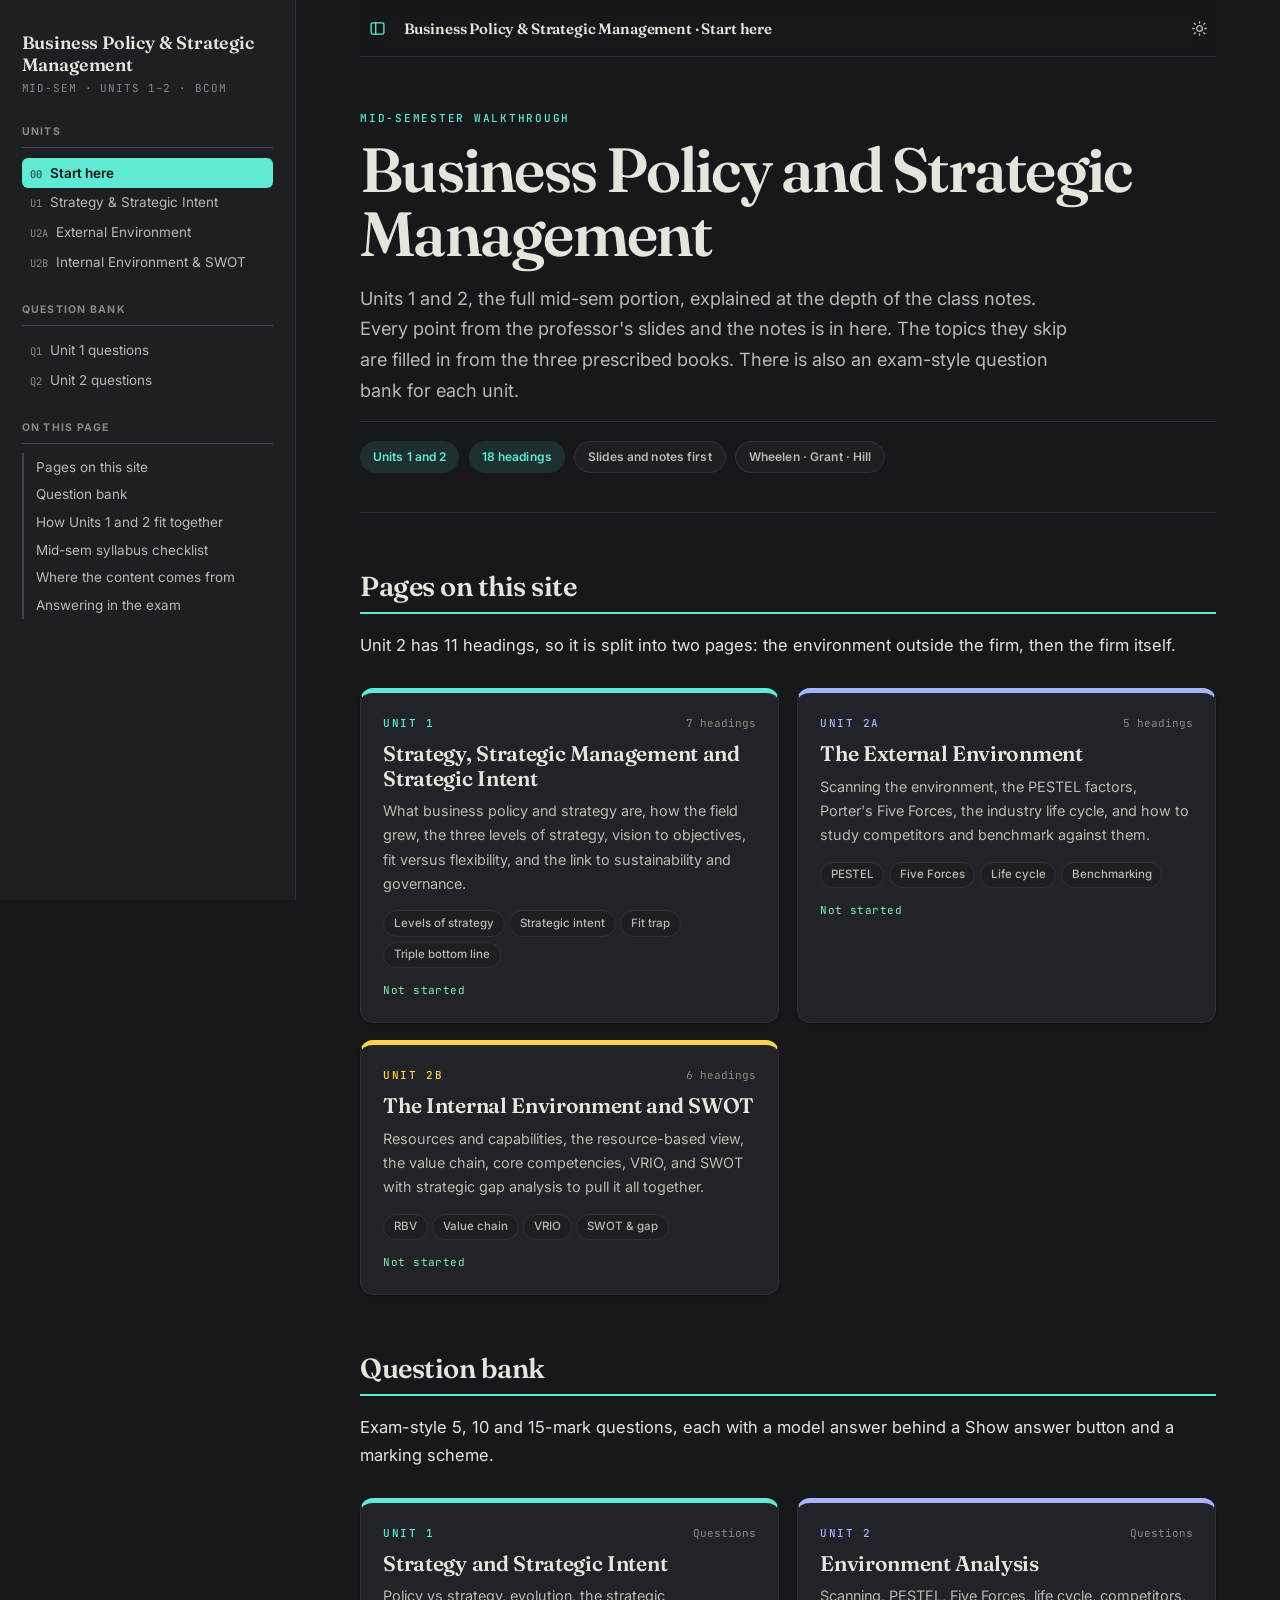
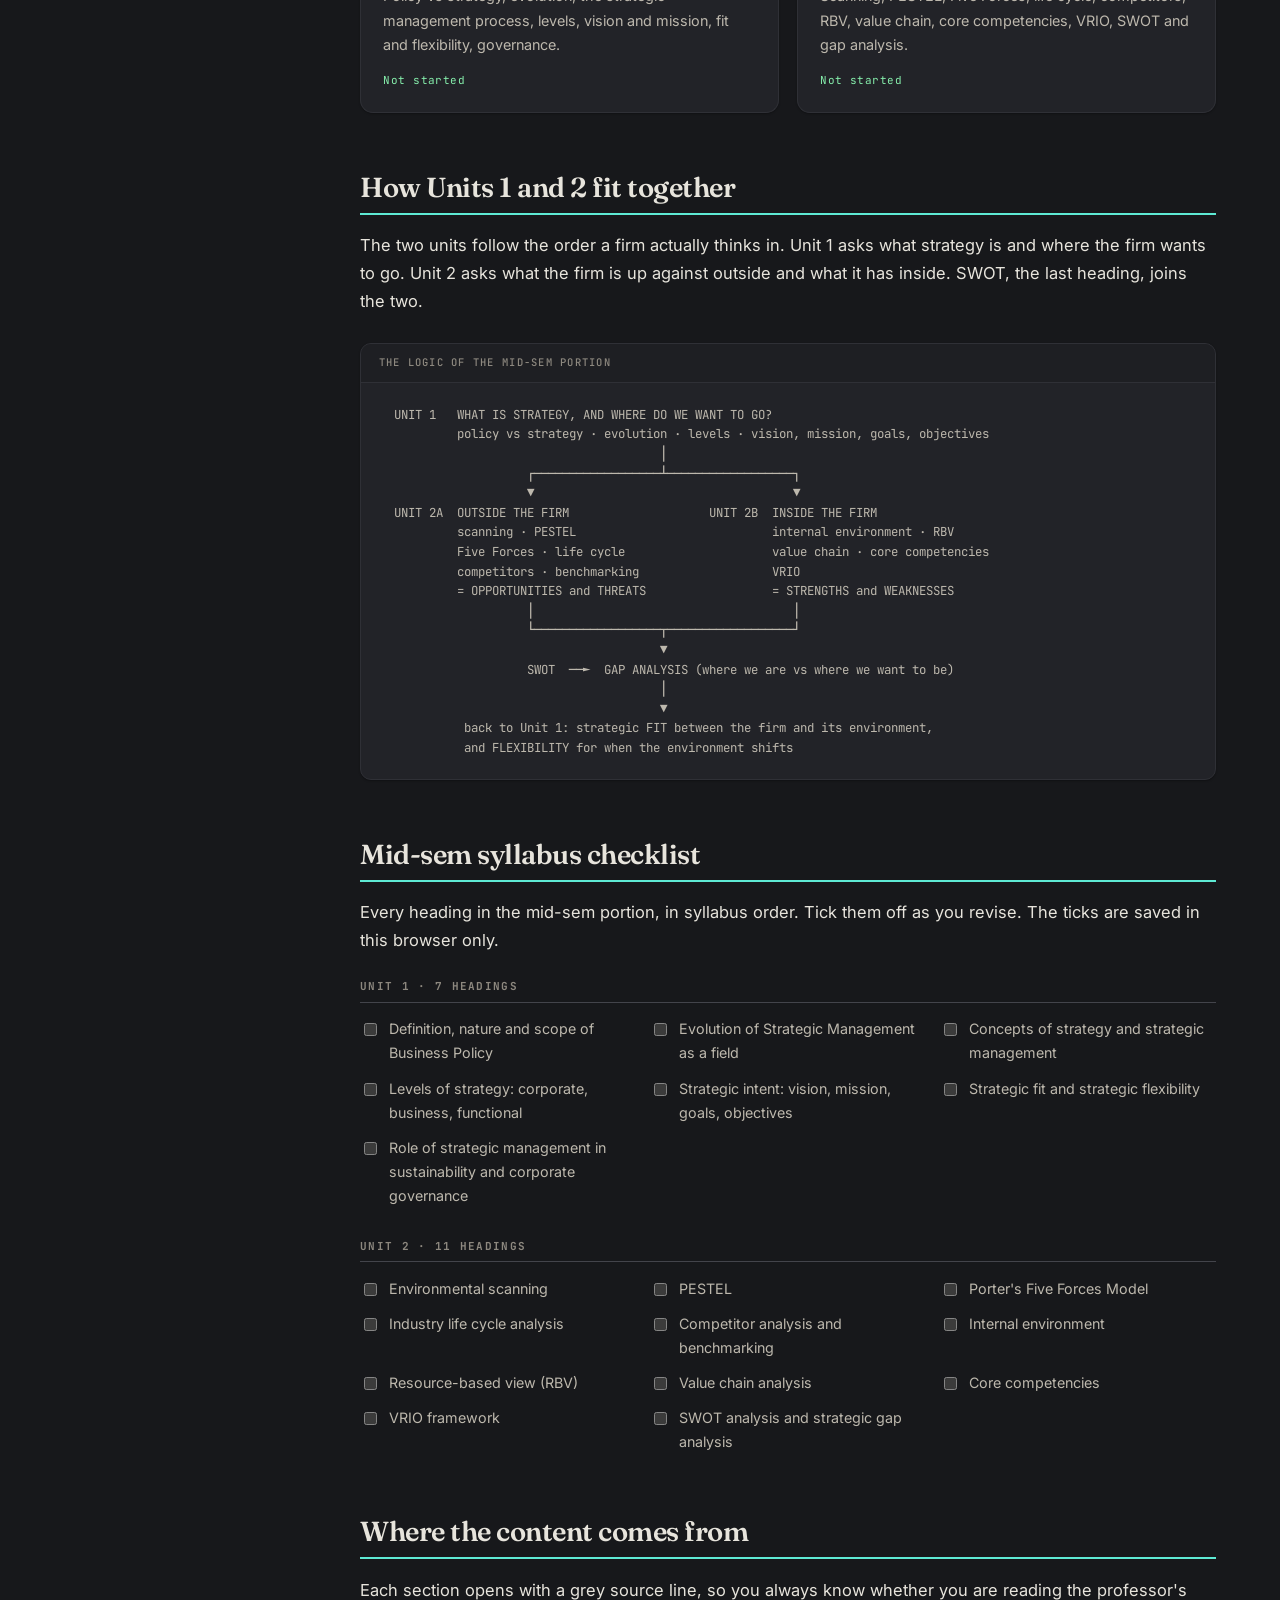
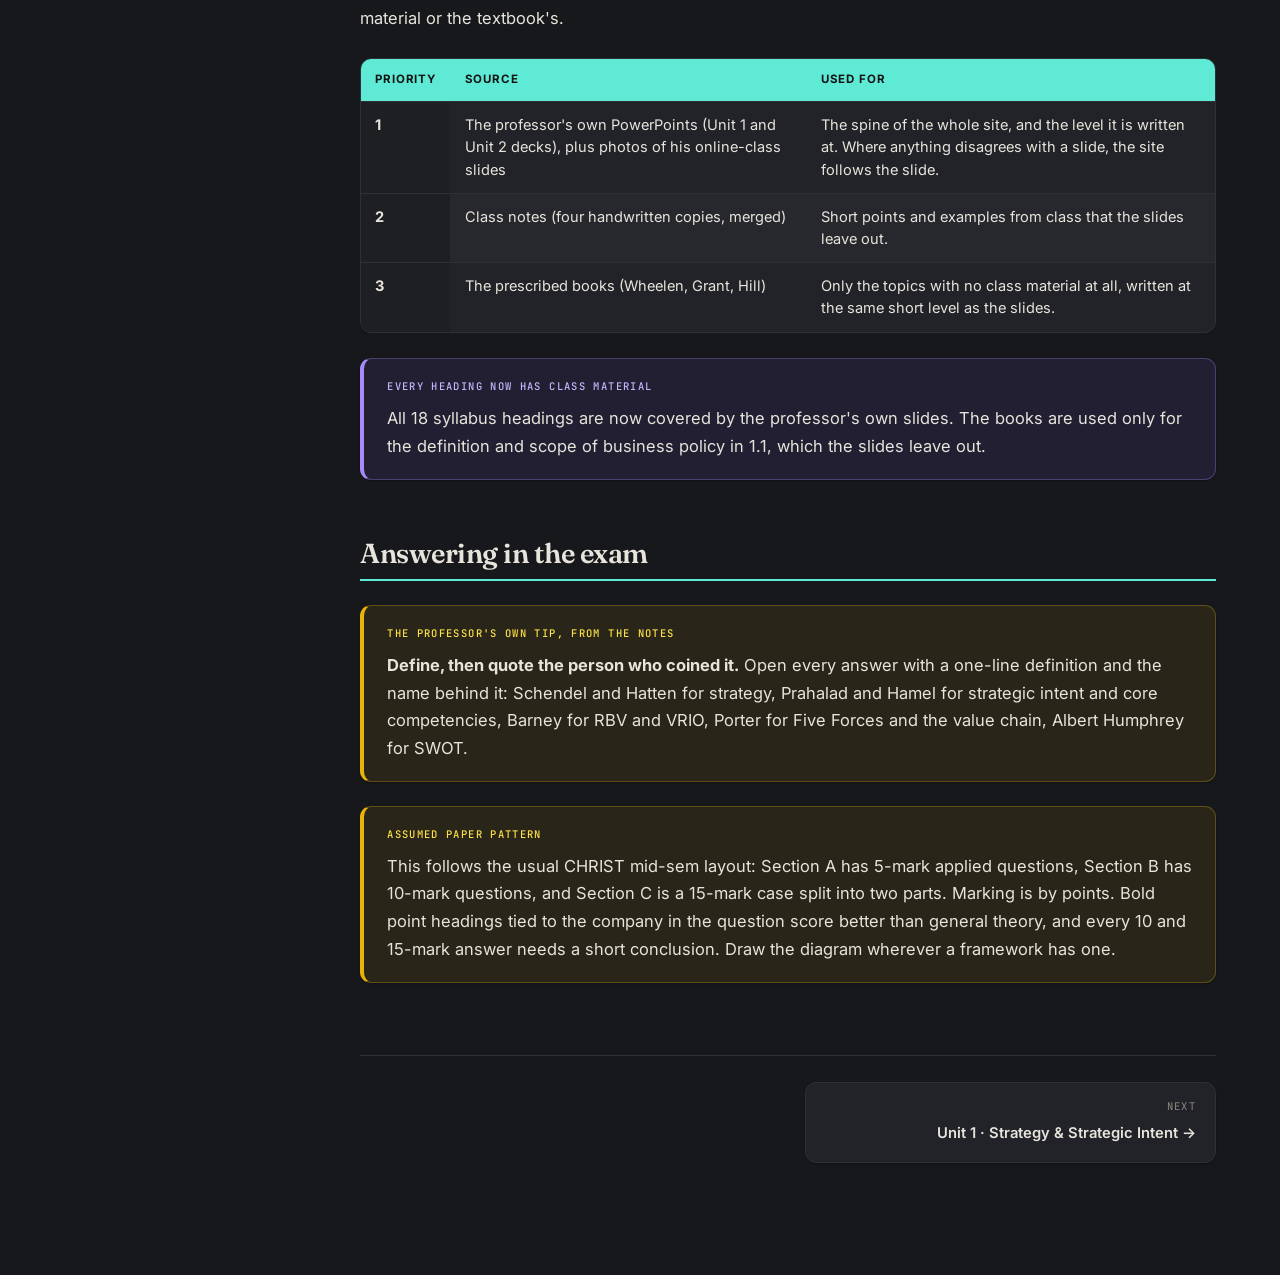
<file: index.html>
<!DOCTYPE html>
<html lang="en">
<head>
<meta charset="utf-8">
<meta name="viewport" content="width=device-width, initial-scale=1">
<title>Business Policy &amp; Strategic Management · Mid-sem Study Guide</title>
<link rel="stylesheet" href="assets/style.css?v=2">
<script src="assets/study.js?v=2"></script>
</head>
<body data-unit="0">
<div class="shell">

<aside class="sidebar">
  <a class="side-brand" href="index.html">Business Policy &amp; Strategic Management</a>
  <div class="side-code">Mid-sem · Units 1–2 · BCom</div>
  <div class="side-group">
    <h4>Units</h4>
    <a class="side-unit current" href="index.html"><span class="su-n">00</span><span>Start here</span></a>
    <a class="side-unit" href="unit1.html"><span class="su-n">U1</span><span>Strategy &amp; Strategic Intent</span></a>
    <a class="side-unit" href="unit2a.html"><span class="su-n">U2A</span><span>External Environment</span></a>
    <a class="side-unit" href="unit2b.html"><span class="su-n">U2B</span><span>Internal Environment &amp; SWOT</span></a>
  </div>
  <div class="side-group">
    <h4>Question bank</h4>
    <a class="side-unit" href="qbank-unit1.html"><span class="su-n">Q1</span><span>Unit 1 questions</span></a>
    <a class="side-unit" href="qbank-unit2.html"><span class="su-n">Q2</span><span>Unit 2 questions</span></a>
  </div>
  <div class="side-group">
    <h4>On this page</h4>
    <ul class="side-toc">
      <li><a href="#units">Pages on this site</a></li>
      <li><a href="#qbank">Question bank</a></li>
      <li><a href="#spine">How Units 1 and 2 fit together</a></li>
      <li><a href="#checklist">Mid-sem syllabus checklist</a></li>
      <li><a href="#sources">Where the content comes from</a></li>
      <li><a href="#exam">Answering in the exam</a></li>
    </ul>
  </div>
</aside>

<main>
<div class="wrap">

  <div class="hero">
    <div class="mh-eyebrow">Mid-semester walkthrough</div>
    <h1>Business Policy and Strategic Management</h1>
    <p class="lede">Units 1 and 2, the full mid-sem portion, explained at the depth of the class notes. Every point from the professor's slides and the notes is in here. The topics they skip are filled in from the three prescribed books. There is also an exam-style question bank for each unit.</p>
    <div class="mh-meta">
      <span class="chip">Units 1 and 2</span>
      <span class="chip">18 headings</span>
      <span class="chip plain">Slides and notes first</span>
      <span class="chip plain">Wheelen · Grant · Hill</span>
    </div>
  </div>

  <h2 class="sec" id="units">Pages on this site</h2>
  <p>Unit 2 has 11 headings, so it is split into two pages: the environment outside the firm, then the firm itself.</p>

  <div class="unit-grid">
    <a class="unit-card" data-u="1" data-page="unit1.html" href="unit1.html">
      <div class="uc-top"><span class="uc-n">Unit 1</span><span class="uc-hrs">7 headings</span></div>
      <h3>Strategy, Strategic Management and Strategic Intent</h3>
      <p>What business policy and strategy are, how the field grew, the three levels of strategy, vision to objectives, fit versus flexibility, and the link to sustainability and governance.</p>
      <div class="uc-tags"><span>Levels of strategy</span><span>Strategic intent</span><span>Fit trap</span><span>Triple bottom line</span></div>
    </a>
    <a class="unit-card" data-u="2" data-page="unit2a.html" href="unit2a.html">
      <div class="uc-top"><span class="uc-n">Unit 2A</span><span class="uc-hrs">5 headings</span></div>
      <h3>The External Environment</h3>
      <p>Scanning the environment, the PESTEL factors, Porter's Five Forces, the industry life cycle, and how to study competitors and benchmark against them.</p>
      <div class="uc-tags"><span>PESTEL</span><span>Five Forces</span><span>Life cycle</span><span>Benchmarking</span></div>
    </a>
    <a class="unit-card" data-u="3" data-page="unit2b.html" href="unit2b.html">
      <div class="uc-top"><span class="uc-n">Unit 2B</span><span class="uc-hrs">6 headings</span></div>
      <h3>The Internal Environment and SWOT</h3>
      <p>Resources and capabilities, the resource-based view, the value chain, core competencies, VRIO, and SWOT with strategic gap analysis to pull it all together.</p>
      <div class="uc-tags"><span>RBV</span><span>Value chain</span><span>VRIO</span><span>SWOT &amp; gap</span></div>
    </a>
  </div>

  <h2 class="sec" id="qbank">Question bank</h2>
  <p>Exam-style 5, 10 and 15-mark questions, each with a model answer behind a Show answer button and a marking scheme.</p>
  <div class="unit-grid">
    <a class="unit-card" data-u="1" data-page="qbank-unit1.html" href="qbank-unit1.html">
      <div class="uc-top"><span class="uc-n">Unit 1</span><span class="uc-hrs">Questions</span></div>
      <h3>Strategy and Strategic Intent</h3>
      <p>Policy vs strategy, evolution, the strategic management process, levels, vision and mission, fit and flexibility, governance.</p>
    </a>
    <a class="unit-card" data-u="2" data-page="qbank-unit2.html" href="qbank-unit2.html">
      <div class="uc-top"><span class="uc-n">Unit 2</span><span class="uc-hrs">Questions</span></div>
      <h3>Environment Analysis</h3>
      <p>Scanning, PESTEL, Five Forces, life cycle, competitors, RBV, value chain, core competencies, VRIO, SWOT and gap analysis.</p>
    </a>
  </div>

  <h2 class="sec" id="spine">How Units 1 and 2 fit together</h2>
  <p>The two units follow the order a firm actually thinks in. Unit 1 asks what strategy is and where the firm wants to go. Unit 2 asks what the firm is up against outside and what it has inside. SWOT, the last heading, joins the two.</p>

  <figure class="dia">
    <figcaption>The logic of the mid-sem portion</figcaption>
<pre>
  UNIT 1   WHAT IS STRATEGY, AND WHERE DO WE WANT TO GO?
           policy vs strategy · evolution · levels · vision, mission, goals, objectives
                                        │
                     ┌──────────────────┴──────────────────┐
                     ▼                                     ▼
  UNIT 2A  OUTSIDE THE FIRM                    UNIT 2B  INSIDE THE FIRM
           scanning · PESTEL                            internal environment · RBV
           Five Forces · life cycle                     value chain · core competencies
           competitors · benchmarking                   VRIO
           = OPPORTUNITIES and THREATS                  = STRENGTHS and WEAKNESSES
                     │                                     │
                     └──────────────────┬──────────────────┘
                                        ▼
                     SWOT  ──►  GAP ANALYSIS (where we are vs where we want to be)
                                        │
                                        ▼
            back to Unit 1: strategic FIT between the firm and its environment,
            and FLEXIBILITY for when the environment shifts
</pre>
  </figure>

  <h2 class="sec" id="checklist">Mid-sem syllabus checklist</h2>
  <p>Every heading in the mid-sem portion, in syllabus order. Tick them off as you revise. The ticks are saved in this browser only.</p>

  <div class="checklist">
    <div class="cl-unit">
      <h4>Unit 1 · 7 headings</h4>
      <div class="cl-grid">
        <label><input type="checkbox"> Definition, nature and scope of Business Policy</label>
        <label><input type="checkbox"> Evolution of Strategic Management as a field</label>
        <label><input type="checkbox"> Concepts of strategy and strategic management</label>
        <label><input type="checkbox"> Levels of strategy: corporate, business, functional</label>
        <label><input type="checkbox"> Strategic intent: vision, mission, goals, objectives</label>
        <label><input type="checkbox"> Strategic fit and strategic flexibility</label>
        <label><input type="checkbox"> Role of strategic management in sustainability and corporate governance</label>
      </div>
    </div>
    <div class="cl-unit">
      <h4>Unit 2 · 11 headings</h4>
      <div class="cl-grid">
        <label><input type="checkbox"> Environmental scanning</label>
        <label><input type="checkbox"> PESTEL</label>
        <label><input type="checkbox"> Porter's Five Forces Model</label>
        <label><input type="checkbox"> Industry life cycle analysis</label>
        <label><input type="checkbox"> Competitor analysis and benchmarking</label>
        <label><input type="checkbox"> Internal environment</label>
        <label><input type="checkbox"> Resource-based view (RBV)</label>
        <label><input type="checkbox"> Value chain analysis</label>
        <label><input type="checkbox"> Core competencies</label>
        <label><input type="checkbox"> VRIO framework</label>
        <label><input type="checkbox"> SWOT analysis and strategic gap analysis</label>
      </div>
    </div>
  </div>

  <h2 class="sec" id="sources">Where the content comes from</h2>
  <p>Each section opens with a grey source line, so you always know whether you are reading the professor's material or the textbook's.</p>

  <div class="tbl-scroll">
  <table>
    <thead><tr><th>Priority</th><th>Source</th><th>Used for</th></tr></thead>
    <tbody>
      <tr><th>1</th><td>The professor's own PowerPoints (Unit 1 and Unit 2 decks), plus photos of his online-class slides</td><td>The spine of the whole site, and the level it is written at. Where anything disagrees with a slide, the site follows the slide.</td></tr>
      <tr><th>2</th><td>Class notes (four handwritten copies, merged)</td><td>Short points and examples from class that the slides leave out.</td></tr>
      <tr><th>3</th><td>The prescribed books (Wheelen, Grant, Hill)</td><td>Only the topics with no class material at all, written at the same short level as the slides.</td></tr>
    </tbody>
  </table>
  </div>

  <div class="box key">
    <span class="box-label">Every heading now has class material</span>
    <p>All 18 syllabus headings are now covered by the professor's own slides. The books are used only for the definition and scope of business policy in 1.1, which the slides leave out.</p>
  </div>

  <h2 class="sec" id="exam">Answering in the exam</h2>

  <div class="box exam">
    <span class="box-label">The professor's own tip, from the notes</span>
    <p><strong>Define, then quote the person who coined it.</strong> Open every answer with a one-line definition and the name behind it: Schendel and Hatten for strategy, Prahalad and Hamel for strategic intent and core competencies, Barney for RBV and VRIO, Porter for Five Forces and the value chain, Albert Humphrey for SWOT.</p>
  </div>

  <div class="box exam">
    <span class="box-label">Assumed paper pattern</span>
    <p>This follows the usual CHRIST mid-sem layout: Section A has 5-mark applied questions, Section B has 10-mark questions, and Section C is a 15-mark case split into two parts. Marking is by points. Bold point headings tied to the company in the question score better than general theory, and every 10 and 15-mark answer needs a short conclusion. Draw the diagram wherever a framework has one.</p>
  </div>

  <div class="pager">
    <span></span>
    <a class="next" href="unit1.html">
      <span class="pg-lbl">Next</span>
      <span class="pg-ttl">Unit 1 · Strategy &amp; Strategic Intent →</span>
    </a>
  </div>

</div>
</main>
</div>
</body>
</html>
</file>
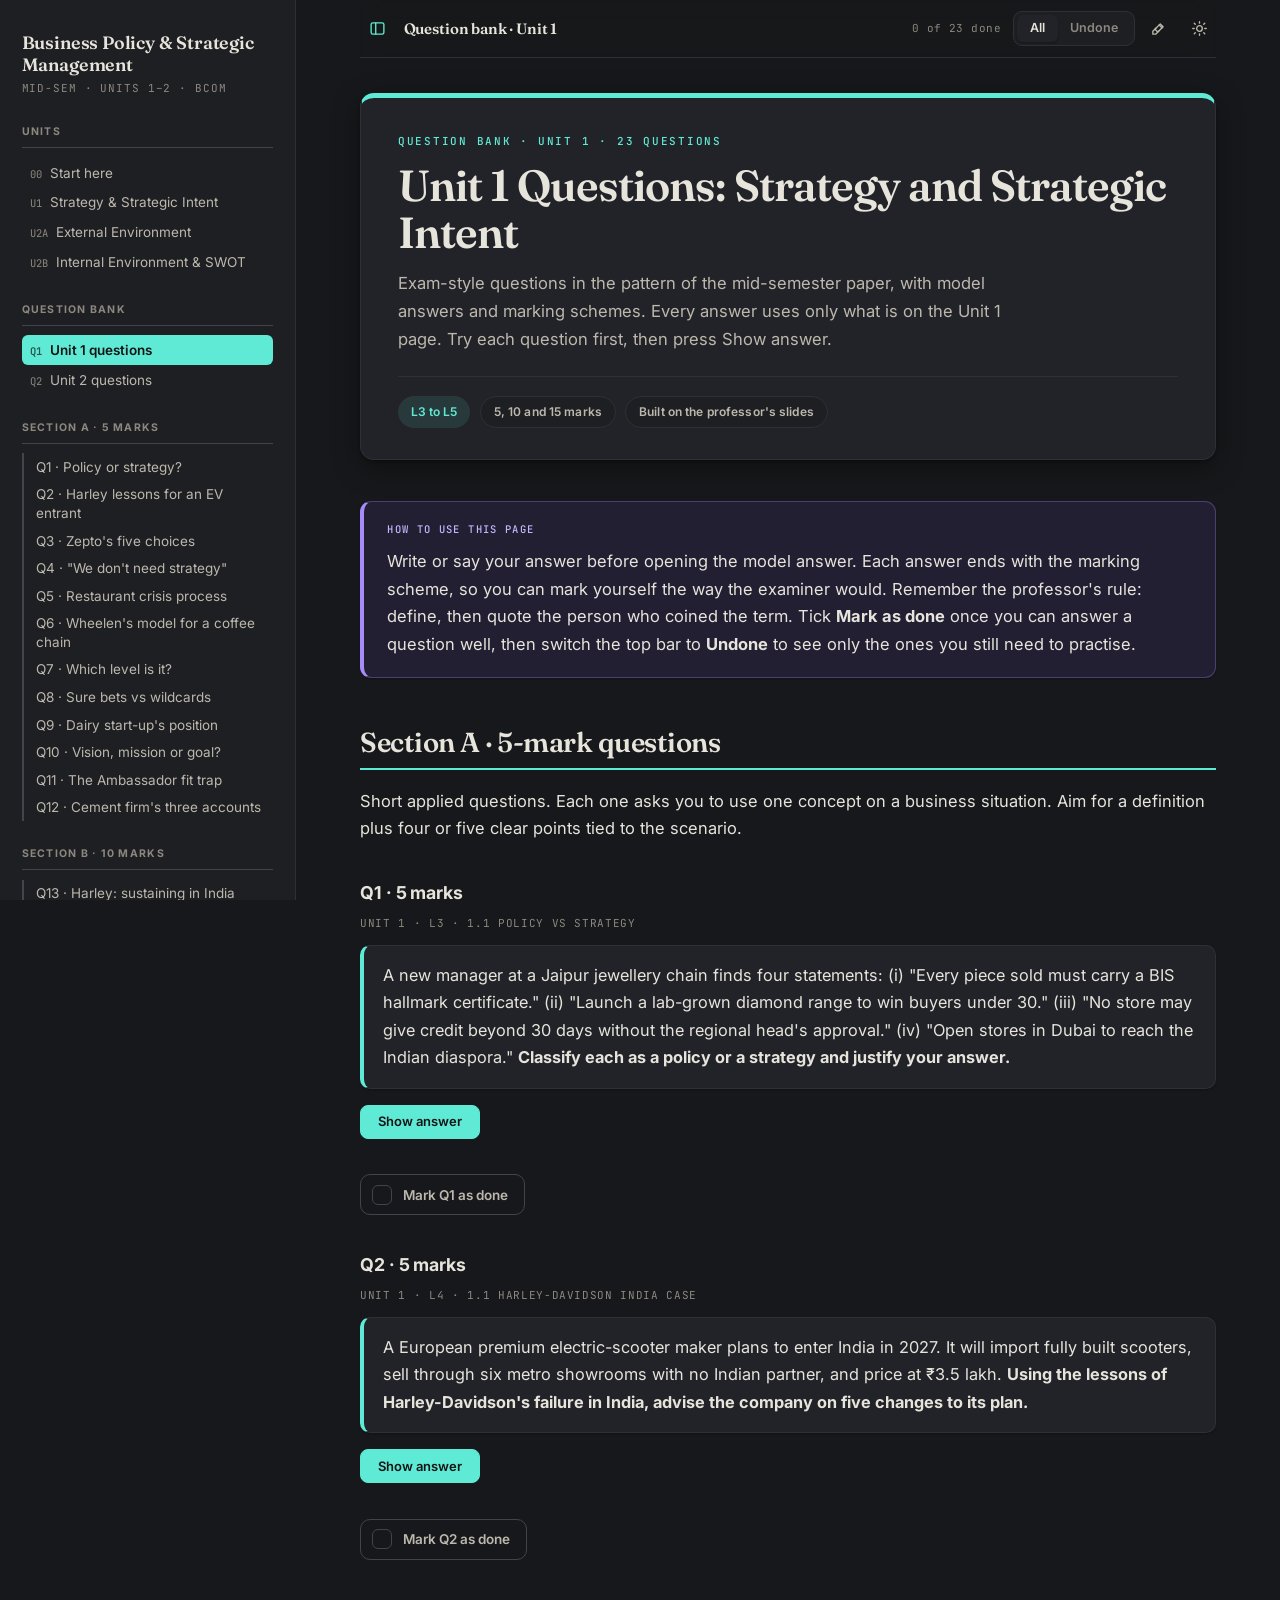
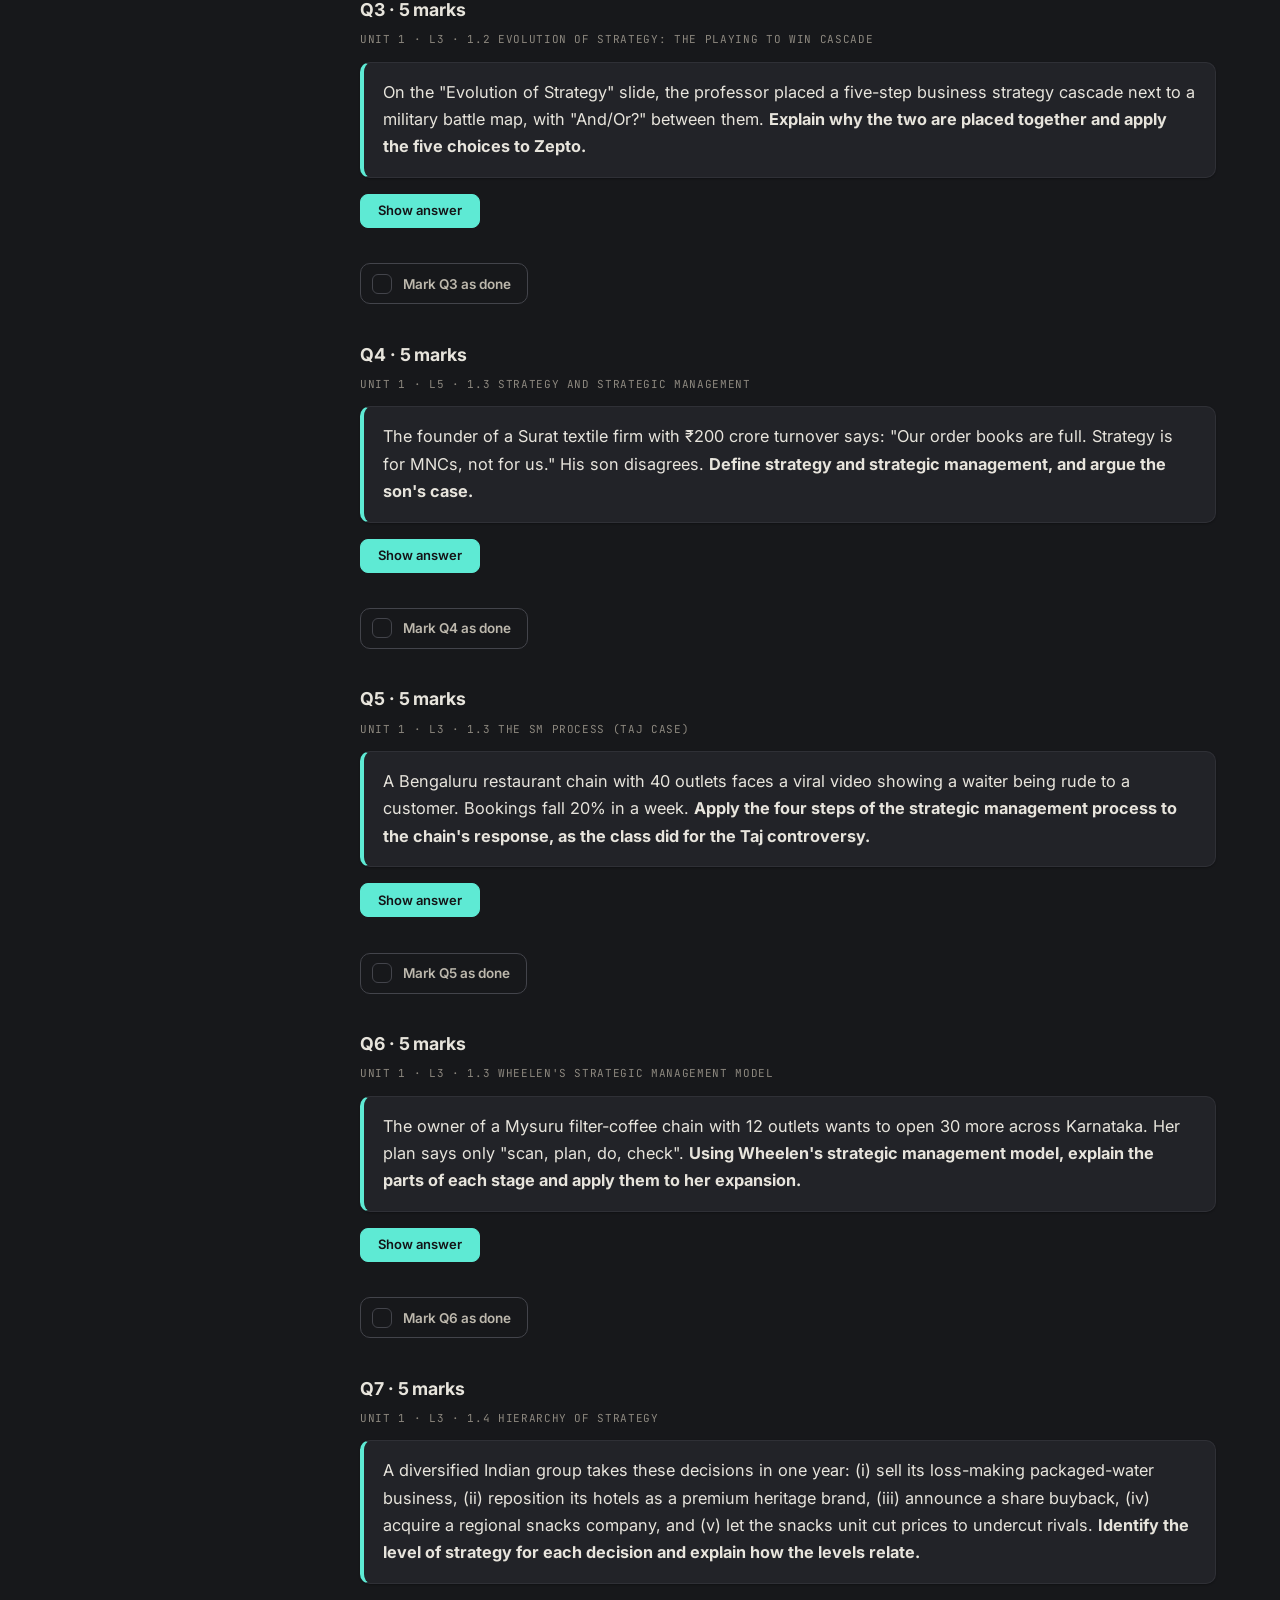
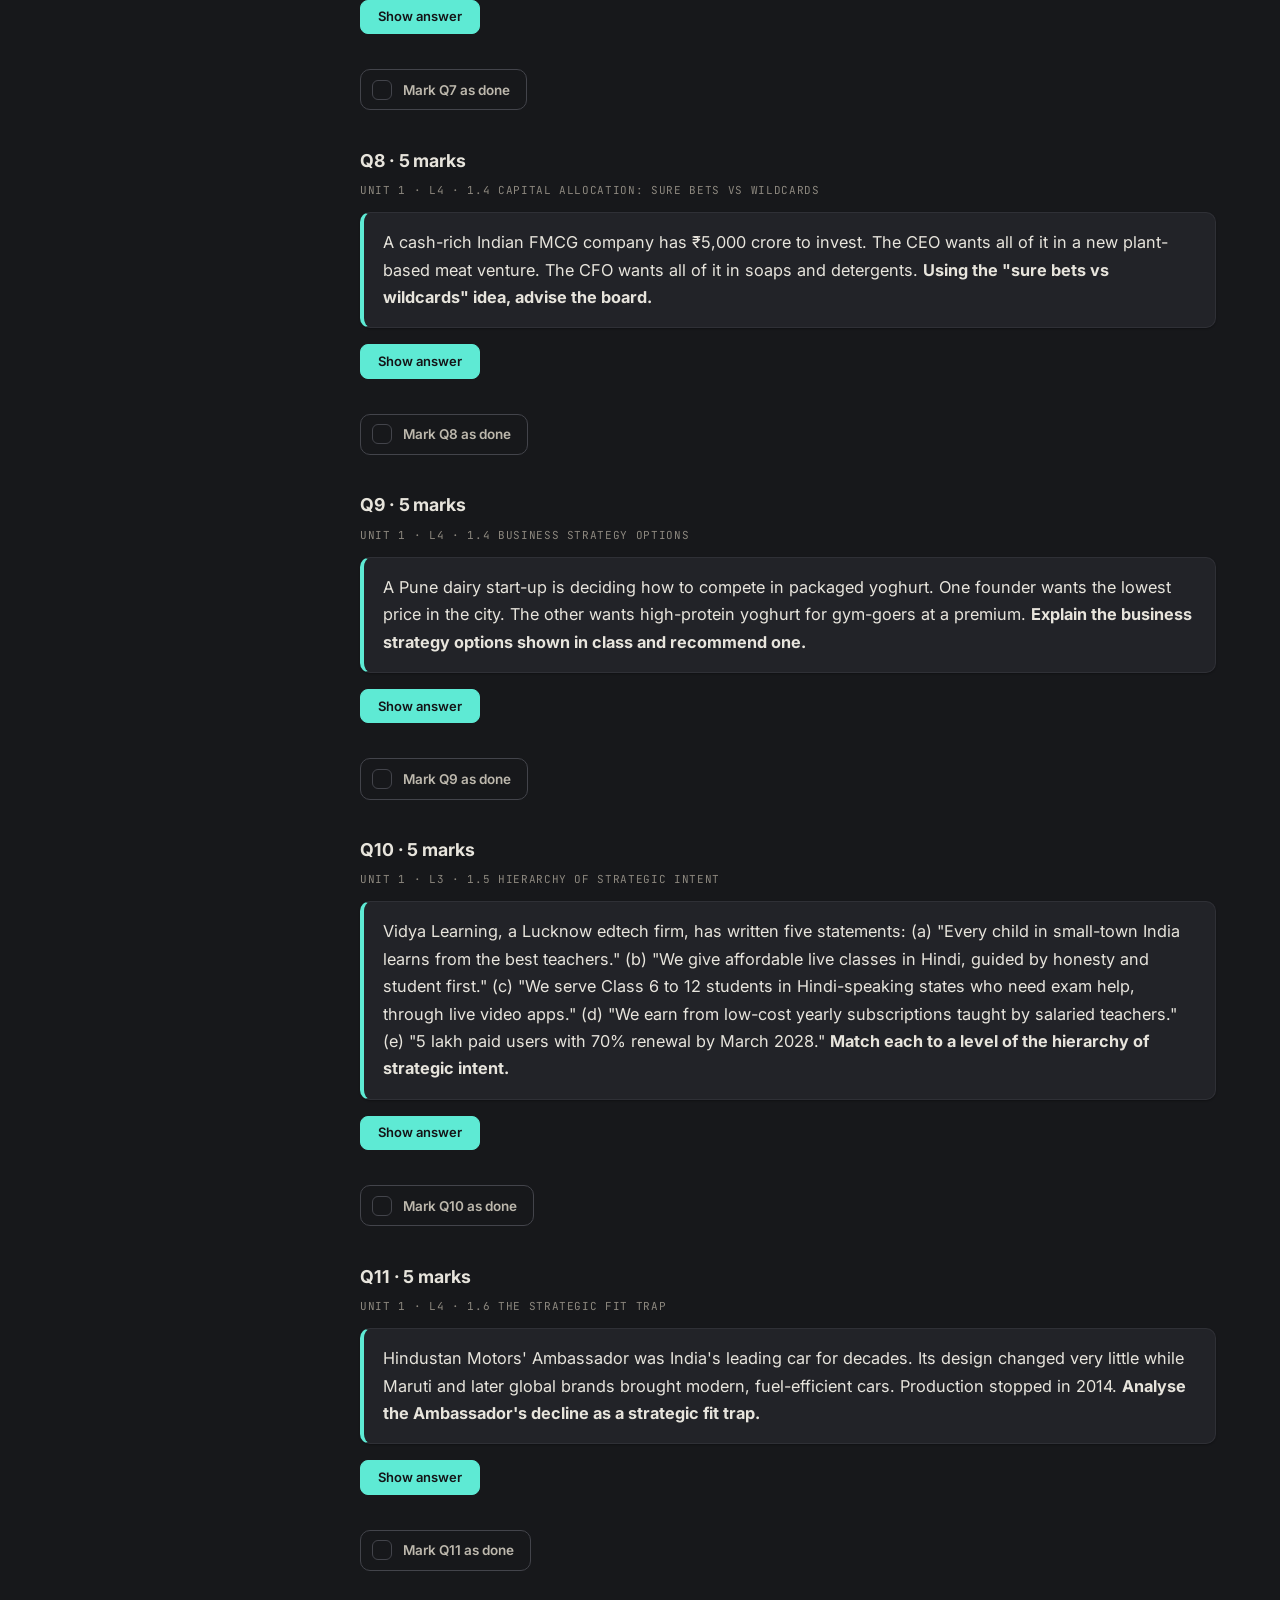
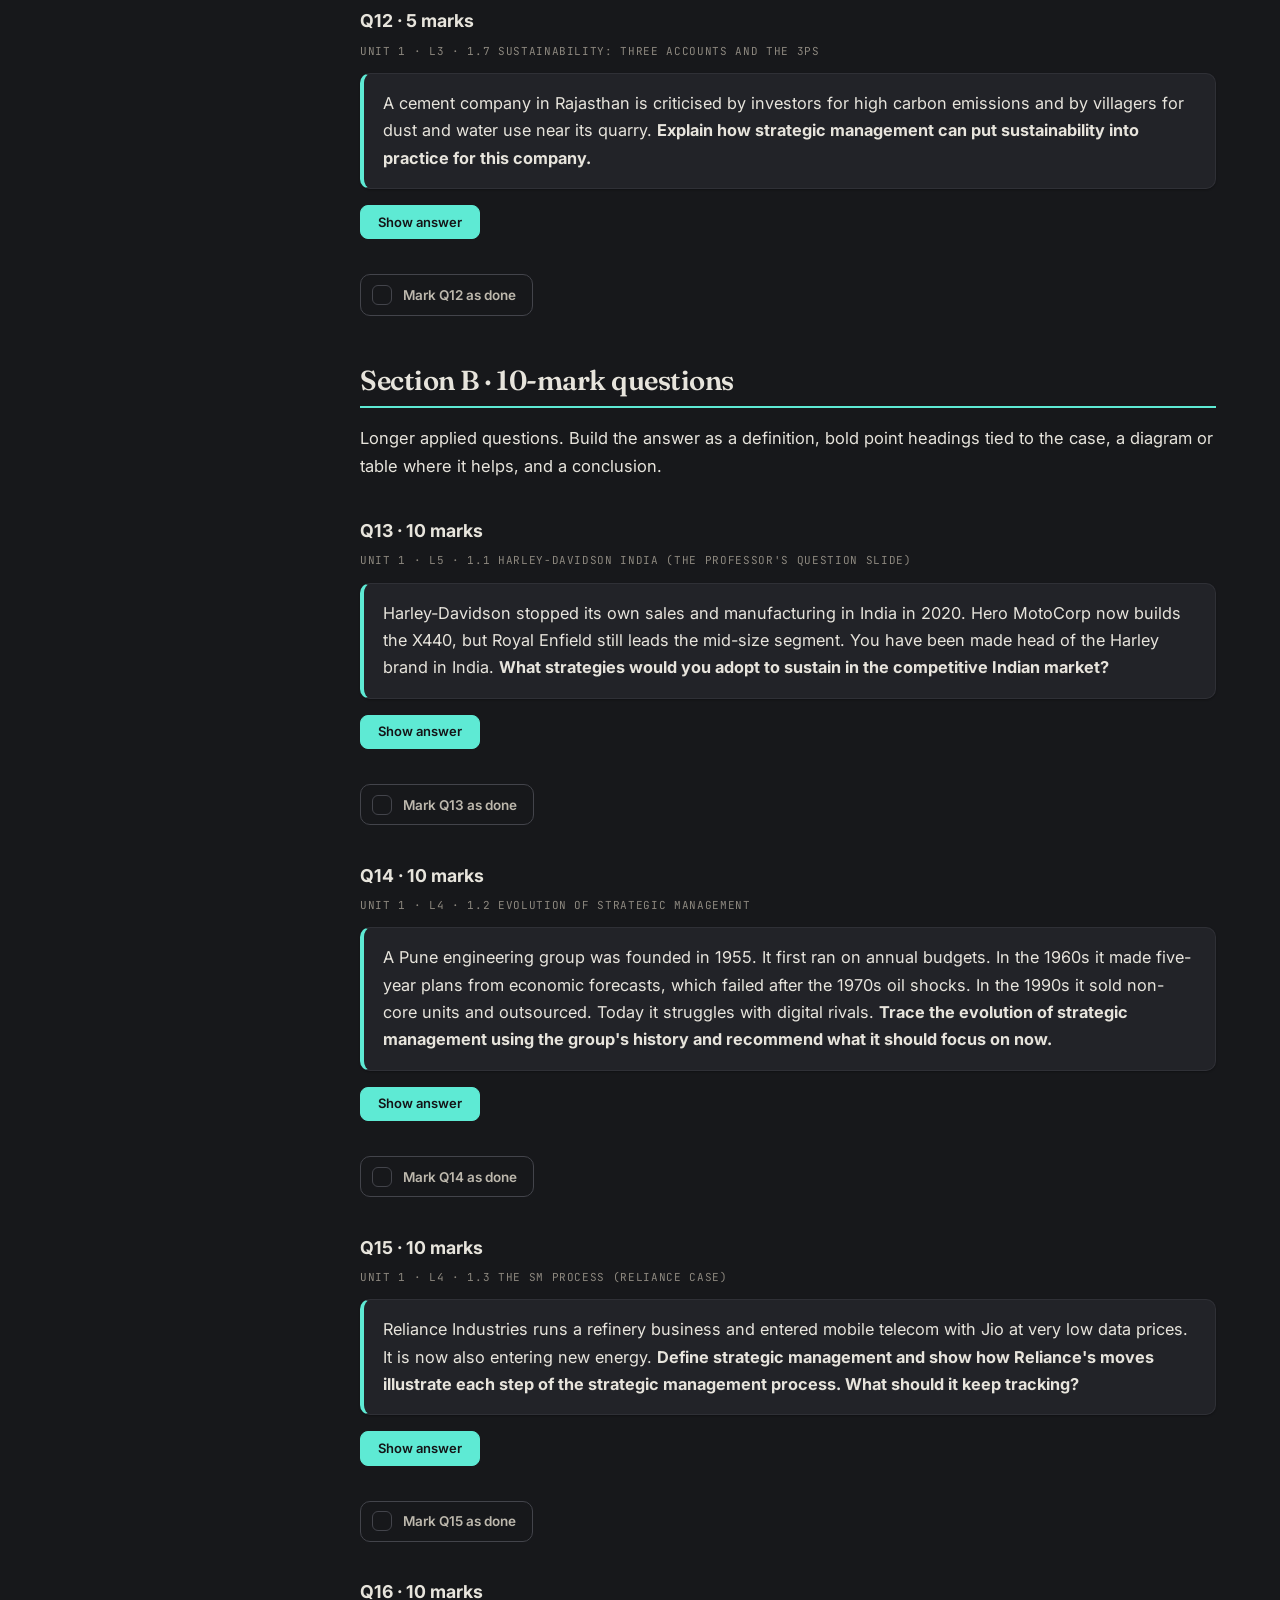
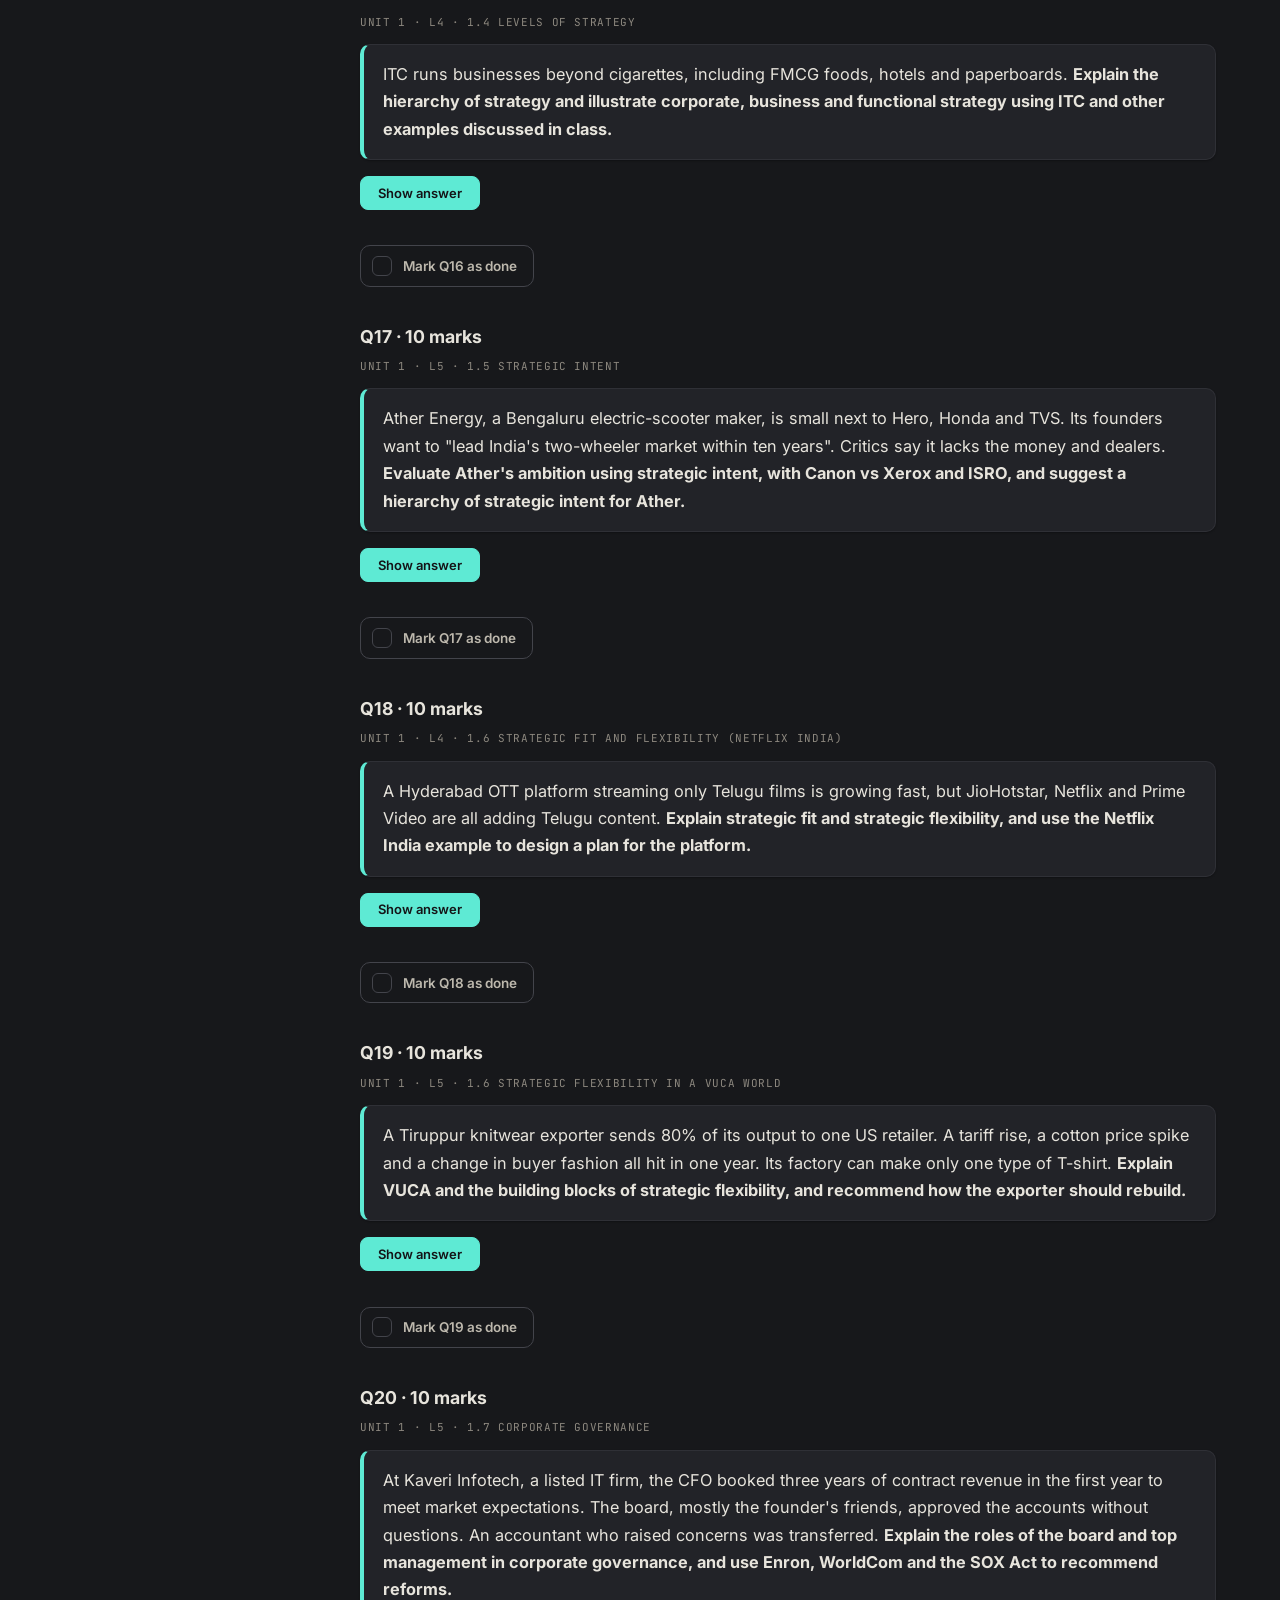
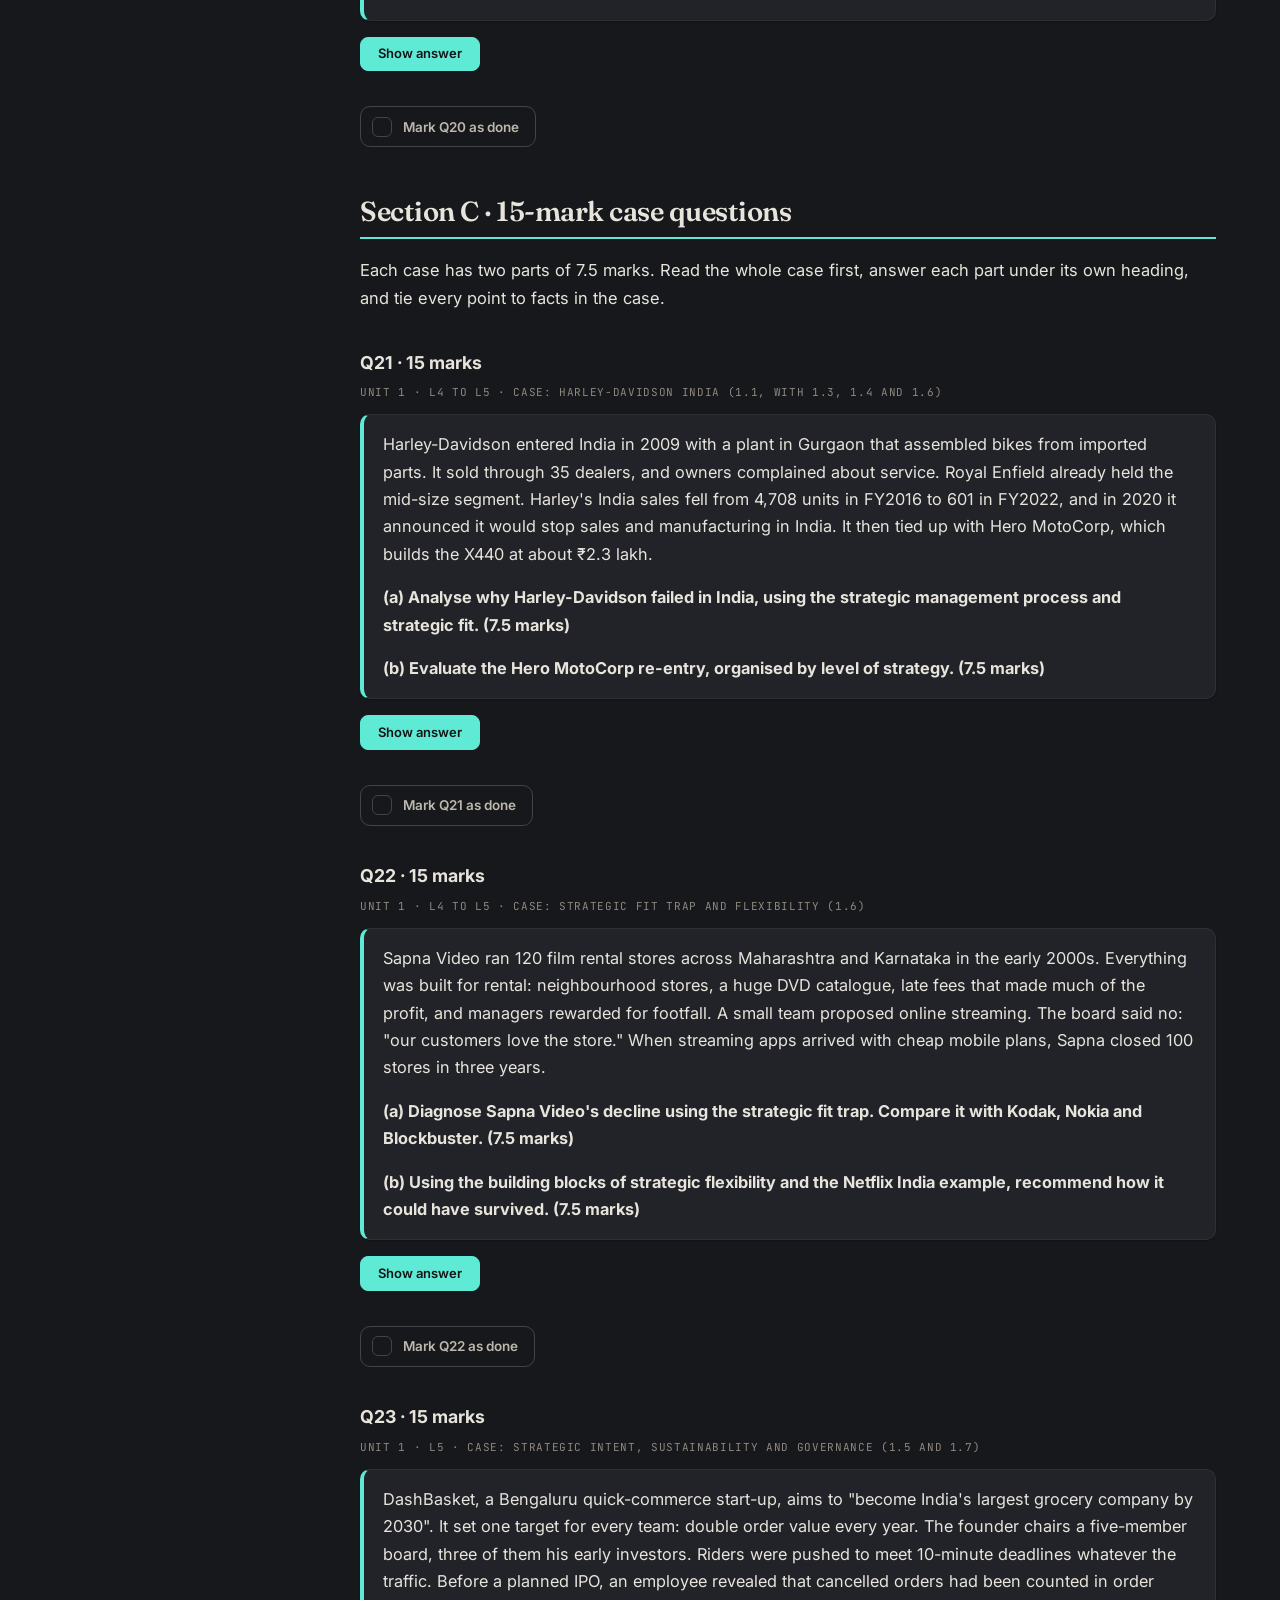
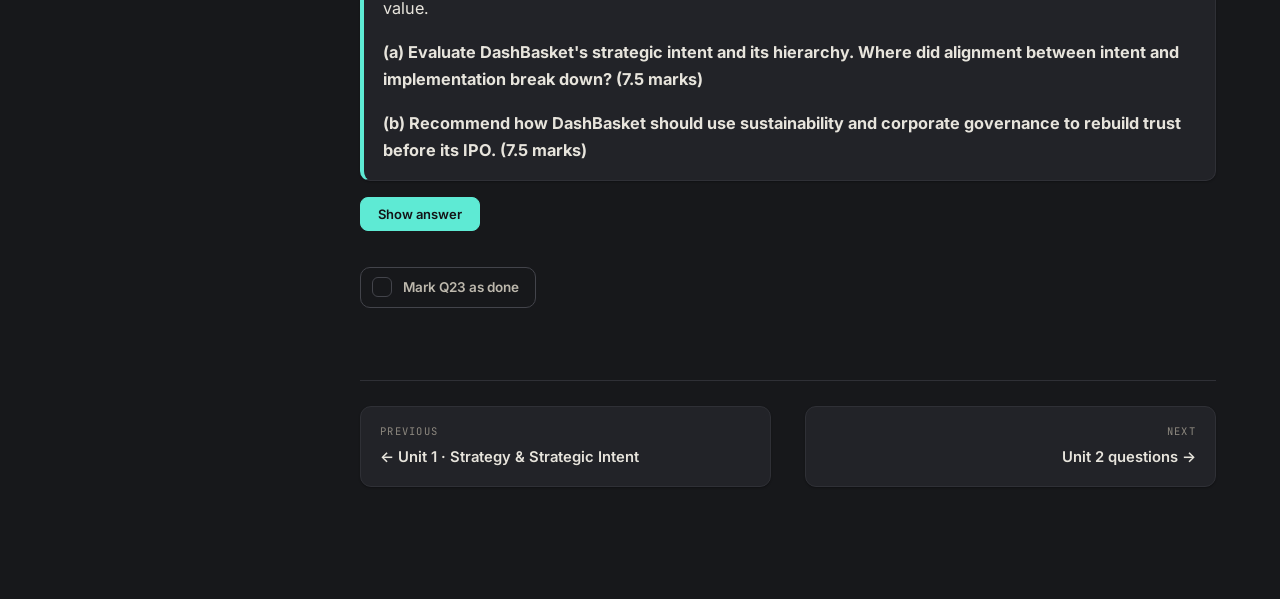
<file: qbank-unit1.html>
<!DOCTYPE html>
<html lang="en">
<head>
<meta charset="utf-8">
<meta name="viewport" content="width=device-width, initial-scale=1">
<title>Question bank · Unit 1 · BPSM</title>
<link rel="stylesheet" href="assets/style.css?v=2">
<script src="assets/study.js?v=2"></script>
</head>
<body data-unit="1" data-title="Question bank · Unit 1">
<div class="shell">

<aside class="sidebar">
  <a class="side-brand" href="index.html">Business Policy &amp; Strategic Management</a>
  <div class="side-code">Mid-sem · Units 1–2 · BCom</div>
  <div class="side-group">
    <h4>Units</h4>
    <a class="side-unit" href="index.html"><span class="su-n">00</span><span>Start here</span></a>
    <a class="side-unit" href="unit1.html"><span class="su-n">U1</span><span>Strategy &amp; Strategic Intent</span></a>
    <a class="side-unit" href="unit2a.html"><span class="su-n">U2A</span><span>External Environment</span></a>
    <a class="side-unit" href="unit2b.html"><span class="su-n">U2B</span><span>Internal Environment &amp; SWOT</span></a>
  </div>
  <div class="side-group">
    <h4>Question bank</h4>
    <a class="side-unit current" href="qbank-unit1.html"><span class="su-n">Q1</span><span>Unit 1 questions</span></a>
    <a class="side-unit" href="qbank-unit2.html"><span class="su-n">Q2</span><span>Unit 2 questions</span></a>
  </div>

  <div class="side-group">
    <h4>Section A · 5 marks</h4>
    <ul class="side-toc">
      <li><a href="#q1">Q1 · Policy or strategy?</a></li>
      <li><a href="#q2">Q2 · Harley lessons for an EV entrant</a></li>
      <li><a href="#q3">Q3 · Zepto's five choices</a></li>
      <li><a href="#q4">Q4 · "We don't need strategy"</a></li>
      <li><a href="#q5">Q5 · Restaurant crisis process</a></li>
      <li><a href="#q6">Q6 · Wheelen's model for a coffee chain</a></li>
      <li><a href="#q7">Q7 · Which level is it?</a></li>
      <li><a href="#q8">Q8 · Sure bets vs wildcards</a></li>
      <li><a href="#q9">Q9 · Dairy start-up's position</a></li>
      <li><a href="#q10">Q10 · Vision, mission or goal?</a></li>
      <li><a href="#q11">Q11 · The Ambassador fit trap</a></li>
      <li><a href="#q12">Q12 · Cement firm's three accounts</a></li>
    </ul>
  </div>

  <div class="side-group">
    <h4>Section B · 10 marks</h4>
    <ul class="side-toc">
      <li><a href="#q13">Q13 · Harley: sustaining in India</a></li>
      <li><a href="#q14">Q14 · Engineering group's evolution</a></li>
      <li><a href="#q15">Q15 · Reliance through the 4 steps</a></li>
      <li><a href="#q16">Q16 · ITC and the three levels</a></li>
      <li><a href="#q17">Q17 · Ather's strategic intent</a></li>
      <li><a href="#q18">Q18 · Regional OTT fit and flexibility</a></li>
      <li><a href="#q19">Q19 · Tiruppur exporter in VUCA</a></li>
      <li><a href="#q20">Q20 · Governance failure at Kaveri Infotech</a></li>
    </ul>
  </div>

  <div class="side-group">
    <h4>Section C · 15 marks</h4>
    <ul class="side-toc">
      <li><a href="#q21">Q21 · Harley-Davidson India</a></li>
      <li><a href="#q22">Q22 · Sapna Video's decline</a></li>
      <li><a href="#q23">Q23 · DashBasket's growth at any cost</a></li>
    </ul>
  </div>
</aside>

<main>
<div class="wrap">

  <header class="masthead">
    <div class="mh-eyebrow">Question bank · Unit 1 · 23 questions</div>
    <h1>Unit 1 Questions: Strategy and Strategic Intent</h1>
    <p class="mh-sub">Exam-style questions in the pattern of the mid-semester paper, with model answers and marking schemes. Every answer uses only what is on the Unit 1 page. Try each question first, then press Show answer.</p>
    <div class="mh-meta">
      <span class="chip">L3 to L5</span>
      <span class="chip plain">5, 10 and 15 marks</span>
      <span class="chip plain">Built on the professor's slides</span>
    </div>
  </header>

  <div class="box key">
    <span class="box-label">How to use this page</span>
    <p>Write or say your answer before opening the model answer. Each answer ends with the marking scheme, so you can mark yourself the way the examiner would. Remember the professor's rule: define, then quote the person who coined the term. Tick <strong>Mark as done</strong> once you can answer a question well, then switch the top bar to <strong>Undone</strong> to see only the ones you still need to practise.</p>
  </div>

  <h2 class="sec qb-divider">Section A · 5-mark questions</h2>
  <p>Short applied questions. Each one asks you to use one concept on a business situation. Aim for a definition plus four or five clear points tied to the scenario.</p>

  <!-- Q1 -->
  <h3 id="q1">Q1 · 5 marks</h3>
  <p class="q-meta">Unit 1 · L3 · 1.1 Policy vs strategy</p>
  <div class="q-text"><p>A new manager at a Jaipur jewellery chain finds four statements: (i) "Every piece sold must carry a BIS hallmark certificate." (ii) "Launch a lab-grown diamond range to win buyers under 30." (iii) "No store may give credit beyond 30 days without the regional head's approval." (iv) "Open stores in Dubai to reach the Indian diaspora." <strong>Classify each as a policy or a strategy and justify your answer.</strong></p></div>
  <div class="answer">
    <p>Schendel and Hatten define strategy as "the major plan of action chosen to reach its goals". The slide separates policy and strategy on two bases: nature and focus.</p>
    <ul>
      <li><strong>The basis:</strong> a policy is fixed, uniform and standing, and decision-oriented. It sets boundaries for routine internal work. A strategy is dynamic and adaptable, and action-oriented. It sets out steps to reach a target or react to competition.</li>
      <li><strong>(i) Hallmark certificate: policy.</strong> It applies to every sale, every day, and keeps internal practice uniform.</li>
      <li><strong>(ii) Lab-grown range: strategy.</strong> It reacts to an external change (younger buyers, cheaper stones) and is a plan of action aimed at a new target.</li>
      <li><strong>(iii) Credit rule: policy.</strong> It sets what store managers can and cannot do in a routine activity.</li>
      <li><strong>(iv) Dubai stores: strategy.</strong> It is an action-oriented growth move into a new market, and it will be adapted as the firm learns.</li>
    </ul>
    <div class="box exam"><span class="box-label">Marking scheme</span><p>Definition and the nature/focus basis: 1 mark. Correct classification with a reason: 1 mark each for the four statements (4 marks).</p></div>
  </div>

  <!-- Q2 -->
  <h3 id="q2">Q2 · 5 marks</h3>
  <p class="q-meta">Unit 1 · L4 · 1.1 Harley-Davidson India case</p>
  <div class="q-text"><p>A European premium electric-scooter maker plans to enter India in 2027. It will import fully built scooters, sell through six metro showrooms with no Indian partner, and price at ₹3.5 lakh. <strong>Using the lessons of Harley-Davidson's failure in India, advise the company on five changes to its plan.</strong></p></div>
  <div class="answer">
    <p>Strategy is the major plan of action chosen to reach the firm's goals (Schendel and Hatten). Harley's plan did not adapt to the Indian market, and it stopped sales and manufacturing in India in 2020. The scooter maker's plan repeats its mistakes.</p>
    <ul>
      <li><strong>Build locally:</strong> Harley only assembled imported parts, so its bikes bore a 56% tax burden against 28% GST on bikes made in India. Local manufacturing would cut the ₹3.5 lakh price.</li>
      <li><strong>Find a local partner:</strong> Harley had no Indian firm for supply, sales and service until Hero MotoCorp. An Indian partner gives the scooter maker all three.</li>
      <li><strong>Widen reach:</strong> Harley had just 35 dealers for all of India. Six showrooms is even smaller. A tiered network of metro flagships plus a partner's outlets in smaller cities is needed.</li>
      <li><strong>Build service back-up:</strong> Harley's 2015 fuel-pump recall of about 3,700 bikes hurt trust. Local spare parts and clear service prices are needed from day one.</li>
      <li><strong>Check demand and competition:</strong> Harley had no clear demand outlook and came too late against Royal Enfield. The scooter maker should study how many buyers pay ₹3.5 lakh and add a lower-priced model against existing Indian EV brands.</li>
    </ul>
    <div class="box exam"><span class="box-label">Marking scheme</span><p>Five changes, each linked to a named Harley failure reason: 1 mark each (5 marks). Advice without the Harley link earns half marks per point.</p></div>
  </div>

  <!-- Q3 -->
  <h3 id="q3">Q3 · 5 marks</h3>
  <p class="q-meta">Unit 1 · L3 · 1.2 Evolution of strategy: the Playing to Win cascade</p>
  <div class="q-text"><p>On the "Evolution of Strategy" slide, the professor placed a five-step business strategy cascade next to a military battle map, with "And/Or?" between them. <strong>Explain why the two are placed together and apply the five choices to Zepto.</strong></p></div>
  <div class="answer">
    <p>Strategy first came from the military setting, and business strategy grew out of it. The slide shows the business version as the <strong>Playing to Win</strong> cascade: five linked choices, each checked against the one above.</p>
    <ul>
      <li><strong>Winning aspiration:</strong> what winning looks like. Zepto wants to be the first app urban households open when they run out of daily needs.</li>
      <li><strong>Where to play:</strong> which markets, customers and products. Dense city neighbourhoods, young working households, groceries and essentials.</li>
      <li><strong>How to win:</strong> the advantage used there. Speed of delivery.</li>
      <li><strong>Must-have capabilities:</strong> what the firm must be good at. Running dark stores, small warehouses close to customers.</li>
      <li><strong>Enabling management systems:</strong> the systems and measures that support the choices. Tracking of delivery time and stock in each dark store.</li>
    </ul>
    <p>As in a battle plan, the choices must fit together. Dark stores only work where demand is dense, so "where to play" limits "how to win".</p>
    <div class="box exam"><span class="box-label">Marking scheme</span><p>Military link explained: 1 mark. Each of the five choices applied to Zepto: 0.8 marks each (4 marks).</p></div>
  </div>

  <!-- Q4 -->
  <h3 id="q4">Q4 · 5 marks</h3>
  <p class="q-meta">Unit 1 · L5 · 1.3 Strategy and strategic management</p>
  <div class="q-text"><p>The founder of a Surat textile firm with ₹200 crore turnover says: "Our order books are full. Strategy is for MNCs, not for us." His son disagrees. <strong>Define strategy and strategic management, and argue the son's case.</strong></p></div>
  <div class="answer">
    <p>Schendel and Hatten define business strategy as "the basic goals and objectives of the organisation; the major plan of action chosen to reach its goals as well as objectives". Strategic management is the process of formulating and implementing strategies to achieve those goals.</p>
    <ul>
      <li><strong>It answers two questions:</strong> where are we, and where do we want to go? Full order books answer only the first.</li>
      <li><strong>It charts the future course:</strong> the slide says strategic management is important in charting the firm's future. The firm must decide now, for example, whether to grow exports or new fabrics.</li>
      <li><strong>It keeps the firm competitive in a shifting environment:</strong> buyers can switch suppliers and fashion changes fast. Strategic management helps the firm prosper while things shift.</li>
      <li><strong>It is a process with feedback:</strong> scanning, formulation, implementation, and evaluation and control. Regular scanning spots a fall in orders before it happens.</li>
    </ul>
    <p>So the son is right. Size does not matter, because any firm needs a plan for where it is going.</p>
    <div class="box exam"><span class="box-label">Marking scheme</span><p>Definition of strategy with author: 1 mark. Definition of strategic management: 1 mark. Three arguments applied to the Surat firm: 1 mark each (3 marks).</p></div>
  </div>

  <!-- Q5 -->
  <h3 id="q5">Q5 · 5 marks</h3>
  <p class="q-meta">Unit 1 · L3 · 1.3 The SM process (Taj case)</p>
  <div class="q-text"><p>A Bengaluru restaurant chain with 40 outlets faces a viral video showing a waiter being rude to a customer. Bookings fall 20% in a week. <strong>Apply the four steps of the strategic management process to the chain's response, as the class did for the Taj controversy.</strong></p></div>
  <div class="answer">
    <p>Strategic management is the process of formulating and implementing strategies to achieve an organisation's goals. It has four steps joined by feedback. The class used them for the Taj restaurant video, and this crisis is similar.</p>
    <ul>
      <li><strong>Environmental scanning:</strong> externally, read cultural dynamics and how social media amplifies one clip. Internally, check front-line protocols: what staff were trained to do.</li>
      <li><strong>Strategy formulation:</strong> set the brand positioning ("every diner is welcome") and a conflict and crisis management plan.</li>
      <li><strong>Strategy implementation:</strong> write clear SOPs for handling guests, and train and empower staff to solve problems on the spot.</li>
      <li><strong>Evaluation and control:</strong> track sentiment, Net Promoter Score and guest feedback. Run a corrective loop: update service manuals, improve staff communication and audit floor practice in all 40 outlets.</li>
    </ul>
    <p>The results feed back into scanning, so the process keeps running after the crisis.</p>
    <div class="box exam"><span class="box-label">Marking scheme</span><p>Naming the four steps in order: 1 mark. Each step applied with a specific action for the chain: 1 mark each (4 marks).</p></div>
  </div>

  <!-- Q6 -->
  <h3 id="q6">Q6 · 5 marks</h3>
  <p class="q-meta">Unit 1 · L3 · 1.3 Wheelen's strategic management model</p>
  <div class="q-text"><p>The owner of a Mysuru filter-coffee chain with 12 outlets wants to open 30 more across Karnataka. Her plan says only "scan, plan, do, check". <strong>Using Wheelen's strategic management model, explain the parts of each stage and apply them to her expansion.</strong></p></div>
  <div class="answer">
    <p>Strategic management is the process of formulating and implementing strategies to achieve an organisation's goals. Wheelen's model on the slide splits each of its four stages into named parts.</p>
    <ul>
      <li><strong>Environmental scanning (gathering information):</strong> external: natural (coffee supply and climate), societal (general forces such as young buyers' café habits) and task (industry analysis of rival cafés). Internal: structure, culture and resources such as her brewing know-how.</li>
      <li><strong>Strategy formulation (long-range plans):</strong> mission (reason for existence), objectives (30 outlets by a set date), strategies (the plan, such as franchising in smaller towns) and policies (broad guidelines, such as "all beans from one roastery").</li>
      <li><strong>Strategy implementation (putting it into action):</strong> programs (site selection, staff training), budgets (their cost) and procedures (the steps for brewing and billing in every outlet).</li>
      <li><strong>Evaluation and control (monitoring performance):</strong> compare actual results, such as sales per outlet, with the objectives.</li>
      <li><strong>Feedback and learning:</strong> make corrections as needed. If new outlets do badly, she goes back to scanning or changes the strategy.</li>
    </ul>
    <div class="box exam"><span class="box-label">Marking scheme</span><p>Each stage with its named parts applied: 1 mark each (4 marks). Feedback loop: 1 mark. Stages named without their parts earn half marks per stage.</p></div>
  </div>

  <!-- Q7 -->
  <h3 id="q7">Q7 · 5 marks</h3>
  <p class="q-meta">Unit 1 · L3 · 1.4 Hierarchy of strategy</p>
  <div class="q-text"><p>A diversified Indian group takes these decisions in one year: (i) sell its loss-making packaged-water business, (ii) reposition its hotels as a premium heritage brand, (iii) announce a share buyback, (iv) acquire a regional snacks company, and (v) let the snacks unit cut prices to undercut rivals. <strong>Identify the level of strategy for each decision and explain how the levels relate.</strong></p></div>
  <div class="answer">
    <p>The slide's hierarchy of strategy has three nested levels. Corporate strategy sets the overall direction of the company and management of its businesses. Business strategy covers competitive and cooperative strategies. Functional strategy maximises resource productivity.</p>
    <ul>
      <li><strong>(i) Selling water: corporate.</strong> Portfolio management, like ITC deciding which businesses to grow or hold.</li>
      <li><strong>(ii) Hotel repositioning: business.</strong> A differentiation choice about how one unit competes, like Dyson's premium design.</li>
      <li><strong>(iii) Buyback: functional (finance).</strong> Like Infosys's regular buybacks that return cash to shareholders.</li>
      <li><strong>(iv) Acquiring a snacks firm: corporate.</strong> Mergers and acquisitions, like Walmart taking control of Flipkart.</li>
      <li><strong>(v) Price cuts: business.</strong> A competitive move by one unit, close to cost leadership.</li>
    </ul>
    <p>The levels sit inside each other. Functional strategy supports business strategy, which supports corporate strategy.</p>
    <div class="box exam"><span class="box-label">Marking scheme</span><p>Correct level with reason: 0.8 marks each for the five decisions (4 marks). Nesting explained: 1 mark.</p></div>
  </div>

  <!-- Q8 -->
  <h3 id="q8">Q8 · 5 marks</h3>
  <p class="q-meta">Unit 1 · L4 · 1.4 Capital allocation: sure bets vs wildcards</p>
  <div class="q-text"><p>A cash-rich Indian FMCG company has ₹5,000 crore to invest. The CEO wants all of it in a new plant-based meat venture. The CFO wants all of it in soaps and detergents. <strong>Using the "sure bets vs wildcards" idea, advise the board.</strong></p></div>
  <div class="answer">
    <p>Capital allocation is a corporate strategy decision: how much money each business gets. The slide draws it as 85% sure bets and 15% wildcards, joined by "middleness", with Meta as the example.</p>
    <ul>
      <li><strong>Sure bets (about 85%, around ₹4,250 crore):</strong> proven businesses with a low chance of loss. Soaps and detergents fit here.</li>
      <li><strong>Wildcards (about 15%, around ₹750 crore):</strong> risky bets with a high potential upside. Plant-based meat fits here. If it fails, the loss is limited.</li>
      <li><strong>Why not the CEO's plan:</strong> all the money in one unproven venture risks the whole firm.</li>
      <li><strong>Why not the CFO's plan:</strong> all the money in today's businesses leaves nothing for the future.</li>
      <li><strong>The Meta lesson:</strong> Meta funds its core apps and still bets on VR headsets. The FMCG firm should do the same and raise the wildcard share later if the venture works.</li>
    </ul>
    <div class="box exam"><span class="box-label">Marking scheme</span><p>Corporate-level capital allocation identified: 1 mark. Sure bets applied: 1 mark. Wildcards applied: 1 mark. Critique of both extremes: 1 mark. Recommendation with Meta: 1 mark.</p></div>
  </div>

  <!-- Q9 -->
  <h3 id="q9">Q9 · 5 marks</h3>
  <p class="q-meta">Unit 1 · L4 · 1.4 Business strategy options</p>
  <div class="q-text"><p>A Pune dairy start-up is deciding how to compete in packaged yoghurt. One founder wants the lowest price in the city. The other wants high-protein yoghurt for gym-goers at a premium. <strong>Explain the business strategy options shown in class and recommend one.</strong></p></div>
  <div class="answer">
    <p>Business strategy decides how one business competes in its market. The slide gives four routes, each with a company example.</p>
    <ul>
      <li><strong>Cost leadership (D-Mart):</strong> the lowest cost, so the lowest prices. D-Mart owns its stores and pays suppliers fast for a discount. A new start-up lacks this scale against big dairies.</li>
      <li><strong>Differentiation (Dyson):</strong> a premium price for unique design and engineering. This suits a firm with a clear product edge across the whole market.</li>
      <li><strong>Focus or niche (Epigamia):</strong> unique features within a targeted niche. Epigamia sells Greek yoghurt to health-minded buyers. This is the second founder's idea.</li>
      <li><strong>Customer value proposition (Zomato, Swiggy):</strong> hyper-local convenience, with delivery in under 30 minutes.</li>
      <li><strong>Recommendation:</strong> focus, like Epigamia. The start-up cannot win on cost, but it can serve health-minded gym-goers well and reach them through delivery apps.</li>
    </ul>
    <div class="box exam"><span class="box-label">Marking scheme</span><p>Definition: 1 mark. Three options with the class example applied: 1 mark each (3 marks). Reasoned recommendation: 1 mark.</p></div>
  </div>

  <!-- Q10 -->
  <h3 id="q10">Q10 · 5 marks</h3>
  <p class="q-meta">Unit 1 · L3 · 1.5 Hierarchy of strategic intent</p>
  <div class="q-text"><p>Vidya Learning, a Lucknow edtech firm, has written five statements: (a) "Every child in small-town India learns from the best teachers." (b) "We give affordable live classes in Hindi, guided by honesty and student first." (c) "We serve Class 6 to 12 students in Hindi-speaking states who need exam help, through live video apps." (d) "We earn from low-cost yearly subscriptions taught by salaried teachers." (e) "5 lakh paid users with 70% renewal by March 2028." <strong>Match each to a level of the hierarchy of strategic intent.</strong></p></div>
  <div class="answer">
    <p>Prahalad and Hamel (HBR, 1989) define strategic intent as "the goal of an organization in terms of a desired future strategic position". The slide draws its hierarchy as rings with vision at the centre.</p>
    <ul>
      <li><strong>(a) Vision (the centre):</strong> an inspiring picture of the desired future state and core values.</li>
      <li><strong>(b) Mission:</strong> the basic operational scope, societal purpose and guiding principles.</li>
      <li><strong>(c) Business definition:</strong> the business in terms of customer needs, target audiences and core technologies.</li>
      <li><strong>(d) Business model:</strong> how the firm creates value, captures revenue and deploys resources.</li>
      <li><strong>(e) Goals and objectives (outer ring):</strong> time-bound targets and KPIs that track progress.</li>
    </ul>
    <p>Moving out from the centre, each ring becomes more concrete and measurable.</p>
    <div class="box exam"><span class="box-label">Marking scheme</span><p>Correct match with the level's meaning: 1 mark each (5 marks). Half a mark per level if only the match is given. If you draw the rings, put vision at the centre.</p></div>
  </div>

  <!-- Q11 -->
  <h3 id="q11">Q11 · 5 marks</h3>
  <p class="q-meta">Unit 1 · L4 · 1.6 The strategic fit trap</p>
  <div class="q-text"><p>Hindustan Motors' Ambassador was India's leading car for decades. Its design changed very little while Maruti and later global brands brought modern, fuel-efficient cars. Production stopped in 2014. <strong>Analyse the Ambassador's decline as a strategic fit trap.</strong></p></div>
  <div class="answer">
    <p>Strategic fit is "internal capabilities matching external opportunities". The fit trap is fitting today's market so tightly that the firm cannot move when the market changes.</p>
    <ul>
      <li><strong>Strong fit with the old market:</strong> with few rivals, a sturdy, simple car on old tooling was the right product.</li>
      <li><strong>Scanning alignment failed:</strong> buyers began to want modern design and fuel efficiency, and the firm did not act on it.</li>
      <li><strong>Core rigidities:</strong> too much focus on fit turned strengths into rigidities. The old plant and design stayed fixed, and the culture resisted change.</li>
      <li><strong>The Innovator's Dilemma:</strong> Christensen's book, shown on the slide, explains how great firms fail when new technology arrives. Like Kodak with film and Nokia with old phones, the Ambassador kept serving yesterday's market.</li>
      <li><strong>Lesson:</strong> fit needs strategic flexibility, the ability to shift strategies when the environment turns.</li>
    </ul>
    <div class="box exam"><span class="box-label">Marking scheme</span><p>Definition of fit and the trap: 1 mark. Four points applied, including one comparison with Kodak, Nokia or Blockbuster: 1 mark each (4 marks).</p></div>
  </div>

  <!-- Q12 -->
  <h3 id="q12">Q12 · 5 marks</h3>
  <p class="q-meta">Unit 1 · L3 · 1.7 Sustainability: three accounts and the 3Ps</p>
  <div class="q-text"><p>A cement company in Rajasthan is criticised by investors for high carbon emissions and by villagers for dust and water use near its quarry. <strong>Explain how strategic management can put sustainability into practice for this company.</strong></p></div>
  <div class="answer">
    <p>The class notes say the role of strategic management is sustainability. The slide puts it into practice through three accounts, drawn as the 3Ps: people, planet and profit.</p>
    <ul>
      <li><strong>Profit account:</strong> long-term financial viability and shareholder returns despite environmental shifts. Cutting fuel use lowers both cost and emissions, which answers investors.</li>
      <li><strong>People account:</strong> duties to employees, customers and local communities, balancing economic, legal, ethical and discretionary responsibilities. Dust control and fair water sharing meet the villagers' concerns.</li>
      <li><strong>Planet account:</strong> moving towards zero impact through renewable resources, waste reduction, recycling, and ISO and LEED certification.</li>
      <li><strong>The stool:</strong> the 3Ps are the legs of a stool. Take one away and the business falls.</li>
      <li><strong>Why it pays:</strong> sustainability lowers risk, encourages innovation and lifts employee engagement, which the slide links to 3.9x higher EPS growth.</li>
    </ul>
    <div class="box exam"><span class="box-label">Marking scheme</span><p>Link between SM and sustainability: 1 mark. Each account applied to the cement firm: 1 mark each (3 marks). Stool or benefits point: 1 mark.</p></div>
  </div>

  <h2 class="sec qb-divider">Section B · 10-mark questions</h2>
  <p>Longer applied questions. Build the answer as a definition, bold point headings tied to the case, a diagram or table where it helps, and a conclusion.</p>

  <!-- Q13 -->
  <h3 id="q13">Q13 · 10 marks</h3>
  <p class="q-meta">Unit 1 · L5 · 1.1 Harley-Davidson India (the professor's question slide)</p>
  <div class="q-text"><p>Harley-Davidson stopped its own sales and manufacturing in India in 2020. Hero MotoCorp now builds the X440, but Royal Enfield still leads the mid-size segment. You have been made head of the Harley brand in India. <strong>What strategies would you adopt to sustain in the competitive Indian market?</strong></p></div>
  <div class="answer">
    <p>Strategy is the major plan of action chosen to reach the firm's goals (Schendel and Hatten). Harley's earlier strategy did not adapt to the Indian market. The slide groups the answer under three heads: <strong>stakeholders, product and branding</strong>. Each strategy below fixes one failure reason.</p>
    <p><strong>Product</strong></p>
    <ul>
      <li><strong>Build fully in India with Hero:</strong> imported parts carried a 56% tax burden against 28% GST on local bikes. Local production with Hero removes it.</li>
      <li><strong>Expand the joint mid-capacity platform:</strong> offer more sub-500cc bikes against the market leaders. This answers Royal Enfield on its own ground and fixes the unclear demand outlook. The X440 at about ₹2.3 lakh shows the price point works.</li>
    </ul>
    <p><strong>Stakeholders</strong></p>
    <ul>
      <li><strong>Tiered retail:</strong> flagship showrooms in the metros plus Hero's wide network in smaller cities. This fixes the reach of just 35 dealers.</li>
      <li><strong>Local spare parts and transparent service pricing:</strong> lower ownership cost and build trust with first-time buyers. This fixes the poor service back-up, such as the 2015 recall of about 3,700 bikes.</li>
      <li><strong>Rebuild dealer trust:</strong> in 2020 Hero kept only 10 of 33 dealers, and each lost about ₹2–3 crore on showrooms. Fair contracts make dealers willing to invest again.</li>
    </ul>
    <p><strong>Branding</strong></p>
    <ul>
      <li><strong>New marketing pitch:</strong> daily urban agility, modern tech and versatile riding, to reach younger buyers beyond cruiser loyalists.</li>
      <li><strong>E-commerce merchandise:</strong> sell official merchandise and apparel online, so lifestyle fans become future owners.</li>
      <li><strong>Use the fan community:</strong> owners' clubs still ride together for "the bond". Rides and events keep the brand alive.</li>
    </ul>
    <p><strong>Conclusion:</strong> Harley's brand is still strong. With a local partner, local production, wider service and bikes priced for India, its failure reasons turn into its strategy.</p>
    <div class="box exam"><span class="box-label">Marking scheme</span><p>Definition and the three heads as structure: 1 mark. Product strategies: 2.5 marks. Stakeholder strategies: 3 marks. Branding strategies: 2 marks. Each strategy tied to a failure reason: 1 mark. Conclusion: 0.5 marks.</p></div>
  </div>

  <!-- Q14 -->
  <h3 id="q14">Q14 · 10 marks</h3>
  <p class="q-meta">Unit 1 · L4 · 1.2 Evolution of strategic management</p>
  <div class="q-text"><p>A Pune engineering group was founded in 1955. It first ran on annual budgets. In the 1960s it made five-year plans from economic forecasts, which failed after the 1970s oil shocks. In the 1990s it sold non-core units and outsourced. Today it struggles with digital rivals. <strong>Trace the evolution of strategic management using the group's history and recommend what it should focus on now.</strong></p></div>
  <div class="answer">
    <p>The slide shows strategic management growing in five phases from 1950 to 2018. Each phase replaced the one before when it stopped working.</p>
    <figure class="dia">
<pre>
  1950 Financial budgeting → 1960 Corporate planning → 1970 Emergence of
  strategic management → 1980-1990 Quest for competitive advantage →
  2000-2018 Adapting to turbulence
</pre>
    </figure>
    <ul>
      <li><strong>Financial budgeting (1950s):</strong> control through operational budgets and DCF capital budgeting, as DuPont did. The group's annual budgets belong here.</li>
      <li><strong>Corporate planning (1960s):</strong> multi-year plans from medium-term economic forecasts, assuming steady growth. The GE nine-cell and BCG matrices come from this era. The group's five-year plans match.</li>
      <li><strong>Emergence of strategic management (1970s):</strong> the oil crises broke forecasting, so firms turned to industry analysis and competitive positioning. The failure of the group's plans is why this phase began.</li>
      <li><strong>Quest for competitive advantage (1980s–1990s):</strong> resources and capabilities, shareholder value, and refocusing, outsourcing, delayering and cost cutting. The group's sale of non-core units fits.</li>
      <li><strong>Adapting to turbulence (2000s–2018):</strong> digital technology, flexibility and strategic innovation, alliances, and social and environmental responsibility. Firms compete through ecosystems, like Samsung Galaxy and Amazon.</li>
      <li><strong>Recommendation:</strong> the group is stuck in phase four. It should add digital services to its machines, form alliances with software firms, replace the fixed five-year plan with continuous innovation, and build environmental targets into strategy.</li>
    </ul>
    <p><strong>Conclusion:</strong> each phase fixed the weakness of the last. The group will beat digital rivals only by fully entering the turbulence phase.</p>
    <div class="box exam"><span class="box-label">Marking scheme</span><p>Five phases in order: 1 mark. Each phase explained and matched to the group: 1.4 marks each (7 marks). Recommendation: 1.5 marks. Conclusion: 0.5 marks.</p></div>
  </div>

  <!-- Q15 -->
  <h3 id="q15">Q15 · 10 marks</h3>
  <p class="q-meta">Unit 1 · L4 · 1.3 The SM process (Reliance case)</p>
  <div class="q-text"><p>Reliance Industries runs a refinery business and entered mobile telecom with Jio at very low data prices. It is now also entering new energy. <strong>Define strategic management and show how Reliance's moves illustrate each step of the strategic management process. What should it keep tracking?</strong></p></div>
  <div class="answer">
    <p>Strategic management is "the process of formulating and implementing strategies to achieve the goals and objectives of an organization". It has four steps joined by a feedback loop.</p>
    <figure class="dia">
<pre>
  SCANNING ──► FORMULATION ──► IMPLEMENTATION ──► EVALUATION &amp; CONTROL
      ▲                                                   │
      └──────────────────── feedback ─────────────────────┘
</pre>
    </figure>
    <ul>
      <li><strong>Environmental scanning:</strong> Reliance identified high data costs in India, a large external opportunity. It also read global energy transition trends.</li>
      <li><strong>Strategy formulation:</strong> it designed aggressive entry strategies. Jio entered on cost leadership, for example a 1 GB top-up at ₹19 against ₹22 for Airtel. The group also planned a new energy entry.</li>
      <li><strong>Strategy implementation:</strong> it deployed capital, set up leadership for each strategic business unit (SBU), and raised equity from global partners.</li>
      <li><strong>Evaluation and control:</strong> it tracked subscriber monetisation, optimised debt, and expanded into 5G and green tech.</li>
      <li><strong>What to keep tracking:</strong> earnings per subscriber, return on the 5G spend, and progress on green tech. Each needs a corrective loop, such as tariff changes or slowing a project.</li>
    </ul>
    <p><strong>Conclusion:</strong> Reliance shows the four steps as a cycle. Its entry came from scanning, and its next moves depend on what evaluation feeds back.</p>
    <div class="box exam"><span class="box-label">Marking scheme</span><p>Definition: 1 mark. Diagram or the four steps named: 1 mark. Each step applied to Reliance: 1.5 marks each (6 marks). Measures to track with corrective action: 1.5 marks. Conclusion: 0.5 marks.</p></div>
  </div>

  <!-- Q16 -->
  <h3 id="q16">Q16 · 10 marks</h3>
  <p class="q-meta">Unit 1 · L4 · 1.4 Levels of strategy</p>
  <div class="q-text"><p>ITC runs businesses beyond cigarettes, including FMCG foods, hotels and paperboards. <strong>Explain the hierarchy of strategy and illustrate corporate, business and functional strategy using ITC and other examples discussed in class.</strong></p></div>
  <div class="answer">
    <p>The slide shows a hierarchy of strategy with three nested levels: corporate (overall direction and management of the businesses), business (competitive and cooperative strategies) and functional (maximise resource productivity).</p>
    <figure class="dia">
<pre>
  CORPORATE   ─ which industries and markets?      (ITC group)
    BUSINESS  ─ how do we compete in this market?  (each ITC division)
      FUNCTIONAL ─ how does each department help?  (finance, ops, marketing)
</pre>
    </figure>
    <ul>
      <li><strong>Corporate: portfolio management (ITC).</strong> ITC decides which of its businesses to grow or hold.</li>
      <li><strong>Corporate: growth and M&amp;A.</strong> Asian Paints moved into home décor through Beautiful Homes. Walmart took control of Flipkart, and the founders' role ended.</li>
      <li><strong>Corporate: capital allocation (Meta).</strong> About 85% to sure bets and 15% to wildcards.</li>
      <li><strong>Business: four routes.</strong> Cost leadership (D-Mart), differentiation (Dyson), focus or niche (Epigamia) and a customer value proposition (Zomato, Swiggy). An ITC food brand choosing how to compete with rivals is a business-level choice.</li>
      <li><strong>Functional: one example per department.</strong> Finance (Infosys buybacks), technology (HDFC Bank's Neev AI platform), operations (Zepto's dark stores) and marketing (Red Bull's extreme-sports events).</li>
      <li><strong>A warning from Nike:</strong> it cut the retailers it sold through and used artificial scarcity, and its share price fell about 78% in five years. A functional choice can hurt the whole firm.</li>
    </ul>
    <p><strong>Conclusion:</strong> the levels work only when they fit together. A corporate decision to grow foods fails if the division competes badly or the supply function cannot deliver.</p>
    <div class="box exam"><span class="box-label">Marking scheme</span><p>Hierarchy defined with diagram: 2 marks. Corporate level with ITC and two more tools: 3 marks. Business level with two examples: 2 marks. Functional level with two examples: 2 marks. Conclusion: 1 mark.</p></div>
  </div>

  <!-- Q17 -->
  <h3 id="q17">Q17 · 10 marks</h3>
  <p class="q-meta">Unit 1 · L5 · 1.5 Strategic intent</p>
  <div class="q-text"><p>Ather Energy, a Bengaluru electric-scooter maker, is small next to Hero, Honda and TVS. Its founders want to "lead India's two-wheeler market within ten years". Critics say it lacks the money and dealers. <strong>Evaluate Ather's ambition using strategic intent, with Canon vs Xerox and ISRO, and suggest a hierarchy of strategic intent for Ather.</strong></p></div>
  <div class="answer">
    <p>Prahalad and Hamel (HBR, 1989) define strategic intent as "the goal of an organization in terms of a desired future strategic position". Their question is: "How do we stretch our capabilities to build something superior?"</p>
    <ul>
      <li><strong>The critics' view (traditional Western strategy):</strong> trim ambitions to match current resources, seek a safe fit and protect existing positions.</li>
      <li><strong>The founders' view (challenger approach):</strong> make the most of limited resources through fast organisational learning, active employee engagement and relentless innovation.</li>
      <li><strong>Canon vs Xerox:</strong> Canon started far smaller than Xerox and still took it on in photocopiers. Ambition much bigger than resources can work.</li>
      <li><strong>ISRO:</strong> despite embargoes and tight budgets, it set the intent to be "a self-reliant, world-leading space agency" at an unmatched cost-to-performance ratio. Ather's limited money can push the same frugal learning.</li>
      <li><strong>Alignment:</strong> intent drives formulation, and implementation must stay true to it. Every plant and store must work towards the same aim.</li>
      <li><strong>Hierarchy for Ather:</strong> vision: "every Indian rides electric". Mission: smart, reliable electric scooters for Indian riders. Business definition: city commuters (audience) needing cheap, connected travel (need) through in-house design and charging (technology). Business model: scooter sales plus charging and software fees. Goals and objectives: for example, double market share in three years.</li>
    </ul>
    <p><strong>Conclusion:</strong> Ather's ambition is valid strategic intent if learning and alignment back it. Without them it is only a slogan.</p>
    <div class="box exam"><span class="box-label">Marking scheme</span><p>Definition with Prahalad and Hamel: 1 mark. Western vs challenger contrast: 2 marks. Canon vs Xerox: 1 mark. ISRO: 1.5 marks. Alignment: 1 mark. Five-ring hierarchy for Ather: 3 marks. Conclusion: 0.5 marks.</p></div>
  </div>

  <!-- Q18 -->
  <h3 id="q18">Q18 · 10 marks</h3>
  <p class="q-meta">Unit 1 · L4 · 1.6 Strategic fit and flexibility (Netflix India)</p>
  <div class="q-text"><p>A Hyderabad OTT platform streaming only Telugu films is growing fast, but JioHotstar, Netflix and Prime Video are all adding Telugu content. <strong>Explain strategic fit and strategic flexibility, and use the Netflix India example to design a plan for the platform.</strong></p></div>
  <div class="answer">
    <p>Strategic fit is "internal capabilities matching external opportunities". Strategic flexibility is "the ability to shift strategies in turbulent environments".</p>
    <ul>
      <li><strong>Environmental scanning alignment:</strong> read the societal and industry environment (Porter's Five Forces). Here that means big rivals entering its niche.</li>
      <li><strong>Resource-based view:</strong> build on unique core competencies tested with VRIO, here its Telugu film rights and audience knowledge.</li>
      <li><strong>Risk of over-optimisation:</strong> fitting today's niche too tightly turns strengths into core rigidities.</li>
      <li><strong>Building blocks of flexibility:</strong> organisational learning (learn from viewing data), dynamic capabilities (reconfigure content and tech fast) and strategic real options (small bets before big ones).</li>
      <li><strong>Netflix India:</strong> it added a ₹149 mobile plan and Indian originals, but still had about 20 million subscribers against 300 million for JioHotstar. Fit and flexibility must be used together.</li>
    </ul>
    <div class="tbl-scroll">
      <table>
        <thead><tr><th>Netflix India move</th><th>Plan for the Telugu platform</th></tr></thead>
        <tbody>
          <tr><td><strong>Fit:</strong> pricing model alignment</td><td>Cheap mobile plans for smaller towns in Andhra Pradesh and Telangana</td></tr>
          <tr><td><strong>Fit:</strong> content localisation</td><td>More Telugu originals that big rivals will not prioritise</td></tr>
          <tr><td><strong>Fit:</strong> strategic alliances</td><td>Bundles with local broadband and cable operators</td></tr>
          <tr><td><strong>Flexibility:</strong> dynamic content and genre pivoting</td><td>Shift spend between genres as demand changes</td></tr>
          <tr><td><strong>Flexibility:</strong> data-driven algorithmic agility</td><td>Use viewing data to pick what to make next</td></tr>
          <tr><td><strong>Flexibility:</strong> tech and format experimentation</td><td>Test short episodes or live events before scaling</td></tr>
        </tbody>
      </table>
    </div>
    <p><strong>Conclusion:</strong> fit gives the platform its base today, and flexibility stops it becoming the next Blockbuster.</p>
    <div class="box exam"><span class="box-label">Marking scheme</span><p>Both definitions: 1.5 marks. Three core components of fit applied: 2 marks. Three building blocks: 2 marks. Fit and flexibility table, at least four rows: 3.5 marks. Conclusion: 1 mark.</p></div>
  </div>

  <!-- Q19 -->
  <h3 id="q19">Q19 · 10 marks</h3>
  <p class="q-meta">Unit 1 · L5 · 1.6 Strategic flexibility in a VUCA world</p>
  <div class="q-text"><p>A Tiruppur knitwear exporter sends 80% of its output to one US retailer. A tariff rise, a cotton price spike and a change in buyer fashion all hit in one year. Its factory can make only one type of T-shirt. <strong>Explain VUCA and the building blocks of strategic flexibility, and recommend how the exporter should rebuild.</strong></p></div>
  <div class="answer">
    <p>Strategic flexibility is "the ability to shift strategies in turbulent environments". The class notes draw an arrow from VUCA to flexibility: a VUCA world is why firms need it.</p>
    <ul>
      <li><strong>Volatility:</strong> cotton prices swing month to month.</li>
      <li><strong>Uncertainty:</strong> another country's tariff decisions cannot be predicted.</li>
      <li><strong>Complexity:</strong> tariffs, raw material and fashion all act on each other.</li>
      <li><strong>Ambiguity:</strong> it is unclear whether the changes will last.</li>
    </ul>
    <p>The exporter fits one buyer and one product very tightly, so it is in a fit trap. The three building blocks fix this.</p>
    <ul>
      <li><strong>Organisational learning:</strong> creating, acquiring and transferring knowledge, and changing behaviour on new insights. It should study buyers in other countries and share what it learns with design and production.</li>
      <li><strong>Dynamic capabilities:</strong> integrating, building and reconfiguring internal and external competences. A small design team and tie-ups with fabric suppliers let it change product lines fast.</li>
      <li><strong>Strategic real options:</strong> flexible assets, modular production lines and cross-trained staff. Machines that switch between T-shirts and polos, and workers trained on several lines, let it change without a new factory.</li>
      <li><strong>Spread the buyer base:</strong> add buyers in other markets so one retailer cannot sink the firm.</li>
    </ul>
    <p><strong>Conclusion:</strong> like Kodak and Nokia, the exporter was strong in a narrow fit. Learning, dynamic capabilities and real options give it the ability to change course.</p>
    <div class="box exam"><span class="box-label">Marking scheme</span><p>Definition: 1 mark. VUCA, four letters applied: 2 marks. Three building blocks applied: 2 marks each (6 marks). Conclusion with fit-trap link: 1 mark.</p></div>
  </div>

  <!-- Q20 -->
  <h3 id="q20">Q20 · 10 marks</h3>
  <p class="q-meta">Unit 1 · L5 · 1.7 Corporate governance</p>
  <div class="q-text"><p>At Kaveri Infotech, a listed IT firm, the CFO booked three years of contract revenue in the first year to meet market expectations. The board, mostly the founder's friends, approved the accounts without questions. An accountant who raised concerns was transferred. <strong>Explain the roles of the board and top management in corporate governance, and use Enron, WorldCom and the SOX Act to recommend reforms.</strong></p></div>
  <div class="answer">
    <p>The slide defines corporate governance as aligning top management, the board of directors and stakeholders.</p>
    <ul>
      <li><strong>Role of the board:</strong> monitor internal and external strategic factors, perform fiscal and management audits, and ensure executive alignment through active board committees. Kaveri's board did none of this.</li>
      <li><strong>Role of top management:</strong> execute the strategic vision, align structure with strategy, and manage culture and stakeholder expectations. The CFO put market expectations above honest numbers, and the culture punished the person who spoke up.</li>
      <li><strong>Enron:</strong> it reported $101 billion revenue in 2000, cut its past profits by $600 million in late 2001, and went bankrupt that December. Inflated numbers collapse.</li>
      <li><strong>WorldCom:</strong> it grew by acquisitions and filed for bankruptcy in July 2002 after admitting accounting fraud. Both show a board failing to watch top management.</li>
      <li><strong>SOX Act:</strong> a US law of 2002 "to protect investors from corporate accounting fraud by improving financial reporting and auditing standards".</li>
      <li><strong>Reforms for Kaveri:</strong> bring in board members who can question the founder, set up an active audit committee, run fiscal audits of revenue, correct the accounts, and give staff a safe way to raise concerns.</li>
      <li><strong>Transparency:</strong> the class notes put "FCRA, transparency" under the board's role. Open disclosure keeps governance visible.</li>
    </ul>
    <p><strong>Conclusion:</strong> Enron and WorldCom show that a strategy built on false numbers fails. Good governance protects the strategy as well as the shareholders.</p>
    <div class="box exam"><span class="box-label">Marking scheme</span><p>Definition: 1 mark. Board role applied: 2 marks. Top management role applied: 1.5 marks. Enron and WorldCom: 2 marks. SOX: 1 mark. Reforms and transparency: 2 marks. Conclusion: 0.5 marks.</p></div>
  </div>

  <h2 class="sec qb-divider">Section C · 15-mark case questions</h2>
  <p>Each case has two parts of 7.5 marks. Read the whole case first, answer each part under its own heading, and tie every point to facts in the case.</p>

  <!-- Q21 -->
  <h3 id="q21">Q21 · 15 marks</h3>
  <p class="q-meta">Unit 1 · L4 to L5 · Case: Harley-Davidson India (1.1, with 1.3, 1.4 and 1.6)</p>
  <div class="q-text">
    <p>Harley-Davidson entered India in 2009 with a plant in Gurgaon that assembled bikes from imported parts. It sold through 35 dealers, and owners complained about service. Royal Enfield already held the mid-size segment. Harley's India sales fell from 4,708 units in FY2016 to 601 in FY2022, and in 2020 it announced it would stop sales and manufacturing in India. It then tied up with Hero MotoCorp, which builds the X440 at about ₹2.3 lakh.</p>
    <p><strong>(a) Analyse why Harley-Davidson failed in India, using the strategic management process and strategic fit. (7.5 marks)</strong></p>
    <p><strong>(b) Evaluate the Hero MotoCorp re-entry, organised by level of strategy. (7.5 marks)</strong></p>
  </div>
  <div class="answer">
    <h4>(a) Why Harley failed</h4>
    <p>Strategic fit is "internal capabilities matching external opportunities". Harley's capabilities did not match the Indian market, and the gaps show at each step of the SM process.</p>
    <ul>
      <li><strong>Weak environmental scanning:</strong> no clear demand outlook. The market for big, costly bikes in India was small and unclear.</li>
      <li><strong>Formulation built for elsewhere:</strong> premium imported bikes only, and too late to fight Royal Enfield in the mid-size segment.</li>
      <li><strong>Implementation gaps:</strong> no full-scale manufacturing, so a 56% tax burden against 28% GST on local bikes. Just 35 dealers, each selling under 70 bikes a year. A 2015 recall of about 3,700 bikes.</li>
      <li><strong>No local partner:</strong> no Indian firm to help with supply, sales and service.</li>
      <li><strong>Weak evaluation and control:</strong> falling sales were not corrected in time. Its first quarterly loss in 37 quarters and Covid-19 then made exit the easy choice.</li>
      <li><strong>Fit verdict:</strong> internal strengths (heavy cruisers, a US lifestyle brand) did not match the external opportunity (mid-size bikes at Indian prices).</li>
    </ul>
    <h4>(b) The re-entry by level of strategy</h4>
    <p>The hierarchy of strategy nests functional strategy inside business strategy, inside corporate strategy.</p>
    <ul>
      <li><strong>Corporate: partnership with Hero.</strong> A cooperative strategy that fixes the missing local partner and local production in one move.</li>
      <li><strong>Business: the joint mid-capacity platform.</strong> The X440 at about ₹2.3 lakh, against ₹13 to ₹42 lakh for imported models, competes in the segment Royal Enfield leads.</li>
      <li><strong>Functional (sales): tiered retail.</strong> Metro flagships plus Hero's network in smaller cities fix the small reach.</li>
      <li><strong>Functional (service): local spare parts and transparent pricing.</strong> Lower ownership cost fixes the service record.</li>
      <li><strong>Functional (marketing): new pitch and e-commerce merchandise.</strong> Urban agility and modern tech for younger buyers, and online apparel that turns fans into future owners.</li>
      <li><strong>Risk to watch:</strong> dealer trust. Hero kept only 10 of 33 dealers, and each lost about ₹2–3 crore, so dealers will need fair terms.</li>
    </ul>
    <p><strong>Conclusion:</strong> Harley failed because its strategy did not fit India. The Hero re-entry fixes almost every failure reason at all three levels, so it has a fair chance if service and dealer trust hold.</p>
    <div class="box exam"><span class="box-label">Marking scheme</span><p><strong>(a) 7.5 marks:</strong> definition of fit: 1 mark. Failure reasons mapped to the four SM steps: 4 marks. Local partner point: 1 mark. Fit verdict: 1.5 marks. <strong>(b) 7.5 marks:</strong> structure by level: 1 mark. Corporate: 1.5 marks. Business: 1.5 marks. Functional: 2.5 marks. Risk and conclusion: 1 mark.</p></div>
  </div>

  <!-- Q22 -->
  <h3 id="q22">Q22 · 15 marks</h3>
  <p class="q-meta">Unit 1 · L4 to L5 · Case: strategic fit trap and flexibility (1.6)</p>
  <div class="q-text">
    <p>Sapna Video ran 120 film rental stores across Maharashtra and Karnataka in the early 2000s. Everything was built for rental: neighbourhood stores, a huge DVD catalogue, late fees that made much of the profit, and managers rewarded for footfall. A small team proposed online streaming. The board said no: "our customers love the store." When streaming apps arrived with cheap mobile plans, Sapna closed 100 stores in three years.</p>
    <p><strong>(a) Diagnose Sapna Video's decline using the strategic fit trap. Compare it with Kodak, Nokia and Blockbuster. (7.5 marks)</strong></p>
    <p><strong>(b) Using the building blocks of strategic flexibility and the Netflix India example, recommend how it could have survived. (7.5 marks)</strong></p>
  </div>
  <div class="answer">
    <h4>(a) Diagnosis</h4>
    <p>Strategic fit is "internal capabilities matching external opportunities". The fit trap is fitting today's market so tightly that the firm cannot move when it changes.</p>
    <ul>
      <li><strong>Strong internal consistency:</strong> stores, catalogue, late fees and footfall rewards all fitted each other and the rental market.</li>
      <li><strong>Core rigidities:</strong> too much focus on fit turned these strengths into rigidities. Processes were fixed around stores, and the culture resisted change.</li>
      <li><strong>The Innovator's Dilemma:</strong> Christensen's book explains how great firms fail when new technology arrives. The board listened to its store customers and turned down streaming.</li>
      <li><strong>Scanning alignment failed:</strong> broadband and cheap mobile data were clear signals in the environment, but nobody acted on them.</li>
      <li><strong>Blockbuster:</strong> almost the same story. It stayed with rental stores when streaming came.</li>
      <li><strong>Kodak and Nokia:</strong> Kodak stayed with film when photography went digital, and Nokia stayed with old phones when smartphones arrived. All four had strong fit with yesterday's market and no flexibility.</li>
    </ul>
    <h4>(b) How it could have survived</h4>
    <p>Strategic flexibility is "the ability to shift strategies in turbulent environments". Streaming was a VUCA shift, so Sapna needed the three building blocks.</p>
    <ul>
      <li><strong>Organisational learning:</strong> gather knowledge on how customers watch films, share it, and change behaviour on it, instead of assuming they love the store.</li>
      <li><strong>Dynamic capabilities:</strong> reconfigure its catalogue and regional film links into a streaming service, with a tech partner for the platform.</li>
      <li><strong>Strategic real options:</strong> make a small bet on the team's streaming pilot instead of putting all money into stores, then scale it if it works.</li>
      <li><strong>Fit moves from Netflix India:</strong> pricing model alignment (a cheap mobile plan like Netflix's ₹149 plan), content localisation (Marathi and Kannada films it knew well) and strategic alliances.</li>
      <li><strong>Flexibility moves from Netflix India:</strong> genre pivoting, data-driven recommendations, and testing new formats.</li>
      <li><strong>Change the rewards:</strong> pay managers for subscribers, not footfall, so the culture supports the new strategy.</li>
    </ul>
    <p><strong>Conclusion:</strong> Sapna did not fail for lack of strength. Its strengths fitted only the old market. Pairing fit with flexibility would have let it move with its customers.</p>
    <div class="box exam"><span class="box-label">Marking scheme</span><p><strong>(a) 7.5 marks:</strong> definition of fit and the trap: 1 mark. Core rigidities: 1.5 marks. Innovator's Dilemma: 1.5 marks. Scanning failure: 1 mark. Kodak, Nokia and Blockbuster: 2.5 marks. <strong>(b) 7.5 marks:</strong> definition and VUCA link: 1 mark. Three building blocks applied: 3 marks. Netflix fit and flexibility moves: 2.5 marks. Rewards point and conclusion: 1 mark.</p></div>
  </div>

  <!-- Q23 -->
  <h3 id="q23">Q23 · 15 marks</h3>
  <p class="q-meta">Unit 1 · L5 · Case: strategic intent, sustainability and governance (1.5 and 1.7)</p>
  <div class="q-text">
    <p>DashBasket, a Bengaluru quick-commerce start-up, aims to "become India's largest grocery company by 2030". It set one target for every team: double order value every year. The founder chairs a five-member board, three of them his early investors. Riders were pushed to meet 10-minute deadlines whatever the traffic. Before a planned IPO, an employee revealed that cancelled orders had been counted in order value.</p>
    <p><strong>(a) Evaluate DashBasket's strategic intent and its hierarchy. Where did alignment between intent and implementation break down? (7.5 marks)</strong></p>
    <p><strong>(b) Recommend how DashBasket should use sustainability and corporate governance to rebuild trust before its IPO. (7.5 marks)</strong></p>
  </div>
  <div class="answer">
    <h4>(a) Strategic intent and alignment</h4>
    <p>Prahalad and Hamel (HBR, 1989) define strategic intent as "the goal of an organization in terms of a desired future strategic position".</p>
    <ul>
      <li><strong>The intent is valid:</strong> a stretch goal of the challenger type, like ISRO's aim to join the elite space club. Ambition is not the problem.</li>
      <li><strong>Challenger approach misread:</strong> the challenger closes the gap through fast learning, employee engagement and innovation. DashBasket used pressure and shortcuts instead.</li>
      <li><strong>The hierarchy is incomplete:</strong> the rings run from vision at the centre through mission, business definition and business model to goals and objectives. DashBasket jumped from a slogan to one target. It had no guiding principles (mission) and no business model showing how growth becomes profit.</li>
      <li><strong>One narrow KPI:</strong> goals and objectives should track real progress. Order value counted volume only, so teams chased the number.</li>
      <li><strong>Where alignment broke:</strong> the alignment arrow means daily implementation must stay true to the intent. Unsafe deadlines and padded figures served the number, not a lasting market position.</li>
    </ul>
    <h4>(b) Rebuilding through sustainability and governance</h4>
    <p>The class notes say the role of strategic management is sustainability. Governance aligns top management, the board and stakeholders.</p>
    <ul>
      <li><strong>Profit account:</strong> long-term financial viability. Replace order value with profit per order and repeat customers.</li>
      <li><strong>People account:</strong> duties to employees, customers and communities. End unsafe rider deadlines and protect the employee who spoke up.</li>
      <li><strong>Planet account:</strong> waste reduction and recycling in packaging and dark stores.</li>
      <li><strong>Board reform:</strong> a board of the founder and his investors cannot monitor top management. Add members who can question him, and use active board committees for fiscal and management audits.</li>
      <li><strong>Lessons from Enron, WorldCom and SOX:</strong> both firms collapsed after accounting fraud, and SOX was passed to improve financial reporting and auditing. DashBasket should correct its figures before the IPO.</li>
      <li><strong>Transparency:</strong> disclose the problem to investors openly, as the class notes stress under the board's role.</li>
    </ul>
    <p><strong>Conclusion:</strong> DashBasket's intent was bold, but its hierarchy and governance were empty. The 3Ps give it the right goals, and governance makes sure they are pursued honestly.</p>
    <div class="box exam"><span class="box-label">Marking scheme</span><p><strong>(a) 7.5 marks:</strong> definition with Prahalad and Hamel: 1 mark. Validity and challenger approach: 2 marks. Gaps in the five-ring hierarchy: 2 marks. KPI and alignment breakdown: 2.5 marks. <strong>(b) 7.5 marks:</strong> three accounts applied: 3 marks. Board reform: 1.5 marks. Enron, WorldCom and SOX: 1.5 marks. Transparency and conclusion: 1.5 marks.</p></div>
  </div>

  <div class="pager">
    <a href="unit1.html">
      <span class="pg-lbl">Previous</span>
      <span class="pg-ttl">← Unit 1 · Strategy &amp; Strategic Intent</span>
    </a>
    <a class="next" href="qbank-unit2.html">
      <span class="pg-lbl">Next</span>
      <span class="pg-ttl">Unit 2 questions →</span>
    </a>
  </div>

</div>
</main>
</div>
</body>
</html>
</file>
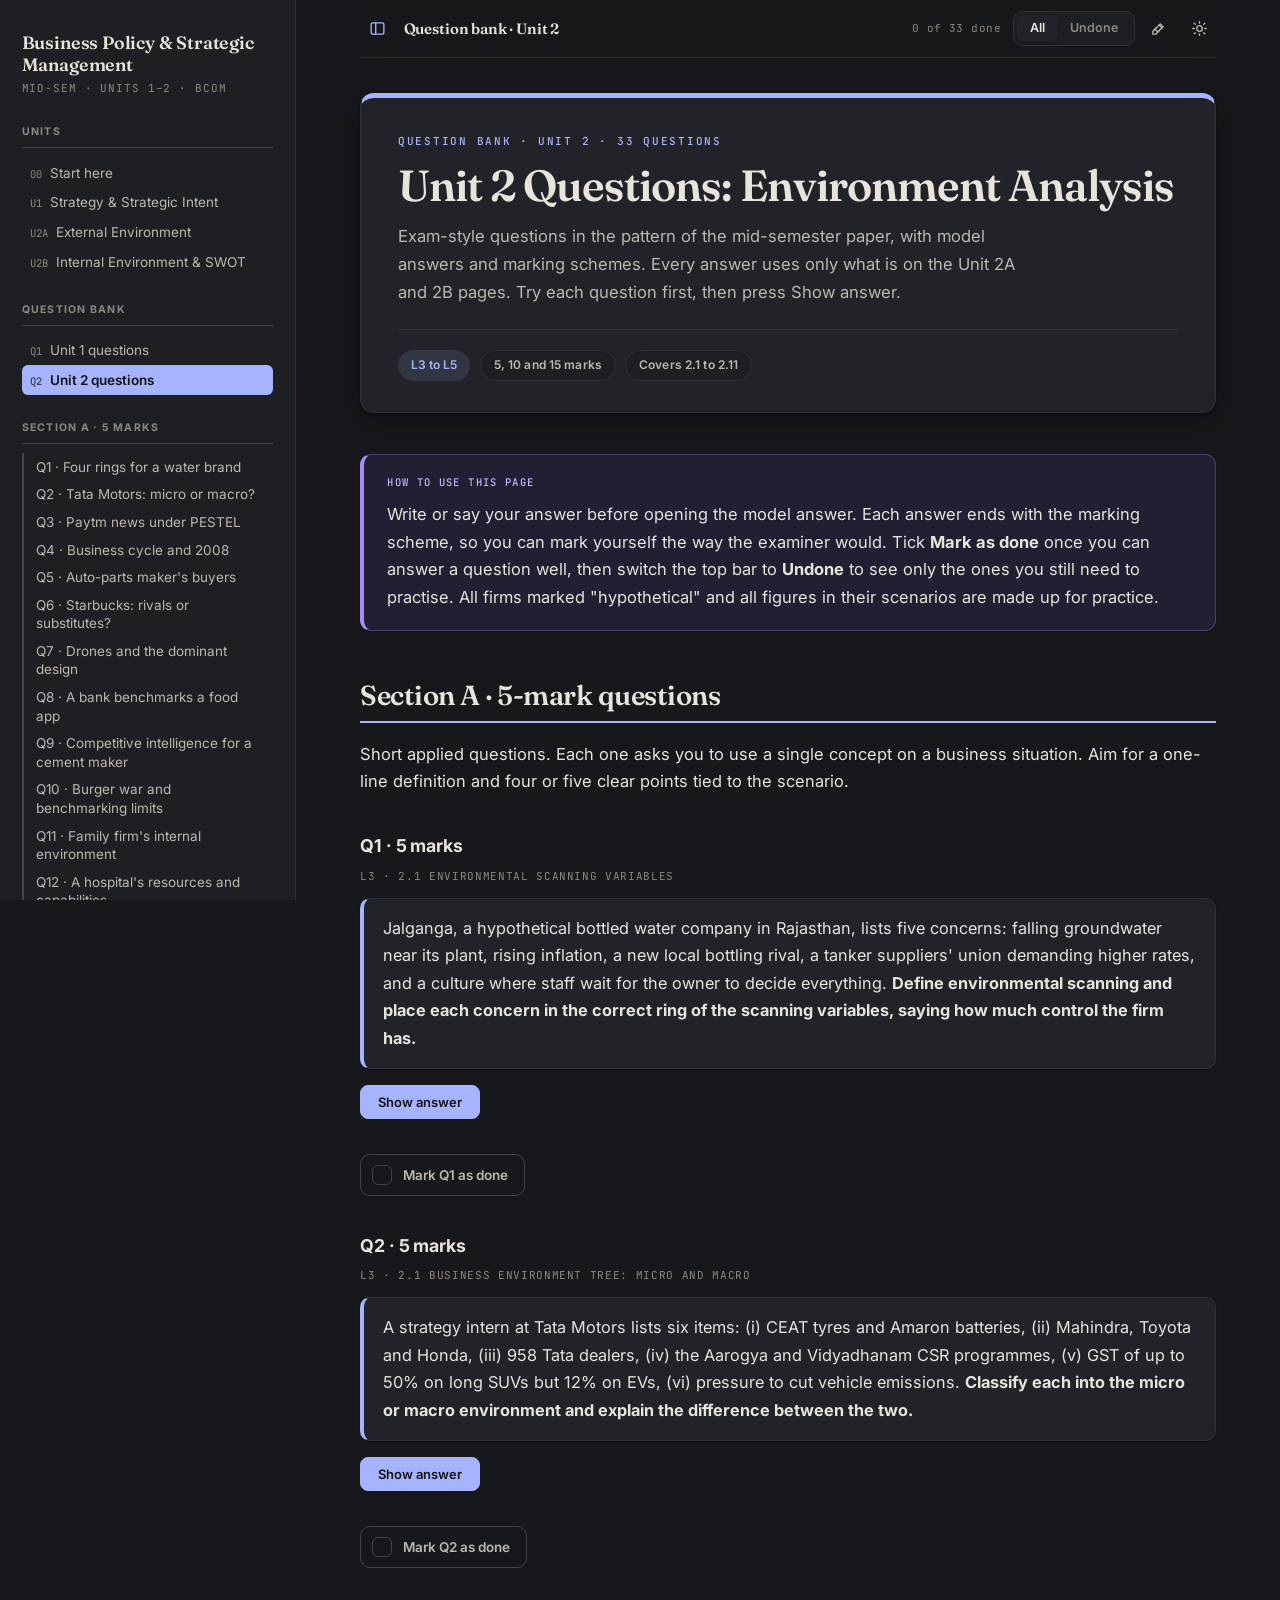
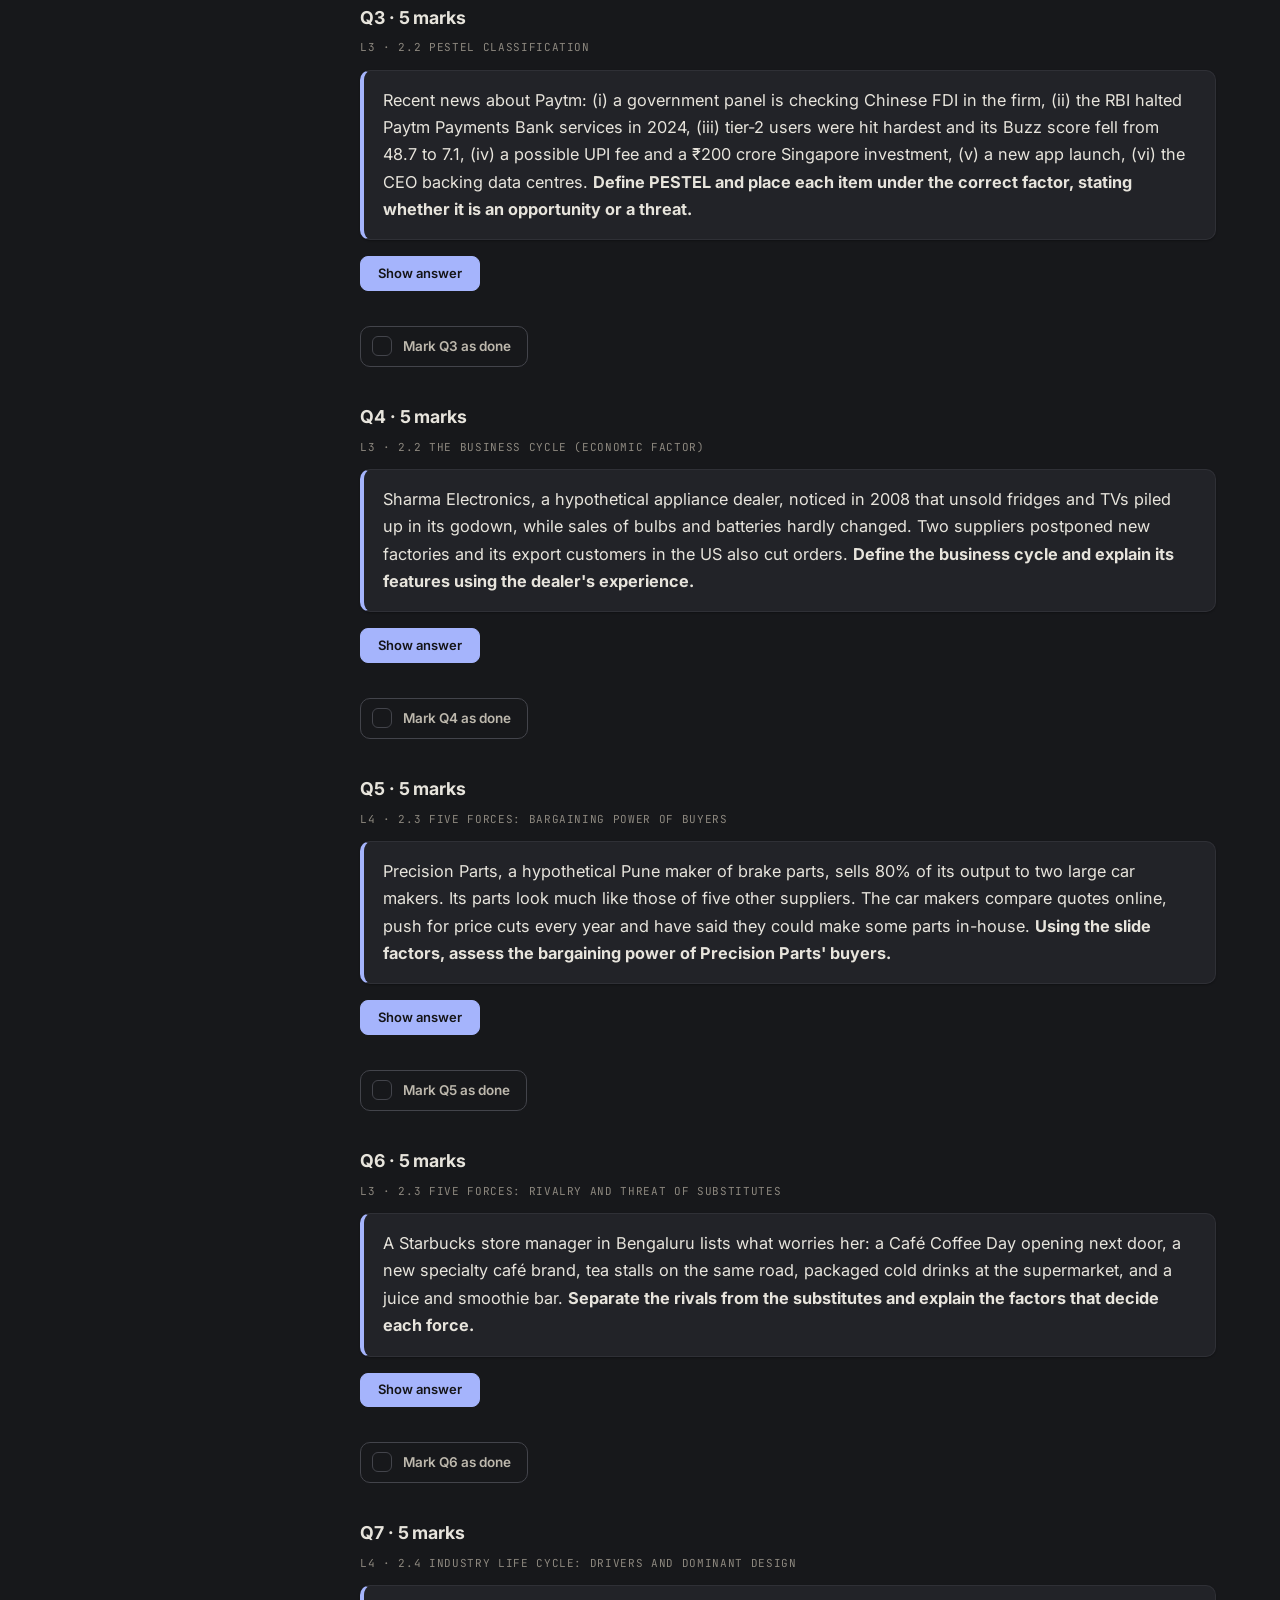
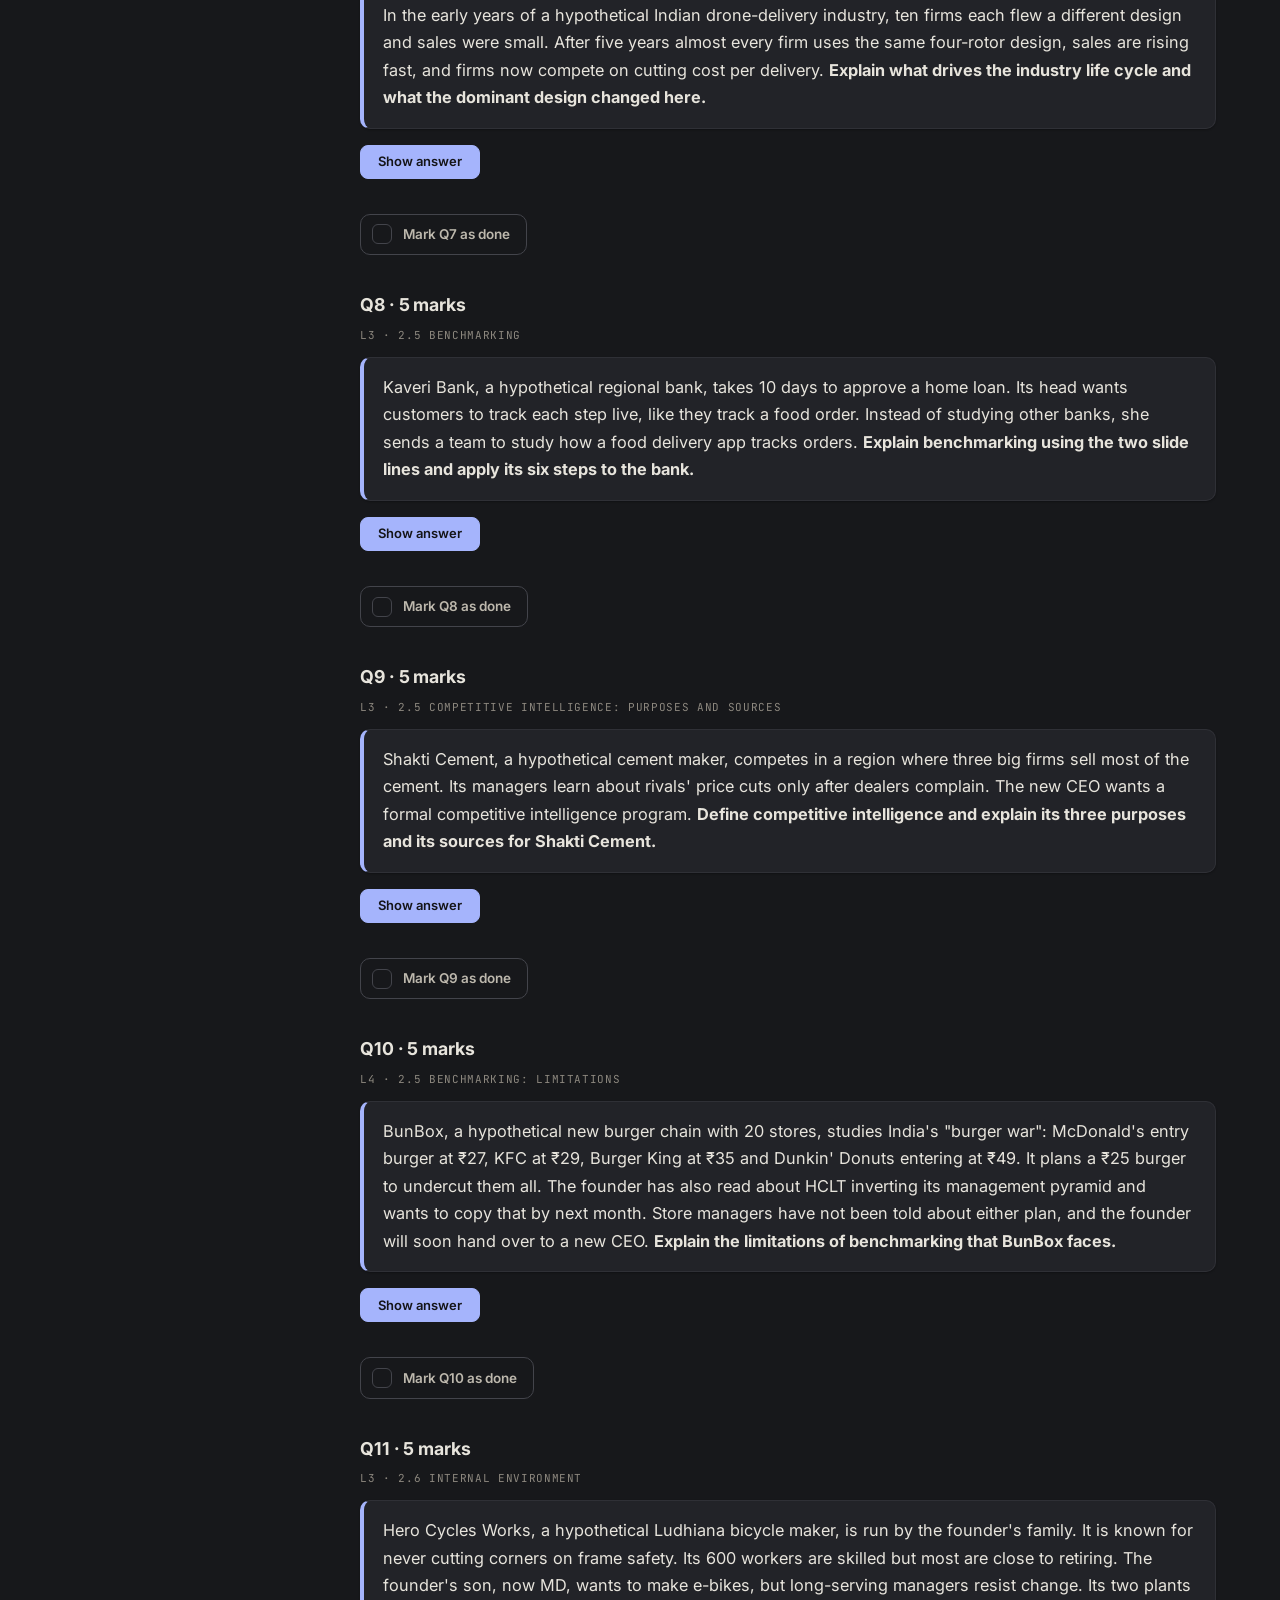
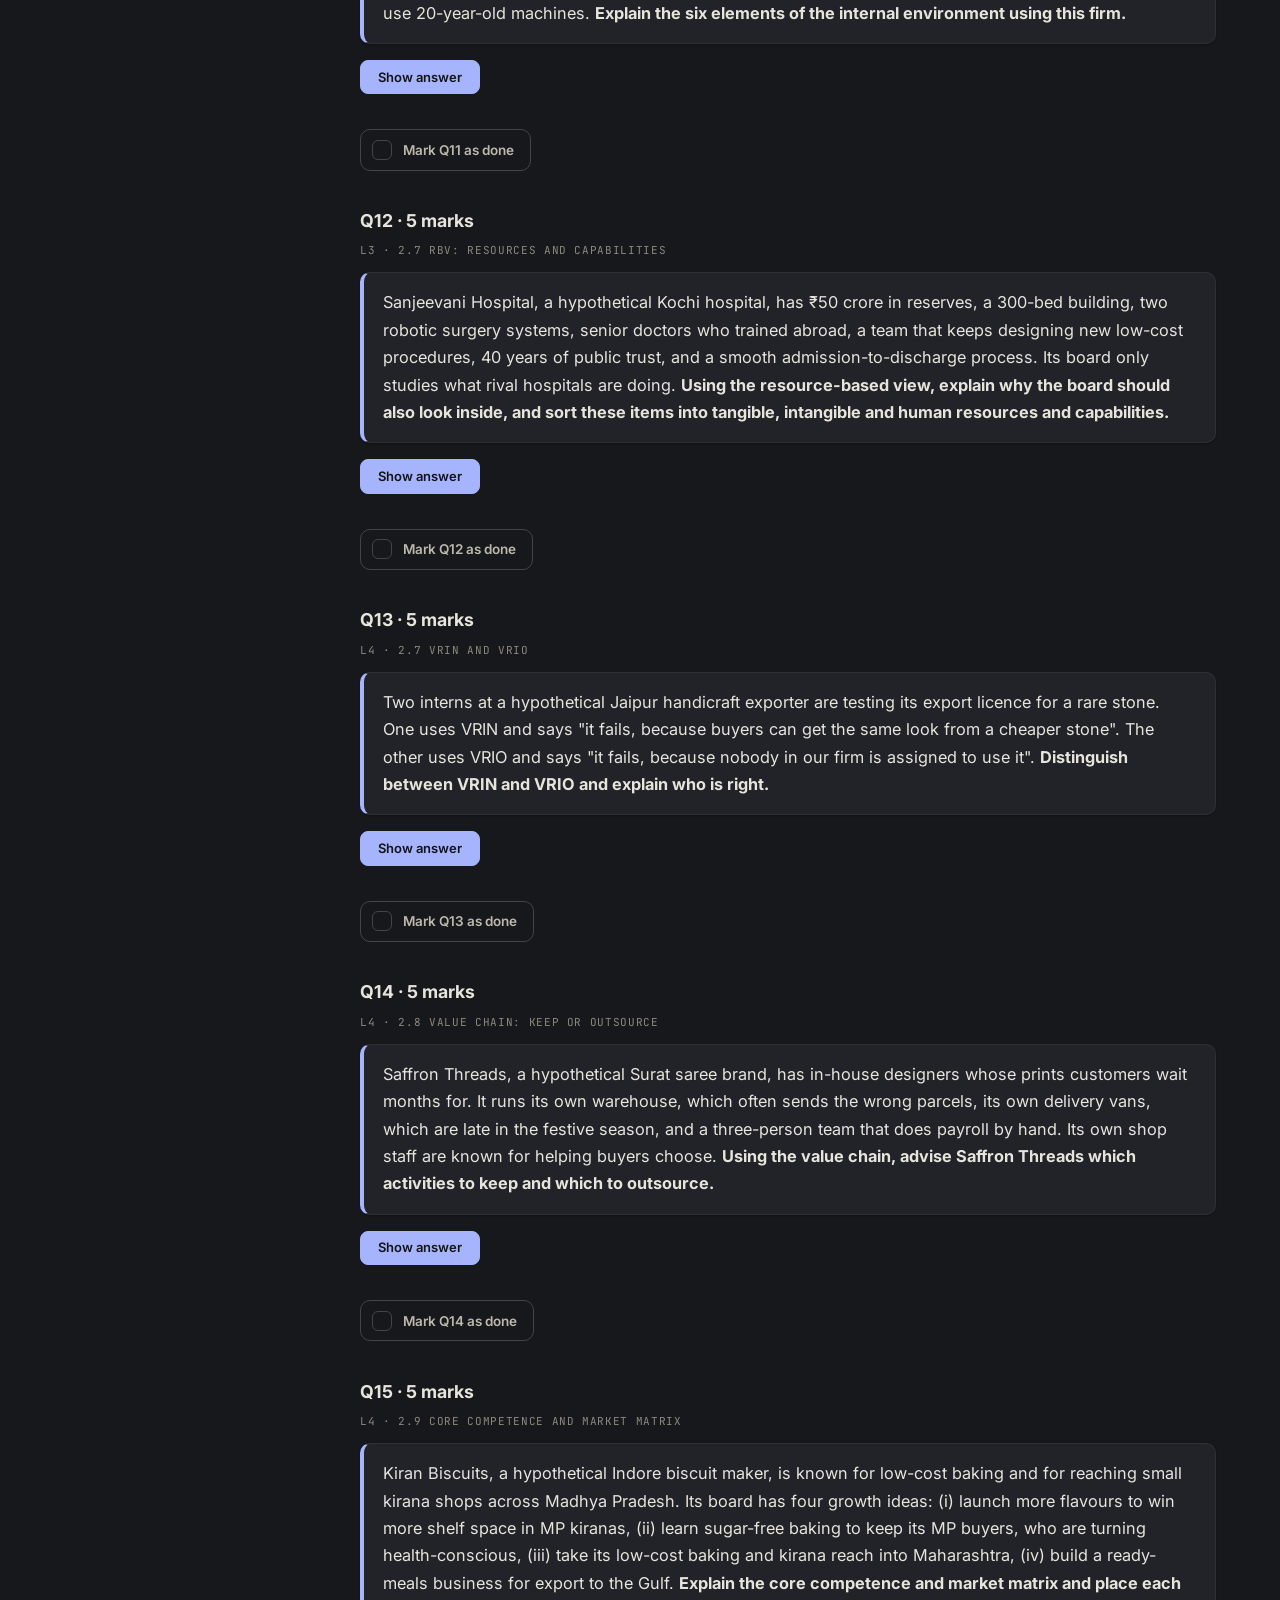
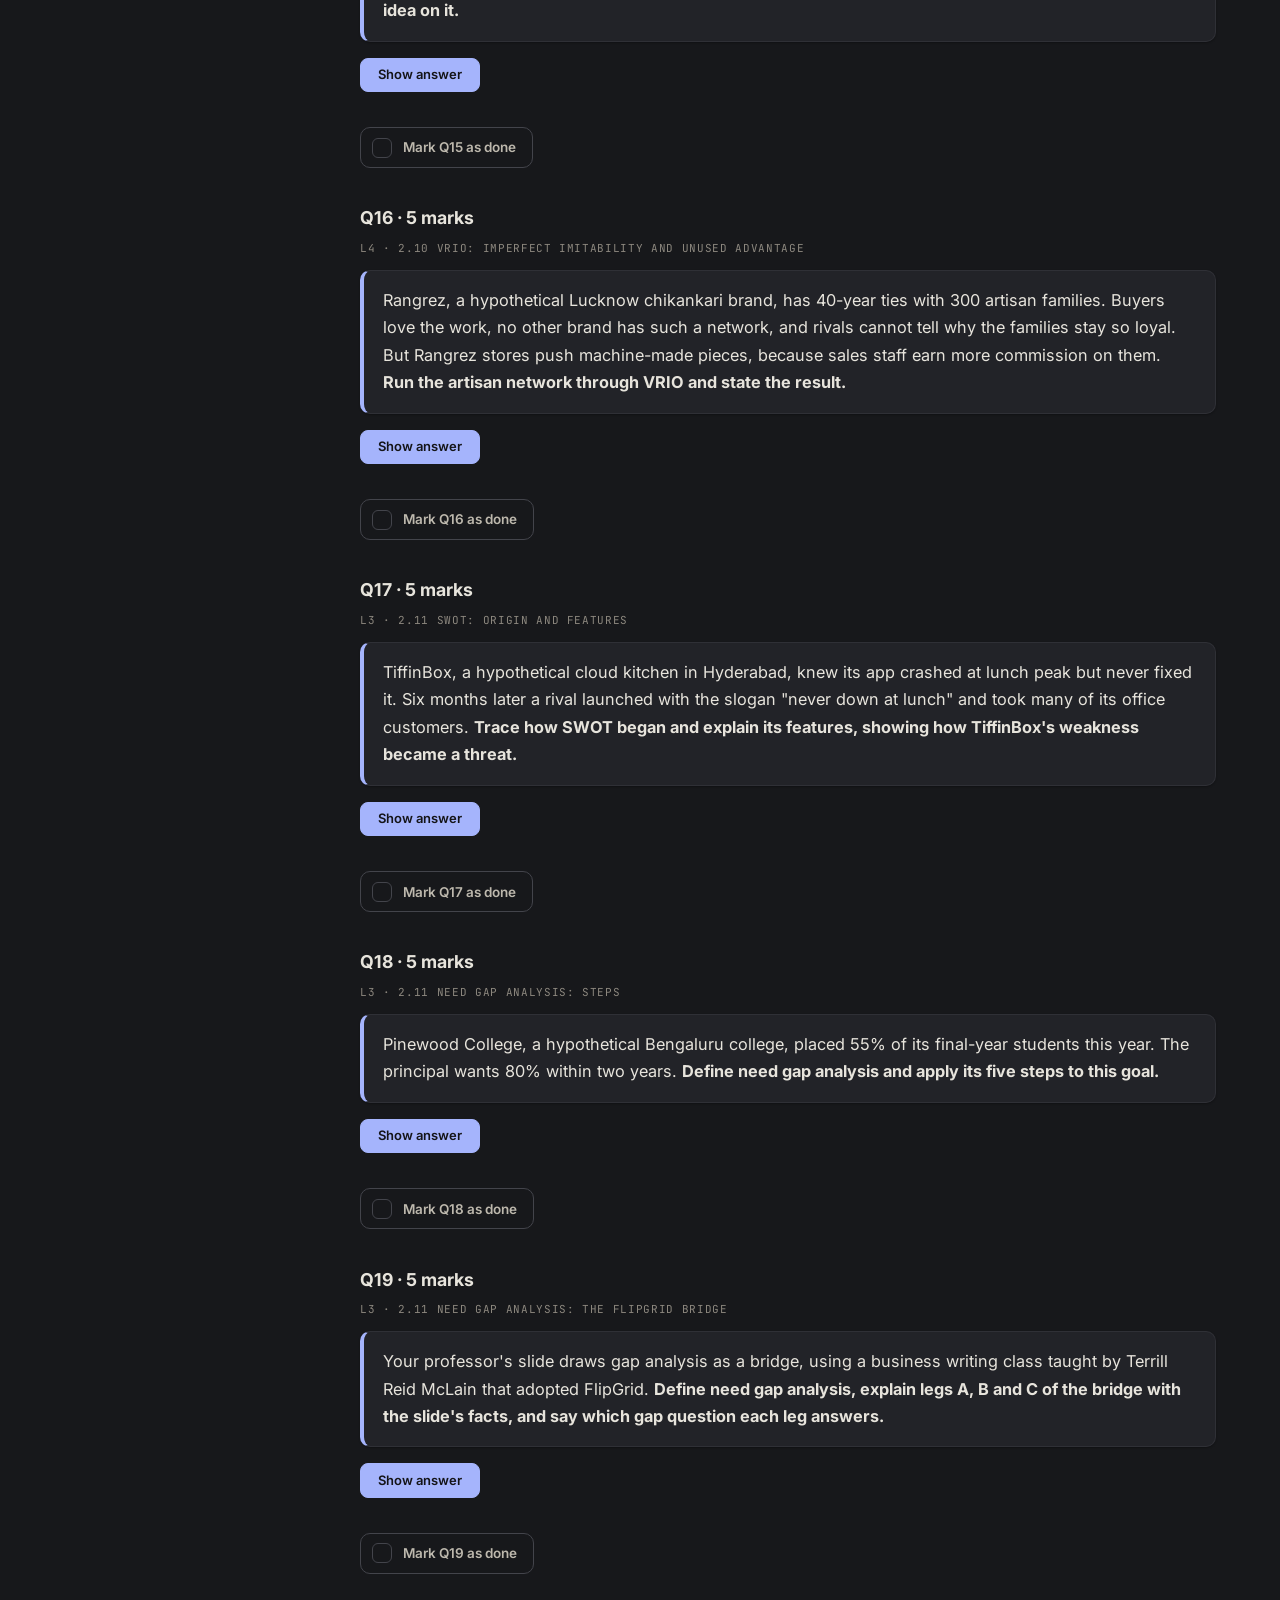
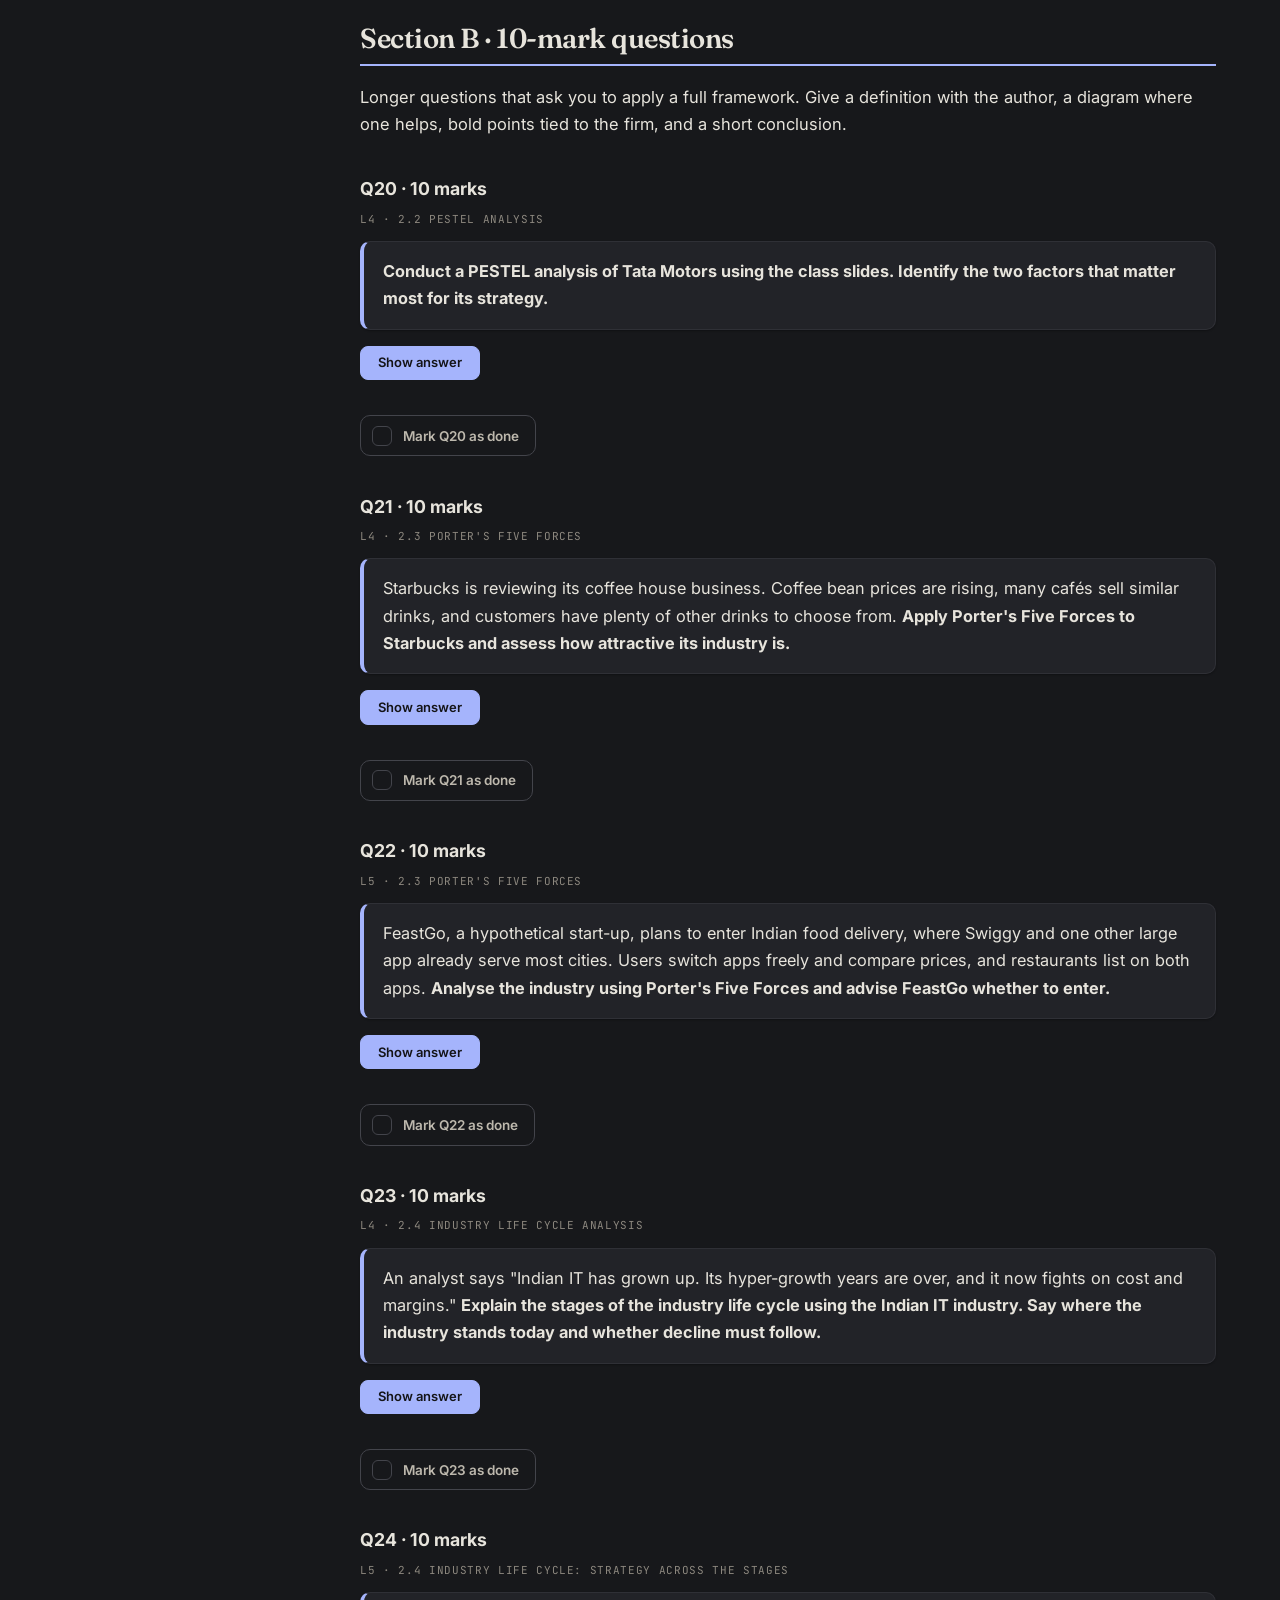
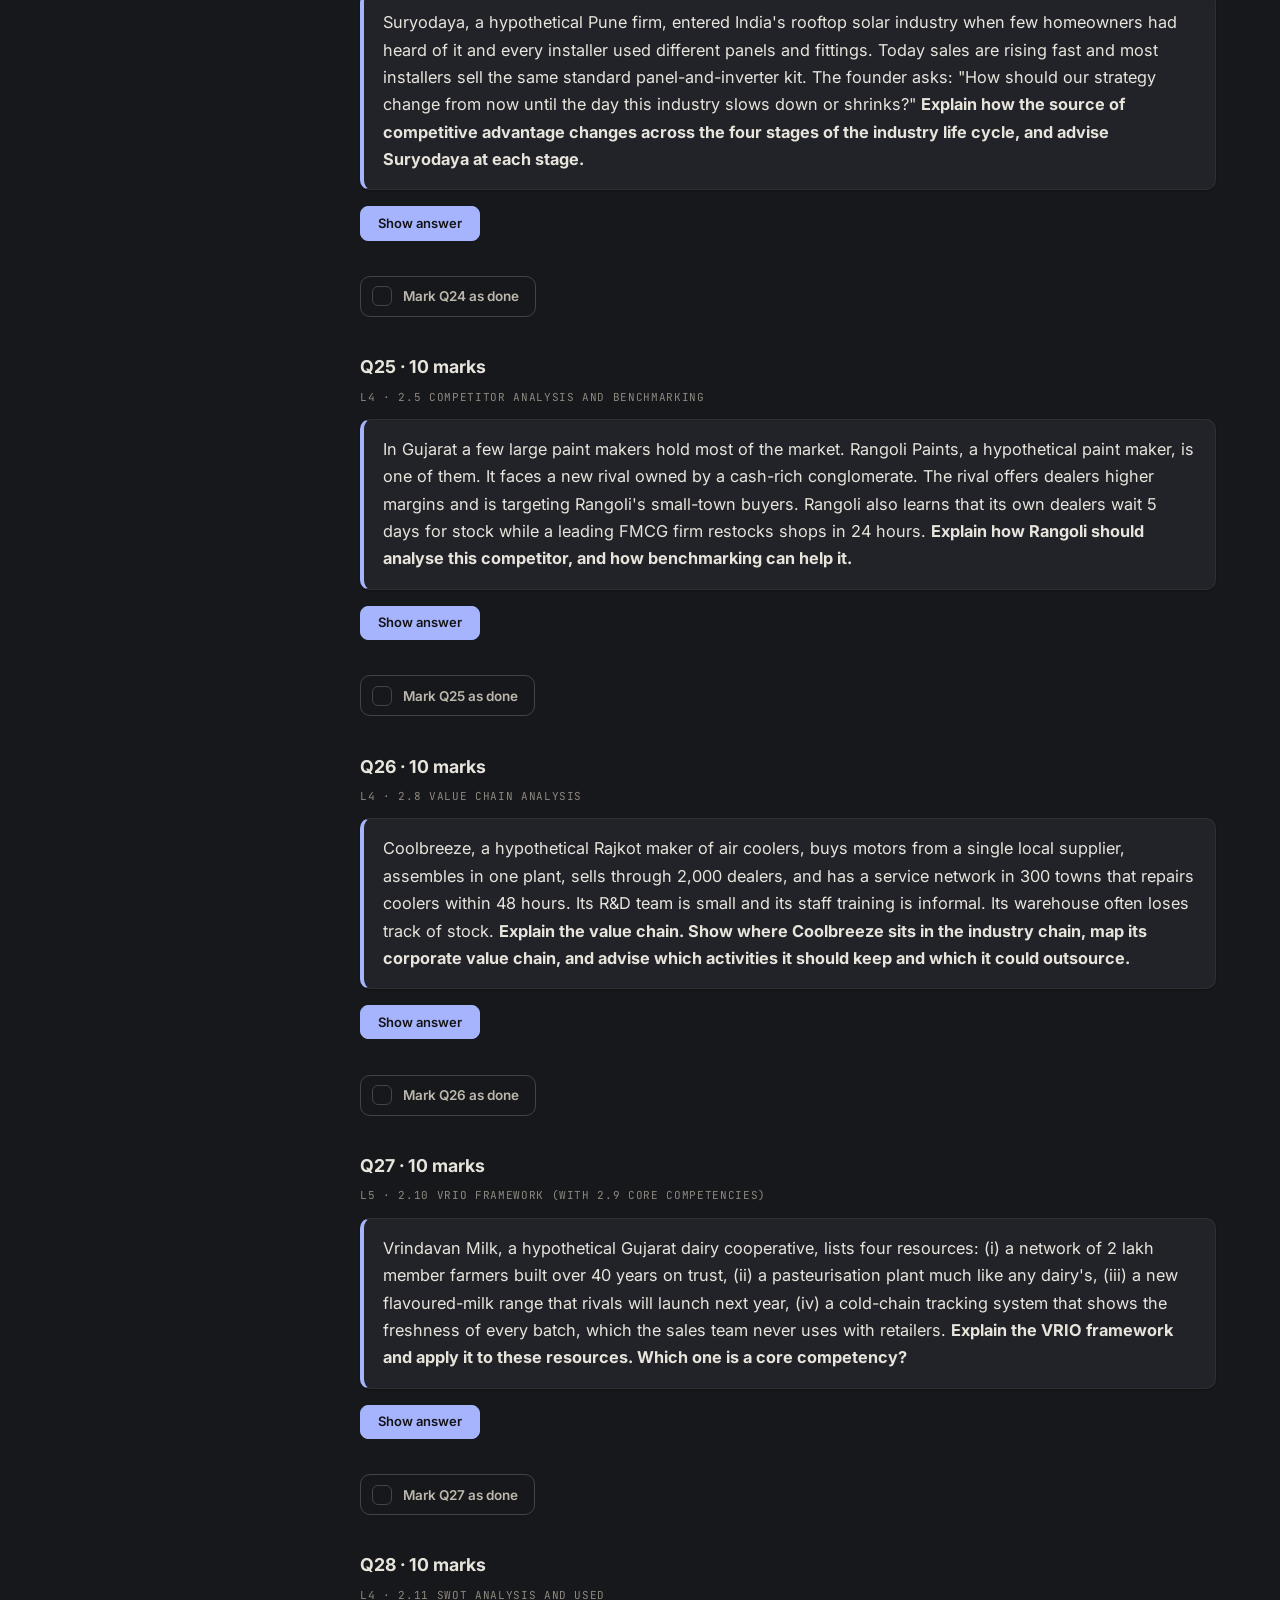
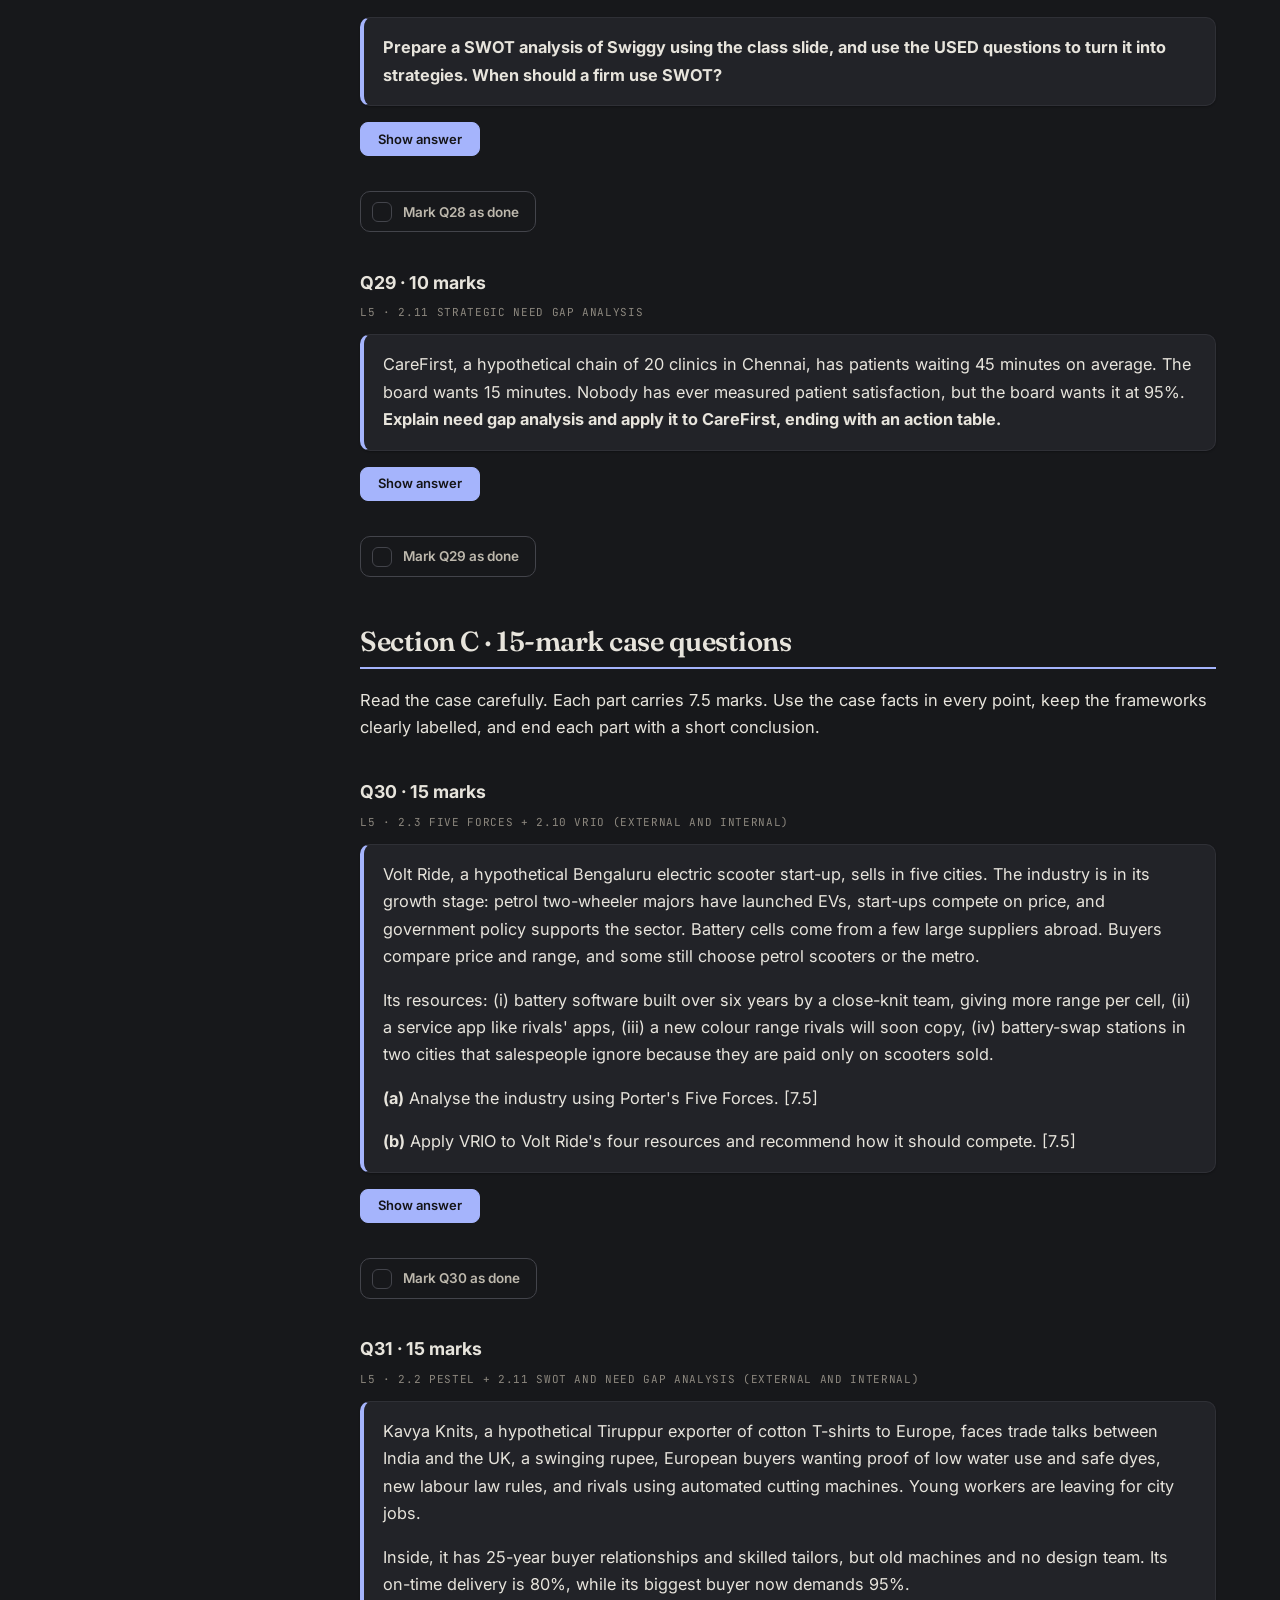
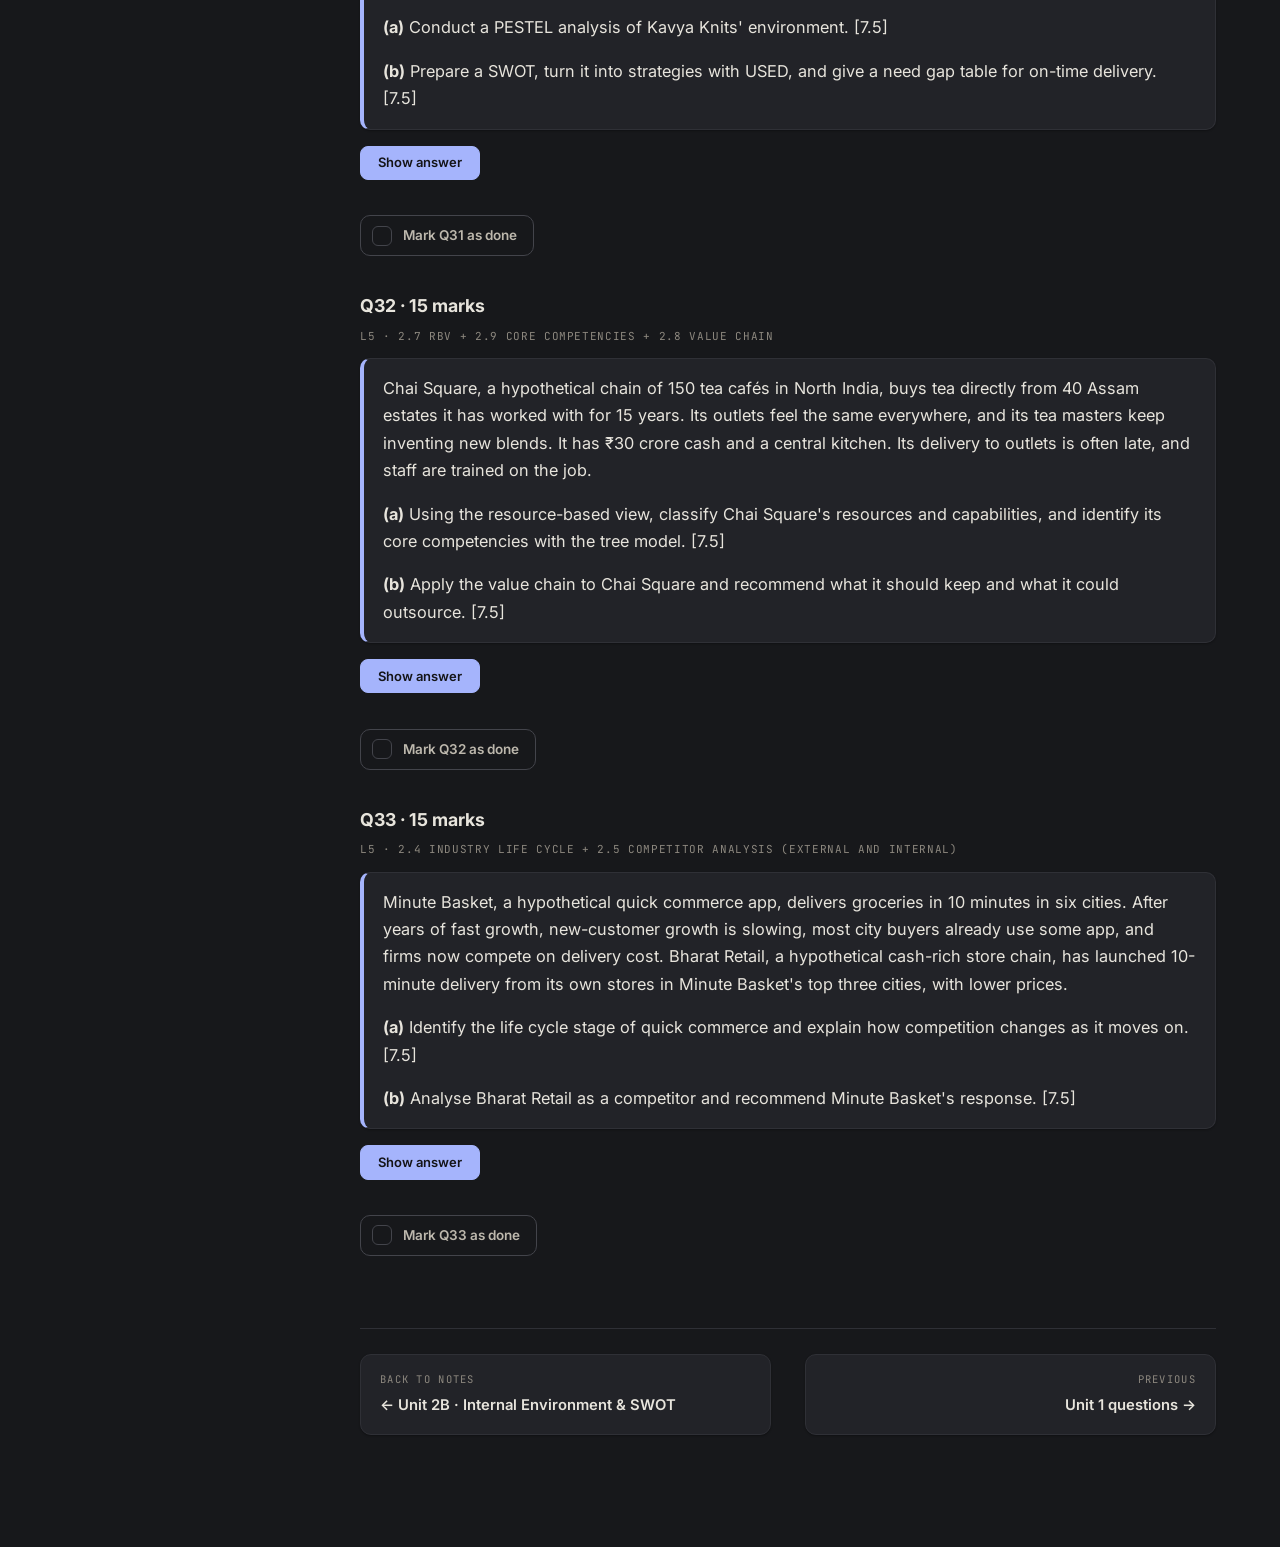
<file: qbank-unit2.html>
<!DOCTYPE html>
<html lang="en">
<head>
<meta charset="utf-8">
<meta name="viewport" content="width=device-width, initial-scale=1">
<title>Question bank · Unit 2 · BPSM</title>
<link rel="stylesheet" href="assets/style.css?v=2">
<script src="assets/study.js?v=2"></script>
</head>
<body data-unit="2" data-title="Question bank · Unit 2">
<div class="shell">

<aside class="sidebar">
  <a class="side-brand" href="index.html">Business Policy &amp; Strategic Management</a>
  <div class="side-code">Mid-sem · Units 1–2 · BCom</div>
  <div class="side-group">
    <h4>Units</h4>
    <a class="side-unit" href="index.html"><span class="su-n">00</span><span>Start here</span></a>
    <a class="side-unit" href="unit1.html"><span class="su-n">U1</span><span>Strategy &amp; Strategic Intent</span></a>
    <a class="side-unit" href="unit2a.html"><span class="su-n">U2A</span><span>External Environment</span></a>
    <a class="side-unit" href="unit2b.html"><span class="su-n">U2B</span><span>Internal Environment &amp; SWOT</span></a>
  </div>
  <div class="side-group">
    <h4>Question bank</h4>
    <a class="side-unit" href="qbank-unit1.html"><span class="su-n">Q1</span><span>Unit 1 questions</span></a>
    <a class="side-unit current" href="qbank-unit2.html"><span class="su-n">Q2</span><span>Unit 2 questions</span></a>
  </div>

  <div class="side-group">
    <h4>Section A · 5 marks</h4>
    <ul class="side-toc">
      <li><a href="#q1">Q1 · Four rings for a water brand</a></li>
      <li><a href="#q2">Q2 · Tata Motors: micro or macro?</a></li>
      <li><a href="#q3">Q3 · Paytm news under PESTEL</a></li>
      <li><a href="#q4">Q4 · Business cycle and 2008</a></li>
      <li><a href="#q5">Q5 · Auto-parts maker's buyers</a></li>
      <li><a href="#q6">Q6 · Starbucks: rivals or substitutes?</a></li>
      <li><a href="#q7">Q7 · Drones and the dominant design</a></li>
      <li><a href="#q8">Q8 · A bank benchmarks a food app</a></li>
      <li><a href="#q9">Q9 · Competitive intelligence for a cement maker</a></li>
      <li><a href="#q10">Q10 · Burger war and benchmarking limits</a></li>
      <li><a href="#q11">Q11 · Family firm's internal environment</a></li>
      <li><a href="#q12">Q12 · A hospital's resources and capabilities</a></li>
      <li><a href="#q13">Q13 · VRIN or VRIO?</a></li>
      <li><a href="#q14">Q14 · Keep or outsource: saree brand</a></li>
      <li><a href="#q15">Q15 · Growth matrix for a biscuit maker</a></li>
      <li><a href="#q16">Q16 · Artisans and unused advantage</a></li>
      <li><a href="#q17">Q17 · SOFT to SWOT, weakness to threat</a></li>
      <li><a href="#q18">Q18 · Need gap for a college</a></li>
      <li><a href="#q19">Q19 · The FlipGrid bridge</a></li>
    </ul>
  </div>

  <div class="side-group">
    <h4>Section B · 10 marks</h4>
    <ul class="side-toc">
      <li><a href="#q20">Q20 · PESTEL of Tata Motors</a></li>
      <li><a href="#q21">Q21 · Five Forces: Starbucks</a></li>
      <li><a href="#q22">Q22 · Five Forces: food delivery</a></li>
      <li><a href="#q23">Q23 · Indian IT life cycle</a></li>
      <li><a href="#q24">Q24 · Strategy across the life cycle: rooftop solar</a></li>
      <li><a href="#q25">Q25 · Paint rival and benchmarking</a></li>
      <li><a href="#q26">Q26 · Value chain of a cooler maker</a></li>
      <li><a href="#q27">Q27 · VRIO for a dairy cooperative</a></li>
      <li><a href="#q28">Q28 · SWOT and USED for Swiggy</a></li>
      <li><a href="#q29">Q29 · Need gap for a clinic chain</a></li>
    </ul>
  </div>

  <div class="side-group">
    <h4>Section C · 15 marks</h4>
    <ul class="side-toc">
      <li><a href="#q30">Q30 · EV scooter start-up</a></li>
      <li><a href="#q31">Q31 · Tiruppur garment exporter</a></li>
      <li><a href="#q32">Q32 · Tea café chain</a></li>
      <li><a href="#q33">Q33 · Quick commerce under attack</a></li>
    </ul>
  </div>
</aside>

<main>
<div class="wrap">

  <header class="masthead">
    <div class="mh-eyebrow">Question bank · Unit 2 · 33 questions</div>
    <h1>Unit 2 Questions: Environment Analysis</h1>
    <p class="mh-sub">Exam-style questions in the pattern of the mid-semester paper, with model answers and marking schemes. Every answer uses only what is on the Unit 2A and 2B pages. Try each question first, then press Show answer.</p>
    <div class="mh-meta">
      <span class="chip">L3 to L5</span>
      <span class="chip plain">5, 10 and 15 marks</span>
      <span class="chip plain">Covers 2.1 to 2.11</span>
    </div>
  </header>

  <div class="box key">
    <span class="box-label">How to use this page</span>
    <p>Write or say your answer before opening the model answer. Each answer ends with the marking scheme, so you can mark yourself the way the examiner would. Tick <strong>Mark as done</strong> once you can answer a question well, then switch the top bar to <strong>Undone</strong> to see only the ones you still need to practise. All firms marked "hypothetical" and all figures in their scenarios are made up for practice.</p>
  </div>

  <!-- ================= SECTION A ================= -->
  <h2 class="sec qb-divider">Section A · 5-mark questions</h2>
  <p>Short applied questions. Each one asks you to use a single concept on a business situation. Aim for a one-line definition and four or five clear points tied to the scenario.</p>

  <h3 id="q1">Q1 · 5 marks</h3>
  <p class="q-meta">L3 · 2.1 Environmental scanning variables</p>
  <div class="q-text"><p>Jalganga, a hypothetical bottled water company in Rajasthan, lists five concerns: falling groundwater near its plant, rising inflation, a new local bottling rival, a tanker suppliers' union demanding higher rates, and a culture where staff wait for the owner to decide everything. <strong>Define environmental scanning and place each concern in the correct ring of the scanning variables, saying how much control the firm has.</strong></p></div>
  <div class="answer">
    <p><strong>Environmental scanning</strong> is the monitoring, evaluation and dissemination of information from the external and internal environments to key people within the corporation (Wheelen). It is step 1 of the strategic management process.</p>
    <ul>
      <li><strong>Falling groundwater, natural physical environment:</strong> physical resources, wildlife and climate. Jalganga cannot change the water table. It can only prepare, for example with a second water source.</li>
      <li><strong>Inflation, societal environment (economic):</strong> a broad force that hits many industries at once. The firm cannot bargain with it, so it plans prices and costs around it.</li>
      <li><strong>New local rival, task environment (competitors):</strong> part of the industry, with a direct effect. The firm can respond through price, distribution and service.</li>
      <li><strong>Tanker union, task environment (suppliers, labour unions):</strong> also a direct actor. The firm has some control because it can negotiate.</li>
      <li><strong>Waiting for the owner, internal environment (structure, culture):</strong> fully inside the firm, so management can change it. Today it is a weakness.</li>
    </ul>
    <p>The further a ring is from the centre, the less control the firm has. It can bargain with the union, but it can only prepare for inflation or a dry year.</p>
    <div class="box exam"><span class="box-label">Marking scheme</span><p>Definition and step 1 of the SM process: 1 mark. Five concerns in the correct ring with a line on control: 0.8 mark each (4 marks). Draw the rings if time allows.</p></div>
  </div>

  <h3 id="q2">Q2 · 5 marks</h3>
  <p class="q-meta">L3 · 2.1 Business environment tree: micro and macro</p>
  <div class="q-text"><p>A strategy intern at Tata Motors lists six items: (i) CEAT tyres and Amaron batteries, (ii) Mahindra, Toyota and Honda, (iii) 958 Tata dealers, (iv) the Aarogya and Vidyadhanam CSR programmes, (v) GST of up to 50% on long SUVs but 12% on EVs, (vi) pressure to cut vehicle emissions. <strong>Classify each into the micro or macro environment and explain the difference between the two.</strong></p></div>
  <div class="answer">
    <p>In the business environment tree, the <strong>external environment</strong> splits into the <strong>micro environment</strong> (suppliers, customers, competitors, public/society, supply chain) and the <strong>macro environment</strong> (the six PESTEL forces).</p>
    <ul>
      <li><strong>Micro:</strong> (i) suppliers, (ii) competitors, (iii) supply chain, (iv) public/society.</li>
      <li><strong>Macro:</strong> (v) legal, because tax law shapes the product by car length, and (vi) environmental.</li>
      <li><strong>Closeness:</strong> micro actors are the close actors Tata deals with every day. Macro forces are broad and hit the whole car industry.</li>
      <li><strong>Control:</strong> Tata can influence micro actors, for example by choosing suppliers or training dealers. No firm controls macro forces, so Tata adapts to them, as it does by building EVs.</li>
      <li><strong>Tool:</strong> the micro environment matches the task ring, which Five Forces scans. The macro environment is scanned with PESTEL.</li>
    </ul>
    <div class="box exam"><span class="box-label">Marking scheme</span><p>All six classified correctly: 2 marks (deduct 0.5 per error). Three differences explained: 1 mark each (3 marks).</p></div>
  </div>

  <h3 id="q3">Q3 · 5 marks</h3>
  <p class="q-meta">L3 · 2.2 PESTEL classification</p>
  <div class="q-text"><p>Recent news about Paytm: (i) a government panel is checking Chinese FDI in the firm, (ii) the RBI halted Paytm Payments Bank services in 2024, (iii) tier-2 users were hit hardest and its Buzz score fell from 48.7 to 7.1, (iv) a possible UPI fee and a ₹200 crore Singapore investment, (v) a new app launch, (vi) the CEO backing data centres. <strong>Define PESTEL and place each item under the correct factor, stating whether it is an opportunity or a threat.</strong></p></div>
  <div class="answer">
    <p><strong>PESTEL analysis</strong> is the scanning of the macro environment under six heads: Political, Economic, Social, Technological, Environmental and Legal factors.</p>
    <ul>
      <li><strong>(i) Political, threat:</strong> government scrutiny of foreign investment can limit who funds Paytm.</li>
      <li><strong>(ii) Legal, threat:</strong> a regulator's order stopped a whole business line overnight.</li>
      <li><strong>(iii) Social, threat:</strong> trust among ordinary users fell sharply, and trust is what a payments app sells.</li>
      <li><strong>(iv) Economic, mixed:</strong> a UPI fee could let payment firms earn on each transaction (opportunity), and the overseas investment brings money in.</li>
      <li><strong>(v) Technological, opportunity:</strong> a new app is a chance to win users back.</li>
      <li><strong>(vi) Environmental, mixed:</strong> data centres use a lot of power, so the energy and emissions question comes with the growth.</li>
    </ul>
    <p>This is how the deck closes the PESTEL topic: live news placed under the right head, judged for this one firm.</p>
    <div class="box exam"><span class="box-label">Marking scheme</span><p>Definition: 1 mark. Six items placed with opportunity or threat: about 0.66 mark each (4 marks).</p></div>
  </div>

  <h3 id="q4">Q4 · 5 marks</h3>
  <p class="q-meta">L3 · 2.2 The business cycle (economic factor)</p>
  <div class="q-text"><p>Sharma Electronics, a hypothetical appliance dealer, noticed in 2008 that unsold fridges and TVs piled up in its godown, while sales of bulbs and batteries hardly changed. Two suppliers postponed new factories and its export customers in the US also cut orders. <strong>Define the business cycle and explain its features using the dealer's experience.</strong></p></div>
  <div class="answer">
    <p>The <strong>business cycle</strong> is the natural expansion and contraction of the production and output of goods and services over a period of time (online-class slide). The dealer was in the contraction (recession) phase.</p>
    <ul>
      <li><strong>Inventories of goods:</strong> unsold stock piles up in a downturn, as fridges and TVs did in the godown.</li>
      <li><strong>Consumption of non-durable goods:</strong> spending on daily items like bulbs and batteries changes less than spending on durables.</li>
      <li><strong>Negative impact on investment:</strong> in a downturn firms delay new plants, as the two suppliers did.</li>
      <li><strong>International in nature:</strong> trade spreads the cycle, so US customers cut orders too.</li>
      <li><strong>All sectors affected and synchronic:</strong> the cycle is economy-wide, and sectors fall at about the same time.</li>
    </ul>
    <p>The 2008 slide shows the same signs: rising unemployment, consumer purchases falling off, businesses going bankrupt and housing prices falling 10%.</p>
    <div class="box exam"><span class="box-label">Marking scheme</span><p>Definition: 1 mark. Features applied to the dealer: 0.8 mark each (4 marks).</p></div>
  </div>

  <h3 id="q5">Q5 · 5 marks</h3>
  <p class="q-meta">L4 · 2.3 Five Forces: bargaining power of buyers</p>
  <div class="q-text"><p>Precision Parts, a hypothetical Pune maker of brake parts, sells 80% of its output to two large car makers. Its parts look much like those of five other suppliers. The car makers compare quotes online, push for price cuts every year and have said they could make some parts in-house. <strong>Using the slide factors, assess the bargaining power of Precision Parts' buyers.</strong></p></div>
  <div class="answer">
    <p>In Porter's Five Forces, <strong>bargaining power of buyers</strong> is the buyers' ability to force prices down or demand more for the same price. A strong force is a threat.</p>
    <ul>
      <li><strong>Number of customers:</strong> only two buyers, so losing one hurts badly. Power is high.</li>
      <li><strong>Size of each customer order:</strong> each takes about 40% of output, so each order matters a lot.</li>
      <li><strong>Differences between competitors:</strong> the parts look alike, so buyers can move to any of five rivals.</li>
      <li><strong>Price sensitivity and information availability:</strong> annual price-cut demands and online quote comparison show both are high.</li>
      <li><strong>Buyer's ability to substitute:</strong> the threat to make parts in-house gives the car makers another option.</li>
    </ul>
    <p><strong>Verdict:</strong> buyer power is high. Precision Parts should add more customers and make its parts different, so buyers have a reason to stay.</p>
    <div class="box exam"><span class="box-label">Marking scheme</span><p>Definition: 1 mark. Four or five slide factors applied: 3 marks. Verdict with one way to reduce buyer power: 1 mark.</p></div>
  </div>

  <h3 id="q6">Q6 · 5 marks</h3>
  <p class="q-meta">L3 · 2.3 Five Forces: rivalry and threat of substitutes</p>
  <div class="q-text"><p>A Starbucks store manager in Bengaluru lists what worries her: a Café Coffee Day opening next door, a new specialty café brand, tea stalls on the same road, packaged cold drinks at the supermarket, and a juice and smoothie bar. <strong>Separate the rivals from the substitutes and explain the factors that decide each force.</strong></p></div>
  <div class="answer">
    <p>A <strong>rival</strong> sells the same kind of product. A <strong>substitute</strong> meets the same need in a different way (tea for coffee).</p>
    <ul>
      <li><strong>Rivals:</strong> Café Coffee Day and the specialty café, because they sell similar specialty coffee and food.</li>
      <li><strong>Substitutes:</strong> tea stalls, cold drinks, juices and smoothies, the same list as the Starbucks slide.</li>
      <li><strong>What decides rivalry:</strong> number and diversity of competitors, industry growth, quality differences, brand loyalty, barriers to exit and switching costs. Two cafés on one road with similar menus means rivalry is high.</li>
      <li><strong>What decides substitutes:</strong> number of substitutes available, buyer propensity to substitute, relative price performance and perceived differentiation. A cheap tea stall is a strong substitute if a customer just wants a hot drink.</li>
      <li><strong>Response:</strong> Starbucks keeps both forces down through innovation and product differentiation, so the drink feels different from a cheaper option.</li>
    </ul>
    <div class="box exam"><span class="box-label">Marking scheme</span><p>Correct split of the five items: 1.5 marks. Factors of rivalry: 1.5 marks. Factors of substitutes: 1.5 marks. Response: 0.5 mark. Say that a "high" force is bad for profit.</p></div>
  </div>

  <h3 id="q7">Q7 · 5 marks</h3>
  <p class="q-meta">L4 · 2.4 Industry life cycle: drivers and dominant design</p>
  <div class="q-text"><p>In the early years of a hypothetical Indian drone-delivery industry, ten firms each flew a different design and sales were small. After five years almost every firm uses the same four-rotor design, sales are rising fast, and firms now compete on cutting cost per delivery. <strong>Explain what drives the industry life cycle and what the dominant design changed here.</strong></p></div>
  <div class="answer">
    <p>Industries evolve through distinct stages, just like products, driven by the creation and diffusion of knowledge and the growth of demand (online-class slide).</p>
    <ul>
      <li><strong>Demand growth:</strong> from early adopters to the mass market. Small sales at first, rapid growth now, which sets how far drone firms can scale.</li>
      <li><strong>Creation and diffusion of knowledge:</strong> the early stage was full of product innovation, so ten rival designs competed.</li>
      <li><strong>Emergence of a dominant design:</strong> the industry settled on the four-rotor design as its standard.</li>
      <li><strong>Later stages, from product to process innovation:</strong> firms stopped competing on what the drone is and started competing on how to make and run it cheaper and more efficiently. Product innovation fell and process innovation rose.</li>
      <li><strong>Stage:</strong> the industry has moved from introduction (slow growth, technology in flux) to growth (rapid market penetration, standardised products).</li>
    </ul>
    <div class="box exam"><span class="box-label">Marking scheme</span><p>Slide definition: 1 mark. Two drivers applied: 2 marks. Dominant design and the shift to process innovation: 1.5 marks. Stage named: 0.5 mark.</p></div>
  </div>

  <h3 id="q8">Q8 · 5 marks</h3>
  <p class="q-meta">L3 · 2.5 Benchmarking</p>
  <div class="q-text"><p>Kaveri Bank, a hypothetical regional bank, takes 10 days to approve a home loan. Its head wants customers to track each step live, like they track a food order. Instead of studying other banks, she sends a team to study how a food delivery app tracks orders. <strong>Explain benchmarking using the two slide lines and apply its six steps to the bank.</strong></p></div>
  <div class="answer">
    <p><strong>Benchmarking</strong> rests on two slide lines. There is no reason to "reinvent the wheel" when another organisation is already doing something better. And it gives an objective, quantitative method to assess internal strengths, weaknesses and functional capabilities relative to rivals. The food app already tracks orders well, so the bank learns from it instead of inventing tracking from scratch.</p>
    <ul>
      <li><strong>01 Identify the area or process:</strong> home loan approval and live tracking of each step.</li>
      <li><strong>02 Establish measures:</strong> days to approve, and whether the customer can see each step (today 10 days, no tracking).</li>
      <li><strong>03 Select targets:</strong> the food app's order tracking, the best example of live updates the head knows.</li>
      <li><strong>04 Analyze gaps:</strong> compare the bank's numbers with the app's and find why the gap exists, for example paper files that no system can show.</li>
      <li><strong>05 Develop tactical programs:</strong> plan the fixes, such as a digital loan file with a status screen for customers.</li>
      <li><strong>06 Implement and re-measure:</strong> roll out the changes, then measure days and tracking again against the target.</li>
    </ul>
    <p>Live tracking is a functional capability, so it can be measured and copied. That is why benchmarking suits this problem.</p>
    <div class="box exam"><span class="box-label">Marking scheme</span><p>Two slide lines ("reinvent the wheel", objective quantitative method): 1 mark. Six steps applied to the bank: 0.5 mark each (3 marks). Why a functional capability suits benchmarking: 1 mark.</p></div>
  </div>

  <h3 id="q9">Q9 · 5 marks</h3>
  <p class="q-meta">L3 · 2.5 Competitive intelligence: purposes and sources</p>
  <div class="q-text"><p>Shakti Cement, a hypothetical cement maker, competes in a region where three big firms sell most of the cement. Its managers learn about rivals' price cuts only after dealers complain. The new CEO wants a formal competitive intelligence program. <strong>Define competitive intelligence and explain its three purposes and its sources for Shakti Cement.</strong></p></div>
  <div class="answer">
    <p><strong>Competitive intelligence (CI)</strong>, also known as business intelligence, is a formal program of systematically collecting and analysing information about competitors to inform strategic decision-making (slide). Hearing about price cuts from angry dealers is the opposite of a formal program.</p>
    <h4>Three purposes</h4>
    <ul>
      <li><strong>Forecast competitors' future strategies and decisions:</strong> for example, spot that a rival is adding a plant before its extra cement reaches the market.</li>
      <li><strong>Predict competitors' likely reactions to the firm's own moves:</strong> if Shakti raises prices, will the other two follow or undercut it?</li>
      <li><strong>Determine how competitors' behaviour can be influenced to make it more favourable:</strong> for example, signal clearly that Shakti will match any price cut, so rivals see no gain in starting one.</li>
    </ul>
    <h4>Sources</h4>
    <ul>
      <li><strong>Informal and internal scanning (cross-functional vigilance):</strong> sales staff, purchase staff and service teams pass on what they hear from dealers, transporters and builders.</li>
      <li><strong>External data and information brokers:</strong> (i) market research and retail data on dealer prices, (ii) web and digital analytics of rivals' websites and ads, (iii) databases and regulatory filings such as annual reports.</li>
    </ul>
    <p>In a concentrated industry like this one, a few rivals' moves shape Shakti's results, so a formal CI program pays off quickly.</p>
    <div class="box exam"><span class="box-label">Marking scheme</span><p>Slide definition: 0.5 mark. Three purposes applied: 1 mark each (3 marks). Internal scanning source: 0.75 mark. External brokers with the three types: 0.75 mark.</p></div>
  </div>

  <h3 id="q10">Q10 · 5 marks</h3>
  <p class="q-meta">L4 · 2.5 Benchmarking: limitations</p>
  <div class="q-text"><p>BunBox, a hypothetical new burger chain with 20 stores, studies India's "burger war": McDonald's entry burger at ₹27, KFC at ₹29, Burger King at ₹35 and Dunkin' Donuts entering at ₹49. It plans a ₹25 burger to undercut them all. The founder has also read about HCLT inverting its management pyramid and wants to copy that by next month. Store managers have not been told about either plan, and the founder will soon hand over to a new CEO. <strong>Explain the limitations of benchmarking that BunBox faces.</strong></p></div>
  <div class="answer">
    <p><strong>Benchmarking</strong> gives an objective, quantitative method to compare a firm with rivals, and there is no reason to "reinvent the wheel" (slide). But copying a number or a practice has four limits.</p>
    <ul>
      <li><strong>Generic vs contextual practices:</strong> McDonald's ₹27 burger works because of its whole system: category leadership (about 70%), 370 stores and its supply chain. That is a contextual practice. BunBox with 20 stores cannot copy the price without the system behind it.</li>
      <li><strong>Functional vs idiosyncratic capabilities:</strong> HCLT's inverted pyramid, where managers and HR answer to frontline staff in the "value zone", grew from HCLT's own history and culture. It is idiosyncratic, so a simple outside metric cannot capture it or make it easy to copy.</li>
      <li><strong>Organisational readiness:</strong> store managers have not been told, so the firm is not ready to change and the lessons may never be used.</li>
      <li><strong>Leadership follow-through:</strong> the founder is leaving, so nobody at the top may carry the changes through beyond the plan.</li>
    </ul>
    <p><strong>Advice:</strong> benchmark functional, measurable things such as kitchen speed or cost per burger, and fix readiness and leadership before copying any practice.</p>
    <div class="box exam"><span class="box-label">Marking scheme</span><p>Slide lines on benchmarking: 0.5 mark. Four limitations applied to the case: 1 mark each (4 marks). Advice: 0.5 mark.</p></div>
  </div>

  <h3 id="q11">Q11 · 5 marks</h3>
  <p class="q-meta">L3 · 2.6 Internal environment</p>
  <div class="q-text"><p>Hero Cycles Works, a hypothetical Ludhiana bicycle maker, is run by the founder's family. It is known for never cutting corners on frame safety. Its 600 workers are skilled but most are close to retiring. The founder's son, now MD, wants to make e-bikes, but long-serving managers resist change. Its two plants use 20-year-old machines. <strong>Explain the six elements of the internal environment using this firm.</strong></p></div>
  <div class="answer">
    <p>The <strong>internal environment</strong> is everything inside the firm. The firm controls it, and it decides the firm's strengths and weaknesses.</p>
    <ul>
      <li><strong>Value system:</strong> never cutting corners on safety. A strength, like the "value system of Tata" in the class example.</li>
      <li><strong>Employees:</strong> 600 skilled workers are a strength, but an ageing workforce is a weakness for new skills.</li>
      <li><strong>Owners:</strong> family ownership shapes the goals and keeps decisions inside the family.</li>
      <li><strong>Leaders:</strong> the new MD sets the e-bike direction and takes the big decisions.</li>
      <li><strong>Organisational culture:</strong> managers resisting change is a weakness, because culture decides how easily people accept change.</li>
      <li><strong>Physical resources:</strong> two plants with old machines limit what the firm can produce. A weakness for e-bikes.</li>
    </ul>
    <p>All six are controllable, so the MD can work on the weaknesses before the e-bike launch.</p>
    <div class="box exam"><span class="box-label">Marking scheme</span><p>Definition: 1 mark. Six elements tied to the case: about 0.66 mark each (4 marks).</p></div>
  </div>

  <h3 id="q12">Q12 · 5 marks</h3>
  <p class="q-meta">L3 · 2.7 RBV: resources and capabilities</p>
  <div class="q-text"><p>Sanjeevani Hospital, a hypothetical Kochi hospital, has ₹50 crore in reserves, a 300-bed building, two robotic surgery systems, senior doctors who trained abroad, a team that keeps designing new low-cost procedures, 40 years of public trust, and a smooth admission-to-discharge process. Its board only studies what rival hospitals are doing. <strong>Using the resource-based view, explain why the board should also look inside, and sort these items into tangible, intangible and human resources and capabilities.</strong></p></div>
  <div class="answer">
    <p>The resource-based view is summed up as <strong>Resources + Capabilities = Competitive Advantage</strong> (J.B. Barney, 1991). Instead of only looking at competitors and the market, a firm should look at its <strong>own internal strengths</strong> to build its strategy. Patient needs and medical technology change fast, so the hospital's own tools and skills are a <strong>much steadier anchor</strong> for long-term success.</p>
    <ul>
      <li><strong>Tangible resources:</strong> ₹50 crore reserves, the 300-bed building and the robotic surgery systems. These are physical and financial things you can touch or count.</li>
      <li><strong>Intangible resources:</strong> 40 years of public trust. This is reputation, an invisible asset like a brand name.</li>
      <li><strong>Human resources:</strong> the senior doctors and the team designing low-cost procedures, because their value lies in knowledge, skills and motivation.</li>
      <li><strong>Capability:</strong> the smooth admission-to-discharge process. Resources are what the hospital <em>has</em>. A capability is what it <em>does</em>: how well it combines beds, doctors and systems in daily routines.</li>
    </ul>
    <p>Rivals can buy robots. Trust and a smooth process are hard to copy (inimitable in the VRIN flow), so they are more likely to give sustained advantage.</p>
    <div class="box exam"><span class="box-label">Marking scheme</span><p>Barney equation and the inside-out "steadier anchor" point: 1.5 marks. Tangible, intangible and human resources sorted correctly: 2 marks. Capability explained as what the firm does: 1 mark. Which items are hardest to copy: 0.5 mark.</p></div>
  </div>

  <h3 id="q13">Q13 · 5 marks</h3>
  <p class="q-meta">L4 · 2.7 VRIN and VRIO</p>
  <div class="q-text"><p>Two interns at a hypothetical Jaipur handicraft exporter are testing its export licence for a rare stone. One uses VRIN and says "it fails, because buyers can get the same look from a cheaper stone". The other uses VRIO and says "it fails, because nobody in our firm is assigned to use it". <strong>Distinguish between VRIN and VRIO and explain who is right.</strong></p></div>
  <div class="answer">
    <p>Both are tests for whether a resource gives competitive advantage. <strong>VRIN</strong> comes from Barney (1991). <strong>VRIO</strong> is the version the deck uses, which Barney and Hesterly (2006) call a good tool to examine a firm's internal environment.</p>
    <ul>
      <li><strong>Common letters:</strong> V (value), R (rareness) and I (imitability) are the same in both.</li>
      <li><strong>N, non-substitutable:</strong> asks whether rivals can reach the same result with a different resource. The first intern's cheaper stone is exactly this test.</li>
      <li><strong>O, organisation:</strong> asks whether the firm is organised (structure, systems, policies) to use the resource. The second intern is using this test.</li>
      <li><strong>Who is right:</strong> both, because each list asks a different last question. The licence is threatened from outside by a substitute and wasted inside by poor organisation.</li>
      <li><strong>Link:</strong> VRIO's "organisation specific" definition is close to VRIN's non-substitutable test.</li>
    </ul>
    <div class="box exam"><span class="box-label">Marking scheme</span><p>Both lists with authors: 1.5 marks. N and O explained: 1 mark each (2 marks). Applied to the two interns: 1.5 marks.</p></div>
  </div>

  <h3 id="q14">Q14 · 5 marks</h3>
  <p class="q-meta">L4 · 2.8 Value chain: keep or outsource</p>
  <div class="q-text"><p>Saffron Threads, a hypothetical Surat saree brand, has in-house designers whose prints customers wait months for. It runs its own warehouse, which often sends the wrong parcels, its own delivery vans, which are late in the festive season, and a three-person team that does payroll by hand. Its own shop staff are known for helping buyers choose. <strong>Using the value chain, advise Saffron Threads which activities to keep and which to outsource.</strong></p></div>
  <div class="answer">
    <p>A <strong>value chain</strong> is a linked set of value-creating activities, from basic raw materials coming from suppliers, through producing and marketing a product, to distributors getting the final goods into the hands of the ultimate consumer (slide 5). Inside one firm it has five primary and four supporting activities.</p>
    <ul>
      <li><strong>Place the activities:</strong> design is technology development (product improvement), a supporting activity. Warehousing and delivery are outbound logistics, a primary activity. Payroll sits in firm infrastructure (accounting), a supporting activity. Shop staff are marketing and sales, a primary activity.</li>
      <li><strong>Keep what you do best:</strong> design and in-shop selling. These are the steps that give Saffron Threads its edge, so they stay inside the company.</li>
      <li><strong>Outsource the rest, outbound logistics:</strong> a logistics specialist can store and deliver parcels faster or cheaper than the brand's own warehouse and vans.</li>
      <li><strong>Outsource the rest, payroll:</strong> an outside accounting firm can run payroll faster than three people doing it by hand.</li>
      <li><strong>Profit margin:</strong> what customers pay minus the cost of all activities is the margin. Cutting the cost of non-core links, while keeping the core ones strong, widens it.</li>
    </ul>
    <div class="box exam"><span class="box-label">Marking scheme</span><p>Slide definition: 1 mark. Activities placed as primary or supporting: 1.5 marks. Keep with reason: 1 mark. Outsource with reason: 1 mark. Profit margin link: 0.5 mark.</p></div>
  </div>

  <h3 id="q15">Q15 · 5 marks</h3>
  <p class="q-meta">L4 · 2.9 Core competence and market matrix</p>
  <div class="q-text"><p>Kiran Biscuits, a hypothetical Indore biscuit maker, is known for low-cost baking and for reaching small kirana shops across Madhya Pradesh. Its board has four growth ideas: (i) launch more flavours to win more shelf space in MP kiranas, (ii) learn sugar-free baking to keep its MP buyers, who are turning health-conscious, (iii) take its low-cost baking and kirana reach into Maharashtra, (iv) build a ready-meals business for export to the Gulf. <strong>Explain the core competence and market matrix and place each idea on it.</strong></p></div>
  <div class="answer">
    <p>A <strong>core competency</strong> is a major strength shared across the entire company that it does exceptionally well (Prahalad and Hamel, 1990). The competence and market matrix asks whether growth needs an existing or a new competence, in an existing or a new market.</p>
    <figure class="dia"><pre>
                         MARKET
                   Existing          New
 CORE        New   PREMIER PLUS TEN  MEGA OPPORTUNITIES
 COMPETENCE                (ii)              (iv)
             Exist-FILL IN THE       WHITE SPACES
             ing   BLANKS  (i)               (iii)
</pre></figure>
    <ul>
      <li><strong>(i) Fill in the blanks:</strong> existing competence, existing market. More flavours use what Kiran already does well to strengthen its place in MP.</li>
      <li><strong>(ii) Premier plus ten:</strong> new competence, existing market. Sugar-free baking is a new skill built to stay ahead with MP buyers in the years ahead.</li>
      <li><strong>(iii) White spaces:</strong> existing competence, new market. Low-cost baking and kirana reach go into Maharashtra.</li>
      <li><strong>(iv) Mega opportunities:</strong> new competence, new market. Ready meals for the Gulf need both new skills and a new market, so this is the biggest and riskiest idea.</li>
    </ul>
    <p><strong>Advice:</strong> start with (i) and (iii). They use competencies that grow stronger with use and can be shared across divisions. Treat (iv) as a long-term bet.</p>
    <div class="box exam"><span class="box-label">Marking scheme</span><p>Definition with Prahalad and Hamel: 1 mark. Matrix drawn with both axes: 1 mark. Four ideas placed correctly: 0.5 mark each (2 marks). Advice on order and risk: 1 mark.</p></div>
  </div>

  <h3 id="q16">Q16 · 5 marks</h3>
  <p class="q-meta">L4 · 2.10 VRIO: imperfect imitability and unused advantage</p>
  <div class="q-text"><p>Rangrez, a hypothetical Lucknow chikankari brand, has 40-year ties with 300 artisan families. Buyers love the work, no other brand has such a network, and rivals cannot tell why the families stay so loyal. But Rangrez stores push machine-made pieces, because sales staff earn more commission on them. <strong>Run the artisan network through VRIO and state the result.</strong></p></div>
  <div class="answer">
    <p><strong>VRIO</strong> (Barney and Hesterly, 2006) tests whether a resource is Valuable, Rare, Imperfectly imitable and backed by the Organisation. A "No" stops the test.</p>
    <ul>
      <li><strong>Valuable, yes:</strong> buyers love the work, so it helps Rangrez use a market opportunity.</li>
      <li><strong>Rare, yes:</strong> no other brand has such a network.</li>
      <li><strong>Imperfectly imitable, yes:</strong> for all three slide reasons. <strong>Unique historical conditions</strong> (ties built over 40 years), <strong>social complexity</strong> (loyalty and relationships cannot be bought), and <strong>causal ambiguity</strong> (rivals cannot tell why the families stay).</li>
      <li><strong>Organised, no:</strong> commission rules push staff away from the artisan pieces.</li>
      <li><strong>Result, unused competitive advantage:</strong> Rangrez owns a strong resource but is not organised to exploit it. Changing the commission rules would move it to long-term advantage.</li>
    </ul>
    <div class="box exam"><span class="box-label">Marking scheme</span><p>Definition: 1 mark. Four tests applied: 0.75 mark each (3 marks). Correct result with the fix: 1 mark.</p></div>
  </div>

  <h3 id="q17">Q17 · 5 marks</h3>
  <p class="q-meta">L3 · 2.11 SWOT: origin and features</p>
  <div class="q-text"><p>TiffinBox, a hypothetical cloud kitchen in Hyderabad, knew its app crashed at lunch peak but never fixed it. Six months later a rival launched with the slogan "never down at lunch" and took many of its office customers. <strong>Trace how SWOT began and explain its features, showing how TiffinBox's weakness became a threat.</strong></p></div>
  <div class="answer">
    <p><strong>SWOT</strong> is an internal and external analysis of a firm's Strengths, Weaknesses, Opportunities and Threats.</p>
    <ul>
      <li><strong>Origin:</strong> Albert Humphrey's 1960s research asked "Why does corporate planning fail?" His criteria spelt SOFT (Satisfactory, Opportunity, Fault, Threat). In 1964 Urick and Orr changed the F to a W, so SOFT became SWOT.</li>
      <li><strong>S and W are internal and controllable:</strong> the app is inside TiffinBox, so it could have fixed it.</li>
      <li><strong>O and T are external and uncontrollable:</strong> TiffinBox could not stop a rival launching.</li>
      <li><strong>Weaknesses can turn into threats if ignored:</strong> the rival built its slogan on TiffinBox's known weakness and attacked it.</li>
      <li><strong>Opportunities are used to understand competitors and markets:</strong> office lunch demand was the opportunity both firms were chasing.</li>
    </ul>
    <div class="box exam"><span class="box-label">Marking scheme</span><p>Humphrey, SOFT and Urick and Orr (1964): 1.5 marks. Four features applied: 0.75 mark each (3 marks). Clear weakness-to-threat link: 0.5 mark.</p></div>
  </div>

  <h3 id="q18">Q18 · 5 marks</h3>
  <p class="q-meta">L3 · 2.11 Need gap analysis: steps</p>
  <div class="q-text"><p>Pinewood College, a hypothetical Bengaluru college, placed 55% of its final-year students this year. The principal wants 80% within two years. <strong>Define need gap analysis and apply its five steps to this goal.</strong></p></div>
  <div class="answer">
    <p>A <strong>gap analysis</strong> is an examination and assessment of current performance to identify the differences between the current state of business and where you'd like to be (slide 20). It answers: where are we now, where do we wish we were, and how will we close the gap?</p>
    <ul>
      <li><strong>Step 1, describe general area:</strong> student placements.</li>
      <li><strong>Step 2, identify specific improvement areas:</strong> placement rate and number of recruiters visiting.</li>
      <li><strong>Step 3, determine targets:</strong> 80% placement in two years.</li>
      <li><strong>Step 4, determine current state:</strong> 55% placement today, a gap of 25 points.</li>
      <li><strong>Step 5, determine action steps:</strong> add a training cell for interviews, invite more recruiters, then re-measure each year.</li>
    </ul>
    <p>Targets come before the current state, so the college knows what to measure.</p>
    <div class="box exam"><span class="box-label">Marking scheme</span><p>Definition with the three questions: 1 mark. Five steps in order, tied to the case: 0.8 mark each (4 marks).</p></div>
  </div>

  <h3 id="q19">Q19 · 5 marks</h3>
  <p class="q-meta">L3 · 2.11 Need gap analysis: the FlipGrid bridge</p>
  <div class="q-text"><p>Your professor's slide draws gap analysis as a bridge, using a business writing class taught by Terrill Reid McLain that adopted FlipGrid. <strong>Define need gap analysis, explain legs A, B and C of the bridge with the slide's facts, and say which gap question each leg answers.</strong></p></div>
  <div class="answer">
    <p>A <strong>gap analysis</strong> is an examination and assessment of current performance to identify the differences between the current state of business and where you'd like to be (slide 20). The bridge picture shows the current state on one bank, the desired state on the other, and the action that joins them.</p>
    <ul>
      <li><strong>Leg A, needs assessment (where are we now?):</strong> students struggle to speak English about their writing, classes grew from 45 to 70, and the class is lecture-and-exam style. But most students have smartphones.</li>
      <li><strong>Leg C, overall goals (where do we wish we were?):</strong> more students speaking in class, talking about what they wrote, and fewer repeat questions after class.</li>
      <li><strong>Leg B, the bridge (how are we going to close the gap?):</strong> FlipGrid, an easy video-response app. The instructor sets "grids" of video tasks and students reply with only a grid code, no accounts.</li>
      <li><strong>Why the bridge fits:</strong> it is built on a fact from leg A. Students already have smartphones, so the action uses something they have.</li>
    </ul>
    <p>The three legs are the three gap questions as a picture: current state, desired state, and the action plan between them.</p>
    <div class="box exam"><span class="box-label">Marking scheme</span><p>Definition: 1 mark. Leg A with slide facts: 1 mark. Leg C with slide facts: 1 mark. Leg B with how FlipGrid works: 1 mark. Each leg matched to its gap question: 1 mark.</p></div>
  </div>

  <!-- ================= SECTION B ================= -->
  <h2 class="sec qb-divider">Section B · 10-mark questions</h2>
  <p>Longer questions that ask you to apply a full framework. Give a definition with the author, a diagram where one helps, bold points tied to the firm, and a short conclusion.</p>

  <h3 id="q20">Q20 · 10 marks</h3>
  <p class="q-meta">L4 · 2.2 PESTEL analysis</p>
  <div class="q-text"><p><strong>Conduct a PESTEL analysis of Tata Motors using the class slides. Identify the two factors that matter most for its strategy.</strong></p></div>
  <div class="answer">
    <p><strong>PESTEL analysis</strong> is the scanning of the macro environment under six heads: Political, Economic, Social, Technological, Environmental and Legal factors. For each, the question is what the trend means for Tata Motors and whether it is an opportunity or a threat.</p>
    <ul>
      <li><strong>Political, threat:</strong> the Nano plant at Singur, West Bengal (997 acres) met a farmers' agitation from 2006. Tata pulled out in October 2008 and moved to Gujarat. State politics over land decided where a plant could be built.</li>
      <li><strong>Economic, threat:</strong> Jaguar Land Rover earns in pounds and other currencies, so exchange-rate moves change Tata Motors' rupee results. Car demand also falls in the contraction phase of the business cycle.</li>
      <li><strong>Social, open:</strong> the slide asks which cultural factors affected Tata Motors. Buyer tastes, rising safety awareness and the status attached to a car all shape which models sell.</li>
      <li><strong>Technological, opportunity:</strong> Tata gained bus, truck and luxury-car technology through Tata Marcopolo, Tata Hispano, Tata Daewoo and Jaguar.</li>
      <li><strong>Environmental, threat and opportunity:</strong> pressure to cut emissions pushes the shift to EVs. Tata has an Environmental Policy (2016).</li>
      <li><strong>Legal, threat:</strong> GST is set by car length (29–31% for sub-4-metre cars, up to 50% for long SUVs, 12% for EVs). BS emission and crash-test timelines, and type approval under the Motor Vehicles Act 1988 and CMVR 1989, shape every part. Transfer pricing rules, the R&amp;D Cess Act 1986 and customs duty add more.</li>
    </ul>
    <h4>The two factors that matter most</h4>
    <ul>
      <li><strong>Legal:</strong> the auto industry is 7.5% of GDP and Tata holds 44% of commercial vehicles, so tax and approval law decides the size, price and design of almost every model.</li>
      <li><strong>Environmental:</strong> emission pressure plus the 12% GST on EVs both point Tata towards electric models.</li>
    </ul>
    <p><strong>Conclusion:</strong> Singur shows that macro forces can stop a sound product. PESTEL helps Tata Motors see such forces early, and today the legal and environmental heads point the same way: towards EVs.</p>
    <div class="box exam"><span class="box-label">Marking scheme</span><p>Definition: 1 mark. Six factors with a Tata Motors fact and opportunity or threat: 1 mark each (6 marks). Two key factors with reasons: 2 marks. Conclusion: 1 mark.</p></div>
  </div>

  <h3 id="q21">Q21 · 10 marks</h3>
  <p class="q-meta">L4 · 2.3 Porter's Five Forces</p>
  <div class="q-text"><p>Starbucks is reviewing its coffee house business. Coffee bean prices are rising, many cafés sell similar drinks, and customers have plenty of other drinks to choose from. <strong>Apply Porter's Five Forces to Starbucks and assess how attractive its industry is.</strong></p></div>
  <div class="answer">
    <p><strong>Porter's Five Forces</strong> (Michael Porter, Harvard, 1979) says five forces decide how much profit an industry can earn. A strong force is a threat. A weak force is an opportunity.</p>
    <figure class="dia"><pre>
                 NEW ENTRANTS (low)
                         │
   SUPPLIERS (medium) ─► RIVALRY (high) ◄─ BUYERS (high)
                         │
                 SUBSTITUTES (high)
</pre></figure>
    <ul>
      <li><strong>Threat of new entrants, low:</strong> controlled access to distribution channels, constant innovation and product differentiation keep newcomers out. Brand loyalty and capital requirements add to the barrier.</li>
      <li><strong>Bargaining power of buyers, high:</strong> many rival cafés and a wide product range give buyers options. Switching costs are near zero.</li>
      <li><strong>Threat of substitutes, high:</strong> tea, soft drinks, juices and smoothies all meet the same need. Many are cheaper, so their relative price performance is good.</li>
      <li><strong>Bargaining power of suppliers, medium:</strong> rising coffee bean prices push costs up. Starbucks picks suppliers on quality, environmental and economic grounds, so it can choose between growers.</li>
      <li><strong>Rivalry, high:</strong> rivals sell similar specialty coffee and food, so quality differences are small and the fight is over experience and price.</li>
    </ul>
    <p><strong>Attractiveness:</strong> only the entry barrier is in Starbucks' favour. Buyers, substitutes and rivals are strong, so the industry is moderately attractive at best.</p>
    <p><strong>Conclusion:</strong> Starbucks earns well despite these forces because it differentiates. Its edge comes from inside the firm, which is why the deck follows Five Forces with VRIO.</p>
    <div class="box exam"><span class="box-label">Marking scheme</span><p>Definition with Porter: 1 mark. Diagram: 1 mark. Five forces rated with slide factors: 1.2 marks each (6 marks). Attractiveness and conclusion: 2 marks.</p></div>
  </div>

  <h3 id="q22">Q22 · 10 marks</h3>
  <p class="q-meta">L5 · 2.3 Porter's Five Forces</p>
  <div class="q-text"><p>FeastGo, a hypothetical start-up, plans to enter Indian food delivery, where Swiggy and one other large app already serve most cities. Users switch apps freely and compare prices, and restaurants list on both apps. <strong>Analyse the industry using Porter's Five Forces and advise FeastGo whether to enter.</strong></p></div>
  <div class="answer">
    <p><strong>Porter's Five Forces</strong> (1979) shows how five forces set an industry's profit. The stronger a force, the less room firms have to raise prices.</p>
    <ul>
      <li><strong>Threat of new entrants, low:</strong> a newcomer needs a city-wide rider fleet and thousands of restaurant tie-ups. <strong>Economies of scale</strong>, <strong>capital requirements</strong>, <strong>brand loyalty</strong>, <strong>cumulative experience</strong> and <strong>access to distribution channels</strong> all favour the incumbents.</li>
      <li><strong>Bargaining power of buyers, high:</strong> <strong>switching costs</strong> are near zero, <strong>information availability</strong> is high and buyers are <strong>price sensitive</strong>. Swiggy's own SWOT lists delivery charges on orders below ₹250 as a weakness.</li>
      <li><strong>Threat of substitutes, medium:</strong> cooking at home, eating out and takeaway. Buyer <strong>propensity to substitute</strong> rises whenever fees rise.</li>
      <li><strong>Bargaining power of suppliers, medium:</strong> restaurants are many, which lowers their power. But popular chains are close to <strong>unique</strong>, so an app cannot do without them.</li>
      <li><strong>Rivalry, high:</strong> few large rivals, but <strong>quality differences</strong> are small, <strong>brand loyalty</strong> is low and both apps list the same restaurants.</li>
    </ul>
    <p><strong>Advice:</strong> entry barriers are high and three forces are strong, so FeastGo should not enter as a copy of Swiggy. If it enters, it should pick one city and one niche where it can be different.</p>
    <p><strong>Conclusion:</strong> food delivery is a hard industry to enter and a hard one to earn in. Only an entrant with a clear difference can survive.</p>
    <div class="box exam"><span class="box-label">Marking scheme</span><p>Definition: 1 mark. Five forces rated with two slide factors each: 1.4 marks each (7 marks). Advice and conclusion: 2 marks.</p></div>
  </div>

  <h3 id="q23">Q23 · 10 marks</h3>
  <p class="q-meta">L4 · 2.4 Industry life cycle analysis</p>
  <div class="q-text"><p>An analyst says "Indian IT has grown up. Its hyper-growth years are over, and it now fights on cost and margins." <strong>Explain the stages of the industry life cycle using the Indian IT industry. Say where the industry stands today and whether decline must follow.</strong></p></div>
  <div class="answer">
    <p>Industries evolve through distinct stages, just like products, driven by the creation and diffusion of knowledge and the growth of demand (online-class slide).</p>
    <ul>
      <li><strong>Drivers:</strong> demand growth moves the industry from early adopters to saturation. Knowledge creation brings product innovation and rival designs early, until a dominant design emerges. In the later stages the focus shifts from product to process innovation, that is, doing the same work cheaper and more efficiently.</li>
      <li><strong>Introduction (1980s):</strong> slow growth, technology in flux, customers unfamiliar with the product. Indian firms pioneered an unproven outsourcing model despite high infrastructure barriers and low global trust.</li>
      <li><strong>Growth (late 1990s):</strong> rapid market penetration and mass-market scaling. Y2K and the dot-com era brought explosive revenue growth and mass campus hiring.</li>
      <li><strong>Maturity (2010s):</strong> slowing growth, a saturated market, competition for replacement demand. The market consolidated, and firms shifted from hyper-growth to cost efficiency and steady margins. The analyst's words "cost and margins" describe this stage.</li>
      <li><strong>Decline vs reinvention (today):</strong> the slide's decline stage is negative growth from substitute industries, demographic shifts or changing customer preferences. For Indian IT the substitute threat is AI and automation, so the industry is pivoting from basic tech support to high-value digital services to avoid a decline.</li>
    </ul>
    <p><strong>Must decline follow?</strong> No. The slide's retail figure shows new formats, from department stores to internet retailers such as Amazon, restarting growth in a mature industry. Indian IT's move to high-value digital services is the same kind of reinvention.</p>
    <p><strong>Conclusion:</strong> Indian IT went through introduction, growth and maturity, and now stands at the decline vs reinvention point. Decline is a risk, not a certainty.</p>
    <div class="box exam"><span class="box-label">Marking scheme</span><p>Definition and drivers, including the shift to process innovation: 2 marks. Four stages in slide words with Indian IT: 1.5 marks each (6 marks). Present position and the retail point: 1.5 marks. Conclusion: 0.5 mark.</p></div>
  </div>

  <h3 id="q24">Q24 · 10 marks</h3>
  <p class="q-meta">L5 · 2.4 Industry life cycle: strategy across the stages</p>
  <div class="q-text"><p>Suryodaya, a hypothetical Pune firm, entered India's rooftop solar industry when few homeowners had heard of it and every installer used different panels and fittings. Today sales are rising fast and most installers sell the same standard panel-and-inverter kit. The founder asks: "How should our strategy change from now until the day this industry slows down or shrinks?" <strong>Explain how the source of competitive advantage changes across the four stages of the industry life cycle, and advise Suryodaya at each stage.</strong></p></div>
  <div class="answer">
    <p>Industries evolve through distinct stages, just like products, driven by the creation and diffusion of knowledge and the growth of demand (online-class slide). The source of advantage changes as the industry moves from one stage to the next.</p>
    <ul>
      <li><strong>Drivers in this case:</strong> demand grew from a few early adopters to many homeowners. Rival designs gave way to a standard kit, which is the dominant design. From here the focus shifts from product innovation to process innovation: installing the same kit cheaper and more efficiently.</li>
      <li><strong>Introduction, advantage from innovation (Suryodaya's past):</strong> firms compete on product engineering, capability and building early market presence. Suryodaya had to make a product that worked and get known among the few homeowners who were willing to try it.</li>
      <li><strong>Growth, advantage from scaling and marketing (today):</strong> firms must build production capacity, establish brand identity and secure distribution channels. Suryodaya should add installation teams, build a brand homeowners trust, and tie up with builders and dealers before rivals take them.</li>
      <li><strong>Maturity, advantage from cost efficiency (next):</strong> competition becomes fierce once most homes that want solar have it. Suryodaya should improve its supply chain, reduce overheads and use economies of scale, because buyers will compare on price.</li>
      <li><strong>Decline, divest, harvest or consolidate:</strong> if a substitute or a change in customer preference shrinks demand, Suryodaya must decide whether to sell the business (divest), spend little and take out cash (harvest), or buy up the remaining market share so the business stays profitable (consolidate).</li>
    </ul>
    <div class="tbl-scroll"><table>
      <thead><tr><th>Stage</th><th>Advantage comes from</th><th>Suryodaya's move</th></tr></thead>
      <tbody>
        <tr><td>Introduction</td><td>Innovation</td><td>A working product and early presence</td></tr>
        <tr><td>Growth</td><td>Scaling and marketing</td><td>Capacity, brand, channels</td></tr>
        <tr><td>Maturity</td><td>Cost efficiency</td><td>Supply chain, overheads, scale</td></tr>
        <tr><td>Decline</td><td>The exit or stay choice</td><td>Divest, harvest or consolidate</td></tr>
      </tbody>
    </table></div>
    <p><strong>Decline is not automatic:</strong> Indian IT reached maturity in the 2010s and is now pivoting from basic tech support to high-value digital services to avoid a decline. Suryodaya could do the same later, for example by moving into higher-value services around the kit.</p>
    <p><strong>Conclusion:</strong> Suryodaya is in the growth stage, so its job now is scale and brand. It should plan early for the cost fight of maturity.</p>
    <div class="box exam"><span class="box-label">Marking scheme</span><p>Definition: 1 mark. Drivers, dominant design and the shift to process innovation: 1.5 marks. Four stages with the slide's source of advantage and a move for the firm: 1.5 marks each (6 marks). Reinvention point with Indian IT: 1 mark. Conclusion naming the present stage: 0.5 mark.</p></div>
  </div>

  <h3 id="q25">Q25 · 10 marks</h3>
  <p class="q-meta">L4 · 2.5 Competitor analysis and benchmarking</p>
  <div class="q-text"><p>In Gujarat a few large paint makers hold most of the market. Rangoli Paints, a hypothetical paint maker, is one of them. It faces a new rival owned by a cash-rich conglomerate. The rival offers dealers higher margins and is targeting Rangoli's small-town buyers. Rangoli also learns that its own dealers wait 5 days for stock while a leading FMCG firm restocks shops in 24 hours. <strong>Explain how Rangoli should analyse this competitor, and how benchmarking can help it.</strong></p></div>
  <div class="answer">
    <p><strong>Competitor analysis</strong> is an empirically based approach to understanding close rivals and predicting their behaviour (slide). It matters most in highly concentrated industries like this one, where a firm's environment is dominated by the actions of its closest rivals. <strong>Benchmarking</strong> means there is no reason to "reinvent the wheel" when another organisation already does something better. It gives an objective, quantitative method to assess strengths, weaknesses and functional capabilities relative to rivals.</p>
    <h4>Framework for analysing the rival</h4>
    <ul>
      <li><strong>Current strategy and objectives:</strong> it is buying its way into dealers with higher margins. Is the paint unit meant to earn profit, or to support the parent group?</li>
      <li><strong>Capabilities, resources and cost base:</strong> a cash-rich parent means it can keep paying high dealer margins for a long time.</li>
      <li><strong>Target segments and future intentions:</strong> Rangoli's own small-town buyers today. Rangoli should watch whether it moves into cities or new product ranges next.</li>
    </ul>
    <p><strong>Predict its moves with Porter's four corners:</strong> its goals (market share), strategy (dealer margins), assumptions (that dealers switch for money) and capabilities (deep cash). Together they suggest it will keep raising margins rather than compete on service. Rangoli then acts and monitors: it gathers data from dealers, reviews the rival each quarter and adjusts its own offer.</p>
    <h4>Benchmarking dealer restocking</h4>
    <ul>
      <li><strong>Steps 01–03:</strong> identify the process (dealer restocking), establish measures (days to restock, 5 today), select the target (the FMCG firm, 24 hours).</li>
      <li><strong>Steps 04–06:</strong> analyze the gap and why it exists, develop tactical programs to close it, implement and re-measure.</li>
      <li><strong>Limitation to watch:</strong> the FMCG firm's speed may be a contextual practice that works only inside its whole system, so Rangoli should copy the parts that fit its own depots.</li>
    </ul>
    <p><strong>Conclusion:</strong> Rangoli cannot outspend the rival, so it should defend its dealers by being faster and more reliable. Competitor analysis tells it where the attack will come. Benchmarking shows it how to answer.</p>
    <div class="box exam"><span class="box-label">Marking scheme</span><p>Two slide definitions, with the concentrated-industry point: 2 marks. Three framework heads applied: 1 mark each (3 marks). Four corners prediction and act-and-monitor: 1 mark. Six benchmarking steps applied: 2.5 marks. One limitation: 0.5 mark. Conclusion: 1 mark.</p></div>
  </div>

  <h3 id="q26">Q26 · 10 marks</h3>
  <p class="q-meta">L4 · 2.8 Value chain analysis</p>
  <div class="q-text"><p>Coolbreeze, a hypothetical Rajkot maker of air coolers, buys motors from a single local supplier, assembles in one plant, sells through 2,000 dealers, and has a service network in 300 towns that repairs coolers within 48 hours. Its R&amp;D team is small and its staff training is informal. Its warehouse often loses track of stock. <strong>Explain the value chain. Show where Coolbreeze sits in the industry chain, map its corporate value chain, and advise which activities it should keep and which it could outsource.</strong></p></div>
  <div class="answer">
    <p>A <strong>value chain</strong> is a linked set of value-creating activities that begin with basic raw materials coming from suppliers, moving on to a series of value-added activities involved in producing and marketing a product or service, and ending with distributors getting the final goods into the hands of the ultimate consumer (slide 5). It works for every type of business, service or manufacturing.</p>
    <h4>Industry value chain</h4>
    <figure class="dia"><pre>
  RAW MATERIALS ──► PRIMARY MANUFACTURING ──► FABRICATION ──► DISTRIBUTOR ──► RETAILER
                    (motor supplier)          (Coolbreeze)    (2,000 dealers sell to buyers)
</pre></figure>
    <p>Coolbreeze sits at the fabrication link: it buys motors from upstream and assembles coolers. Its dealers carry the coolers down to the final buyer.</p>
    <h4>Corporate value chain: primary activities</h4>
    <ul>
      <li><strong>Inbound logistics:</strong> receiving and storing motors from one supplier. Cheap, but risky if that supplier fails.</li>
      <li><strong>Operations:</strong> assembling and testing in one plant.</li>
      <li><strong>Outbound logistics:</strong> warehousing coolers and delivering them to 2,000 dealers before summer. Stock is often lost, so this link is weak.</li>
      <li><strong>Marketing and sales:</strong> pricing, promotion and dealer (channel) relations.</li>
      <li><strong>Service:</strong> repairs within 48 hours in 300 towns. A clear strength.</li>
    </ul>
    <h4>Supporting activities</h4>
    <ul>
      <li><strong>Firm infrastructure:</strong> general management, accounting, finance and planning.</li>
      <li><strong>Human resource management:</strong> informal training is a weakness for service quality as the firm grows.</li>
      <li><strong>Technology development:</strong> a small R&amp;D team limits product and process improvement.</li>
      <li><strong>Procurement:</strong> single-source buying of motors is a weakness to fix.</li>
    </ul>
    <p><strong>Profit margin:</strong> what customers pay, minus the cost of all nine activities, is Coolbreeze's margin.</p>
    <h4>Keep or outsource</h4>
    <ul>
      <li><strong>Keep:</strong> the service network and assembly. Service is the step that gives Coolbreeze its edge, so it stays inside the company.</li>
      <li><strong>Outsource:</strong> warehousing and delivery to dealers. A logistics specialist can do this non-core step faster or cheaper.</li>
    </ul>
    <p><strong>Conclusion:</strong> the value chain shows Coolbreeze that its edge is service. It should keep and expand that link, outsource the weak warehousing link, and add a second motor supplier.</p>
    <div class="box exam"><span class="box-label">Marking scheme</span><p>Slide definition: 1 mark. Industry chain with Coolbreeze's place: 1.5 marks. Five primary activities: 2.5 marks. Four supporting activities: 2 marks. Profit margin: 0.5 mark. Keep vs outsource: 1.5 marks. Conclusion: 1 mark.</p></div>
  </div>

  <h3 id="q27">Q27 · 10 marks</h3>
  <p class="q-meta">L5 · 2.10 VRIO framework (with 2.9 core competencies)</p>
  <div class="q-text"><p>Vrindavan Milk, a hypothetical Gujarat dairy cooperative, lists four resources: (i) a network of 2 lakh member farmers built over 40 years on trust, (ii) a pasteurisation plant much like any dairy's, (iii) a new flavoured-milk range that rivals will launch next year, (iv) a cold-chain tracking system that shows the freshness of every batch, which the sales team never uses with retailers. <strong>Explain the VRIO framework and apply it to these resources. Which one is a core competency?</strong></p></div>
  <div class="answer">
    <p><strong>Barney and Hesterly (2006)</strong> describe VRIO as a good tool to examine the internal environment of a firm. Valuable + Rare + Imperfectly imitable + Organisation specific = Competitive advantage.</p>
    <p>The four questions: <strong>value</strong> (does it exploit an opportunity or neutralise a threat?), <strong>rarity</strong> (do only a few firms control it?), <strong>imitability</strong> (do others face a cost disadvantage in getting it?), and <strong>organisation</strong> (are structure, systems and policies set up to exploit it?).</p>
    <figure class="dia"><pre>
 Valuable?  Rare?  Hard to copy?  Organised?   RESULT
   NO                                          Competitive disadvantage
   YES       NO                                Competitive parity
   YES       YES     NO                        Temporary advantage
   YES       YES     YES            NO         Unused advantage
   YES       YES     YES            YES        Long-term advantage
</pre></figure>
    <ul>
      <li><strong>(i) Farmer network, long-term advantage:</strong> valuable, rare and hard to copy because of unique history and social complexity. The cooperative is built around it, so it passes all four.</li>
      <li><strong>(ii) Pasteurisation plant, competitive parity:</strong> valuable but every dairy has one, so it is not rare.</li>
      <li><strong>(iii) Flavoured milk, temporary advantage:</strong> valuable and rare today, but rivals will copy it next year.</li>
      <li><strong>(iv) Cold-chain tracking, unused advantage:</strong> valuable, rare and costly to build, but the sales team does not use it.</li>
    </ul>
    <p><strong>Core competency:</strong> the farmer network. A core competency is a major strength shared across the entire company that it does exceptionally well (Prahalad and Hamel, 1990). It is also distinctive, because no rival dairy has it. Like the five Starbucks items on slide 19, it is the resource that passes all four tests. Like Amul's milk aggregation, one root like this can feed many products.</p>
    <p><strong>Conclusion:</strong> Vrindavan should guard the farmer network and train its sales team to show retailers the freshness data, turning an unused advantage into a long-term one.</p>
    <div class="box exam"><span class="box-label">Marking scheme</span><p>Definition with Barney and Hesterly: 1 mark. Four questions: 2 marks. Table: 1 mark. Four resources correctly placed: 1 mark each (4 marks). Core competency and conclusion: 2 marks.</p></div>
  </div>

  <h3 id="q28">Q28 · 10 marks</h3>
  <p class="q-meta">L4 · 2.11 SWOT analysis and USED</p>
  <div class="q-text"><p><strong>Prepare a SWOT analysis of Swiggy using the class slide, and use the USED questions to turn it into strategies. When should a firm use SWOT?</strong></p></div>
  <div class="answer">
    <p><strong>SWOT</strong> began with Albert Humphrey in the 1960s as SOFT, and became SWOT when Urick and Orr changed the F to a W in 1964. Strengths and weaknesses are internal and controllable. Opportunities and threats are external and uncontrollable.</p>
    <h4>SWOT of Swiggy</h4>
    <ul>
      <li><strong>Strengths:</strong> quick delivery, trained delivery staff, a wide range of restaurants.</li>
      <li><strong>Weaknesses:</strong> delivery charges on orders below ₹250, and a gap between menu prices and app prices.</li>
      <li><strong>Opportunities:</strong> a growing market, and its position as a pioneer in food delivery.</li>
      <li><strong>Threats:</strong> rising competition, and laws and government regulations.</li>
    </ul>
    <h4>Strategies with USED</h4>
    <ul>
      <li><strong>Use each strength:</strong> promote fast delivery times to win customers in new cities.</li>
      <li><strong>Stop each weakness:</strong> cut or waive the fee on small orders and match app prices to menu prices, so rivals cannot attack them.</li>
      <li><strong>Exploit each opportunity:</strong> use its pioneer brand to enter the growing market first in new towns.</li>
      <li><strong>Defend against each threat:</strong> keep restaurant partners loyal and track new rules early.</li>
    </ul>
    <p><strong>When to use SWOT:</strong> to explore new solutions, to find barriers to goals, to decide the most effective direction, to reveal possibilities and limits for change, and to revise plans.</p>
    <p><strong>Conclusion:</strong> SWOT shows Swiggy where it stands. USED turns each box into an action, which is what makes the analysis useful.</p>
    <div class="box exam"><span class="box-label">Marking scheme</span><p>Origin and definition: 1 mark. SWOT grid with two points per box: 4 marks. Four USED strategies: 3 marks. When to use: 1 mark. Conclusion: 1 mark.</p></div>
  </div>

  <h3 id="q29">Q29 · 10 marks</h3>
  <p class="q-meta">L5 · 2.11 Strategic need gap analysis</p>
  <div class="q-text"><p>CareFirst, a hypothetical chain of 20 clinics in Chennai, has patients waiting 45 minutes on average. The board wants 15 minutes. Nobody has ever measured patient satisfaction, but the board wants it at 95%. <strong>Explain need gap analysis and apply it to CareFirst, ending with an action table.</strong></p></div>
  <div class="answer">
    <p>A <strong>gap analysis</strong> is an examination and assessment of current performance to identify the differences between the current state of business and where you'd like to be (slide 20).</p>
    <figure class="dia"><pre>
   CURRENT STATE  ──┼────┼────┼────┼──►  DESIRED STATE
                         GAP
                 └── key steps to bridge gap ──┘
                              ▼
                         ACTION PLAN
</pre></figure>
    <ul>
      <li><strong>Three questions:</strong> where are we now (45 minutes)? Where do we wish we were (15 minutes)? How will we close the gap?</li>
      <li><strong>Level of application:</strong> business processes, the third of the four levels (organisation, business direction, business processes, information technology).</li>
      <li><strong>Step 1, general area:</strong> patient experience in the clinics.</li>
      <li><strong>Step 2, specific improvement areas:</strong> waiting time and patient satisfaction.</li>
      <li><strong>Step 3, targets:</strong> 15 minutes and 95%.</li>
      <li><strong>Step 4, current state:</strong> 45 minutes, satisfaction unknown.</li>
      <li><strong>Step 5, action steps:</strong> see the table.</li>
    </ul>
    <div class="tbl-scroll"><table>
      <thead><tr><th>Desired state</th><th>Current state</th><th>Action steps</th></tr></thead>
      <tbody>
        <tr><td>1. Satisfaction = 95%</td><td>1. Unknown</td><td>1.1 Survey patients to measure it. 1.2 Review findings.</td></tr>
        <tr><td>2. Waiting time = 15 minutes</td><td>2. 45 minutes</td><td>2.1 Start an online booking system. 2.2 Train front-desk staff to use it.</td></tr>
      </tbody>
    </table></div>
    <p>As in the TREY Research slide, when the current state is unknown, the first action is to measure it.</p>
    <p><strong>Conclusion:</strong> the gap analysis turns a board wish into measured targets and dated steps CareFirst can check later.</p>
    <div class="box exam"><span class="box-label">Marking scheme</span><p>Definition and diagram: 1.5 marks. Three questions: 1 mark. Level of application: 1 mark. Five steps in order: 2.5 marks. Desired | current | action table: 3 marks. Conclusion: 1 mark.</p></div>
  </div>

  <!-- ================= SECTION C ================= -->
  <h2 class="sec qb-divider">Section C · 15-mark case questions</h2>
  <p>Read the case carefully. Each part carries 7.5 marks. Use the case facts in every point, keep the frameworks clearly labelled, and end each part with a short conclusion.</p>

  <h3 id="q30">Q30 · 15 marks</h3>
  <p class="q-meta">L5 · 2.3 Five Forces + 2.10 VRIO (external and internal)</p>
  <div class="q-text">
    <p>Volt Ride, a hypothetical Bengaluru electric scooter start-up, sells in five cities. The industry is in its growth stage: petrol two-wheeler majors have launched EVs, start-ups compete on price, and government policy supports the sector. Battery cells come from a few large suppliers abroad. Buyers compare price and range, and some still choose petrol scooters or the metro.</p>
    <p>Its resources: (i) battery software built over six years by a close-knit team, giving more range per cell, (ii) a service app like rivals' apps, (iii) a new colour range rivals will soon copy, (iv) battery-swap stations in two cities that salespeople ignore because they are paid only on scooters sold.</p>
    <p><strong>(a)</strong> Analyse the industry using Porter's Five Forces. [7.5]</p>
    <p><strong>(b)</strong> Apply VRIO to Volt Ride's four resources and recommend how it should compete. [7.5]</p>
  </div>
  <div class="answer">
    <h4>(a) Five Forces</h4>
    <p><strong>Porter's Five Forces</strong> (1979) says five forces decide an industry's profit. A strong force is a threat, a weak one an opportunity.</p>
    <ul>
      <li><strong>Threat of new entrants, high:</strong> <strong>government policies</strong> lower the barrier and growth attracts start-ups. Petrol majors bring <strong>brand loyalty</strong>, <strong>economies of scale</strong> and <strong>access to distribution channels</strong>.</li>
      <li><strong>Bargaining power of buyers, medium to high:</strong> buyers show <strong>price sensitivity</strong> and good <strong>information availability</strong>. Real differences in range give some brands a hold.</li>
      <li><strong>Threat of substitutes, medium:</strong> petrol scooters and the metro. Buyer <strong>propensity to substitute</strong> stays real while petrol scooters are cheaper upfront.</li>
      <li><strong>Bargaining power of suppliers, high:</strong> a few large cell suppliers, a near-<strong>unique</strong> product and low <strong>ability to substitute</strong>.</li>
      <li><strong>Rivalry, high and rising:</strong> many and diverse competitors, weak loyalty and price competition. Growth hides some of it for now.</li>
    </ul>
    <p><strong>Conclusion:</strong> the industry is growing but only moderately attractive. Strong suppliers and many entrants squeeze margins, so only firms with a real advantage will last once growth slows into maturity.</p>
    <h4>(b) VRIO and recommendation</h4>
    <p><strong>VRIO</strong> (Barney and Hesterly, 2006) tests whether a resource is Valuable, Rare, Imperfectly imitable and backed by the Organisation.</p>
    <ul>
      <li><strong>(i) Battery software, long-term advantage:</strong> valuable (more range), rare, hard to copy because of unique history, social complexity and causal ambiguity, and organised in engineering.</li>
      <li><strong>(ii) Service app, parity:</strong> valuable but not rare.</li>
      <li><strong>(iii) Colour range, temporary advantage:</strong> valuable and rare now, but easy to copy.</li>
      <li><strong>(iv) Swap stations, unused advantage:</strong> valuable, rare and costly to build, but the pay system ignores them.</li>
    </ul>
    <p><strong>Linking (a) and (b):</strong> the strongest forces are supplier power and buyers' range worry. The software gives more range from each cell, which answers both.</p>
    <p><strong>Recommendation:</strong> compete on range and convenience, not price. Market the range clearly, pay salespeople for swap subscriptions too, and do not rely on the app or colours.</p>
    <p><strong>Conclusion:</strong> in a crowded growth market, Volt Ride's software and a properly organised swap network are the advantages that can last.</p>
    <div class="box exam"><span class="box-label">Marking scheme</span><p>(a) Definition: 0.5 mark. Five forces rated with case reasons: 1.2 marks each (6 marks). Conclusion: 1 mark. (b) VRIO definition: 0.5 mark. Four resources correctly placed: 1.25 marks each (5 marks). Link and recommendation: 2 marks.</p></div>
  </div>

  <h3 id="q31">Q31 · 15 marks</h3>
  <p class="q-meta">L5 · 2.2 PESTEL + 2.11 SWOT and need gap analysis (external and internal)</p>
  <div class="q-text">
    <p>Kavya Knits, a hypothetical Tiruppur exporter of cotton T-shirts to Europe, faces trade talks between India and the UK, a swinging rupee, European buyers wanting proof of low water use and safe dyes, new labour law rules, and rivals using automated cutting machines. Young workers are leaving for city jobs.</p>
    <p>Inside, it has 25-year buyer relationships and skilled tailors, but old machines and no design team. Its on-time delivery is 80%, while its biggest buyer now demands 95%.</p>
    <p><strong>(a)</strong> Conduct a PESTEL analysis of Kavya Knits' environment. [7.5]</p>
    <p><strong>(b)</strong> Prepare a SWOT, turn it into strategies with USED, and give a need gap table for on-time delivery. [7.5]</p>
  </div>
  <div class="answer">
    <h4>(a) PESTEL</h4>
    <p><strong>PESTEL analysis</strong> is the scanning of the macro environment under six heads: Political, Economic, Social, Technological, Environmental and Legal factors.</p>
    <ul>
      <li><strong>Political, opportunity:</strong> India–UK trade talks could open a bigger market. Like the Reliance news slide, a government decision abroad can change the business.</li>
      <li><strong>Economic, threat:</strong> a swinging rupee changes the value of euro and pound earnings, as with Tata Motors and JLR.</li>
      <li><strong>Social, threat:</strong> young workers leaving for city jobs shrinks the labour pool.</li>
      <li><strong>Technological, threat:</strong> rivals' automated cutting lowers their cost.</li>
      <li><strong>Environmental, threat now, opportunity later:</strong> proof of low water use and safe dyes costs money, but firms that pass win orders.</li>
      <li><strong>Legal, threat:</strong> new labour rules change wages and records.</li>
    </ul>
    <p><strong>Conclusion:</strong> the environmental and technological heads matter most, because they decide whether European buyers keep ordering.</p>
    <h4>(b) SWOT, USED and need gap</h4>
    <ul>
      <li><strong>S:</strong> 25-year buyer relationships, skilled tailors. <strong>W:</strong> old machines, no design team, 80% on-time delivery.</li>
      <li><strong>O:</strong> India–UK trade, buyers who pay for proof of safe production. <strong>T:</strong> automated rivals, labour shortage, new labour rules.</li>
      <li><strong>Use:</strong> offer long-standing buyers first access to certified ranges. <strong>Stop:</strong> replace the slowest machines. <strong>Exploit:</strong> get certified to win UK orders. <strong>Defend:</strong> train and keep young workers.</li>
    </ul>
    <div class="tbl-scroll"><table>
      <thead><tr><th>Desired state</th><th>Current state</th><th>Action steps</th></tr></thead>
      <tbody>
        <tr><td>On-time delivery = 95%</td><td>80%</td><td>1. Replace the two slowest machines. 2. Train tailors on the new machines. 3. Track delivery every month.</td></tr>
      </tbody>
    </table></div>
    <p>The 15-point delay is a weakness the biggest buyer has already noticed. If ignored, it becomes a threat.</p>
    <p><strong>Conclusion:</strong> PESTEL shows what is changing outside. SWOT and the gap table show what Kavya Knits must fix inside to keep its buyers.</p>
    <div class="box exam"><span class="box-label">Marking scheme</span><p>(a) Definition: 0.5 mark. Six factors with opportunity or threat: 1 mark each (6 marks). Conclusion: 1 mark. (b) SWOT: 2.5 marks. USED: 2 marks. Gap table with targets before current state: 2 marks. Conclusion: 1 mark.</p></div>
  </div>

  <h3 id="q32">Q32 · 15 marks</h3>
  <p class="q-meta">L5 · 2.7 RBV + 2.9 core competencies + 2.8 value chain</p>
  <div class="q-text">
    <p>Chai Square, a hypothetical chain of 150 tea cafés in North India, buys tea directly from 40 Assam estates it has worked with for 15 years. Its outlets feel the same everywhere, and its tea masters keep inventing new blends. It has ₹30 crore cash and a central kitchen. Its delivery to outlets is often late, and staff are trained on the job.</p>
    <p><strong>(a)</strong> Using the resource-based view, classify Chai Square's resources and capabilities, and identify its core competencies with the tree model. [7.5]</p>
    <p><strong>(b)</strong> Apply the value chain to Chai Square and recommend what it should keep and what it could outsource. [7.5]</p>
  </div>
  <div class="answer">
    <h4>(a) RBV and core competencies</h4>
    <p>The resource-based view: <strong>Resources + Capabilities = Competitive Advantage</strong> (J.B. Barney, 1991). Café trends change fast, so Chai Square's own internal strengths are a steadier anchor for its strategy than watching rivals alone.</p>
    <ul>
      <li><strong>Tangible resources:</strong> ₹30 crore cash, 150 outlets and the central kitchen.</li>
      <li><strong>Intangible resources:</strong> the brand and the outlet feel (reputation), and 15-year relationships with 40 Assam estates.</li>
      <li><strong>Human resources:</strong> the tea masters, with their knowledge and skill.</li>
      <li><strong>Capabilities:</strong> inventing new blends, and giving the same experience in 150 outlets. Both come from how well staff, kitchen and brand are combined in daily routines.</li>
    </ul>
    <p>A <strong>core competency</strong> is a major strength shared across the entire company that it does exceptionally well. A <strong>distinctive competency</strong> is one that is better than every rival (Prahalad and Hamel, 1990).</p>
    <figure class="dia"><pre>
   BIRDS     ──  Customers in 150 cafés
   LEAVES    ──  End products: the drinks and snacks sold in outlets
   BRANCHES  ──  Core products: its tea blends
   TRUNK     ──  Core competencies: estate sourcing, blend innovation, same experience everywhere
   ROOTS     ──  Resources: cash, kitchen, estates, tea masters, brand
</pre></figure>
    <ul>
      <li><strong>Relationships with tea estates:</strong> 15 years of direct sourcing a newcomer cannot set up quickly.</li>
      <li><strong>Propensity for innovation:</strong> a steady flow of new blends. This skill grows stronger with use, unlike the kitchen machines, which wear out.</li>
      <li><strong>Customer experience:</strong> the same outlet feel everywhere. It is shareable, so it could be copied into any new business unit Chai Square opens.</li>
    </ul>
    <p><strong>Conclusion:</strong> these three match the Starbucks core competencies on slide 19. Cash and the kitchen can be bought by rivals, so they are roots, not the trunk. This follows the five RBV managerial steps: list the resources, group them into capabilities, test which beat rivals, build the strategy on the best strengths, and fix the weak spots (delivery and training, part b).</p>
    <h4>(b) Value chain</h4>
    <p>A <strong>value chain</strong> is a linked set of value-creating activities, from basic raw materials coming from suppliers, through producing and marketing, to distributors getting the final goods into the hands of the ultimate consumer (slide 5). In the industry chain, the Assam estates supply the raw material, and Chai Square covers the later links itself, from its central kitchen down to its own outlets, which act as the retailer.</p>
    <ul>
      <li><strong>Inbound logistics:</strong> direct buying and storing of estate tea. A strength.</li>
      <li><strong>Operations:</strong> the central kitchen prepares blends and snacks.</li>
      <li><strong>Outbound logistics:</strong> late delivery to outlets. A weakness.</li>
      <li><strong>Marketing and sales, service:</strong> the outlet experience is where customers feel the brand.</li>
      <li><strong>Supporting activities:</strong> procurement (estate ties, strong), technology development (new blends, strong), human resource management (on-the-job training, weak), firm infrastructure (planning and finance).</li>
    </ul>
    <p>What customers pay, minus the cost of all these activities, is Chai Square's <strong>profit margin</strong>.</p>
    <p><strong>Recommendation:</strong> keep sourcing, blending and the outlet experience inside, because they give Chai Square its edge. Outsource delivery to outlets to a logistics specialist who can do it faster or cheaper. Keep training in-house, because it protects the customer experience, but make it formal.</p>
    <p><strong>Conclusion:</strong> Chai Square's edge comes from estates, blends and experience. Two weak links put that edge at risk, so it should outsource one and fix the other.</p>
    <div class="box exam"><span class="box-label">Marking scheme</span><p>(a) Barney equation and the inside-out point: 1 mark. Resources and capabilities sorted: 2 marks. Core and distinctive competency with Prahalad and Hamel: 1 mark. Tree model applied: 1.5 marks. Three competencies with the two features: 1.5 marks. Conclusion: 0.5 mark. (b) Definition: 0.5 mark. Place in the industry chain: 1 mark. Primary activities: 2 marks. Supporting activities: 1.5 marks. Keep vs outsource recommendation: 1.5 marks. Conclusion: 1 mark.</p></div>
  </div>

  <h3 id="q33">Q33 · 15 marks</h3>
  <p class="q-meta">L5 · 2.4 Industry life cycle + 2.5 competitor analysis (external and internal)</p>
  <div class="q-text">
    <p>Minute Basket, a hypothetical quick commerce app, delivers groceries in 10 minutes in six cities. After years of fast growth, new-customer growth is slowing, most city buyers already use some app, and firms now compete on delivery cost. Bharat Retail, a hypothetical cash-rich store chain, has launched 10-minute delivery from its own stores in Minute Basket's top three cities, with lower prices.</p>
    <p><strong>(a)</strong> Identify the life cycle stage of quick commerce and explain how competition changes as it moves on. [7.5]</p>
    <p><strong>(b)</strong> Analyse Bharat Retail as a competitor and recommend Minute Basket's response. [7.5]</p>
  </div>
  <div class="answer">
    <h4>(a) Life cycle stage</h4>
    <p>Industries evolve through distinct stages, just like products, driven by the creation and diffusion of knowledge and the growth of demand (online-class slide).</p>
    <ul>
      <li><strong>Past stage, growth:</strong> rapid market penetration and mass-market scaling, the "years of fast growth".</li>
      <li><strong>Present, moving to maturity:</strong> slowing growth and a saturated market. Most buyers already use an app, so the fight is for existing customers.</li>
      <li><strong>Dominant design and process innovation:</strong> the 10-minute dark-store model is now the standard. In the later stages the focus shifts from product to process innovation, so firms compete on cutting cost per delivery, not on the idea.</li>
      <li><strong>Strategy at maturity, cost efficiency:</strong> competition becomes fierce, so firms improve supply chains, reduce overheads and use economies of scale. Indian IT made the same shift from hyper-growth to cost efficiency and steady margins in the 2010s.</li>
      <li><strong>What comes after:</strong> if demand later falls, firms must divest, harvest or consolidate the remaining market share. Decline is not automatic, though. The retail figure shows new formats restarting growth, and Indian IT is reinventing itself through high-value digital services.</li>
    </ul>
    <p><strong>Conclusion:</strong> quick commerce is moving from growth to maturity, so the winners will be the lowest-cost, most reliable operators.</p>
    <h4>(b) Competitor analysis and response</h4>
    <p><strong>Competitor analysis</strong> is an empirically based approach to understanding close rivals and predicting their behaviour (slide). With only a few big apps in each city, Minute Basket's environment is dominated by its closest rivals, so this analysis matters.</p>
    <ul>
      <li><strong>Current strategy and objectives:</strong> lower prices on 10-minute delivery from its own stores. Delivery may exist to support Bharat Retail's stores, not to earn profit, so it can accept losses.</li>
      <li><strong>Capabilities, resources and cost base:</strong> cash-rich, with stores already in place, so it can fight a long price war.</li>
      <li><strong>Target segments and future intentions:</strong> Minute Basket's buyers in its top three cities today. It may extend to the other three cities next.</li>
      <li><strong>Predict moves with Porter's four corners:</strong> its goal (share of city grocery spend), strategy (low prices), assumptions (that buyers switch on price) and capabilities (deep cash, existing stores) point to more price cuts and a move into the other cities.</li>
    </ul>
    <p><strong>Response, then act and monitor:</strong></p>
    <ul>
      <li><strong>Avoid a price war:</strong> it cannot outlast a cash-rich rival on price.</li>
      <li><strong>Compete on speed and reliability:</strong> keep the 10-minute promise where store-based delivery is weakest.</li>
      <li><strong>Benchmark cost per delivery:</strong> measure it against the best operator, analyze the gap, close it and re-measure.</li>
      <li><strong>Monitor:</strong> review each quarter whether Bharat Retail's delivery times and prices actually hold.</li>
    </ul>
    <p><strong>Conclusion:</strong> in a maturing industry Minute Basket must win on speed and cost per order, not on price.</p>
    <div class="box exam"><span class="box-label">Marking scheme</span><p>(a) Definition: 1 mark. Correct stage with case evidence: 2 marks. Dominant design and the shift to process innovation: 1.5 marks. Maturity strategy and what comes after: 2 marks. Conclusion: 1 mark. (b) Slide definition with the concentrated-industry point: 1 mark. Three framework heads applied: 1 mark each (3 marks). Four corners prediction: 1.5 marks. Response with act and monitor: 1.5 marks. Conclusion: 0.5 mark.</p></div>
  </div>

  <div class="pager">
    <a href="unit2b.html">
      <span class="pg-lbl">Back to notes</span>
      <span class="pg-ttl">← Unit 2B · Internal Environment &amp; SWOT</span>
    </a>
    <a class="next" href="qbank-unit1.html">
      <span class="pg-lbl">Previous</span>
      <span class="pg-ttl">Unit 1 questions →</span>
    </a>
  </div>

</div>
</main>
</div>
</body>
</html>
</file>
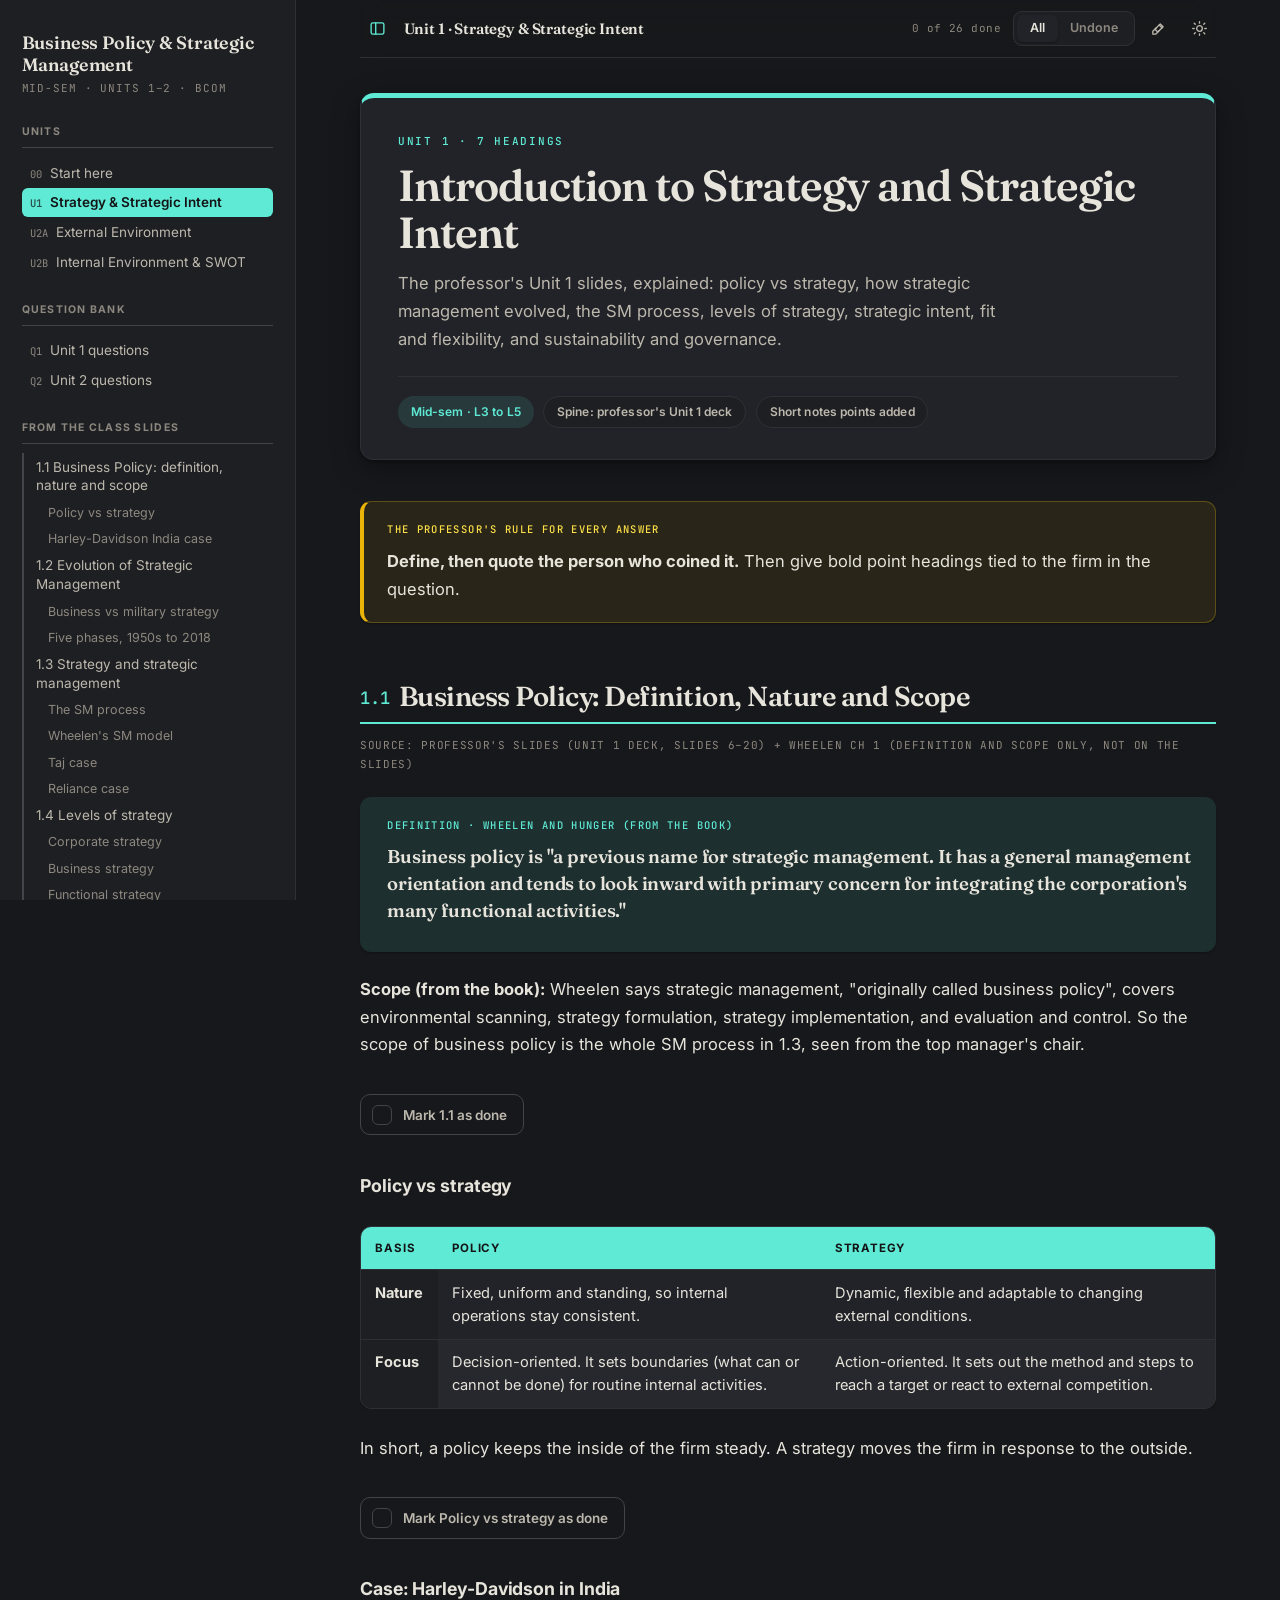
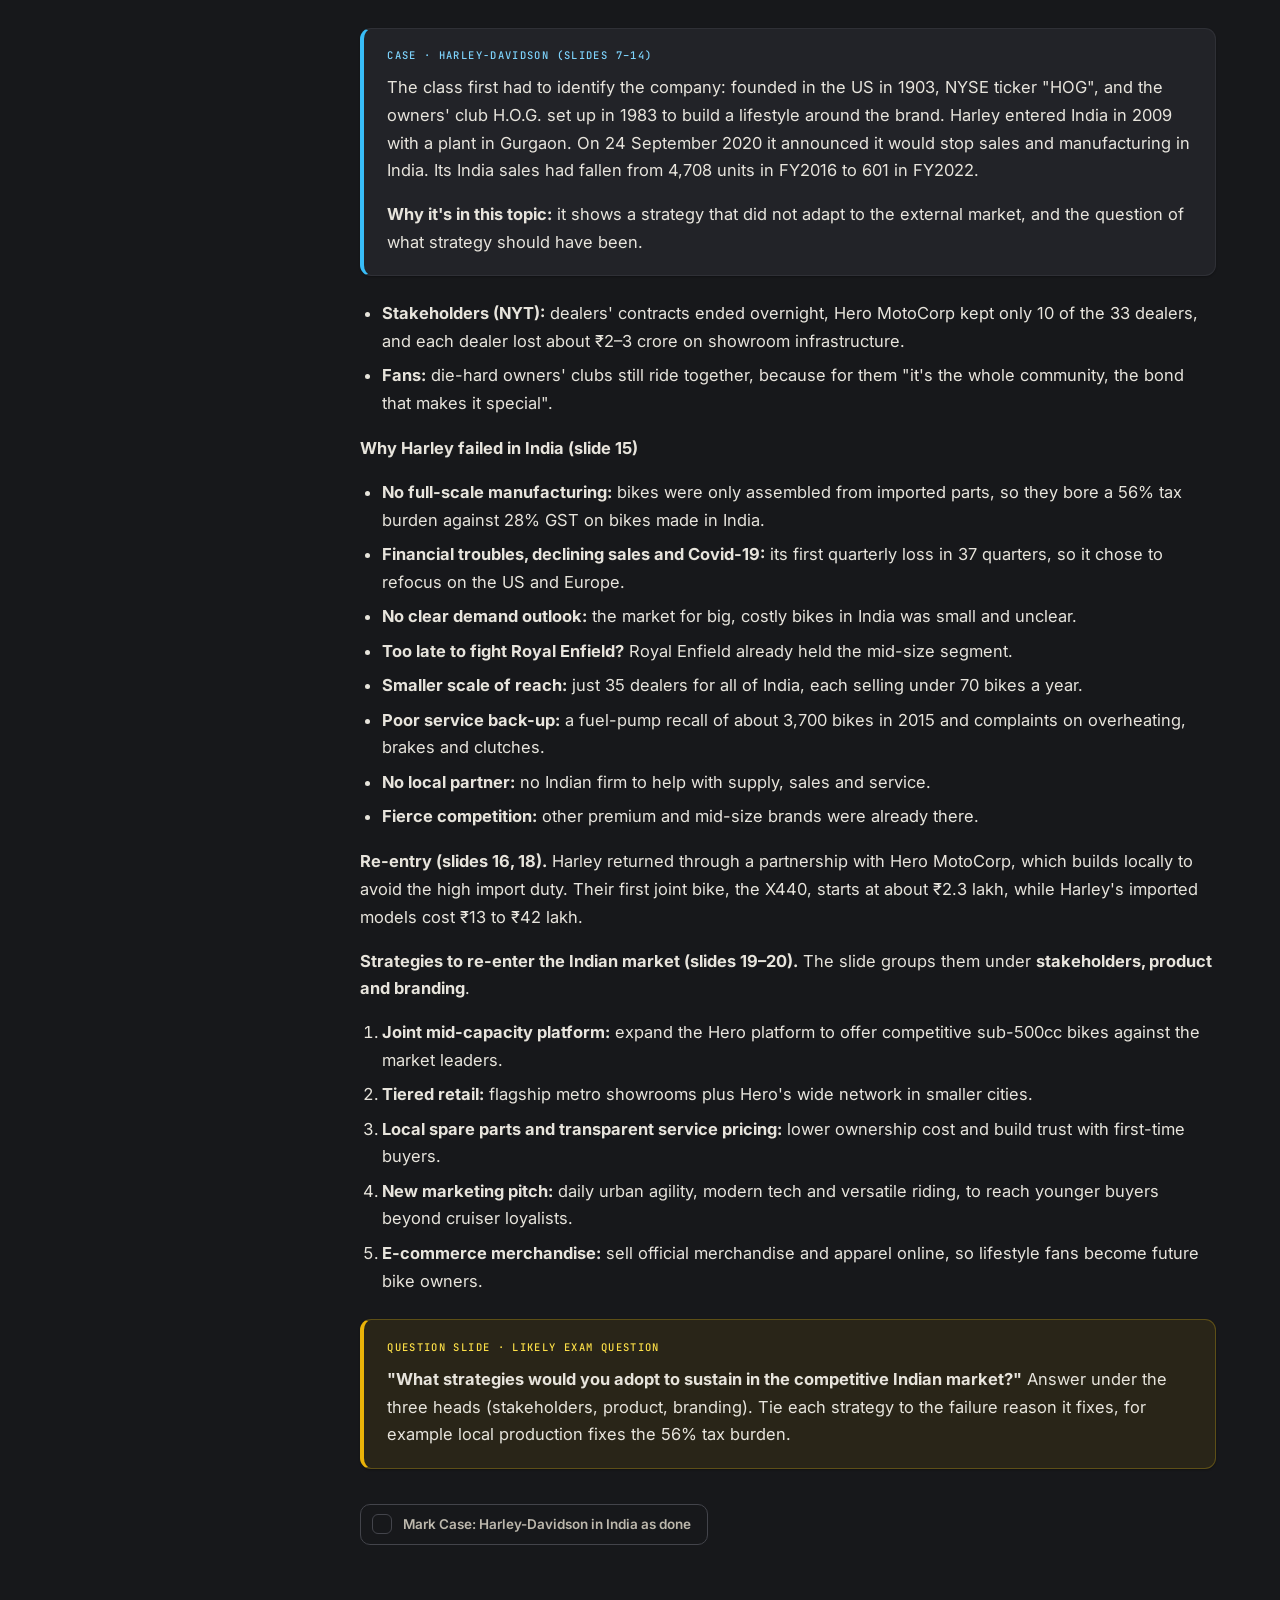
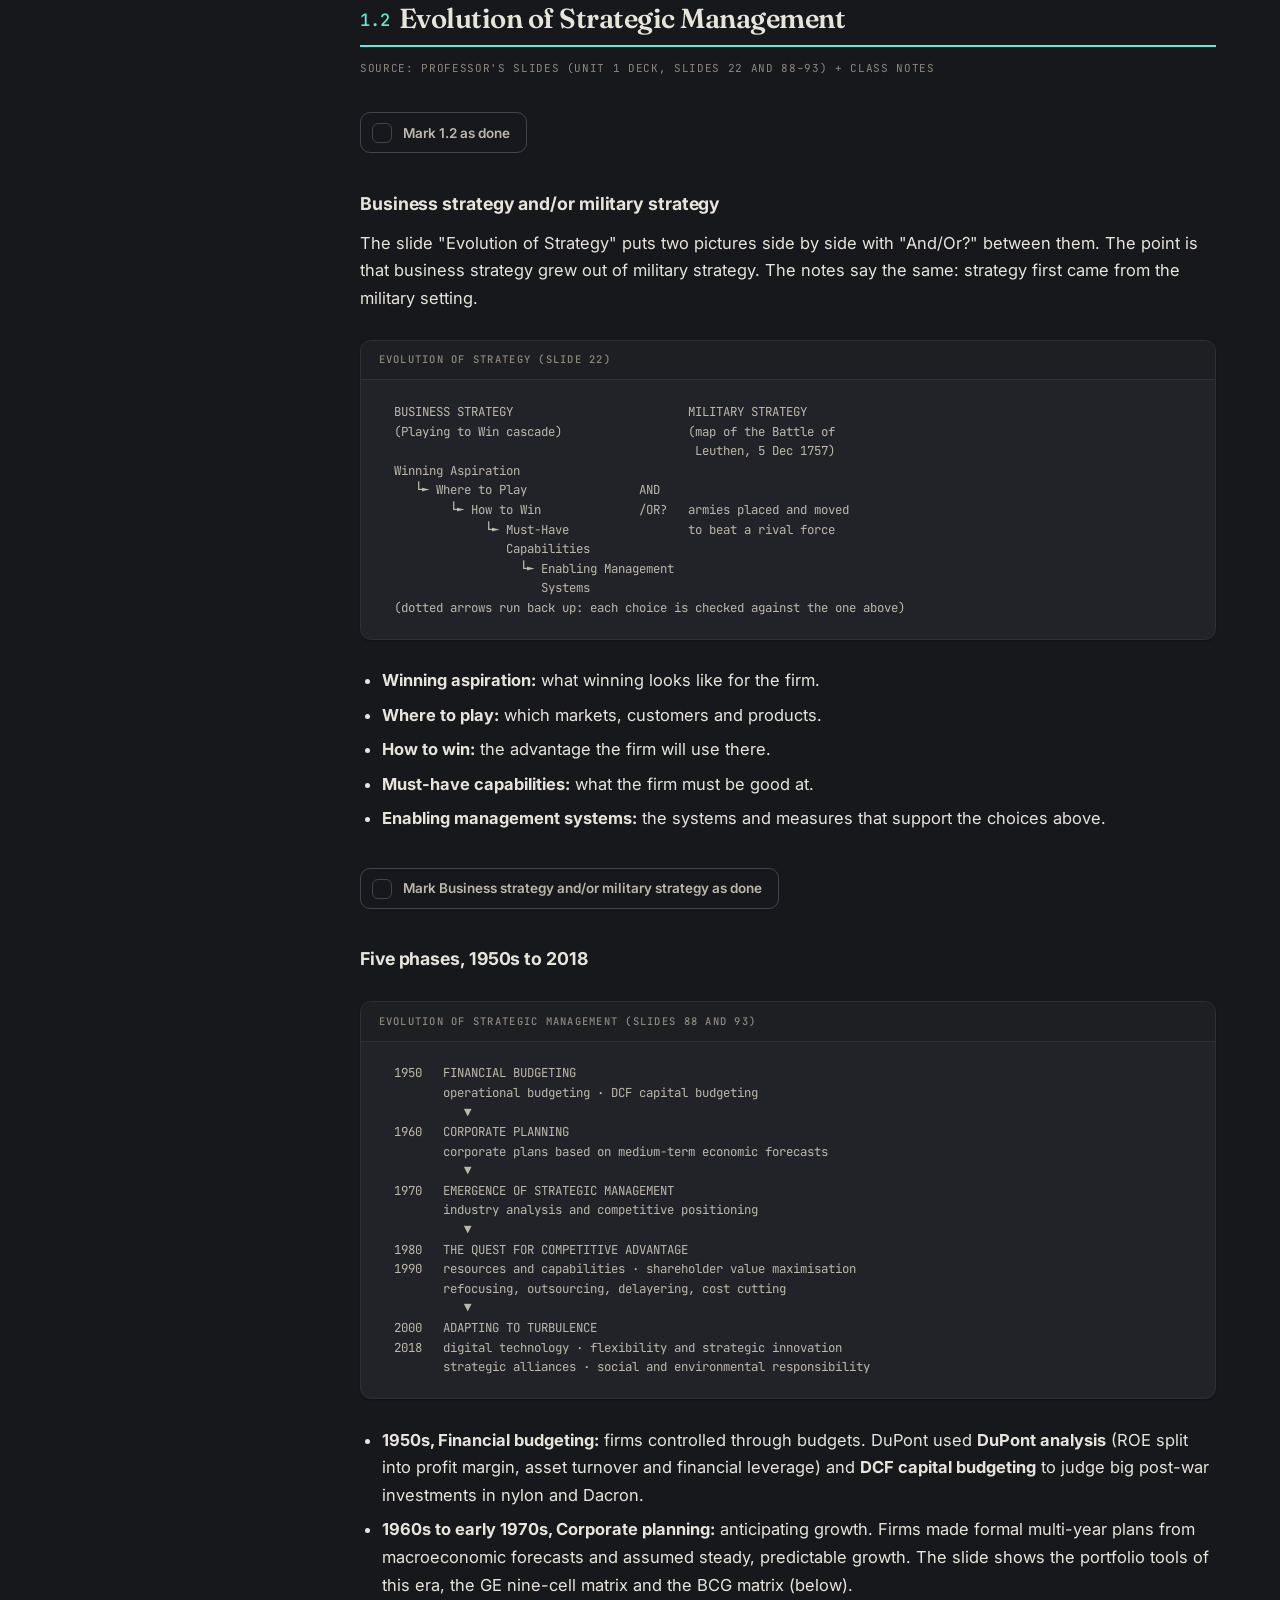
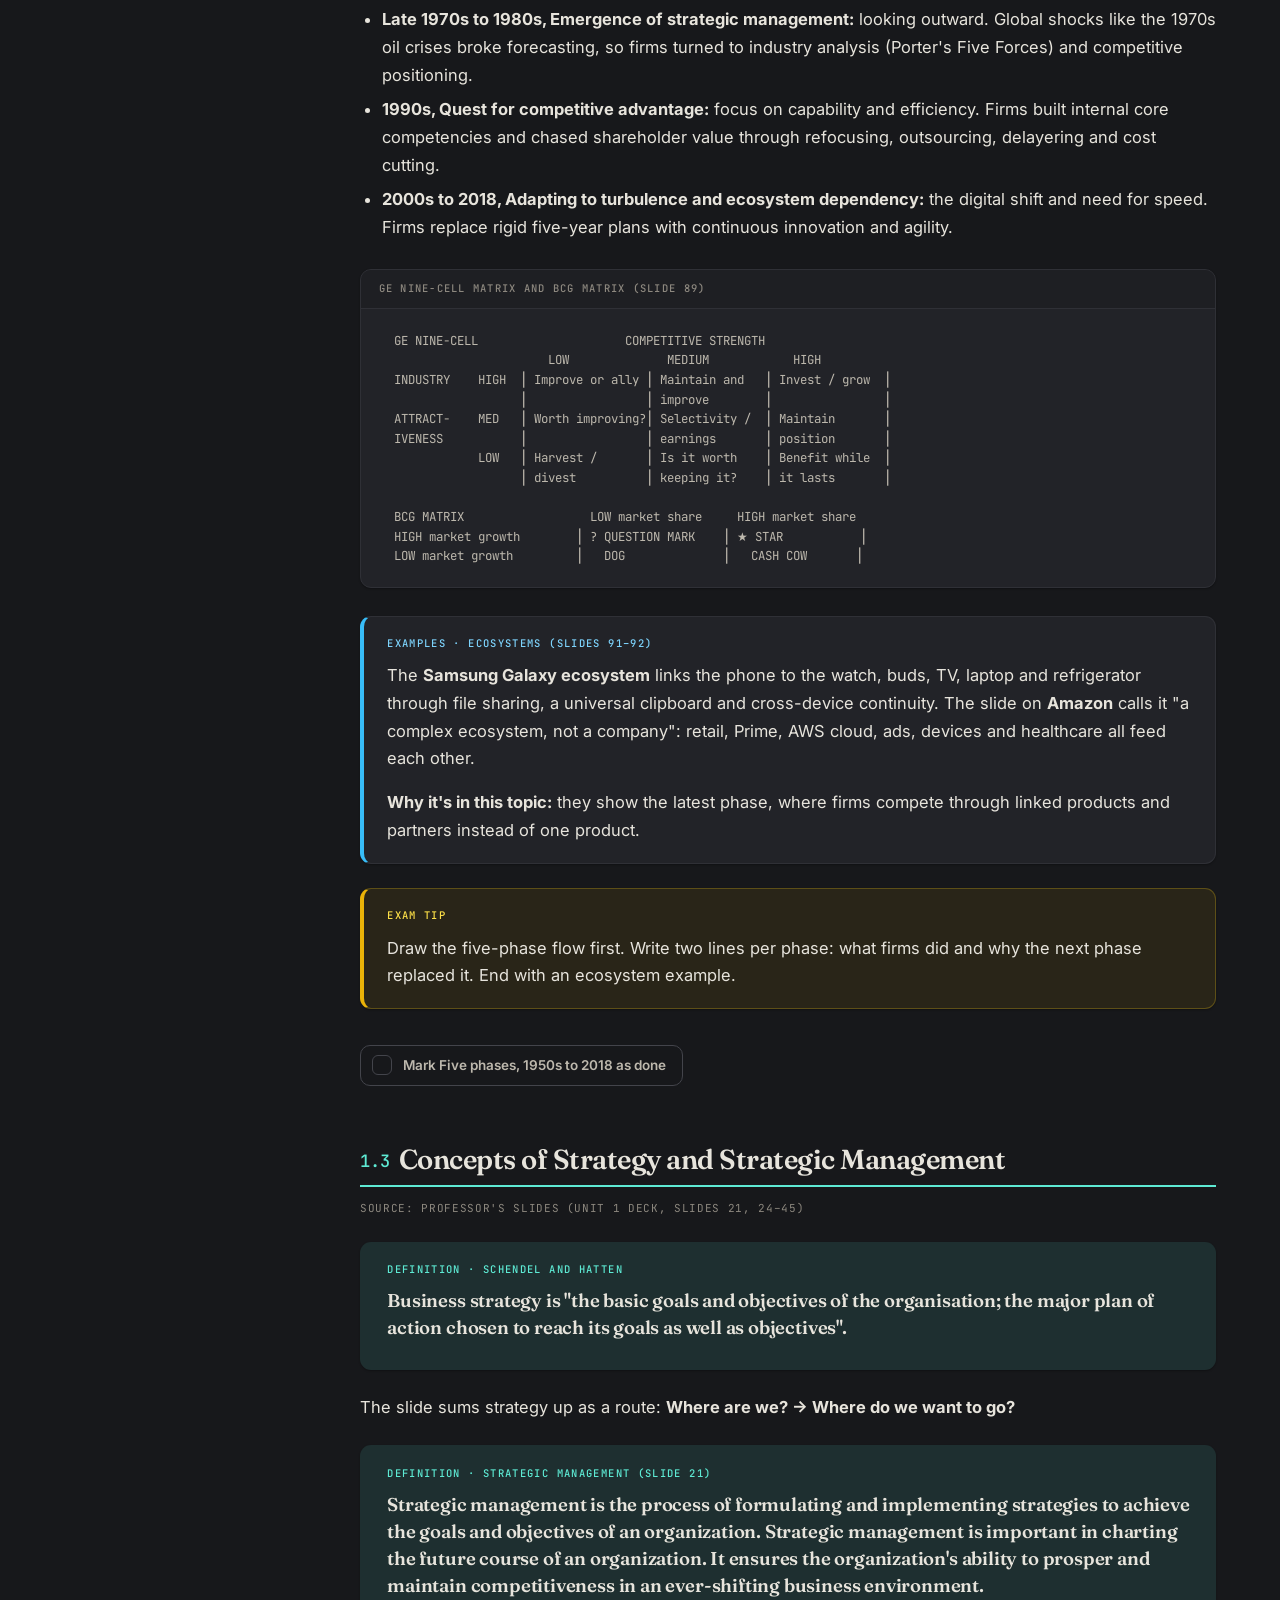
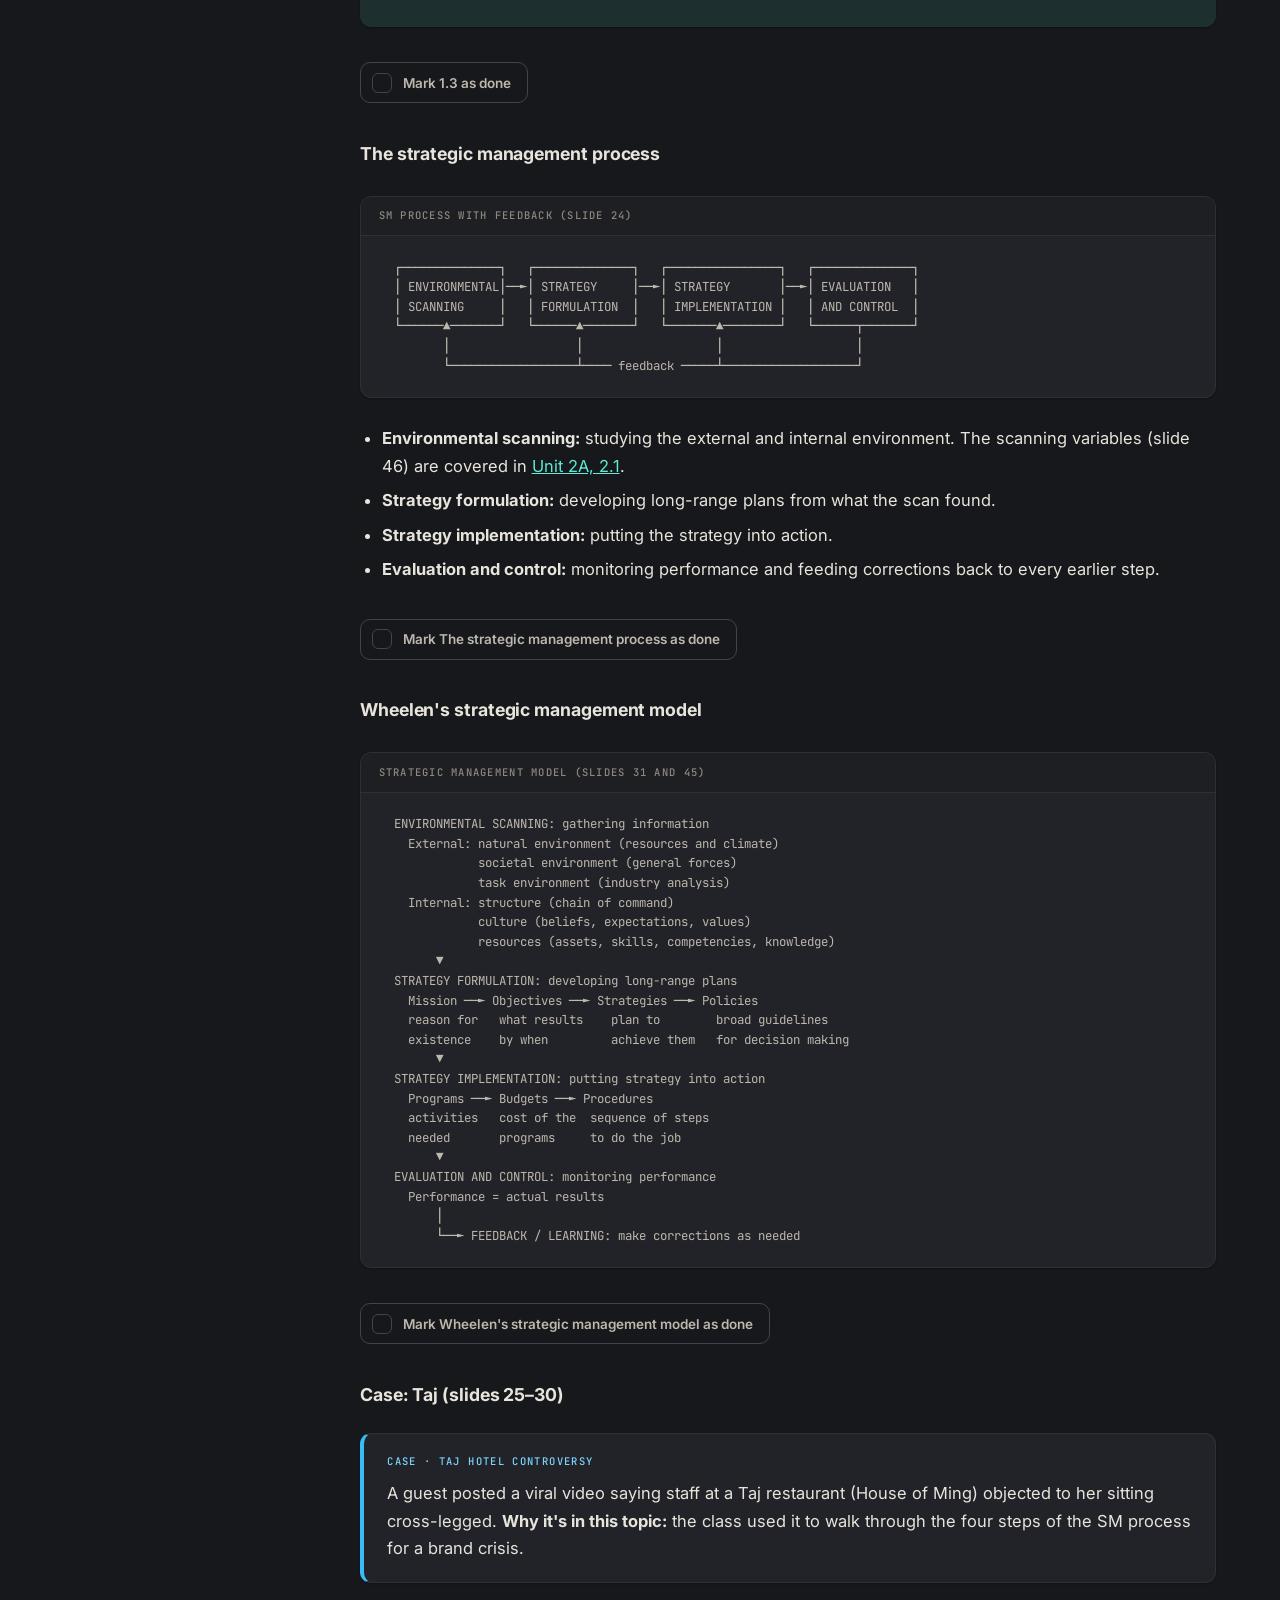
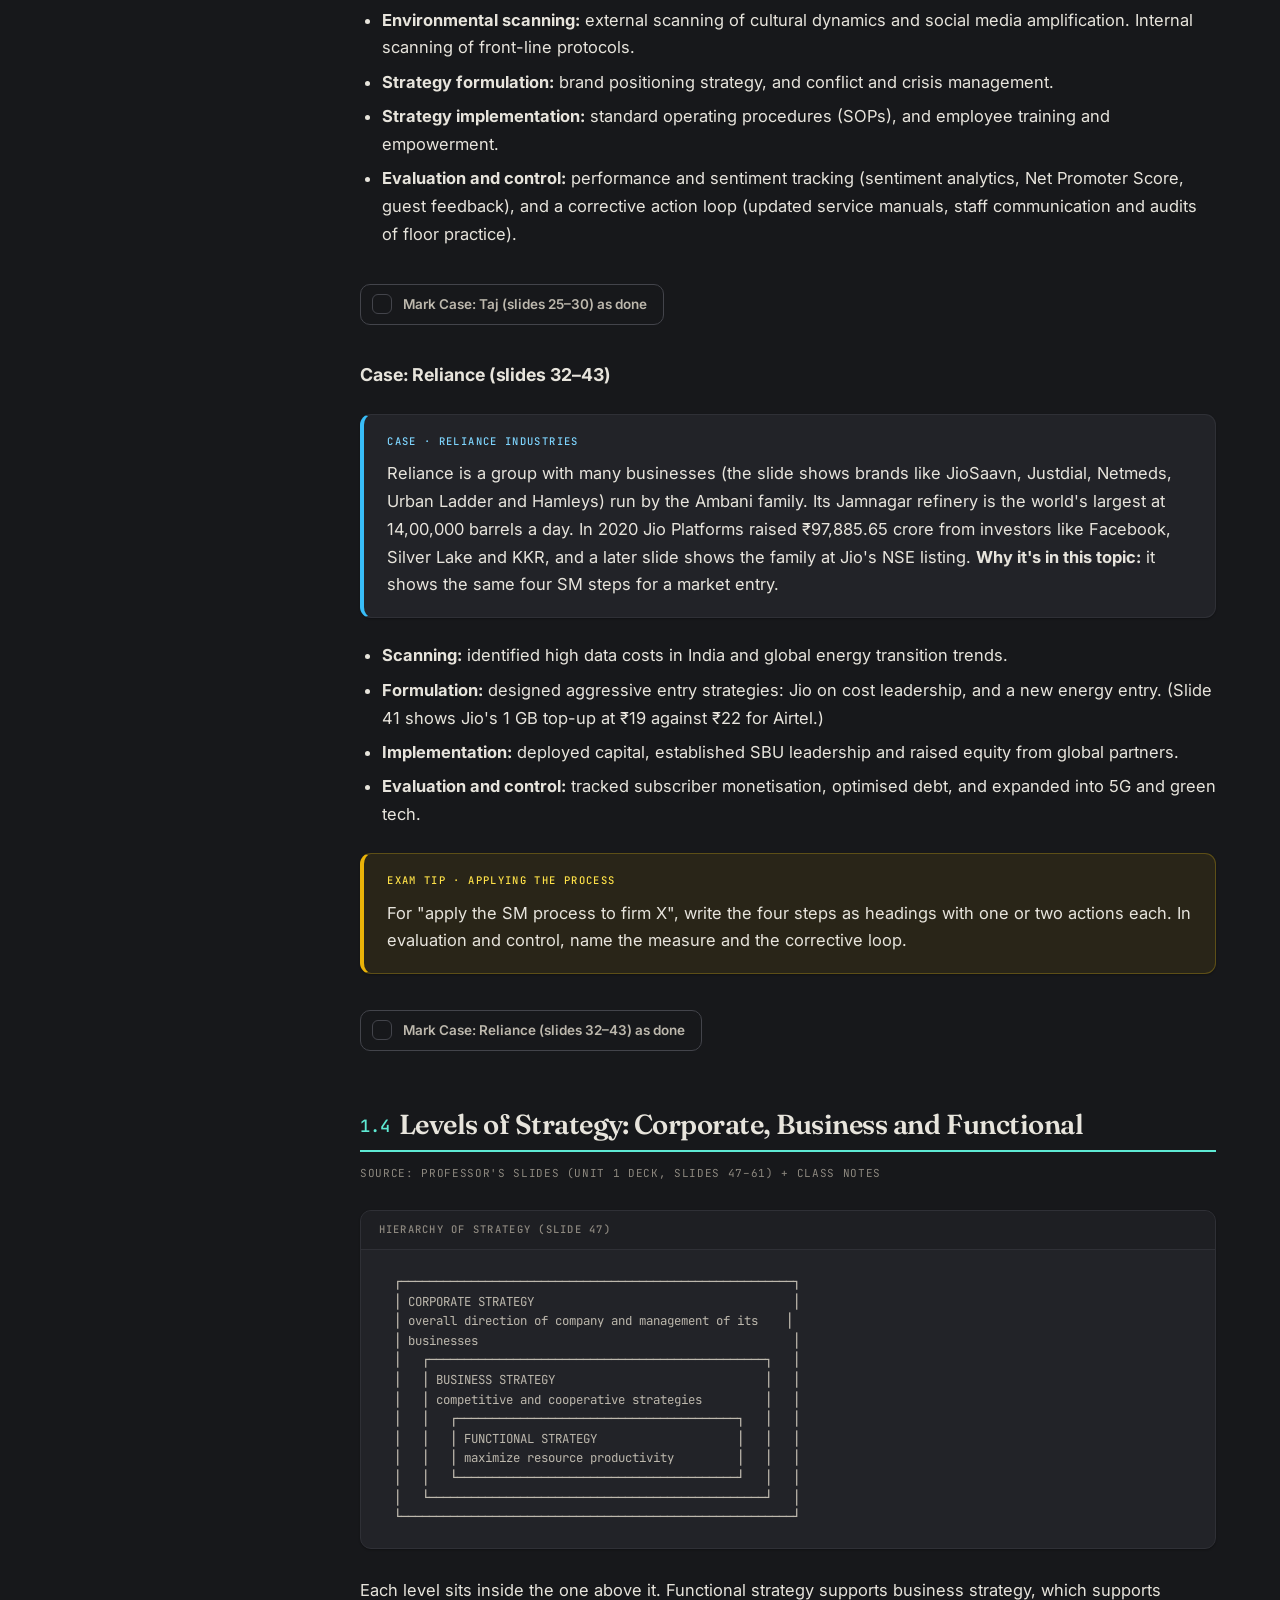
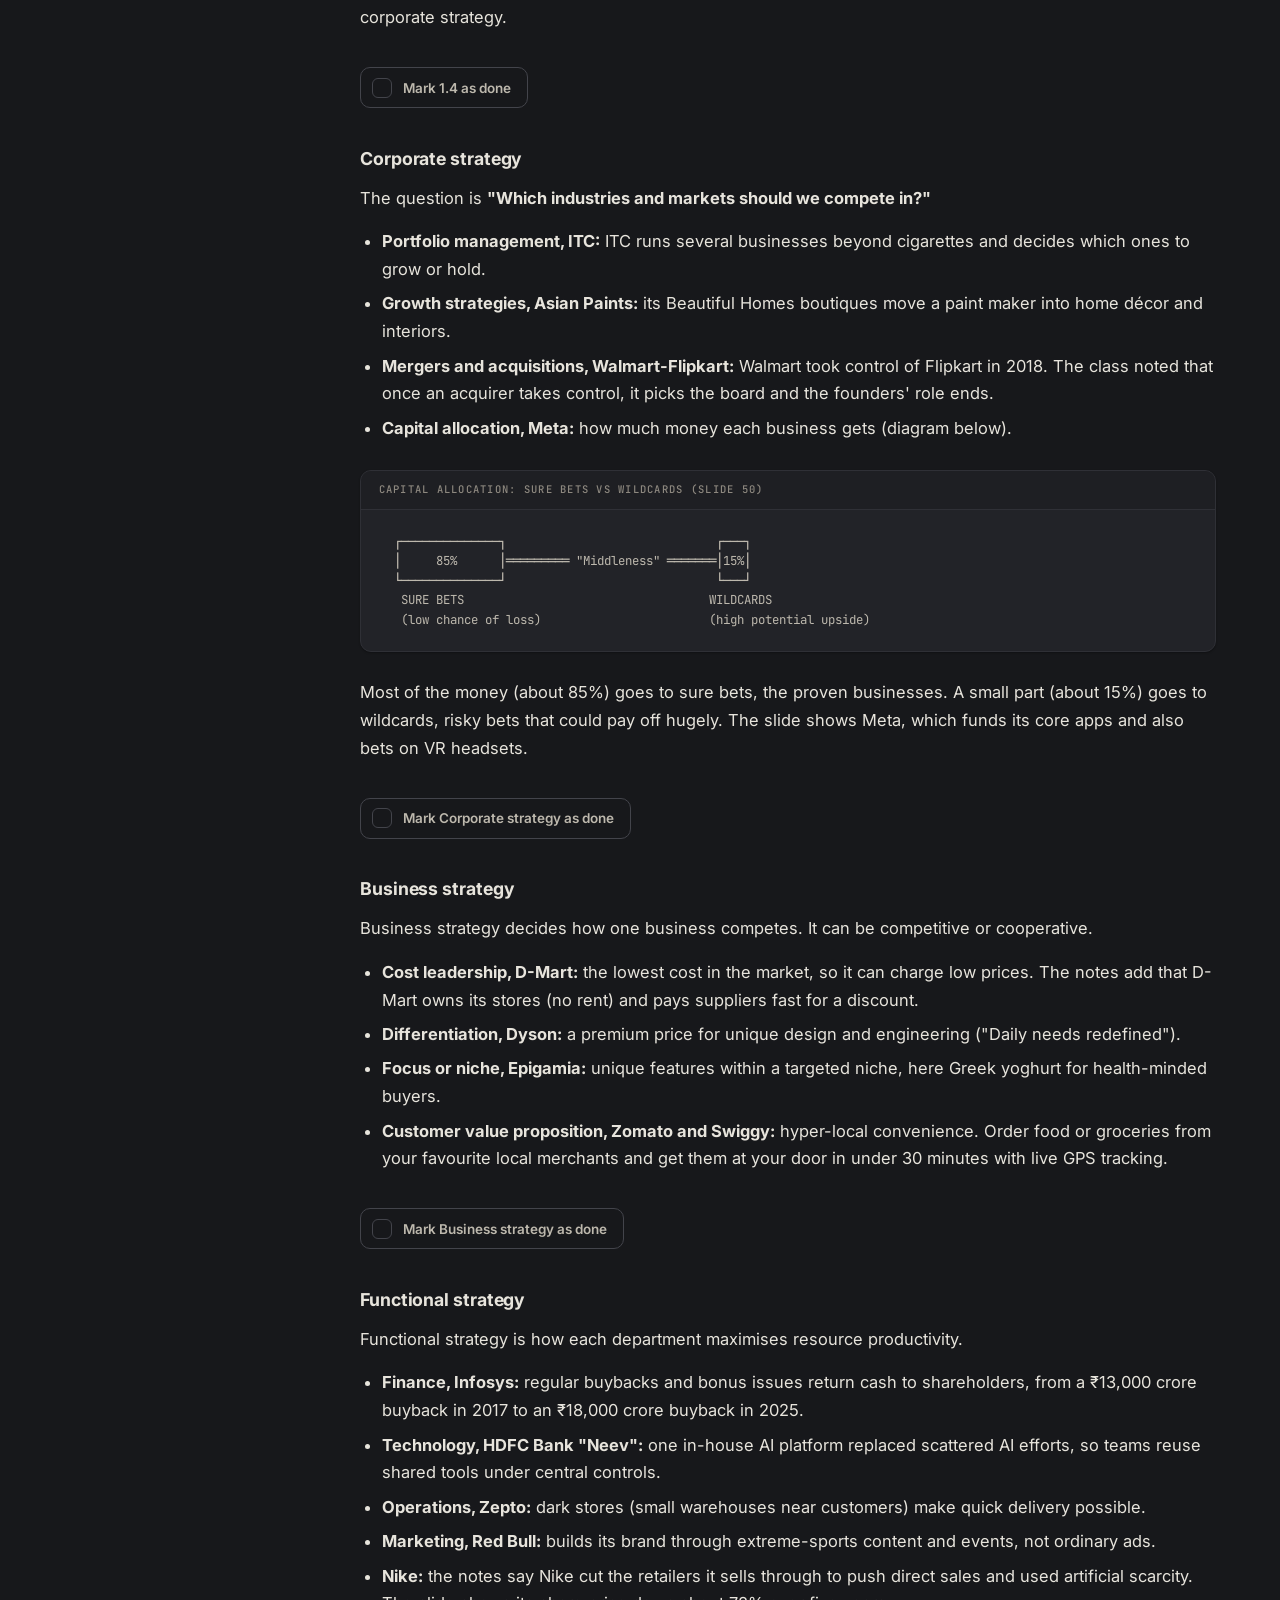
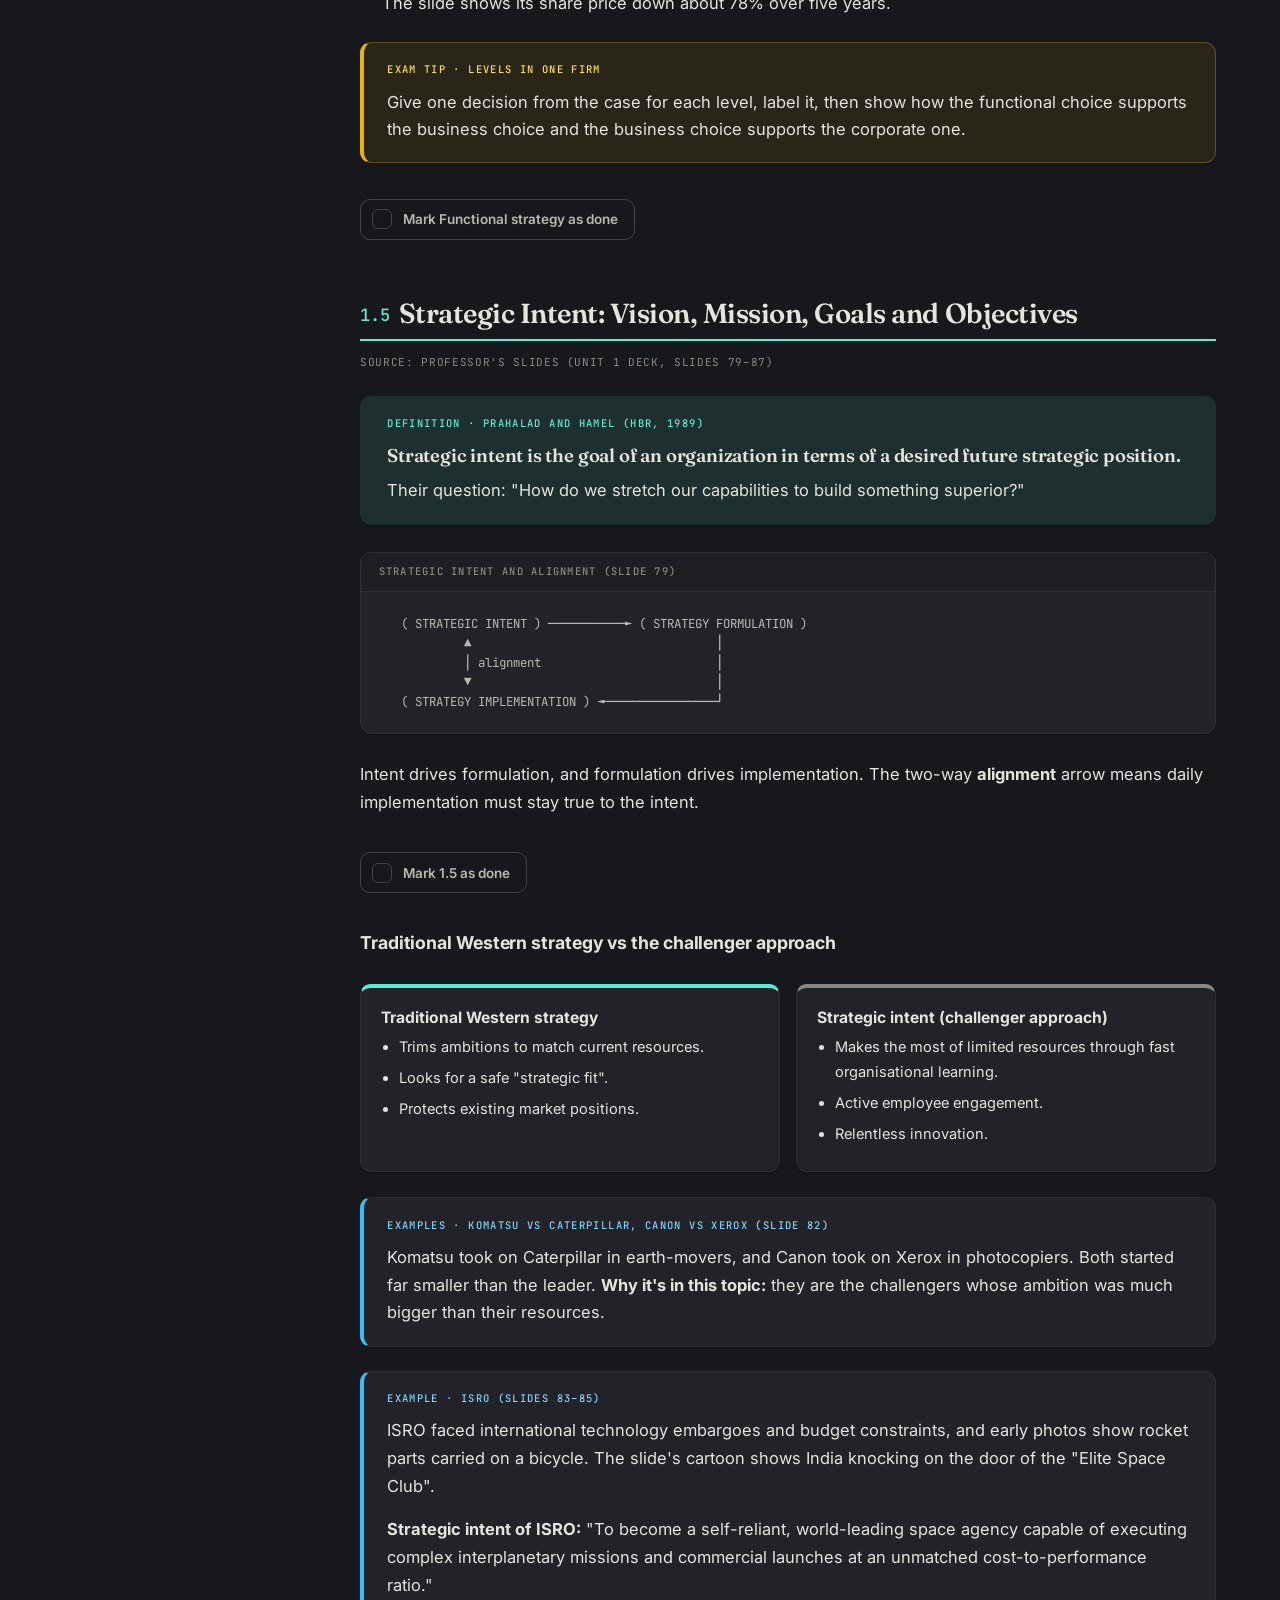
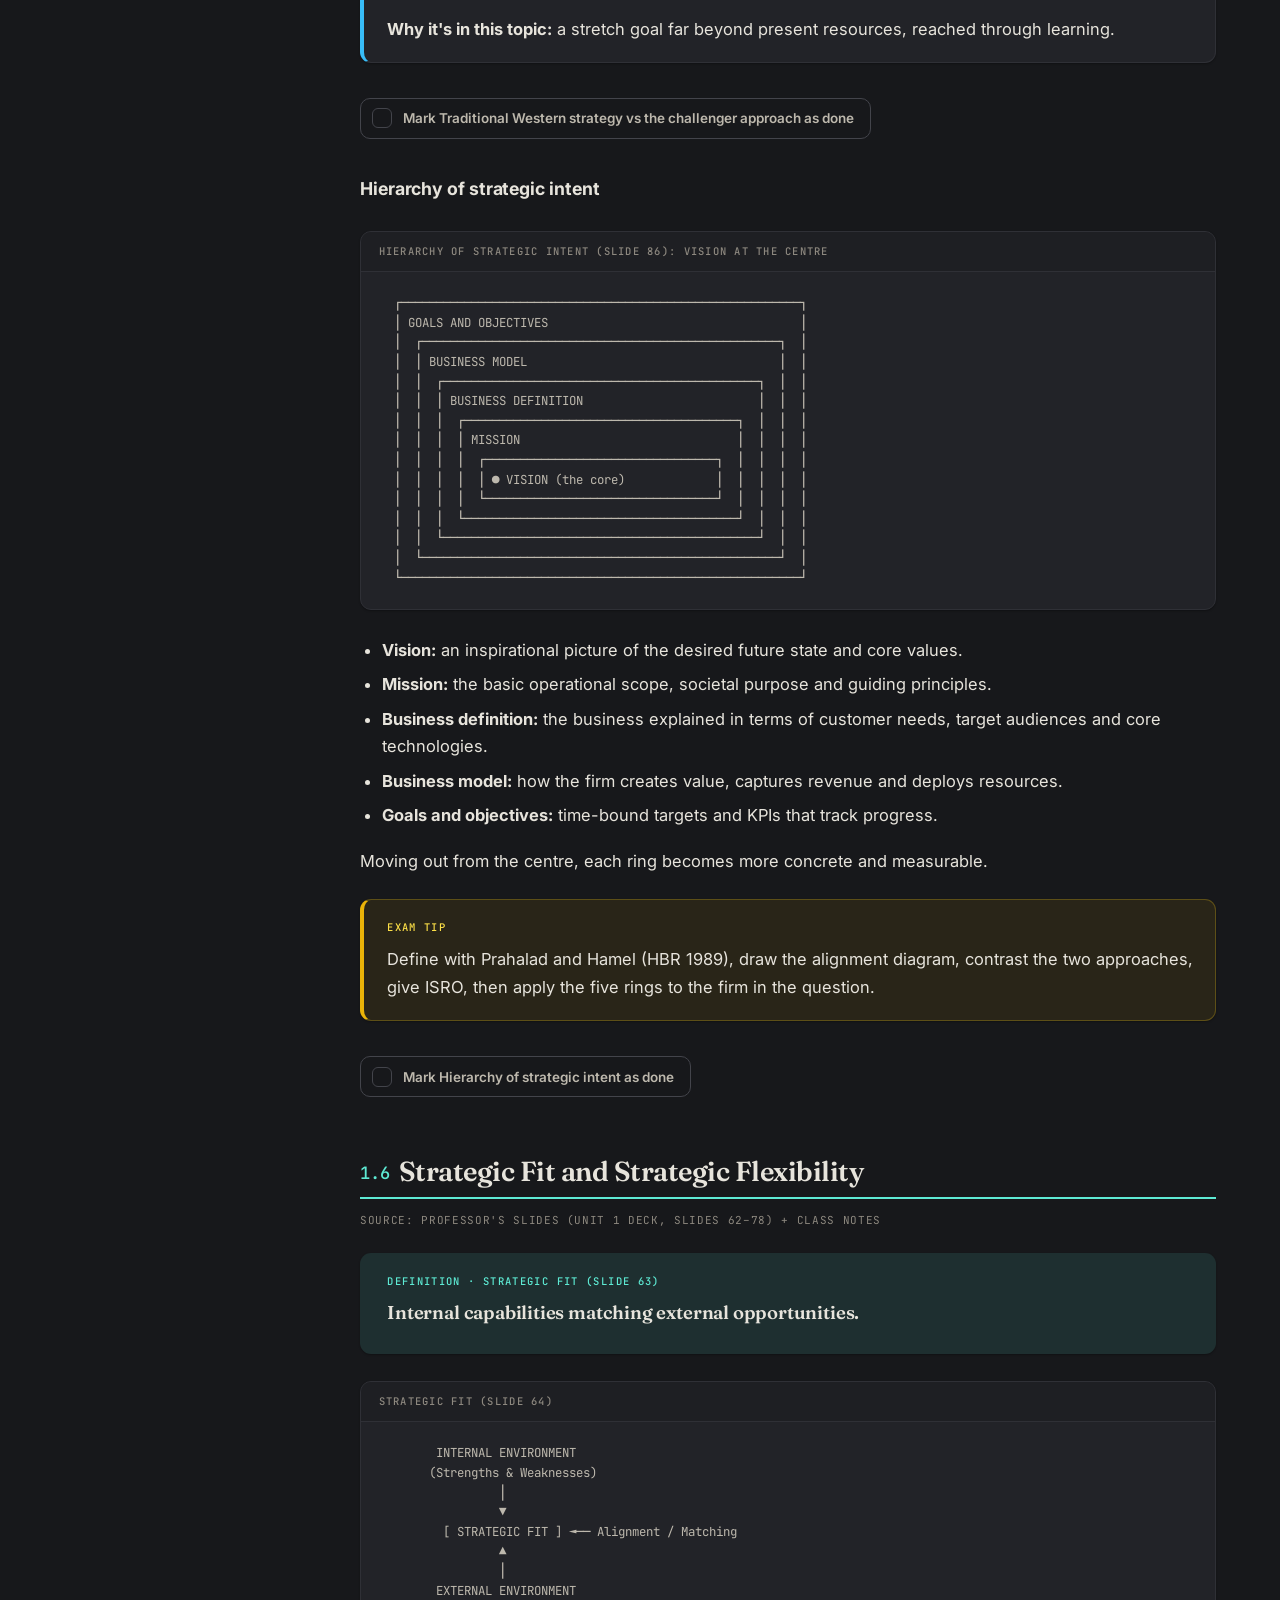
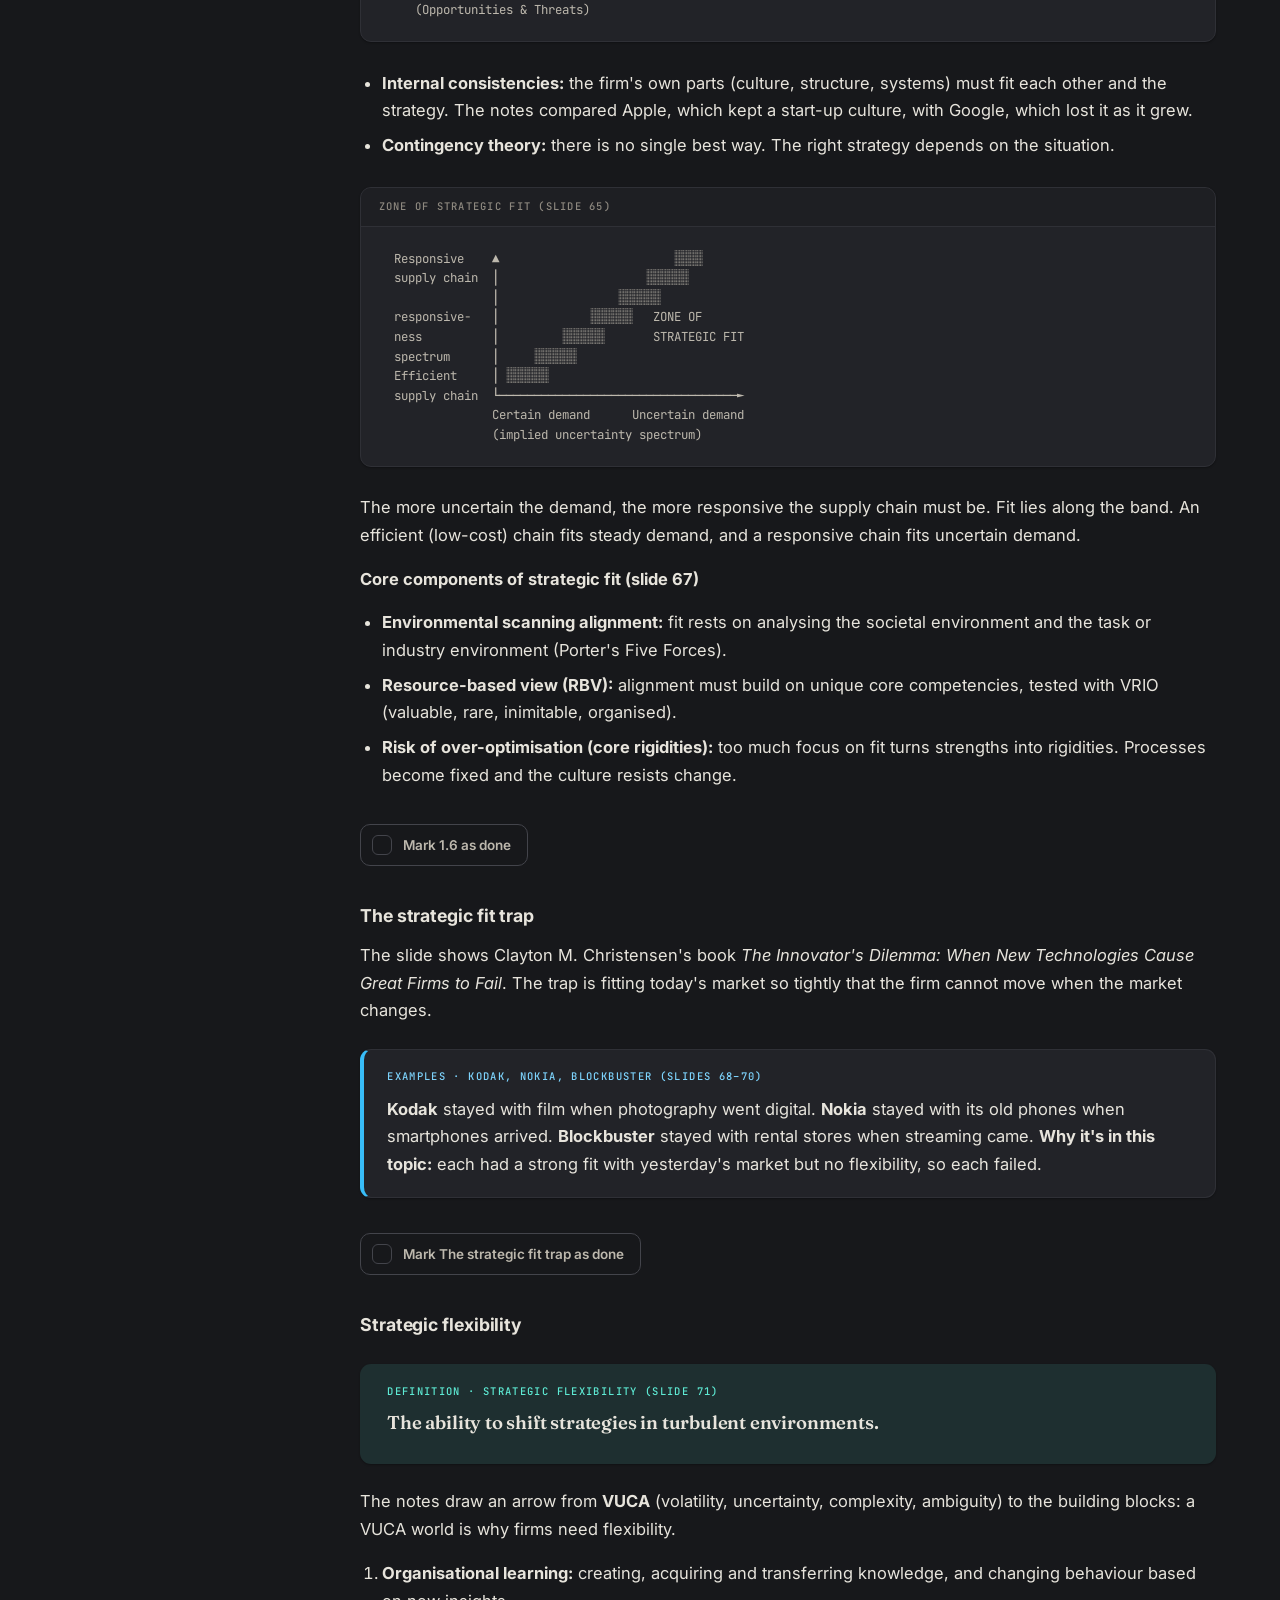
<file: unit1.html>
<!DOCTYPE html>
<html lang="en">
<head>
<meta charset="utf-8">
<meta name="viewport" content="width=device-width, initial-scale=1">
<title>Unit 1 · Strategy &amp; Strategic Intent · BPSM</title>
<link rel="stylesheet" href="assets/style.css?v=2">
<script src="assets/study.js?v=2"></script>
</head>
<body data-unit="1">
<div class="shell">

<aside class="sidebar">
  <a class="side-brand" href="index.html">Business Policy &amp; Strategic Management</a>
  <div class="side-code">Mid-sem · Units 1–2 · BCom</div>
  <div class="side-group">
    <h4>Units</h4>
    <a class="side-unit" href="index.html"><span class="su-n">00</span><span>Start here</span></a>
    <a class="side-unit current" href="unit1.html"><span class="su-n">U1</span><span>Strategy &amp; Strategic Intent</span></a>
    <a class="side-unit" href="unit2a.html"><span class="su-n">U2A</span><span>External Environment</span></a>
    <a class="side-unit" href="unit2b.html"><span class="su-n">U2B</span><span>Internal Environment &amp; SWOT</span></a>
  </div>
  <div class="side-group">
    <h4>Question bank</h4>
    <a class="side-unit" href="qbank-unit1.html"><span class="su-n">Q1</span><span>Unit 1 questions</span></a>
    <a class="side-unit" href="qbank-unit2.html"><span class="su-n">Q2</span><span>Unit 2 questions</span></a>
  </div>

  <div class="side-group">
    <h4>From the class slides</h4>
    <ul class="side-toc">
      <li><a href="#s1-1">1.1 Business Policy: definition, nature and scope</a></li>
      <li class="sub"><a href="#s1-1a">Policy vs strategy</a></li>
      <li class="sub"><a href="#s1-1c">Harley-Davidson India case</a></li>
      <li><a href="#s1-2">1.2 Evolution of Strategic Management</a></li>
      <li class="sub"><a href="#s1-2a">Business vs military strategy</a></li>
      <li class="sub"><a href="#s1-2b">Five phases, 1950s to 2018</a></li>
      <li><a href="#s1-3">1.3 Strategy and strategic management</a></li>
      <li class="sub"><a href="#s1-3a">The SM process</a></li>
      <li class="sub"><a href="#s1-3d">Wheelen's SM model</a></li>
      <li class="sub"><a href="#s1-3b">Taj case</a></li>
      <li class="sub"><a href="#s1-3c">Reliance case</a></li>
      <li><a href="#s1-4">1.4 Levels of strategy</a></li>
      <li class="sub"><a href="#s1-4a">Corporate strategy</a></li>
      <li class="sub"><a href="#s1-4b">Business strategy</a></li>
      <li class="sub"><a href="#s1-4c">Functional strategy</a></li>
      <li><a href="#s1-5">1.5 Strategic intent</a></li>
      <li class="sub"><a href="#s1-5a">Western vs challenger approach</a></li>
      <li class="sub"><a href="#s1-5b">Hierarchy of strategic intent</a></li>
      <li><a href="#s1-6">1.6 Strategic fit and flexibility</a></li>
      <li class="sub"><a href="#s1-6a">The strategic fit trap</a></li>
      <li class="sub"><a href="#s1-6b">Strategic flexibility</a></li>
      <li class="sub"><a href="#s1-6c">Netflix India</a></li>
      <li><a href="#s1-7">1.7 Sustainability and corporate governance</a></li>
      <li class="sub"><a href="#s1-7a">Three accounts and the 3Ps</a></li>
      <li class="sub"><a href="#s1-7b">Corporate governance</a></li>
      <li><a href="#revision">Revision questions</a></li>
    </ul>
  </div>
</aside>

<main>
<div class="wrap">

  <header class="masthead">
    <div class="mh-eyebrow">Unit 1 · 7 headings</div>
    <h1>Introduction to Strategy and Strategic Intent</h1>
    <p class="mh-sub">The professor's Unit 1 slides, explained: policy vs strategy, how strategic management evolved, the SM process, levels of strategy, strategic intent, fit and flexibility, and sustainability and governance.</p>
    <div class="mh-meta">
      <span class="chip">Mid-sem · L3 to L5</span>
      <span class="chip plain">Spine: professor's Unit 1 deck</span>
      <span class="chip plain">Short notes points added</span>
    </div>
  </header>

  <div class="box exam">
    <span class="box-label">The professor's rule for every answer</span>
    <p><strong>Define, then quote the person who coined it.</strong> Then give bold point headings tied to the firm in the question.</p>
  </div>

  <!-- ============ 1.1 ============ -->
  <h2 class="sec" id="s1-1"><span class="num">1.1</span>Business Policy: Definition, Nature and Scope</h2>
  <p class="q-meta">Source: professor's slides (Unit 1 deck, slides 6–20) + Wheelen ch 1 (definition and scope only, not on the slides)</p>

  <div class="box def">
    <span class="box-label">Definition · Wheelen and Hunger (from the book)</span>
    <p class="quote">Business policy is "a previous name for strategic management. It has a general management orientation and tends to look inward with primary concern for integrating the corporation's many functional activities."</p>
  </div>
  <p><strong>Scope (from the book):</strong> Wheelen says strategic management, "originally called business policy", covers environmental scanning, strategy formulation, strategy implementation, and evaluation and control. So the scope of business policy is the whole SM process in 1.3, seen from the top manager's chair.</p>

  <h3 id="s1-1a">Policy vs strategy</h3>
  <div class="tbl-scroll">
    <table>
      <thead><tr><th>Basis</th><th>Policy</th><th>Strategy</th></tr></thead>
      <tbody>
        <tr><th>Nature</th><td>Fixed, uniform and standing, so internal operations stay consistent.</td><td>Dynamic, flexible and adaptable to changing external conditions.</td></tr>
        <tr><th>Focus</th><td>Decision-oriented. It sets boundaries (what can or cannot be done) for routine internal activities.</td><td>Action-oriented. It sets out the method and steps to reach a target or react to external competition.</td></tr>
      </tbody>
    </table>
  </div>
  <p>In short, a policy keeps the inside of the firm steady. A strategy moves the firm in response to the outside.</p>

  <h3 id="s1-1c">Case: Harley-Davidson in India</h3>
  <div class="box eg">
    <span class="box-label">Case · Harley-Davidson (slides 7–14)</span>
    <p>The class first had to identify the company: founded in the US in 1903, NYSE ticker "HOG", and the owners' club H.O.G. set up in 1983 to build a lifestyle around the brand. Harley entered India in 2009 with a plant in Gurgaon. On 24 September 2020 it announced it would stop sales and manufacturing in India. Its India sales had fallen from 4,708 units in FY2016 to 601 in FY2022.</p>
    <p><strong>Why it's in this topic:</strong> it shows a strategy that did not adapt to the external market, and the question of what strategy should have been.</p>
  </div>
  <ul>
    <li><strong>Stakeholders (NYT):</strong> dealers' contracts ended overnight, Hero MotoCorp kept only 10 of the 33 dealers, and each dealer lost about ₹2–3 crore on showroom infrastructure.</li>
    <li><strong>Fans:</strong> die-hard owners' clubs still ride together, because for them "it's the whole community, the bond that makes it special".</li>
  </ul>

  <p><strong>Why Harley failed in India (slide 15)</strong></p>
  <ul>
    <li><strong>No full-scale manufacturing:</strong> bikes were only assembled from imported parts, so they bore a 56% tax burden against 28% GST on bikes made in India.</li>
    <li><strong>Financial troubles, declining sales and Covid-19:</strong> its first quarterly loss in 37 quarters, so it chose to refocus on the US and Europe.</li>
    <li><strong>No clear demand outlook:</strong> the market for big, costly bikes in India was small and unclear.</li>
    <li><strong>Too late to fight Royal Enfield?</strong> Royal Enfield already held the mid-size segment.</li>
    <li><strong>Smaller scale of reach:</strong> just 35 dealers for all of India, each selling under 70 bikes a year.</li>
    <li><strong>Poor service back-up:</strong> a fuel-pump recall of about 3,700 bikes in 2015 and complaints on overheating, brakes and clutches.</li>
    <li><strong>No local partner:</strong> no Indian firm to help with supply, sales and service.</li>
    <li><strong>Fierce competition:</strong> other premium and mid-size brands were already there.</li>
  </ul>

  <p><strong>Re-entry (slides 16, 18).</strong> Harley returned through a partnership with Hero MotoCorp, which builds locally to avoid the high import duty. Their first joint bike, the X440, starts at about ₹2.3 lakh, while Harley's imported models cost ₹13 to ₹42 lakh.</p>

  <p><strong>Strategies to re-enter the Indian market (slides 19–20).</strong> The slide groups them under <strong>stakeholders, product and branding</strong>.</p>
  <ol>
    <li><strong>Joint mid-capacity platform:</strong> expand the Hero platform to offer competitive sub-500cc bikes against the market leaders.</li>
    <li><strong>Tiered retail:</strong> flagship metro showrooms plus Hero's wide network in smaller cities.</li>
    <li><strong>Local spare parts and transparent service pricing:</strong> lower ownership cost and build trust with first-time buyers.</li>
    <li><strong>New marketing pitch:</strong> daily urban agility, modern tech and versatile riding, to reach younger buyers beyond cruiser loyalists.</li>
    <li><strong>E-commerce merchandise:</strong> sell official merchandise and apparel online, so lifestyle fans become future bike owners.</li>
  </ol>

  <div class="box exam">
    <span class="box-label">Question slide · likely exam question</span>
    <p><strong>"What strategies would you adopt to sustain in the competitive Indian market?"</strong> Answer under the three heads (stakeholders, product, branding). Tie each strategy to the failure reason it fixes, for example local production fixes the 56% tax burden.</p>
  </div>

  <!-- ============ 1.2 ============ -->
  <h2 class="sec" id="s1-2"><span class="num">1.2</span>Evolution of Strategic Management</h2>
  <p class="q-meta">Source: professor's slides (Unit 1 deck, slides 22 and 88–93) + class notes</p>

  <h3 id="s1-2a">Business strategy and/or military strategy</h3>
  <p>The slide "Evolution of Strategy" puts two pictures side by side with "And/Or?" between them. The point is that business strategy grew out of military strategy. The notes say the same: strategy first came from the military setting.</p>
  <figure class="dia">
    <figcaption>Evolution of strategy (slide 22)</figcaption>
<pre>
  BUSINESS STRATEGY                         MILITARY STRATEGY
  (Playing to Win cascade)                  (map of the Battle of
                                             Leuthen, 5 Dec 1757)
  Winning Aspiration
     └► Where to Play                AND
          └► How to Win              /OR?   armies placed and moved
               └► Must-Have                 to beat a rival force
                  Capabilities
                    └► Enabling Management
                       Systems
  (dotted arrows run back up: each choice is checked against the one above)
</pre>
  </figure>
  <ul>
    <li><strong>Winning aspiration:</strong> what winning looks like for the firm.</li>
    <li><strong>Where to play:</strong> which markets, customers and products.</li>
    <li><strong>How to win:</strong> the advantage the firm will use there.</li>
    <li><strong>Must-have capabilities:</strong> what the firm must be good at.</li>
    <li><strong>Enabling management systems:</strong> the systems and measures that support the choices above.</li>
  </ul>

  <h3 id="s1-2b">Five phases, 1950s to 2018</h3>
  <figure class="dia">
    <figcaption>Evolution of strategic management (slides 88 and 93)</figcaption>
<pre>
  1950   FINANCIAL BUDGETING
         operational budgeting · DCF capital budgeting
            ▼
  1960   CORPORATE PLANNING
         corporate plans based on medium-term economic forecasts
            ▼
  1970   EMERGENCE OF STRATEGIC MANAGEMENT
         industry analysis and competitive positioning
            ▼
  1980   THE QUEST FOR COMPETITIVE ADVANTAGE
  1990   resources and capabilities · shareholder value maximisation
         refocusing, outsourcing, delayering, cost cutting
            ▼
  2000   ADAPTING TO TURBULENCE
  2018   digital technology · flexibility and strategic innovation
         strategic alliances · social and environmental responsibility
</pre>
  </figure>
  <ul>
    <li><strong>1950s, Financial budgeting:</strong> firms controlled through budgets. DuPont used <strong>DuPont analysis</strong> (ROE split into profit margin, asset turnover and financial leverage) and <strong>DCF capital budgeting</strong> to judge big post-war investments in nylon and Dacron.</li>
    <li><strong>1960s to early 1970s, Corporate planning:</strong> anticipating growth. Firms made formal multi-year plans from macroeconomic forecasts and assumed steady, predictable growth. The slide shows the portfolio tools of this era, the GE nine-cell matrix and the BCG matrix (below).</li>
    <li><strong>Late 1970s to 1980s, Emergence of strategic management:</strong> looking outward. Global shocks like the 1970s oil crises broke forecasting, so firms turned to industry analysis (Porter's Five Forces) and competitive positioning.</li>
    <li><strong>1990s, Quest for competitive advantage:</strong> focus on capability and efficiency. Firms built internal core competencies and chased shareholder value through refocusing, outsourcing, delayering and cost cutting.</li>
    <li><strong>2000s to 2018, Adapting to turbulence and ecosystem dependency:</strong> the digital shift and need for speed. Firms replace rigid five-year plans with continuous innovation and agility.</li>
  </ul>

  <figure class="dia">
    <figcaption>GE nine-cell matrix and BCG matrix (slide 89)</figcaption>
<pre>
  GE NINE-CELL                     COMPETITIVE STRENGTH
                        LOW              MEDIUM            HIGH
  INDUSTRY    HIGH  │ Improve or ally │ Maintain and   │ Invest / grow  │
                    │                 │ improve        │                │
  ATTRACT-    MED   │ Worth improving?│ Selectivity /  │ Maintain       │
  IVENESS           │                 │ earnings       │ position       │
              LOW   │ Harvest /       │ Is it worth    │ Benefit while  │
                    │ divest          │ keeping it?    │ it lasts       │

  BCG MATRIX                  LOW market share     HIGH market share
  HIGH market growth        │ ? QUESTION MARK    │ ★ STAR           │
  LOW market growth         │   DOG              │   CASH COW       │
</pre>
  </figure>

  <div class="box eg">
    <span class="box-label">Examples · ecosystems (slides 91–92)</span>
    <p>The <strong>Samsung Galaxy ecosystem</strong> links the phone to the watch, buds, TV, laptop and refrigerator through file sharing, a universal clipboard and cross-device continuity. The slide on <strong>Amazon</strong> calls it "a complex ecosystem, not a company": retail, Prime, AWS cloud, ads, devices and healthcare all feed each other.</p>
    <p><strong>Why it's in this topic:</strong> they show the latest phase, where firms compete through linked products and partners instead of one product.</p>
  </div>

  <div class="box exam">
    <span class="box-label">Exam tip</span>
    <p>Draw the five-phase flow first. Write two lines per phase: what firms did and why the next phase replaced it. End with an ecosystem example.</p>
  </div>

  <!-- ============ 1.3 ============ -->
  <h2 class="sec" id="s1-3"><span class="num">1.3</span>Concepts of Strategy and Strategic Management</h2>
  <p class="q-meta">Source: professor's slides (Unit 1 deck, slides 21, 24–45)</p>

  <div class="box def">
    <span class="box-label">Definition · Schendel and Hatten</span>
    <p class="quote">Business strategy is "the basic goals and objectives of the organisation; the major plan of action chosen to reach its goals as well as objectives".</p>
  </div>
  <p>The slide sums strategy up as a route: <strong>Where are we? → Where do we want to go?</strong></p>

  <div class="box def">
    <span class="box-label">Definition · Strategic management (slide 21)</span>
    <p class="quote">Strategic management is the process of formulating and implementing strategies to achieve the goals and objectives of an organization. Strategic management is important in charting the future course of an organization. It ensures the organization's ability to prosper and maintain competitiveness in an ever-shifting business environment.</p>
  </div>

  <h3 id="s1-3a">The strategic management process</h3>
  <figure class="dia">
    <figcaption>SM process with feedback (slide 24)</figcaption>
<pre>
  ┌──────────────┐   ┌──────────────┐   ┌────────────────┐   ┌──────────────┐
  │ ENVIRONMENTAL│──►│ STRATEGY     │──►│ STRATEGY       │──►│ EVALUATION   │
  │ SCANNING     │   │ FORMULATION  │   │ IMPLEMENTATION │   │ AND CONTROL  │
  └──────▲───────┘   └──────▲───────┘   └───────▲────────┘   └──────┬───────┘
         │                  │                   │                   │
         └──────────────────┴──── feedback ─────┴───────────────────┘
</pre>
  </figure>
  <ul>
    <li><strong>Environmental scanning:</strong> studying the external and internal environment. The scanning variables (slide 46) are covered in <a href="unit2a.html#s2-1">Unit 2A, 2.1</a>.</li>
    <li><strong>Strategy formulation:</strong> developing long-range plans from what the scan found.</li>
    <li><strong>Strategy implementation:</strong> putting the strategy into action.</li>
    <li><strong>Evaluation and control:</strong> monitoring performance and feeding corrections back to every earlier step.</li>
  </ul>

  <h3 id="s1-3d">Wheelen's strategic management model</h3>
  <figure class="dia">
    <figcaption>Strategic management model (slides 31 and 45)</figcaption>
<pre>
  ENVIRONMENTAL SCANNING: gathering information
    External: natural environment (resources and climate)
              societal environment (general forces)
              task environment (industry analysis)
    Internal: structure (chain of command)
              culture (beliefs, expectations, values)
              resources (assets, skills, competencies, knowledge)
        ▼
  STRATEGY FORMULATION: developing long-range plans
    Mission ──► Objectives ──► Strategies ──► Policies
    reason for   what results    plan to        broad guidelines
    existence    by when         achieve them   for decision making
        ▼
  STRATEGY IMPLEMENTATION: putting strategy into action
    Programs ──► Budgets ──► Procedures
    activities   cost of the  sequence of steps
    needed       programs     to do the job
        ▼
  EVALUATION AND CONTROL: monitoring performance
    Performance = actual results
        │
        └──► FEEDBACK / LEARNING: make corrections as needed
</pre>
  </figure>

  <h3 id="s1-3b">Case: Taj (slides 25–30)</h3>
  <div class="box eg">
    <span class="box-label">Case · Taj hotel controversy</span>
    <p>A guest posted a viral video saying staff at a Taj restaurant (House of Ming) objected to her sitting cross-legged. <strong>Why it's in this topic:</strong> the class used it to walk through the four steps of the SM process for a brand crisis.</p>
  </div>
  <ul>
    <li><strong>Environmental scanning:</strong> external scanning of cultural dynamics and social media amplification. Internal scanning of front-line protocols.</li>
    <li><strong>Strategy formulation:</strong> brand positioning strategy, and conflict and crisis management.</li>
    <li><strong>Strategy implementation:</strong> standard operating procedures (SOPs), and employee training and empowerment.</li>
    <li><strong>Evaluation and control:</strong> performance and sentiment tracking (sentiment analytics, Net Promoter Score, guest feedback), and a corrective action loop (updated service manuals, staff communication and audits of floor practice).</li>
  </ul>

  <h3 id="s1-3c">Case: Reliance (slides 32–43)</h3>
  <div class="box eg">
    <span class="box-label">Case · Reliance Industries</span>
    <p>Reliance is a group with many businesses (the slide shows brands like JioSaavn, Justdial, Netmeds, Urban Ladder and Hamleys) run by the Ambani family. Its Jamnagar refinery is the world's largest at 14,00,000 barrels a day. In 2020 Jio Platforms raised ₹97,885.65 crore from investors like Facebook, Silver Lake and KKR, and a later slide shows the family at Jio's NSE listing. <strong>Why it's in this topic:</strong> it shows the same four SM steps for a market entry.</p>
  </div>
  <ul>
    <li><strong>Scanning:</strong> identified high data costs in India and global energy transition trends.</li>
    <li><strong>Formulation:</strong> designed aggressive entry strategies: Jio on cost leadership, and a new energy entry. (Slide 41 shows Jio's 1 GB top-up at ₹19 against ₹22 for Airtel.)</li>
    <li><strong>Implementation:</strong> deployed capital, established SBU leadership and raised equity from global partners.</li>
    <li><strong>Evaluation and control:</strong> tracked subscriber monetisation, optimised debt, and expanded into 5G and green tech.</li>
  </ul>

  <div class="box exam">
    <span class="box-label">Exam tip · applying the process</span>
    <p>For "apply the SM process to firm X", write the four steps as headings with one or two actions each. In evaluation and control, name the measure and the corrective loop.</p>
  </div>

  <!-- ============ 1.4 ============ -->
  <h2 class="sec" id="s1-4"><span class="num">1.4</span>Levels of Strategy: Corporate, Business and Functional</h2>
  <p class="q-meta">Source: professor's slides (Unit 1 deck, slides 47–61) + class notes</p>

  <figure class="dia">
    <figcaption>Hierarchy of strategy (slide 47)</figcaption>
<pre>
  ┌────────────────────────────────────────────────────────┐
  │ CORPORATE STRATEGY                                     │
  │ overall direction of company and management of its    │
  │ businesses                                             │
  │   ┌────────────────────────────────────────────────┐   │
  │   │ BUSINESS STRATEGY                              │   │
  │   │ competitive and cooperative strategies         │   │
  │   │   ┌────────────────────────────────────────┐   │   │
  │   │   │ FUNCTIONAL STRATEGY                    │   │   │
  │   │   │ maximize resource productivity         │   │   │
  │   │   └────────────────────────────────────────┘   │   │
  │   └────────────────────────────────────────────────┘   │
  └────────────────────────────────────────────────────────┘
</pre>
  </figure>
  <p>Each level sits inside the one above it. Functional strategy supports business strategy, which supports corporate strategy.</p>

  <h3 id="s1-4a">Corporate strategy</h3>
  <p>The question is <strong>"Which industries and markets should we compete in?"</strong></p>
  <ul>
    <li><strong>Portfolio management, ITC:</strong> ITC runs several businesses beyond cigarettes and decides which ones to grow or hold.</li>
    <li><strong>Growth strategies, Asian Paints:</strong> its Beautiful Homes boutiques move a paint maker into home décor and interiors.</li>
    <li><strong>Mergers and acquisitions, Walmart-Flipkart:</strong> Walmart took control of Flipkart in 2018. The class noted that once an acquirer takes control, it picks the board and the founders' role ends.</li>
    <li><strong>Capital allocation, Meta:</strong> how much money each business gets (diagram below).</li>
  </ul>
  <figure class="dia">
    <figcaption>Capital allocation: sure bets vs wildcards (slide 50)</figcaption>
<pre>
  ┌──────────────┐                              ┌───┐
  │     85%      │═════════ "Middleness" ═══════│15%│
  └──────────────┘                              └───┘
   SURE BETS                                   WILDCARDS
   (low chance of loss)                        (high potential upside)
</pre>
  </figure>
  <p>Most of the money (about 85%) goes to sure bets, the proven businesses. A small part (about 15%) goes to wildcards, risky bets that could pay off hugely. The slide shows Meta, which funds its core apps and also bets on VR headsets.</p>

  <h3 id="s1-4b">Business strategy</h3>
  <p>Business strategy decides how one business competes. It can be competitive or cooperative.</p>
  <ul>
    <li><strong>Cost leadership, D-Mart:</strong> the lowest cost in the market, so it can charge low prices. The notes add that D-Mart owns its stores (no rent) and pays suppliers fast for a discount.</li>
    <li><strong>Differentiation, Dyson:</strong> a premium price for unique design and engineering ("Daily needs redefined").</li>
    <li><strong>Focus or niche, Epigamia:</strong> unique features within a targeted niche, here Greek yoghurt for health-minded buyers.</li>
    <li><strong>Customer value proposition, Zomato and Swiggy:</strong> hyper-local convenience. Order food or groceries from your favourite local merchants and get them at your door in under 30 minutes with live GPS tracking.</li>
  </ul>

  <h3 id="s1-4c">Functional strategy</h3>
  <p>Functional strategy is how each department maximises resource productivity.</p>
  <ul>
    <li><strong>Finance, Infosys:</strong> regular buybacks and bonus issues return cash to shareholders, from a ₹13,000 crore buyback in 2017 to an ₹18,000 crore buyback in 2025.</li>
    <li><strong>Technology, HDFC Bank "Neev":</strong> one in-house AI platform replaced scattered AI efforts, so teams reuse shared tools under central controls.</li>
    <li><strong>Operations, Zepto:</strong> dark stores (small warehouses near customers) make quick delivery possible.</li>
    <li><strong>Marketing, Red Bull:</strong> builds its brand through extreme-sports content and events, not ordinary ads.</li>
    <li><strong>Nike:</strong> the notes say Nike cut the retailers it sells through to push direct sales and used artificial scarcity. The slide shows its share price down about 78% over five years.</li>
  </ul>

  <div class="box exam">
    <span class="box-label">Exam tip · levels in one firm</span>
    <p>Give one decision from the case for each level, label it, then show how the functional choice supports the business choice and the business choice supports the corporate one.</p>
  </div>

  <!-- ============ 1.5 ============ -->
  <h2 class="sec" id="s1-5"><span class="num">1.5</span>Strategic Intent: Vision, Mission, Goals and Objectives</h2>
  <p class="q-meta">Source: professor's slides (Unit 1 deck, slides 79–87)</p>

  <div class="box def">
    <span class="box-label">Definition · Prahalad and Hamel (HBR, 1989)</span>
    <p class="quote">Strategic intent is the goal of an organization in terms of a desired future strategic position.</p>
    <p>Their question: "How do we stretch our capabilities to build something superior?"</p>
  </div>
  <figure class="dia">
    <figcaption>Strategic intent and alignment (slide 79)</figcaption>
<pre>
   ( STRATEGIC INTENT ) ───────────► ( STRATEGY FORMULATION )
            ▲                                   │
            │ alignment                         │
            ▼                                   │
   ( STRATEGY IMPLEMENTATION ) ◄────────────────┘
</pre>
  </figure>
  <p>Intent drives formulation, and formulation drives implementation. The two-way <strong>alignment</strong> arrow means daily implementation must stay true to the intent.</p>

  <h3 id="s1-5a">Traditional Western strategy vs the challenger approach</h3>
  <div class="compare">
    <div class="cmp">
      <h5>Traditional Western strategy</h5>
      <ul>
        <li>Trims ambitions to match current resources.</li>
        <li>Looks for a safe "strategic fit".</li>
        <li>Protects existing market positions.</li>
      </ul>
    </div>
    <div class="cmp alt">
      <h5>Strategic intent (challenger approach)</h5>
      <ul>
        <li>Makes the most of limited resources through fast organisational learning.</li>
        <li>Active employee engagement.</li>
        <li>Relentless innovation.</li>
      </ul>
    </div>
  </div>

  <div class="box eg">
    <span class="box-label">Examples · Komatsu vs Caterpillar, Canon vs Xerox (slide 82)</span>
    <p>Komatsu took on Caterpillar in earth-movers, and Canon took on Xerox in photocopiers. Both started far smaller than the leader. <strong>Why it's in this topic:</strong> they are the challengers whose ambition was much bigger than their resources.</p>
  </div>

  <div class="box eg">
    <span class="box-label">Example · ISRO (slides 83–85)</span>
    <p>ISRO faced international technology embargoes and budget constraints, and early photos show rocket parts carried on a bicycle. The slide's cartoon shows India knocking on the door of the "Elite Space Club".</p>
    <p><strong>Strategic intent of ISRO:</strong> "To become a self-reliant, world-leading space agency capable of executing complex interplanetary missions and commercial launches at an unmatched cost-to-performance ratio."</p>
    <p><strong>Why it's in this topic:</strong> a stretch goal far beyond present resources, reached through learning.</p>
  </div>

  <h3 id="s1-5b">Hierarchy of strategic intent</h3>
  <figure class="dia">
    <figcaption>Hierarchy of strategic intent (slide 86): vision at the centre</figcaption>
<pre>
  ┌─────────────────────────────────────────────────────────┐
  │ GOALS AND OBJECTIVES                                    │
  │  ┌───────────────────────────────────────────────────┐  │
  │  │ BUSINESS MODEL                                    │  │
  │  │  ┌─────────────────────────────────────────────┐  │  │
  │  │  │ BUSINESS DEFINITION                         │  │  │
  │  │  │  ┌───────────────────────────────────────┐  │  │  │
  │  │  │  │ MISSION                               │  │  │  │
  │  │  │  │  ┌─────────────────────────────────┐  │  │  │  │
  │  │  │  │  │ ● VISION (the core)             │  │  │  │  │
  │  │  │  │  └─────────────────────────────────┘  │  │  │  │
  │  │  │  └───────────────────────────────────────┘  │  │  │
  │  │  └─────────────────────────────────────────────┘  │  │
  │  └───────────────────────────────────────────────────┘  │
  └─────────────────────────────────────────────────────────┘
</pre>
  </figure>
  <ul>
    <li><strong>Vision:</strong> an inspirational picture of the desired future state and core values.</li>
    <li><strong>Mission:</strong> the basic operational scope, societal purpose and guiding principles.</li>
    <li><strong>Business definition:</strong> the business explained in terms of customer needs, target audiences and core technologies.</li>
    <li><strong>Business model:</strong> how the firm creates value, captures revenue and deploys resources.</li>
    <li><strong>Goals and objectives:</strong> time-bound targets and KPIs that track progress.</li>
  </ul>
  <p>Moving out from the centre, each ring becomes more concrete and measurable.</p>

  <div class="box exam">
    <span class="box-label">Exam tip</span>
    <p>Define with Prahalad and Hamel (HBR 1989), draw the alignment diagram, contrast the two approaches, give ISRO, then apply the five rings to the firm in the question.</p>
  </div>

  <!-- ============ 1.6 ============ -->
  <h2 class="sec" id="s1-6"><span class="num">1.6</span>Strategic Fit and Strategic Flexibility</h2>
  <p class="q-meta">Source: professor's slides (Unit 1 deck, slides 62–78) + class notes</p>

  <div class="box def">
    <span class="box-label">Definition · Strategic fit (slide 63)</span>
    <p class="quote">Internal capabilities matching external opportunities.</p>
  </div>
  <figure class="dia">
    <figcaption>Strategic fit (slide 64)</figcaption>
<pre>
        INTERNAL ENVIRONMENT
       (Strengths &amp; Weaknesses)
                 │
                 ▼
         [ STRATEGIC FIT ] ◄── Alignment / Matching
                 ▲
                 │
        EXTERNAL ENVIRONMENT
     (Opportunities &amp; Threats)
</pre>
  </figure>
  <ul>
    <li><strong>Internal consistencies:</strong> the firm's own parts (culture, structure, systems) must fit each other and the strategy. The notes compared Apple, which kept a start-up culture, with Google, which lost it as it grew.</li>
    <li><strong>Contingency theory:</strong> there is no single best way. The right strategy depends on the situation.</li>
  </ul>

  <figure class="dia">
    <figcaption>Zone of strategic fit (slide 65)</figcaption>
<pre>
  Responsive    ▲                         ░░░░
  supply chain  │                     ░░░░░░
                │                 ░░░░░░
  responsive-   │             ░░░░░░   ZONE OF
  ness          │         ░░░░░░       STRATEGIC FIT
  spectrum      │     ░░░░░░
  Efficient     │ ░░░░░░
  supply chain  └──────────────────────────────────►
                Certain demand      Uncertain demand
                (implied uncertainty spectrum)
</pre>
  </figure>
  <p>The more uncertain the demand, the more responsive the supply chain must be. Fit lies along the band. An efficient (low-cost) chain fits steady demand, and a responsive chain fits uncertain demand.</p>

  <p><strong>Core components of strategic fit (slide 67)</strong></p>
  <ul>
    <li><strong>Environmental scanning alignment:</strong> fit rests on analysing the societal environment and the task or industry environment (Porter's Five Forces).</li>
    <li><strong>Resource-based view (RBV):</strong> alignment must build on unique core competencies, tested with VRIO (valuable, rare, inimitable, organised).</li>
    <li><strong>Risk of over-optimisation (core rigidities):</strong> too much focus on fit turns strengths into rigidities. Processes become fixed and the culture resists change.</li>
  </ul>

  <h3 id="s1-6a">The strategic fit trap</h3>
  <p>The slide shows Clayton M. Christensen's book <em>The Innovator's Dilemma: When New Technologies Cause Great Firms to Fail</em>. The trap is fitting today's market so tightly that the firm cannot move when the market changes.</p>
  <div class="box eg">
    <span class="box-label">Examples · Kodak, Nokia, Blockbuster (slides 68–70)</span>
    <p><strong>Kodak</strong> stayed with film when photography went digital. <strong>Nokia</strong> stayed with its old phones when smartphones arrived. <strong>Blockbuster</strong> stayed with rental stores when streaming came. <strong>Why it's in this topic:</strong> each had a strong fit with yesterday's market but no flexibility, so each failed.</p>
  </div>

  <h3 id="s1-6b">Strategic flexibility</h3>
  <div class="box def">
    <span class="box-label">Definition · Strategic flexibility (slide 71)</span>
    <p class="quote">The ability to shift strategies in turbulent environments.</p>
  </div>
  <p>The notes draw an arrow from <strong>VUCA</strong> (volatility, uncertainty, complexity, ambiguity) to the building blocks: a VUCA world is why firms need flexibility.</p>
  <ol>
    <li><strong>Organisational learning:</strong> creating, acquiring and transferring knowledge, and changing behaviour based on new insights.</li>
    <li><strong>Dynamic capabilities:</strong> the ability to integrate, build and reconfigure internal and external competences for fast-changing environments.</li>
    <li><strong>Strategic real options:</strong> investing in flexible assets, modular production lines and cross-trained staff instead of one rigid path.</li>
  </ol>

  <h3 id="s1-6c">Netflix India (slides 73–78)</h3>
  <div class="box eg">
    <span class="box-label">Case · Netflix India</span>
    <p>Netflix came to India with costly global plans and mostly foreign content. It added a ₹149 mobile plan and Indian originals like <em>Sacred Games</em> and <em>Delhi Crime</em>. Even so, by 2025 it had about 20 million paying subscribers against 300 million for JioHotstar. <strong>Why it's in this topic:</strong> it shows fit and flexibility used together.</p>
  </div>
  <div class="tbl-scroll">
    <table>
      <thead><tr><th>Strategic fit</th><th>Strategic flexibility</th></tr></thead>
      <tbody>
        <tr><td>Pricing model alignment (cheap mobile plan)</td><td>Dynamic content and genre pivoting</td></tr>
        <tr><td>Content localisation (Indian originals)</td><td>Data-driven algorithmic agility</td></tr>
        <tr><td>Strategic alliances</td><td>Tech and format experimentation</td></tr>
      </tbody>
    </table>
  </div>

  <div class="box exam">
    <span class="box-label">Exam tip</span>
    <p>Define both terms, give the three core components of fit, use one fit-trap firm, then the three building blocks of flexibility. Close with a fit vs flexibility table for the firm in the question.</p>
  </div>

  <!-- ============ 1.7 ============ -->
  <h2 class="sec" id="s1-7"><span class="num">1.7</span>Strategic Management, Sustainability and Corporate Governance</h2>
  <p class="q-meta">Source: professor's slides (Unit 1 deck, slides 39, 44 and 94–100) + class notes</p>

  <p>The notes double-underline it: <strong>the role of strategic management is SUSTAINABILITY</strong>. Alongside globalisation and innovation, sustainability is a core strategic pillar for long-term success.</p>

  <h3 id="s1-7a">Three accounts and the 3Ps</h3>
  <p>Strategic management puts sustainability into practice across three accounts (slide 94):</p>
  <ul>
    <li><strong>Traditional profit/loss:</strong> long-term financial viability and shareholder returns despite industry and environmental shifts.</li>
    <li><strong>People account (social responsibility):</strong> duties to employees, customers and local communities, balancing economic, legal, ethical and discretionary responsibilities.</li>
    <li><strong>Planet account (environmental responsibility):</strong> moving towards zero environmental impact through renewable resources, waste reduction, recycling, and ISO and LEED certification.</li>
  </ul>
  <figure class="dia">
    <figcaption>The 3Ps of the triple bottom line (slide 95)</figcaption>
<pre>
              ┌───────────────────────────┐
              │  SUSTAINABLE BUSINESS     │
              └──┬──────────┬──────────┬──┘
                 │          │          │
              PEOPLE     PLANET     PROFIT
          fair pay,   cleaner     profits used for
          safe and    operations  ethical, long-term
          flexible                growth
          work
</pre>
  </figure>
  <p>The slide draws the 3Ps as the legs of a stool. Take one away and the business falls. Integrating sustainability lowers risk, encourages innovation and lifts employee engagement, which research links to <strong>3.9x higher EPS growth</strong> than less-engaged peers (slide 96).</p>

  <div class="box eg">
    <span class="box-label">Example · Reliance's road to sustainability (slides 39, 44)</span>
    <p>Reliance has a net carbon zero target for 2035 and reports 2.3 billion PET bottles recycled. The slide also shows Vantara, its wildlife conservation centre at Jamnagar. <strong>Why it's in this topic:</strong> the firm with the world's largest refinery still builds the planet account into strategy.</p>
  </div>

  <h3 id="s1-7b">Corporate governance</h3>
  <p>The slide title is <strong>"Corporate Governance: Aligning Top Management, the Board of Directors, and Stakeholders"</strong> (slide 97).</p>
  <ul>
    <li><strong>Board of directors:</strong> monitors internal and external strategic factors, performs fiscal and management audits, and ensures executive alignment through active board committees.</li>
    <li><strong>Top management:</strong> executes the strategic vision, aligns structure with strategy, and manages corporate culture and stakeholder expectations.</li>
  </ul>
  <p>The notes add "FCRA, transparency" under the board's role: disclosure rules keep governance open.</p>

  <div class="box def">
    <span class="box-label">Definition · Sarbanes-Oxley (SOX) Act (slide 98)</span>
    <p class="quote">A U.S. law passed in 2002 to protect investors from corporate accounting fraud by improving financial reporting and auditing standards.</p>
  </div>
  <div class="box eg">
    <span class="box-label">Cases · Enron and WorldCom (slides 99–100)</span>
    <p><strong>Enron</strong> reported $101 billion revenue in 2000. In late 2001 it cut its past profits by $600 million, and it went bankrupt in December 2001. <strong>WorldCom</strong> grew by acquisitions and filed for bankruptcy in July 2002 after admitting accounting fraud. <strong>Why they're in this topic:</strong> they show what happens when the board fails to watch top management, and they led to the SOX Act.</p>
  </div>

  <div class="box exam">
    <span class="box-label">Exam tip</span>
    <p>Split the answer in two. Sustainability: three accounts and the 3Ps with one firm. Governance: board and top management roles, then Enron or WorldCom as the failure and SOX as the fix.</p>
  </div>

  <!-- ============ Revision ============ -->
  <h2 class="sec" id="revision">Revision questions</h2>

  <div class="qbank">
    <h4>Five-mark questions</h4>
    <ol>
      <li>Define business policy. Distinguish between policy and strategy.</li>
      <li>Why did Harley-Davidson fail in India?</li>
      <li>Explain the five phases in the evolution of strategic management.</li>
      <li>Define strategy (Schendel and Hatten) and strategic management.</li>
      <li>Explain the hierarchy of strategy with one Indian example per level.</li>
      <li>What is the "sure bets vs wildcards" idea in capital allocation?</li>
      <li>Distinguish between the traditional Western approach and the challenger approach.</li>
      <li>Explain the hierarchy of strategic intent.</li>
      <li>What is the strategic fit trap? Explain with one example.</li>
      <li>Explain the building blocks of strategic flexibility.</li>
      <li>Explain the three accounts of sustainability and the 3Ps.</li>
    </ol>
  </div>

  <div class="qbank">
    <h4>Ten-mark questions</h4>
    <ol>
      <li>Harley-Davidson: what strategies would you adopt to sustain in the competitive Indian market?</li>
      <li>Explain the strategic management process and apply it to the Taj or Reliance case.</li>
      <li>Discuss corporate, business and functional strategy with examples from Indian firms.</li>
      <li>What is strategic intent? Explain with ISRO and the hierarchy of strategic intent.</li>
      <li>Explain strategic fit and its core components. How does flexibility guard against the fit trap? Use Netflix India.</li>
      <li>Discuss the role of strategic management in sustainability and corporate governance, with Enron or WorldCom.</li>
    </ol>
  </div>

  <div class="pager">
    <a href="index.html">
      <span class="pg-lbl">Previous</span>
      <span class="pg-ttl">← Start here</span>
    </a>
    <a class="next" href="unit2a.html">
      <span class="pg-lbl">Next</span>
      <span class="pg-ttl">Unit 2A · External Environment →</span>
    </a>
  </div>

</div>
</main>
</div>
</body>
</html>
</file>
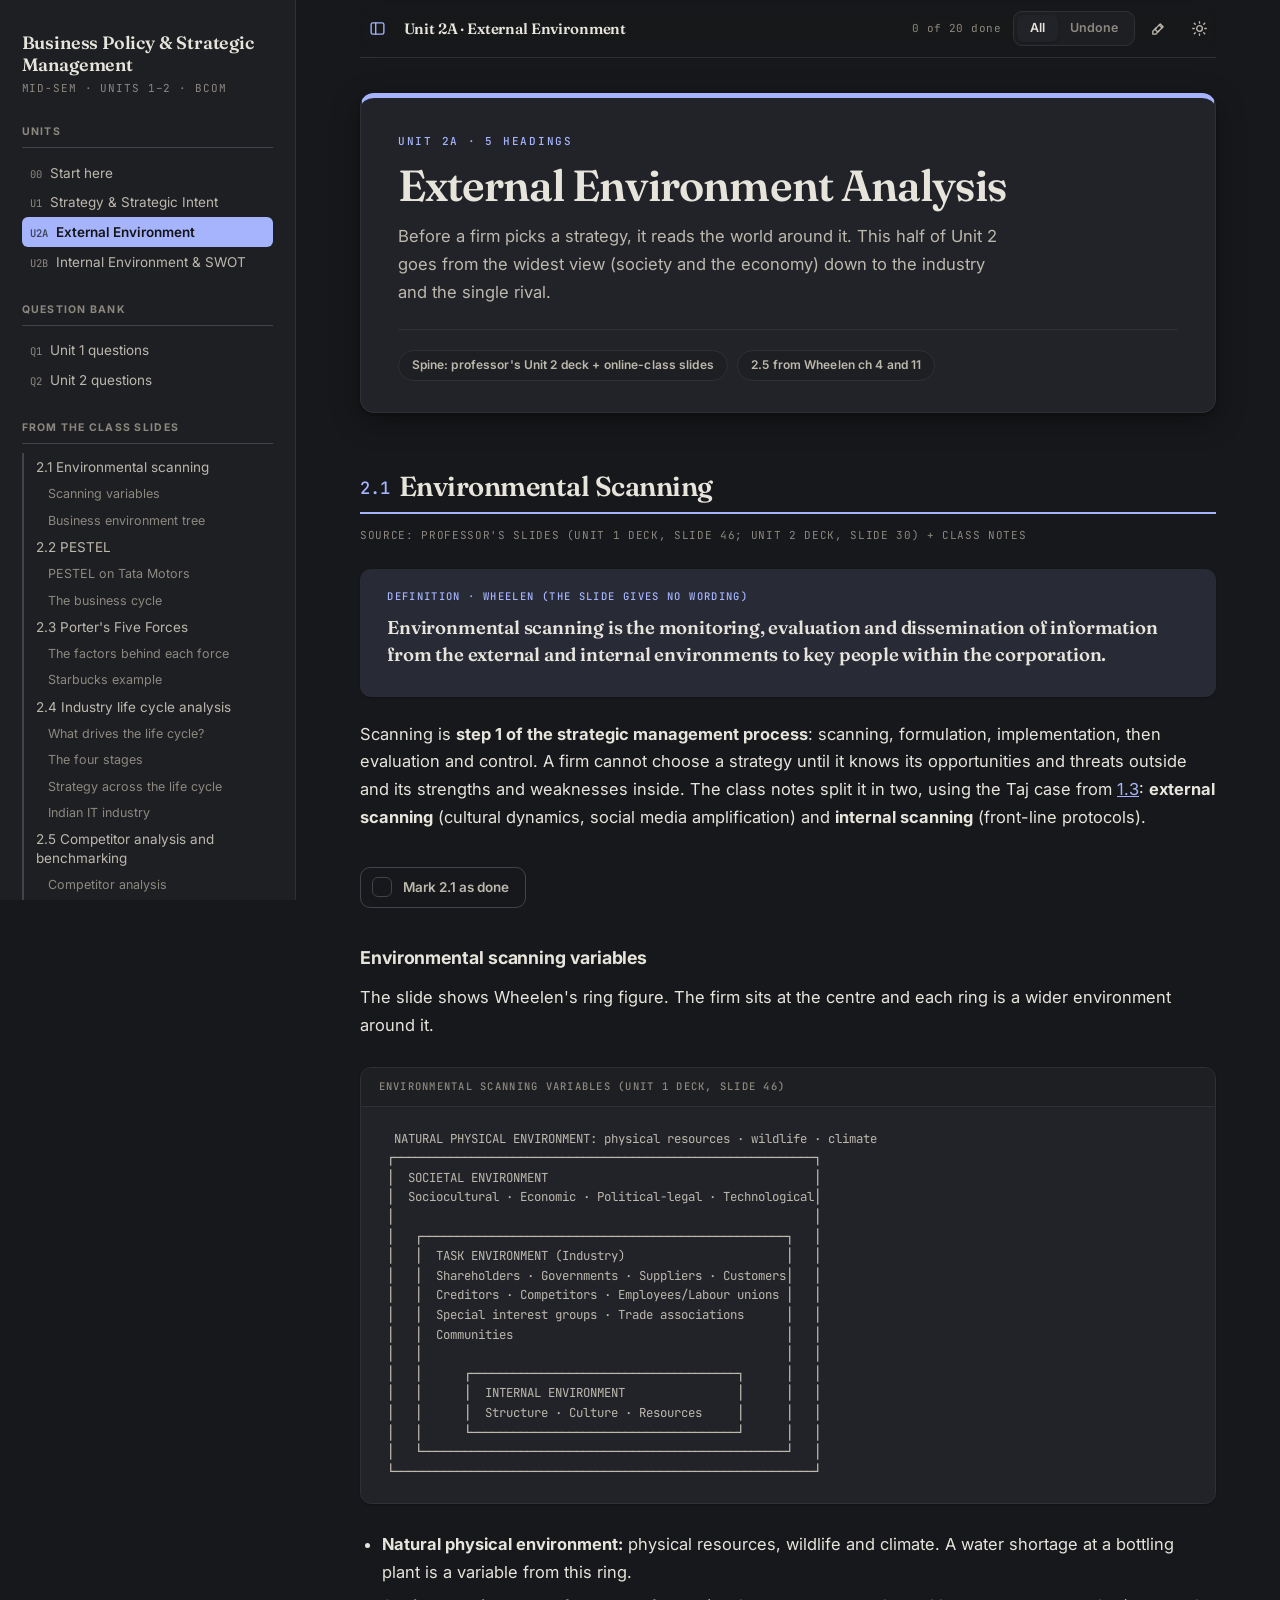
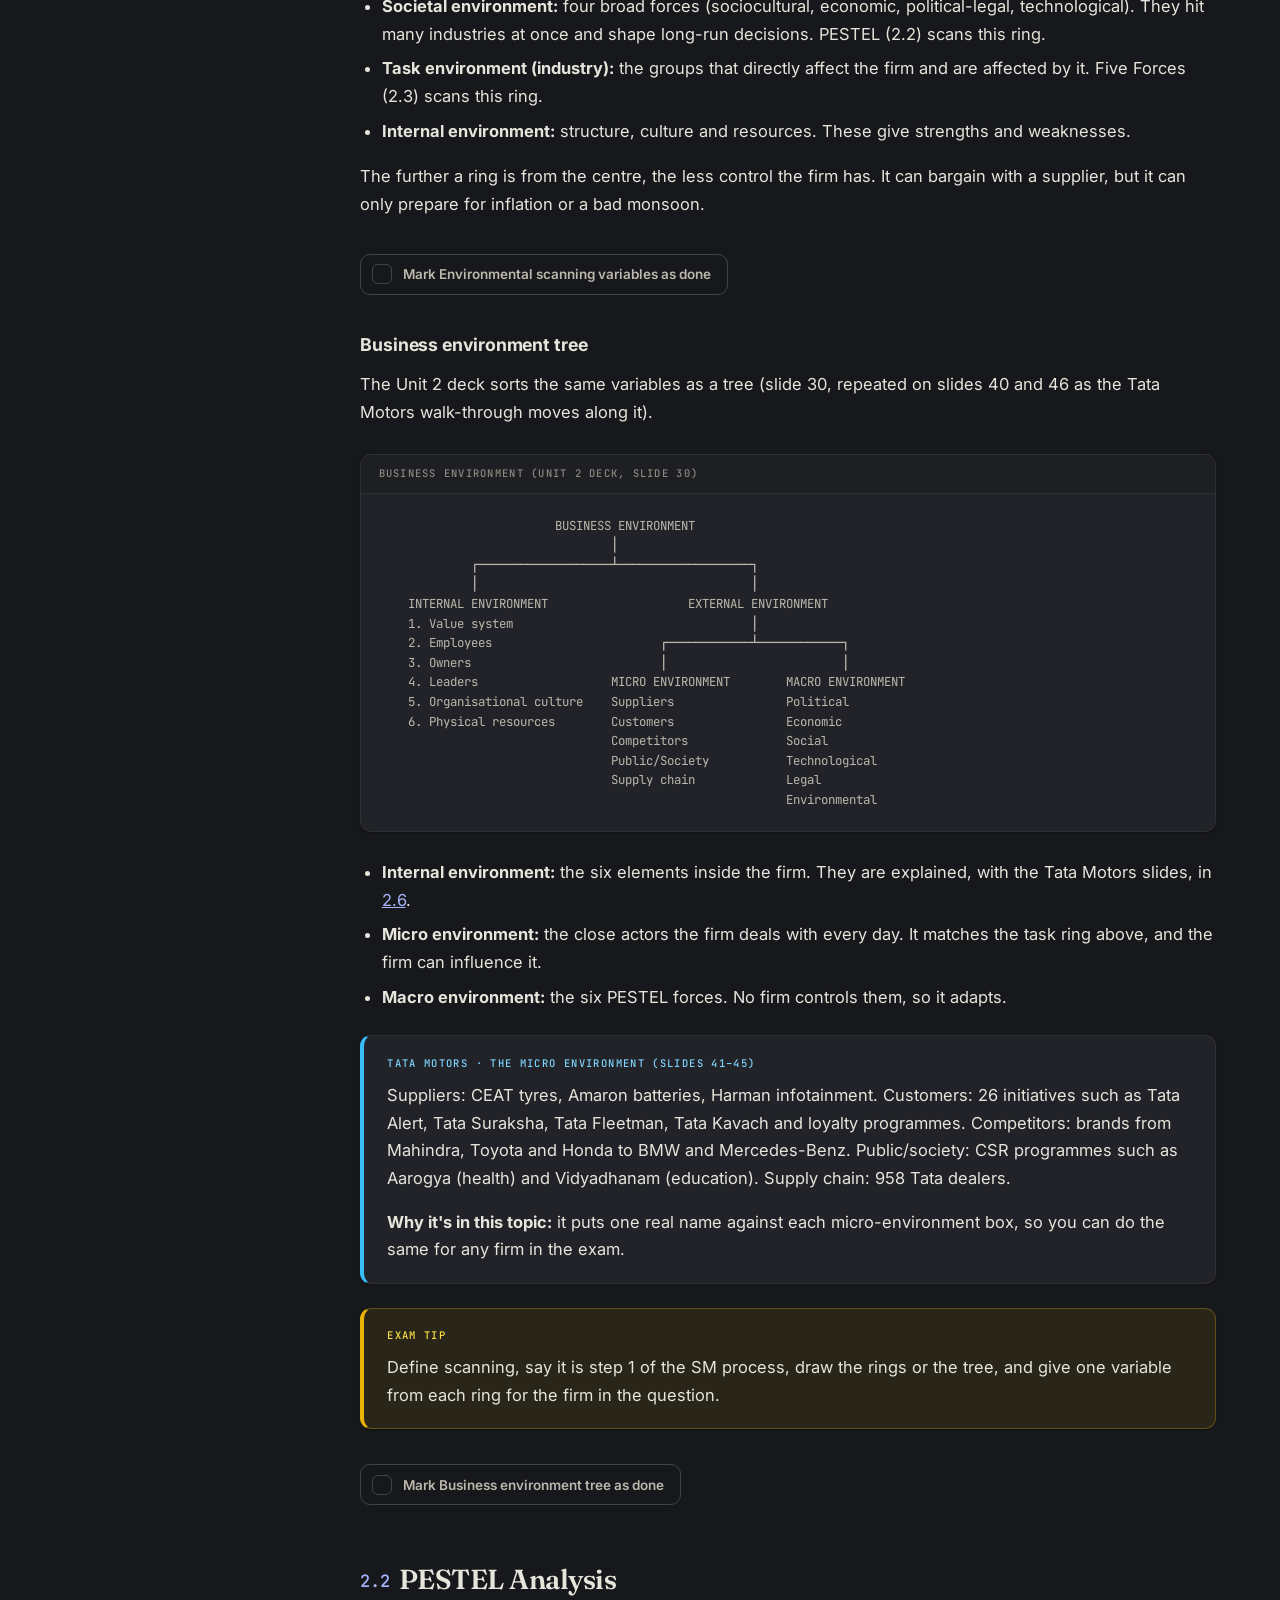
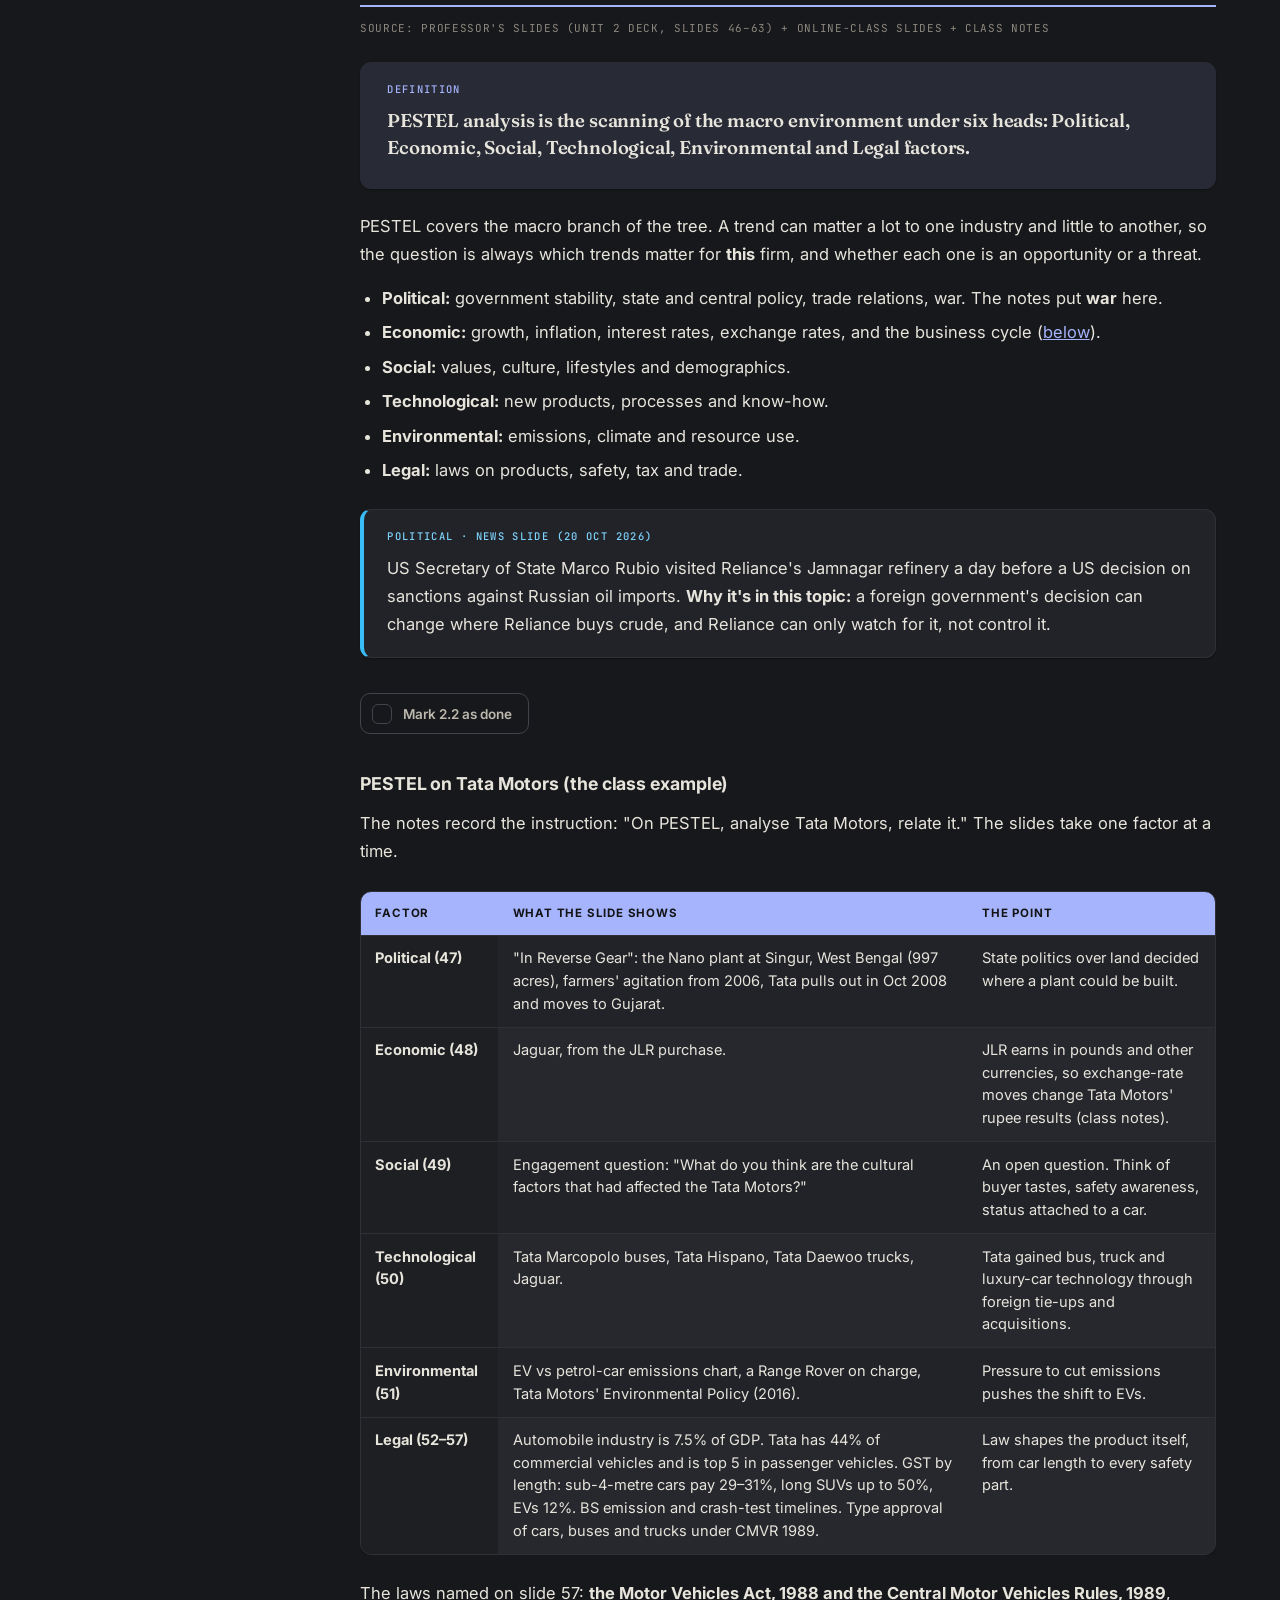
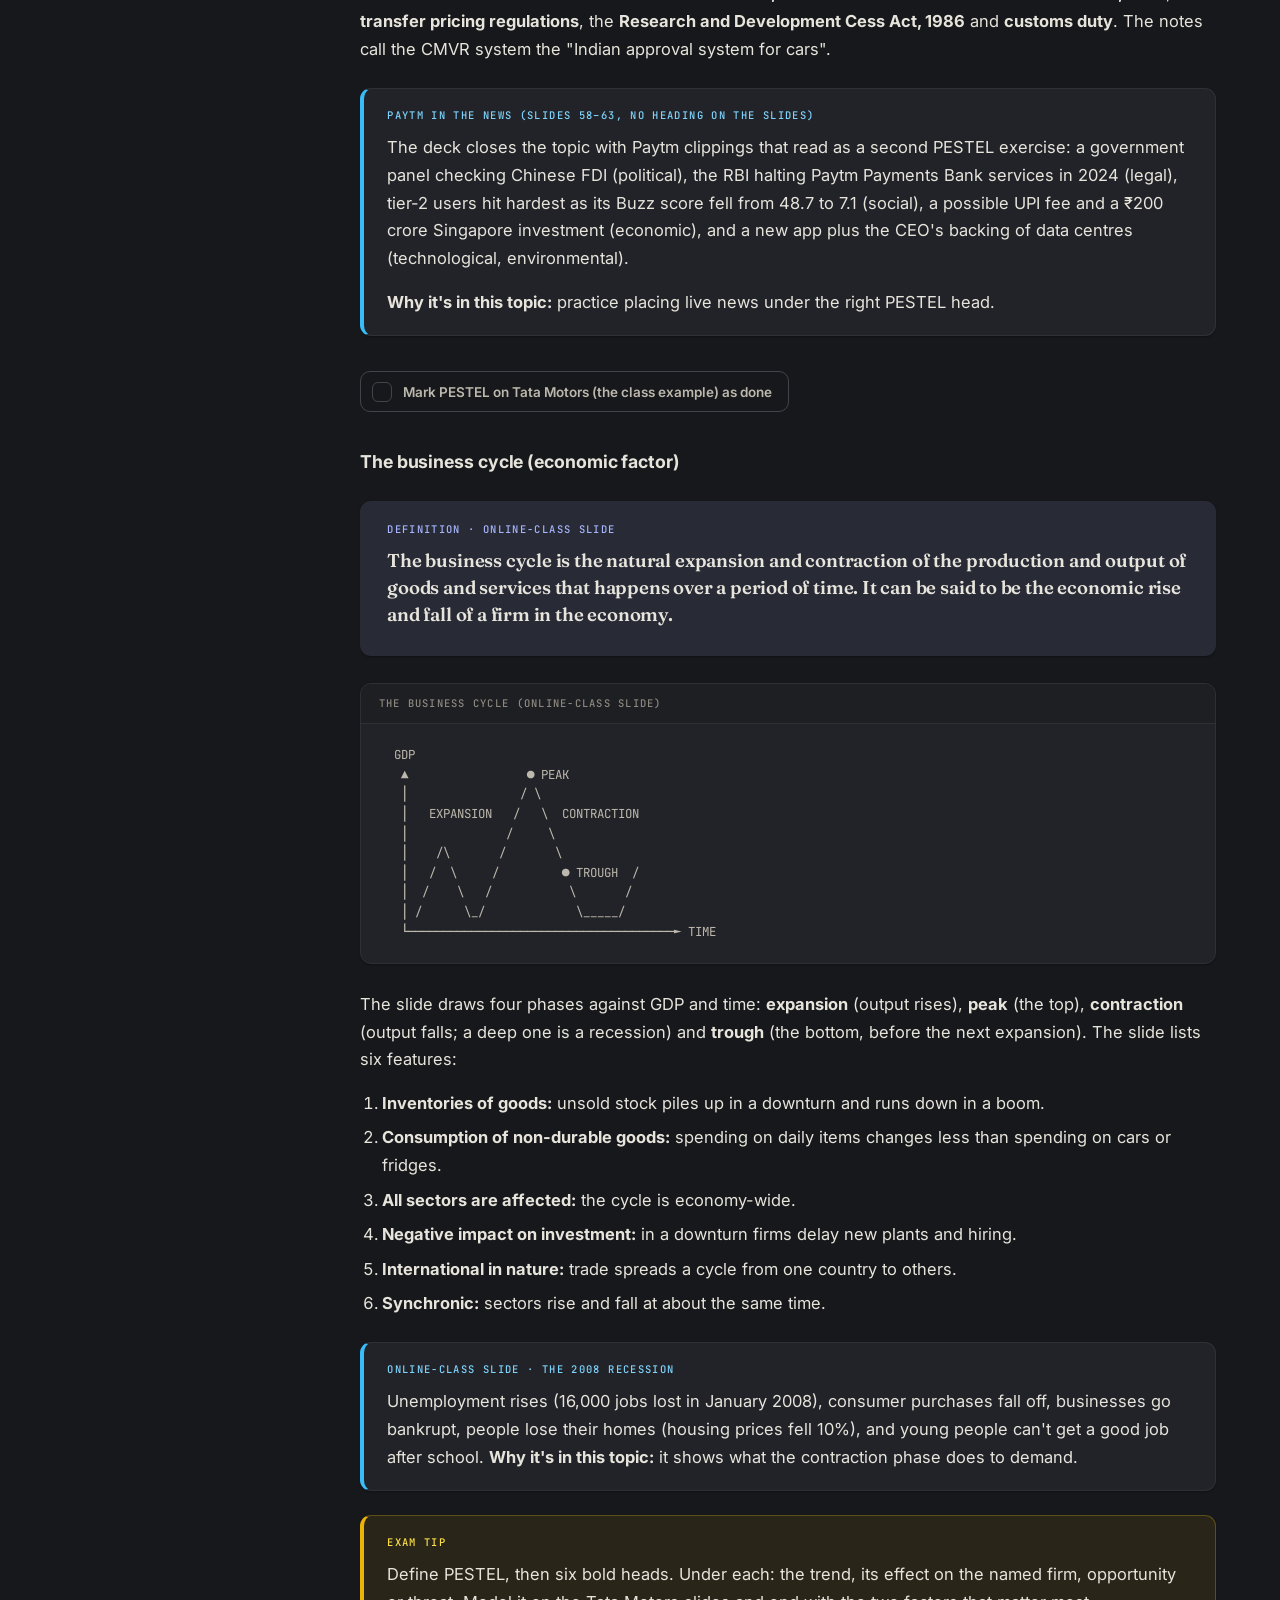
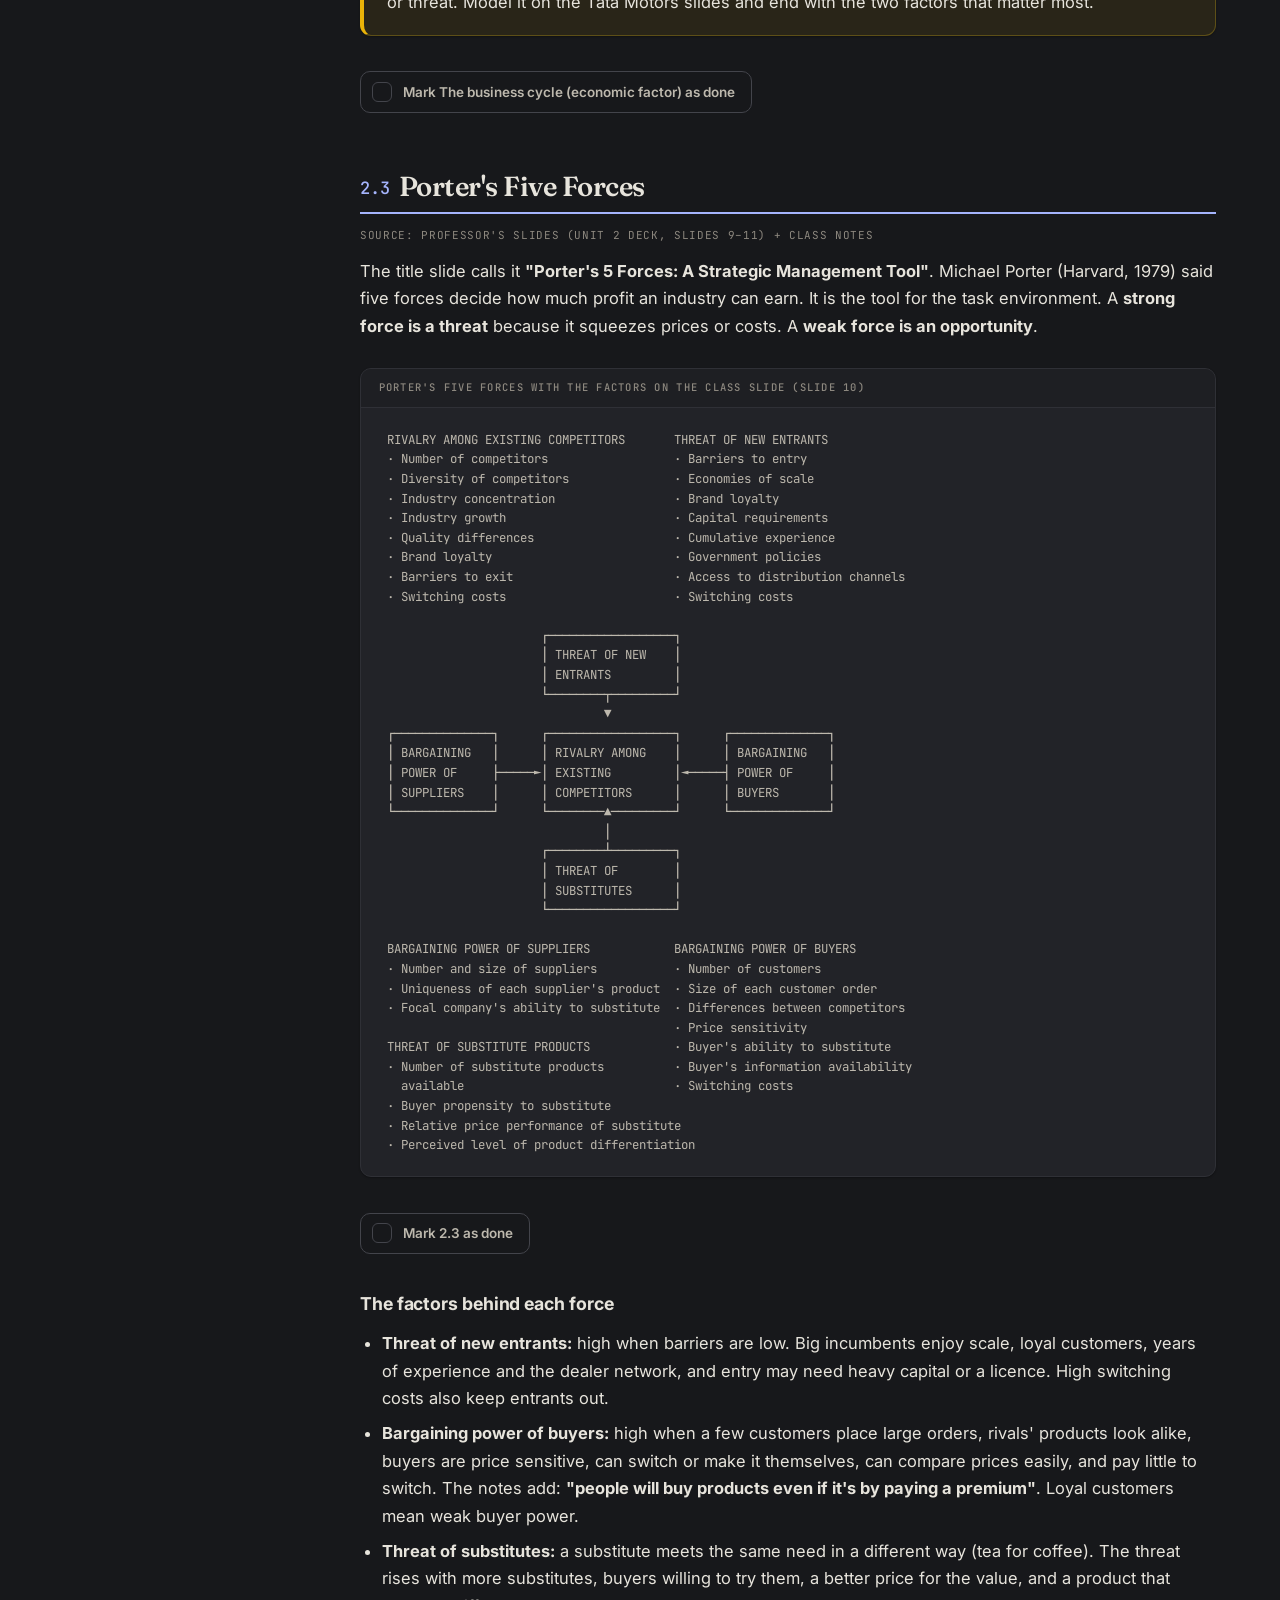
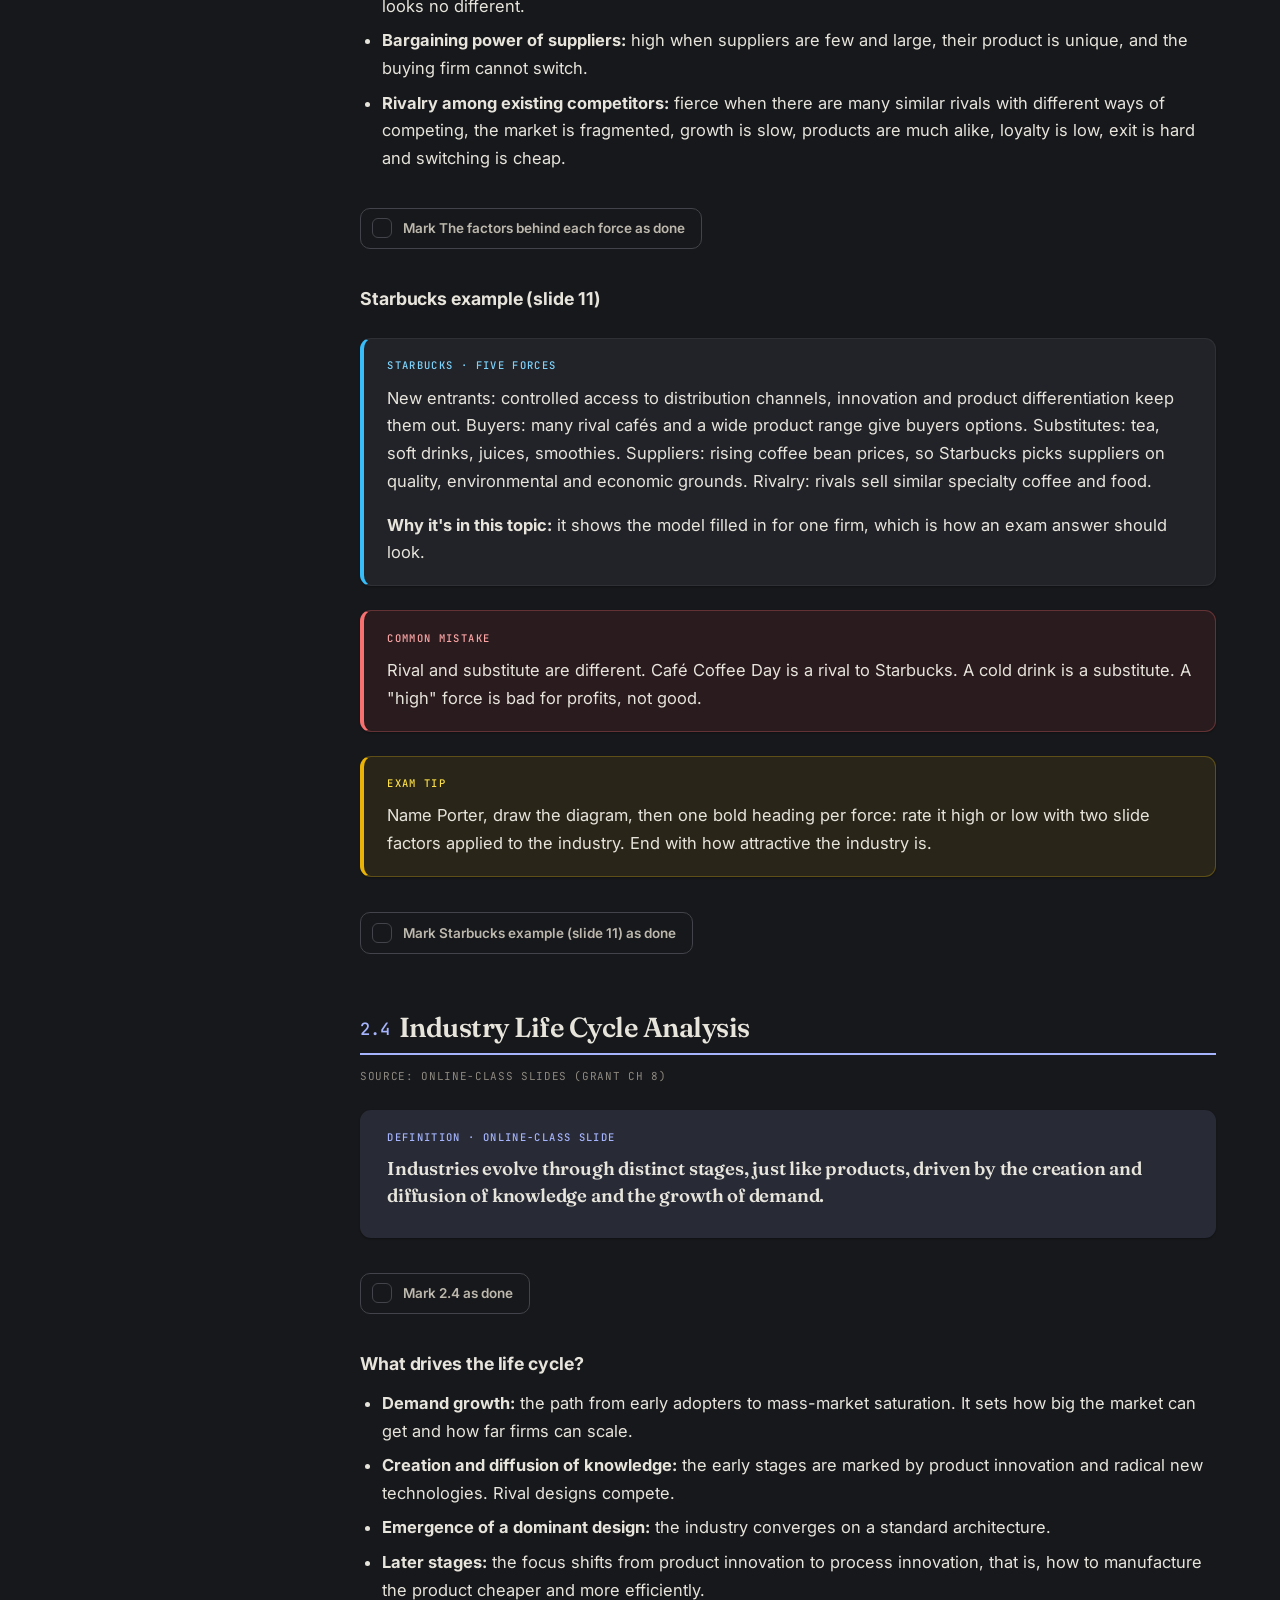
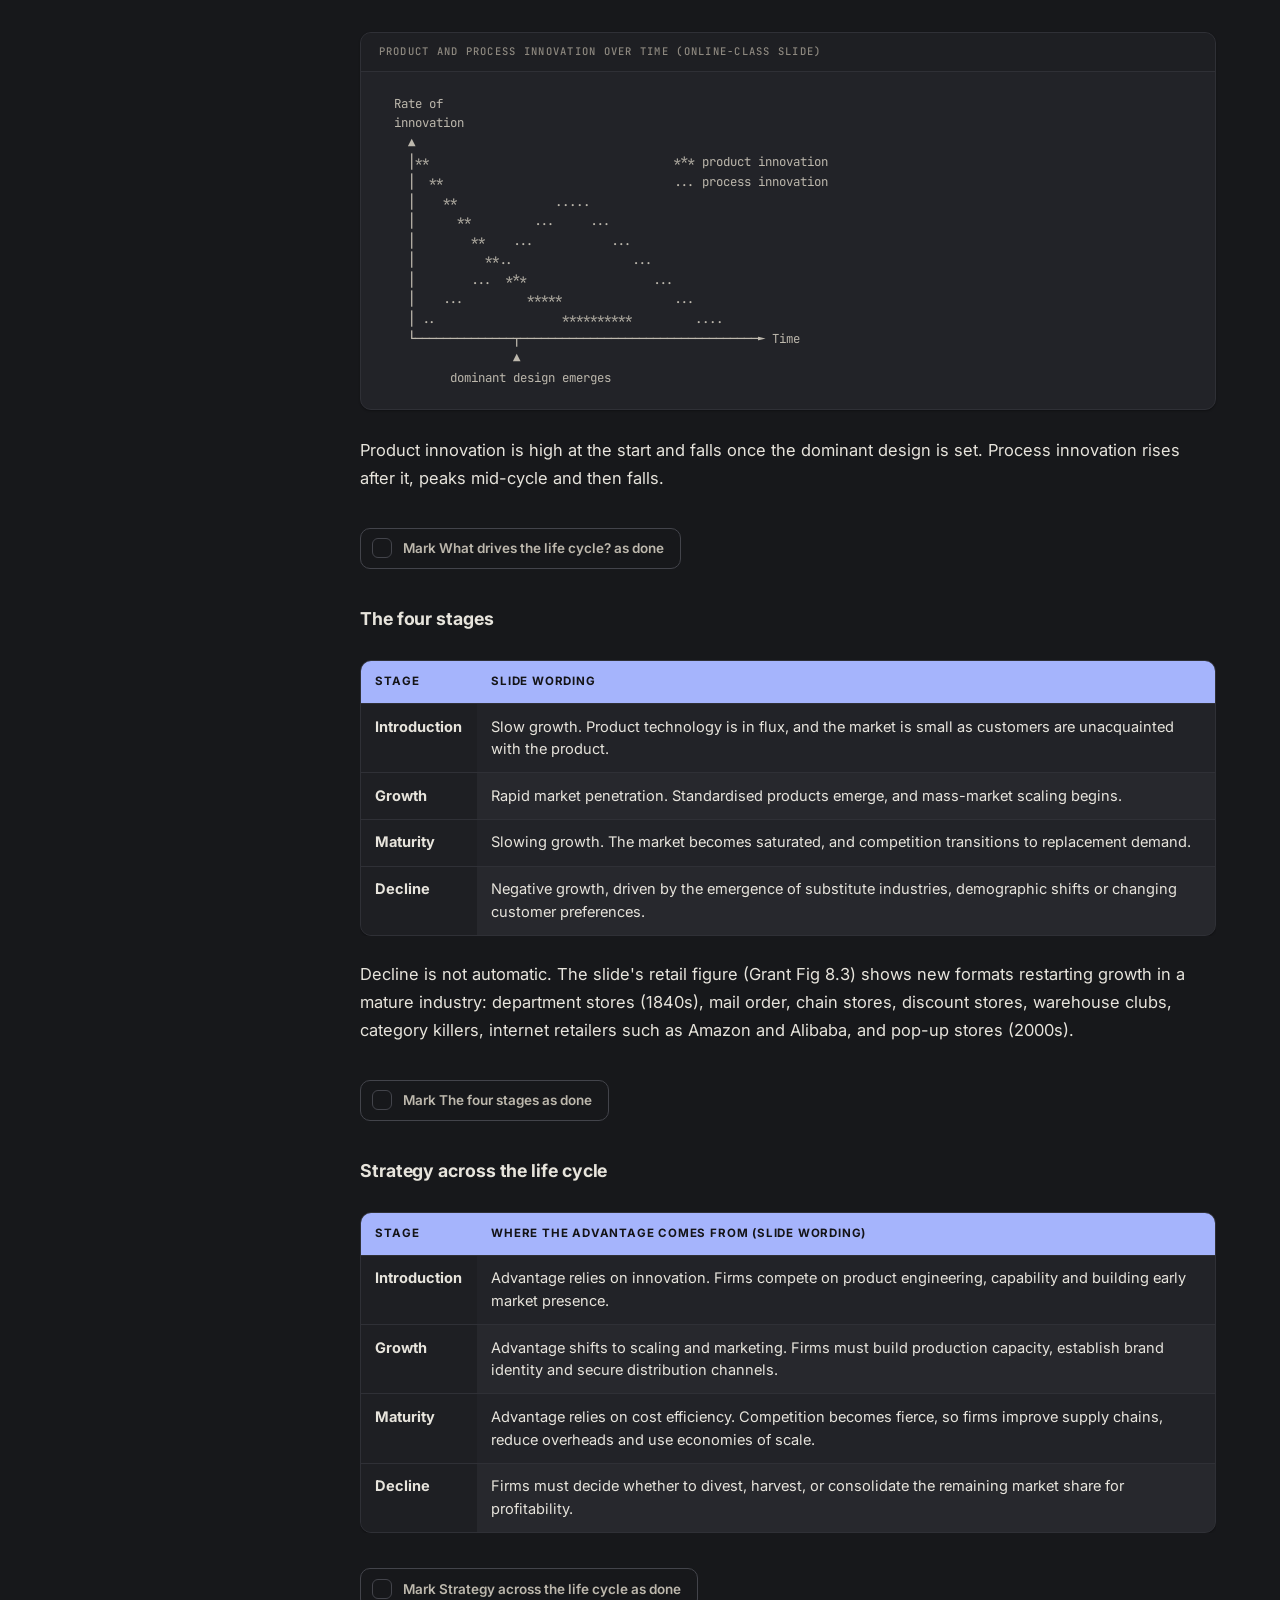
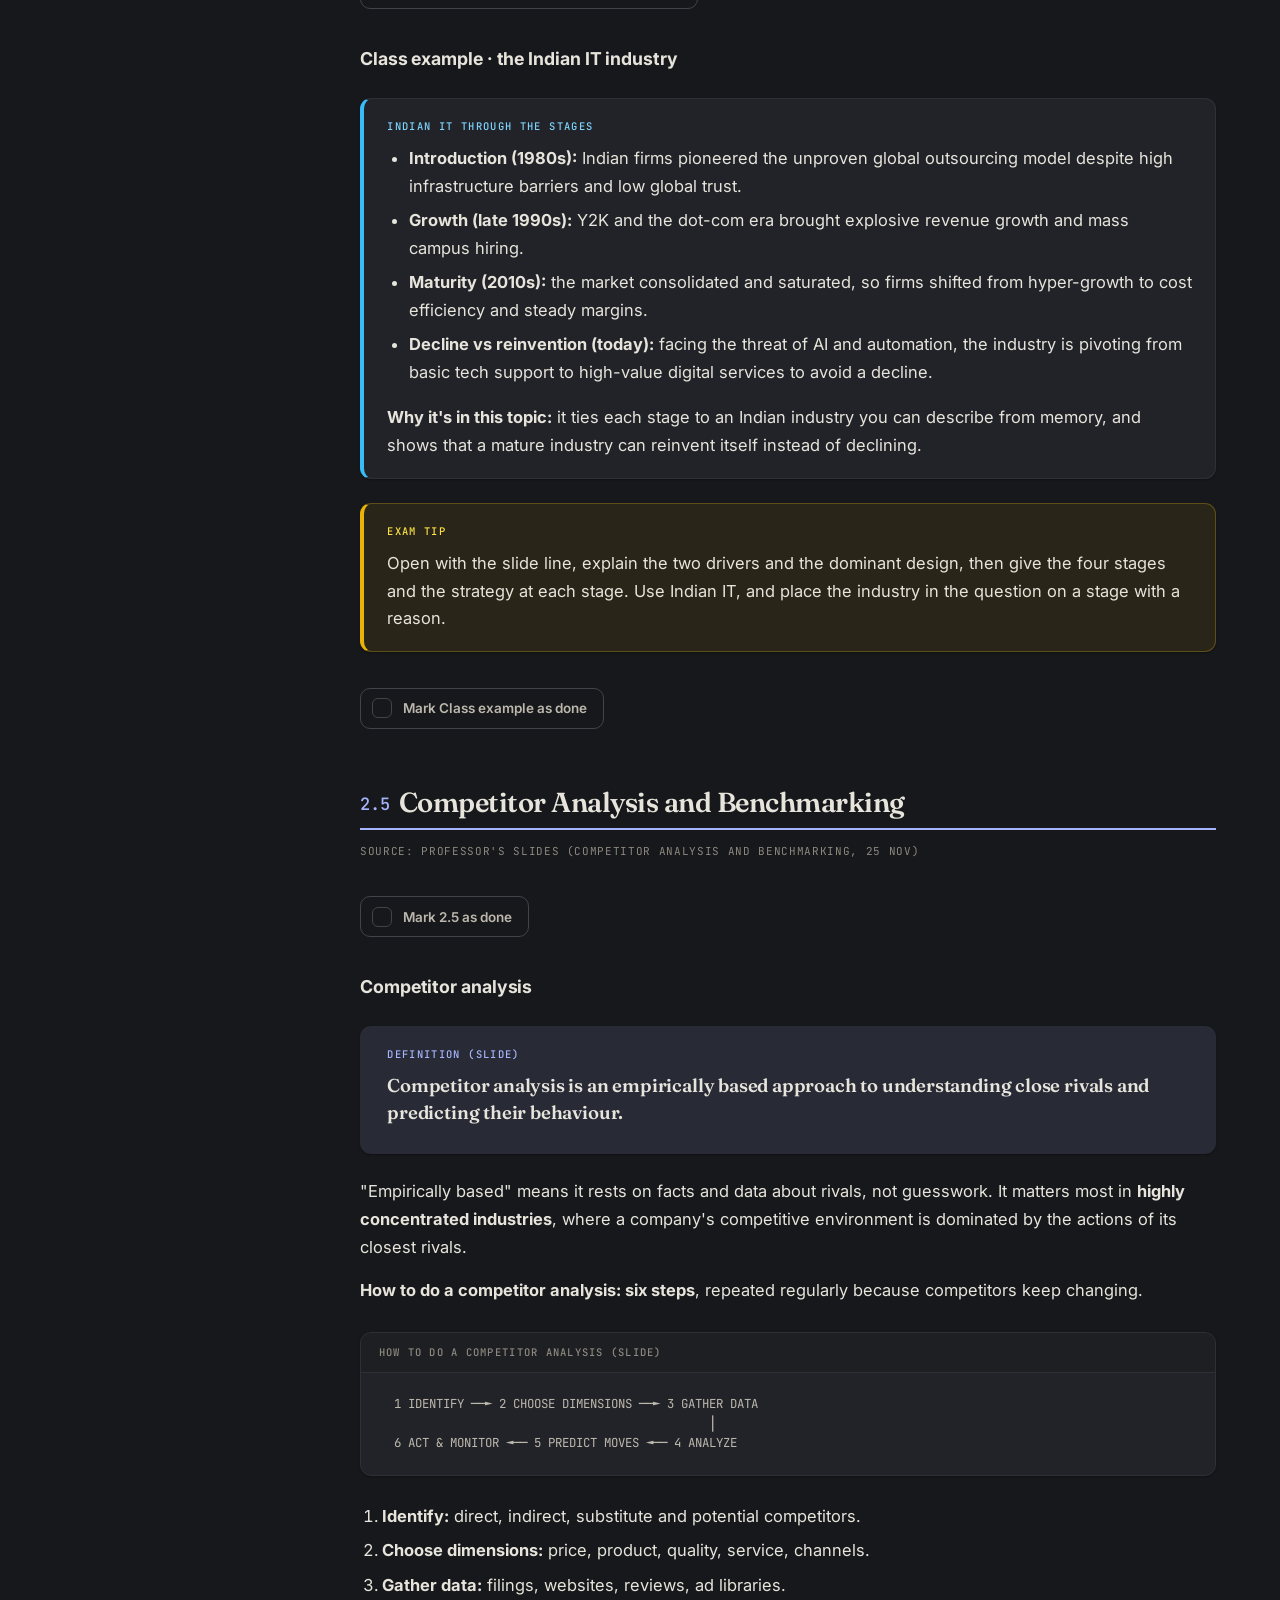
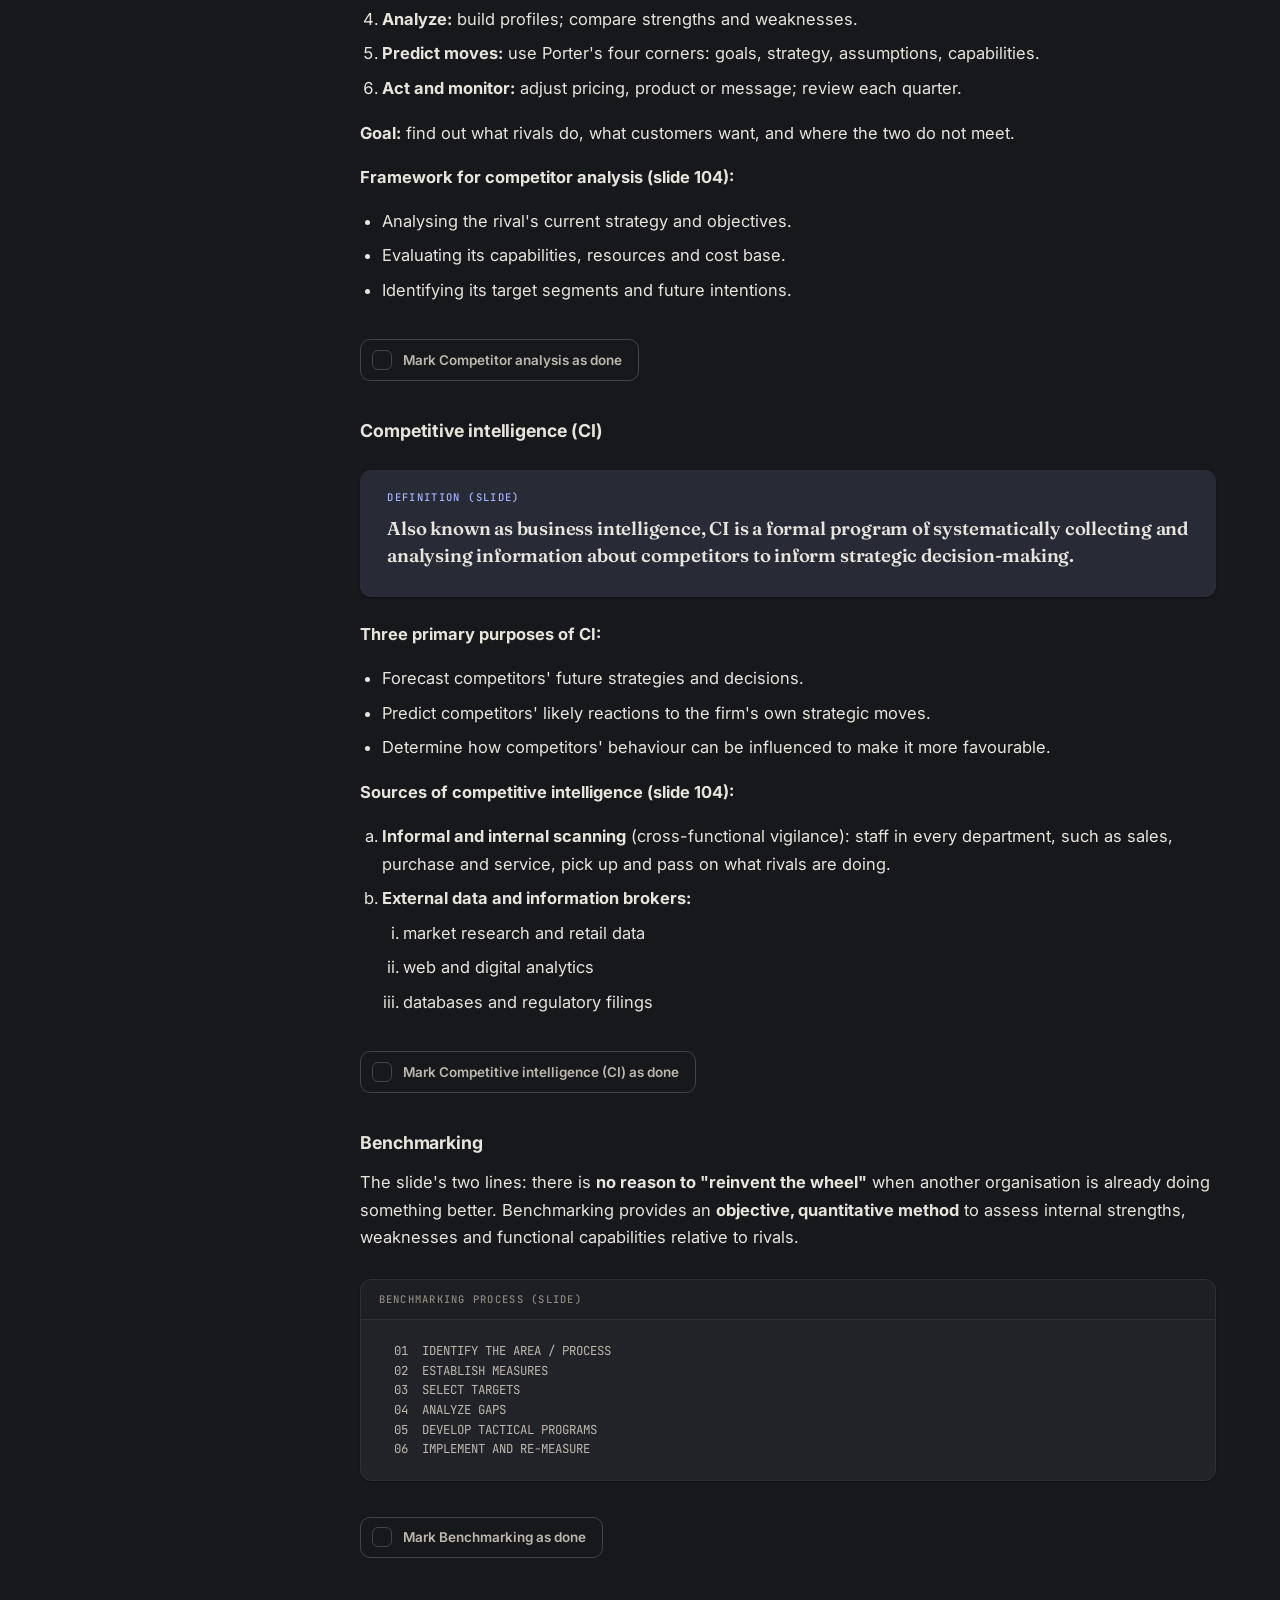
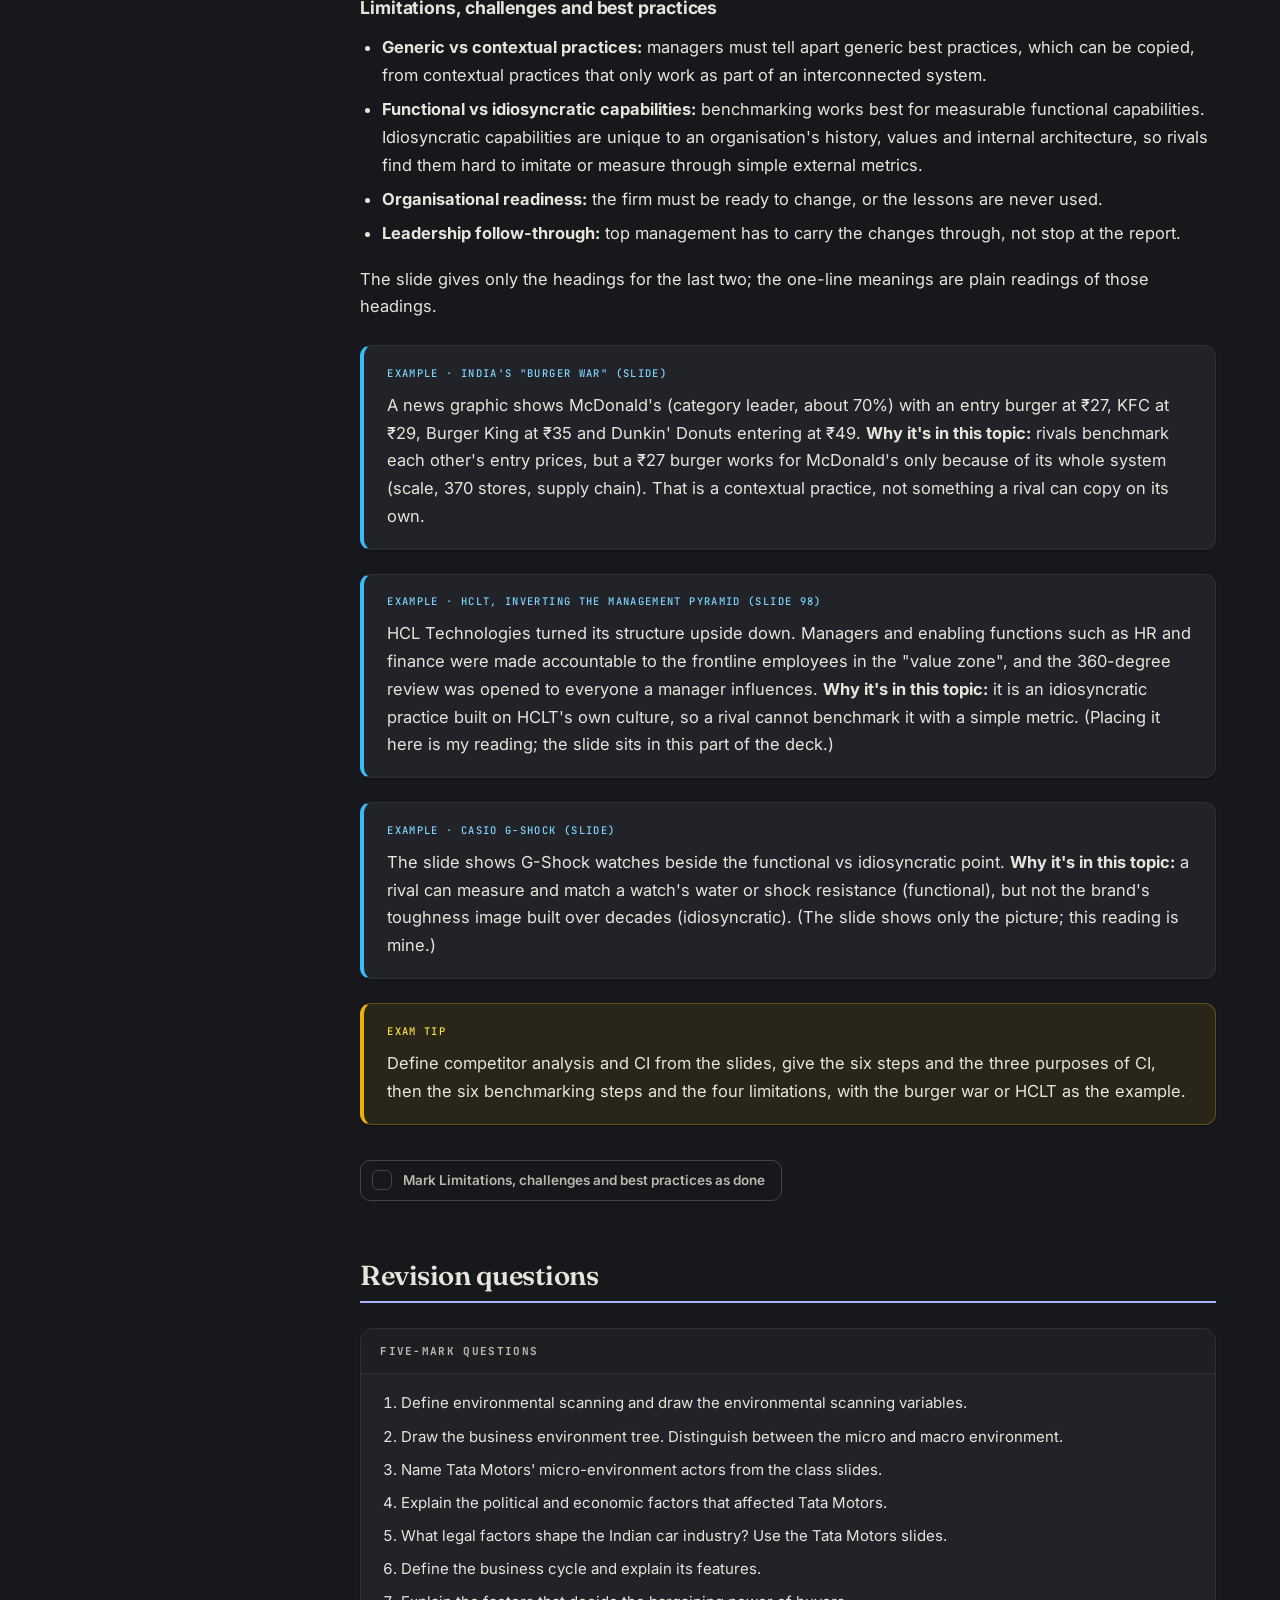
<file: unit2a.html>
<!DOCTYPE html>
<html lang="en">
<head>
<meta charset="utf-8">
<meta name="viewport" content="width=device-width, initial-scale=1">
<title>Unit 2A · External Environment · BPSM</title>
<link rel="stylesheet" href="assets/style.css?v=2">
<script src="assets/study.js?v=2"></script>
</head>
<body data-unit="2a">
<div class="shell">

<aside class="sidebar">
  <a class="side-brand" href="index.html">Business Policy &amp; Strategic Management</a>
  <div class="side-code">Mid-sem · Units 1–2 · BCom</div>
  <div class="side-group">
    <h4>Units</h4>
    <a class="side-unit" href="index.html"><span class="su-n">00</span><span>Start here</span></a>
    <a class="side-unit" href="unit1.html"><span class="su-n">U1</span><span>Strategy &amp; Strategic Intent</span></a>
    <a class="side-unit current" href="unit2a.html"><span class="su-n">U2A</span><span>External Environment</span></a>
    <a class="side-unit" href="unit2b.html"><span class="su-n">U2B</span><span>Internal Environment &amp; SWOT</span></a>
  </div>
  <div class="side-group">
    <h4>Question bank</h4>
    <a class="side-unit" href="qbank-unit1.html"><span class="su-n">Q1</span><span>Unit 1 questions</span></a>
    <a class="side-unit" href="qbank-unit2.html"><span class="su-n">Q2</span><span>Unit 2 questions</span></a>
  </div>

  <div class="side-group">
    <h4>From the class slides</h4>
    <ul class="side-toc">
      <li><a href="#s2-1">2.1 Environmental scanning</a></li>
      <li class="sub"><a href="#s2-1a">Scanning variables</a></li>
      <li class="sub"><a href="#s2-1b">Business environment tree</a></li>
      <li><a href="#s2-2">2.2 PESTEL</a></li>
      <li class="sub"><a href="#s2-2a">PESTEL on Tata Motors</a></li>
      <li class="sub"><a href="#s2-2b">The business cycle</a></li>
      <li><a href="#s2-3">2.3 Porter's Five Forces</a></li>
      <li class="sub"><a href="#s2-3a">The factors behind each force</a></li>
      <li class="sub"><a href="#s2-3b">Starbucks example</a></li>
      <li><a href="#s2-4">2.4 Industry life cycle analysis</a></li>
      <li class="sub"><a href="#s2-4a">What drives the life cycle?</a></li>
      <li class="sub"><a href="#s2-4b">The four stages</a></li>
      <li class="sub"><a href="#s2-4d">Strategy across the life cycle</a></li>
      <li class="sub"><a href="#s2-4c">Indian IT industry</a></li>
      <li><a href="#s2-5">2.5 Competitor analysis and benchmarking</a></li>
      <li class="sub"><a href="#s2-5a">Competitor analysis</a></li>
      <li class="sub"><a href="#s2-5c">Competitive intelligence</a></li>
      <li class="sub"><a href="#s2-5b">Benchmarking</a></li>
      <li class="sub"><a href="#s2-5d">Limitations and best practices</a></li>
    </ul>
  </div>
  <div class="side-group">
    <h4>Practice</h4>
    <ul class="side-toc">
      <li><a href="#revision">Revision questions</a></li>
    </ul>
  </div>
</aside>

<main>
<div class="wrap">

  <header class="masthead">
    <div class="mh-eyebrow">Unit 2A · 5 headings</div>
    <h1>External Environment Analysis</h1>
    <p class="mh-sub">Before a firm picks a strategy, it reads the world around it. This half of Unit 2 goes from the widest view (society and the economy) down to the industry and the single rival.</p>
    <div class="mh-meta">
      <span class="chip plain">Spine: professor's Unit 2 deck + online-class slides</span>
      <span class="chip plain">2.5 from Wheelen ch 4 and 11</span>
    </div>
  </header>

  <!-- ============ 2.1 ============ -->
  <h2 class="sec" id="s2-1"><span class="num">2.1</span>Environmental Scanning</h2>
  <p class="q-meta">Source: professor's slides (Unit 1 deck, slide 46; Unit 2 deck, slide 30) + class notes</p>

  <div class="box def">
    <span class="box-label">Definition · Wheelen (the slide gives no wording)</span>
    <p class="quote">Environmental scanning is the monitoring, evaluation and dissemination of information from the external and internal environments to key people within the corporation.</p>
  </div>

  <p>Scanning is <strong>step 1 of the strategic management process</strong>: scanning, formulation, implementation, then evaluation and control. A firm cannot choose a strategy until it knows its opportunities and threats outside and its strengths and weaknesses inside. The class notes split it in two, using the Taj case from <a href="unit1.html#s1-3">1.3</a>: <strong>external scanning</strong> (cultural dynamics, social media amplification) and <strong>internal scanning</strong> (front-line protocols).</p>

  <h3 id="s2-1a">Environmental scanning variables</h3>
  <p>The slide shows Wheelen's ring figure. The firm sits at the centre and each ring is a wider environment around it.</p>

  <figure class="dia">
    <figcaption>Environmental scanning variables (Unit 1 deck, slide 46)</figcaption>
<pre>
  NATURAL PHYSICAL ENVIRONMENT: physical resources · wildlife · climate
 ┌────────────────────────────────────────────────────────────┐
 │  SOCIETAL ENVIRONMENT                                      │
 │  Sociocultural · Economic · Political-legal · Technological│
 │                                                            │
 │   ┌────────────────────────────────────────────────────┐   │
 │   │  TASK ENVIRONMENT (Industry)                       │   │
 │   │  Shareholders · Governments · Suppliers · Customers│   │
 │   │  Creditors · Competitors · Employees/Labour unions │   │
 │   │  Special interest groups · Trade associations      │   │
 │   │  Communities                                       │   │
 │   │                                                    │   │
 │   │      ┌──────────────────────────────────────┐      │   │
 │   │      │  INTERNAL ENVIRONMENT                │      │   │
 │   │      │  Structure · Culture · Resources     │      │   │
 │   │      └──────────────────────────────────────┘      │   │
 │   └────────────────────────────────────────────────────┘   │
 └────────────────────────────────────────────────────────────┘
</pre>
  </figure>

  <ul>
    <li><strong>Natural physical environment:</strong> physical resources, wildlife and climate. A water shortage at a bottling plant is a variable from this ring.</li>
    <li><strong>Societal environment:</strong> four broad forces (sociocultural, economic, political-legal, technological). They hit many industries at once and shape long-run decisions. PESTEL (2.2) scans this ring.</li>
    <li><strong>Task environment (industry):</strong> the groups that directly affect the firm and are affected by it. Five Forces (2.3) scans this ring.</li>
    <li><strong>Internal environment:</strong> structure, culture and resources. These give strengths and weaknesses.</li>
  </ul>
  <p>The further a ring is from the centre, the less control the firm has. It can bargain with a supplier, but it can only prepare for inflation or a bad monsoon.</p>

  <h3 id="s2-1b">Business environment tree</h3>
  <p>The Unit 2 deck sorts the same variables as a tree (slide 30, repeated on slides 40 and 46 as the Tata Motors walk-through moves along it).</p>

  <figure class="dia">
    <figcaption>Business environment (Unit 2 deck, slide 30)</figcaption>
<pre>
                         BUSINESS ENVIRONMENT
                                 │
             ┌───────────────────┴───────────────────┐
             │                                       │
    INTERNAL ENVIRONMENT                    EXTERNAL ENVIRONMENT
    1. Value system                                  │
    2. Employees                        ┌────────────┴────────────┐
    3. Owners                           │                         │
    4. Leaders                   MICRO ENVIRONMENT        MACRO ENVIRONMENT
    5. Organisational culture    Suppliers                Political
    6. Physical resources        Customers                Economic
                                 Competitors              Social
                                 Public/Society           Technological
                                 Supply chain             Legal
                                                          Environmental
</pre>
  </figure>

  <ul>
    <li><strong>Internal environment:</strong> the six elements inside the firm. They are explained, with the Tata Motors slides, in <a href="unit2b.html#s2-6">2.6</a>.</li>
    <li><strong>Micro environment:</strong> the close actors the firm deals with every day. It matches the task ring above, and the firm can influence it.</li>
    <li><strong>Macro environment:</strong> the six PESTEL forces. No firm controls them, so it adapts.</li>
  </ul>

  <div class="box eg">
    <span class="box-label">Tata Motors · the micro environment (slides 41–45)</span>
    <p>Suppliers: CEAT tyres, Amaron batteries, Harman infotainment. Customers: 26 initiatives such as Tata Alert, Tata Suraksha, Tata Fleetman, Tata Kavach and loyalty programmes. Competitors: brands from Mahindra, Toyota and Honda to BMW and Mercedes-Benz. Public/society: CSR programmes such as Aarogya (health) and Vidyadhanam (education). Supply chain: 958 Tata dealers.</p>
    <p><strong>Why it's in this topic:</strong> it puts one real name against each micro-environment box, so you can do the same for any firm in the exam.</p>
  </div>

  <div class="box exam">
    <span class="box-label">Exam tip</span>
    <p>Define scanning, say it is step 1 of the SM process, draw the rings or the tree, and give one variable from each ring for the firm in the question.</p>
  </div>

  <!-- ============ 2.2 ============ -->
  <h2 class="sec" id="s2-2"><span class="num">2.2</span>PESTEL Analysis</h2>
  <p class="q-meta">Source: professor's slides (Unit 2 deck, slides 46–63) + online-class slides + class notes</p>

  <div class="box def">
    <span class="box-label">Definition</span>
    <p class="quote">PESTEL analysis is the scanning of the macro environment under six heads: Political, Economic, Social, Technological, Environmental and Legal factors.</p>
  </div>

  <p>PESTEL covers the macro branch of the tree. A trend can matter a lot to one industry and little to another, so the question is always which trends matter for <strong>this</strong> firm, and whether each one is an opportunity or a threat.</p>
  <ul>
    <li><strong>Political:</strong> government stability, state and central policy, trade relations, war. The notes put <strong>war</strong> here.</li>
    <li><strong>Economic:</strong> growth, inflation, interest rates, exchange rates, and the business cycle (<a href="#s2-2b">below</a>).</li>
    <li><strong>Social:</strong> values, culture, lifestyles and demographics.</li>
    <li><strong>Technological:</strong> new products, processes and know-how.</li>
    <li><strong>Environmental:</strong> emissions, climate and resource use.</li>
    <li><strong>Legal:</strong> laws on products, safety, tax and trade.</li>
  </ul>

  <div class="box eg">
    <span class="box-label">Political · news slide (20 Oct 2026)</span>
    <p>US Secretary of State Marco Rubio visited Reliance's Jamnagar refinery a day before a US decision on sanctions against Russian oil imports. <strong>Why it's in this topic:</strong> a foreign government's decision can change where Reliance buys crude, and Reliance can only watch for it, not control it.</p>
  </div>

  <h3 id="s2-2a">PESTEL on Tata Motors (the class example)</h3>
  <p>The notes record the instruction: "On PESTEL, analyse Tata Motors, relate it." The slides take one factor at a time.</p>

  <div class="tbl-scroll">
    <table>
      <thead><tr><th>Factor</th><th>What the slide shows</th><th>The point</th></tr></thead>
      <tbody>
        <tr><th>Political (47)</th><td>"In Reverse Gear": the Nano plant at Singur, West Bengal (997 acres), farmers' agitation from 2006, Tata pulls out in Oct 2008 and moves to Gujarat.</td><td>State politics over land decided where a plant could be built.</td></tr>
        <tr><th>Economic (48)</th><td>Jaguar, from the JLR purchase.</td><td>JLR earns in pounds and other currencies, so exchange-rate moves change Tata Motors' rupee results (class notes).</td></tr>
        <tr><th>Social (49)</th><td>Engagement question: "What do you think are the cultural factors that had affected the Tata Motors?"</td><td>An open question. Think of buyer tastes, safety awareness, status attached to a car.</td></tr>
        <tr><th>Technological (50)</th><td>Tata Marcopolo buses, Tata Hispano, Tata Daewoo trucks, Jaguar.</td><td>Tata gained bus, truck and luxury-car technology through foreign tie-ups and acquisitions.</td></tr>
        <tr><th>Environmental (51)</th><td>EV vs petrol-car emissions chart, a Range Rover on charge, Tata Motors' Environmental Policy (2016).</td><td>Pressure to cut emissions pushes the shift to EVs.</td></tr>
        <tr><th>Legal (52–57)</th><td>Automobile industry is 7.5% of GDP. Tata has 44% of commercial vehicles and is top 5 in passenger vehicles. GST by length: sub-4-metre cars pay 29–31%, long SUVs up to 50%, EVs 12%. BS emission and crash-test timelines. Type approval of cars, buses and trucks under CMVR 1989.</td><td>Law shapes the product itself, from car length to every safety part.</td></tr>
      </tbody>
    </table>
  </div>

  <p>The laws named on slide 57: <strong>the Motor Vehicles Act, 1988 and the Central Motor Vehicles Rules, 1989</strong>, <strong>transfer pricing regulations</strong>, the <strong>Research and Development Cess Act, 1986</strong> and <strong>customs duty</strong>. The notes call the CMVR system the "Indian approval system for cars".</p>

  <div class="box eg">
    <span class="box-label">Paytm in the news (slides 58–63, no heading on the slides)</span>
    <p>The deck closes the topic with Paytm clippings that read as a second PESTEL exercise: a government panel checking Chinese FDI (political), the RBI halting Paytm Payments Bank services in 2024 (legal), tier-2 users hit hardest as its Buzz score fell from 48.7 to 7.1 (social), a possible UPI fee and a ₹200 crore Singapore investment (economic), and a new app plus the CEO's backing of data centres (technological, environmental).</p>
    <p><strong>Why it's in this topic:</strong> practice placing live news under the right PESTEL head.</p>
  </div>

  <h3 id="s2-2b">The business cycle (economic factor)</h3>

  <div class="box def">
    <span class="box-label">Definition · online-class slide</span>
    <p class="quote">The business cycle is the natural expansion and contraction of the production and output of goods and services that happens over a period of time. It can be said to be the economic rise and fall of a firm in the economy.</p>
  </div>

  <figure class="dia">
    <figcaption>The business cycle (online-class slide)</figcaption>
<pre>
  GDP
   ▲                 ● PEAK
   │                / \
   │   EXPANSION   /   \  CONTRACTION
   │              /     \
   │    /\       /       \
   │   /  \     /         ● TROUGH  /
   │  /    \   /           \       /
   │ /      \_/             \_____/
   └──────────────────────────────────────► TIME
</pre>
  </figure>
  <p>The slide draws four phases against GDP and time: <strong>expansion</strong> (output rises), <strong>peak</strong> (the top), <strong>contraction</strong> (output falls; a deep one is a recession) and <strong>trough</strong> (the bottom, before the next expansion). The slide lists six features:</p>
  <ol>
    <li><strong>Inventories of goods:</strong> unsold stock piles up in a downturn and runs down in a boom.</li>
    <li><strong>Consumption of non-durable goods:</strong> spending on daily items changes less than spending on cars or fridges.</li>
    <li><strong>All sectors are affected:</strong> the cycle is economy-wide.</li>
    <li><strong>Negative impact on investment:</strong> in a downturn firms delay new plants and hiring.</li>
    <li><strong>International in nature:</strong> trade spreads a cycle from one country to others.</li>
    <li><strong>Synchronic:</strong> sectors rise and fall at about the same time.</li>
  </ol>

  <div class="box eg">
    <span class="box-label">Online-class slide · the 2008 recession</span>
    <p>Unemployment rises (16,000 jobs lost in January 2008), consumer purchases fall off, businesses go bankrupt, people lose their homes (housing prices fell 10%), and young people can't get a good job after school. <strong>Why it's in this topic:</strong> it shows what the contraction phase does to demand.</p>
  </div>

  <div class="box exam">
    <span class="box-label">Exam tip</span>
    <p>Define PESTEL, then six bold heads. Under each: the trend, its effect on the named firm, opportunity or threat. Model it on the Tata Motors slides and end with the two factors that matter most.</p>
  </div>

  <!-- ============ 2.3 ============ -->
  <h2 class="sec" id="s2-3"><span class="num">2.3</span>Porter's Five Forces</h2>
  <p class="q-meta">Source: professor's slides (Unit 2 deck, slides 9–11) + class notes</p>

  <p>The title slide calls it <strong>"Porter's 5 Forces: A Strategic Management Tool"</strong>. Michael Porter (Harvard, 1979) said five forces decide how much profit an industry can earn. It is the tool for the task environment. A <strong>strong force is a threat</strong> because it squeezes prices or costs. A <strong>weak force is an opportunity</strong>.</p>

  <figure class="dia">
    <figcaption>Porter's Five Forces with the factors on the class slide (slide 10)</figcaption>
<pre>
 RIVALRY AMONG EXISTING COMPETITORS       THREAT OF NEW ENTRANTS
 · Number of competitors                  · Barriers to entry
 · Diversity of competitors               · Economies of scale
 · Industry concentration                 · Brand loyalty
 · Industry growth                        · Capital requirements
 · Quality differences                    · Cumulative experience
 · Brand loyalty                          · Government policies
 · Barriers to exit                       · Access to distribution channels
 · Switching costs                        · Switching costs

                       ┌──────────────────┐
                       │ THREAT OF NEW    │
                       │ ENTRANTS         │
                       └────────┬─────────┘
                                ▼
 ┌──────────────┐      ┌──────────────────┐      ┌──────────────┐
 │ BARGAINING   │      │ RIVALRY AMONG    │      │ BARGAINING   │
 │ POWER OF     ├─────►│ EXISTING         │◄─────┤ POWER OF     │
 │ SUPPLIERS    │      │ COMPETITORS      │      │ BUYERS       │
 └──────────────┘      └────────▲─────────┘      └──────────────┘
                                │
                       ┌────────┴─────────┐
                       │ THREAT OF        │
                       │ SUBSTITUTES      │
                       └──────────────────┘

 BARGAINING POWER OF SUPPLIERS            BARGAINING POWER OF BUYERS
 · Number and size of suppliers           · Number of customers
 · Uniqueness of each supplier's product  · Size of each customer order
 · Focal company's ability to substitute  · Differences between competitors
                                          · Price sensitivity
 THREAT OF SUBSTITUTE PRODUCTS            · Buyer's ability to substitute
 · Number of substitute products          · Buyer's information availability
   available                              · Switching costs
 · Buyer propensity to substitute
 · Relative price performance of substitute
 · Perceived level of product differentiation
</pre>
  </figure>

  <h3 id="s2-3a">The factors behind each force</h3>
  <ul>
    <li><strong>Threat of new entrants:</strong> high when barriers are low. Big incumbents enjoy scale, loyal customers, years of experience and the dealer network, and entry may need heavy capital or a licence. High switching costs also keep entrants out.</li>
    <li><strong>Bargaining power of buyers:</strong> high when a few customers place large orders, rivals' products look alike, buyers are price sensitive, can switch or make it themselves, can compare prices easily, and pay little to switch. The notes add: <strong>"people will buy products even if it's by paying a premium"</strong>. Loyal customers mean weak buyer power.</li>
    <li><strong>Threat of substitutes:</strong> a substitute meets the same need in a different way (tea for coffee). The threat rises with more substitutes, buyers willing to try them, a better price for the value, and a product that looks no different.</li>
    <li><strong>Bargaining power of suppliers:</strong> high when suppliers are few and large, their product is unique, and the buying firm cannot switch.</li>
    <li><strong>Rivalry among existing competitors:</strong> fierce when there are many similar rivals with different ways of competing, the market is fragmented, growth is slow, products are much alike, loyalty is low, exit is hard and switching is cheap.</li>
  </ul>

  <h3 id="s2-3b">Starbucks example (slide 11)</h3>
  <div class="box eg">
    <span class="box-label">Starbucks · Five Forces</span>
    <p>New entrants: controlled access to distribution channels, innovation and product differentiation keep them out. Buyers: many rival cafés and a wide product range give buyers options. Substitutes: tea, soft drinks, juices, smoothies. Suppliers: rising coffee bean prices, so Starbucks picks suppliers on quality, environmental and economic grounds. Rivalry: rivals sell similar specialty coffee and food.</p>
    <p><strong>Why it's in this topic:</strong> it shows the model filled in for one firm, which is how an exam answer should look.</p>
  </div>

  <div class="box warn">
    <span class="box-label">Common mistake</span>
    <p>Rival and substitute are different. Café Coffee Day is a rival to Starbucks. A cold drink is a substitute. A "high" force is bad for profits, not good.</p>
  </div>

  <div class="box exam">
    <span class="box-label">Exam tip</span>
    <p>Name Porter, draw the diagram, then one bold heading per force: rate it high or low with two slide factors applied to the industry. End with how attractive the industry is.</p>
  </div>

  <!-- ============ 2.4 ============ -->
  <h2 class="sec" id="s2-4"><span class="num">2.4</span>Industry Life Cycle Analysis</h2>
  <p class="q-meta">Source: online-class slides (Grant ch 8)</p>

  <div class="box def">
    <span class="box-label">Definition · online-class slide</span>
    <p class="quote">Industries evolve through distinct stages, just like products, driven by the creation and diffusion of knowledge and the growth of demand.</p>
  </div>

  <h3 id="s2-4a">What drives the life cycle?</h3>
  <ul>
    <li><strong>Demand growth:</strong> the path from early adopters to mass-market saturation. It sets how big the market can get and how far firms can scale.</li>
    <li><strong>Creation and diffusion of knowledge:</strong> the early stages are marked by product innovation and radical new technologies. Rival designs compete.</li>
    <li><strong>Emergence of a dominant design:</strong> the industry converges on a standard architecture.</li>
    <li><strong>Later stages:</strong> the focus shifts from product innovation to process innovation, that is, how to manufacture the product cheaper and more efficiently.</li>
  </ul>

  <figure class="dia">
    <figcaption>Product and process innovation over time (online-class slide)</figcaption>
<pre>
  Rate of
  innovation
    ▲
    │**                                   *** product innovation
    │  **                                 ... process innovation
    │    **              .....
    │      **         ...     ...
    │        **    ...           ...
    │          **..                 ...
    │        ...  ***                  ...
    │    ...         *****                ...
    │ ..                  **********         ....
    └──────────────┬──────────────────────────────────► Time
                   ▲
          dominant design emerges
</pre>
  </figure>
  <p>Product innovation is high at the start and falls once the dominant design is set. Process innovation rises after it, peaks mid-cycle and then falls.</p>

  <h3 id="s2-4b">The four stages</h3>
  <div class="tbl-scroll">
    <table>
      <thead><tr><th>Stage</th><th>Slide wording</th></tr></thead>
      <tbody>
        <tr><th>Introduction</th><td>Slow growth. Product technology is in flux, and the market is small as customers are unacquainted with the product.</td></tr>
        <tr><th>Growth</th><td>Rapid market penetration. Standardised products emerge, and mass-market scaling begins.</td></tr>
        <tr><th>Maturity</th><td>Slowing growth. The market becomes saturated, and competition transitions to replacement demand.</td></tr>
        <tr><th>Decline</th><td>Negative growth, driven by the emergence of substitute industries, demographic shifts or changing customer preferences.</td></tr>
      </tbody>
    </table>
  </div>
  <p>Decline is not automatic. The slide's retail figure (Grant Fig 8.3) shows new formats restarting growth in a mature industry: department stores (1840s), mail order, chain stores, discount stores, warehouse clubs, category killers, internet retailers such as Amazon and Alibaba, and pop-up stores (2000s).</p>

  <h3 id="s2-4d">Strategy across the life cycle</h3>
  <div class="tbl-scroll">
    <table>
      <thead><tr><th>Stage</th><th>Where the advantage comes from (slide wording)</th></tr></thead>
      <tbody>
        <tr><th>Introduction</th><td>Advantage relies on innovation. Firms compete on product engineering, capability and building early market presence.</td></tr>
        <tr><th>Growth</th><td>Advantage shifts to scaling and marketing. Firms must build production capacity, establish brand identity and secure distribution channels.</td></tr>
        <tr><th>Maturity</th><td>Advantage relies on cost efficiency. Competition becomes fierce, so firms improve supply chains, reduce overheads and use economies of scale.</td></tr>
        <tr><th>Decline</th><td>Firms must decide whether to divest, harvest, or consolidate the remaining market share for profitability.</td></tr>
      </tbody>
    </table>
  </div>

  <h3 id="s2-4c">Class example · the Indian IT industry</h3>
  <div class="box eg">
    <span class="box-label">Indian IT through the stages</span>
    <ul>
      <li><strong>Introduction (1980s):</strong> Indian firms pioneered the unproven global outsourcing model despite high infrastructure barriers and low global trust.</li>
      <li><strong>Growth (late 1990s):</strong> Y2K and the dot-com era brought explosive revenue growth and mass campus hiring.</li>
      <li><strong>Maturity (2010s):</strong> the market consolidated and saturated, so firms shifted from hyper-growth to cost efficiency and steady margins.</li>
      <li><strong>Decline vs reinvention (today):</strong> facing the threat of AI and automation, the industry is pivoting from basic tech support to high-value digital services to avoid a decline.</li>
    </ul>
    <p><strong>Why it's in this topic:</strong> it ties each stage to an Indian industry you can describe from memory, and shows that a mature industry can reinvent itself instead of declining.</p>
  </div>

  <div class="box exam">
    <span class="box-label">Exam tip</span>
    <p>Open with the slide line, explain the two drivers and the dominant design, then give the four stages and the strategy at each stage. Use Indian IT, and place the industry in the question on a stage with a reason.</p>
  </div>

  <!-- ============ 2.5 ============ -->
  <h2 class="sec" id="s2-5"><span class="num">2.5</span>Competitor Analysis and Benchmarking</h2>
  <p class="q-meta">Source: professor's slides (competitor analysis and benchmarking, 25 Nov)</p>

  <h3 id="s2-5a">Competitor analysis</h3>
  <div class="box def">
    <span class="box-label">Definition (slide)</span>
    <p class="quote">Competitor analysis is an empirically based approach to understanding close rivals and predicting their behaviour.</p>
  </div>
  <p>"Empirically based" means it rests on facts and data about rivals, not guesswork. It matters most in <strong>highly concentrated industries</strong>, where a company's competitive environment is dominated by the actions of its closest rivals.</p>

  <p><strong>How to do a competitor analysis: six steps</strong>, repeated regularly because competitors keep changing.</p>
  <figure class="dia">
    <figcaption>How to do a competitor analysis (slide)</figcaption>
<pre>
  1 IDENTIFY ──► 2 CHOOSE DIMENSIONS ──► 3 GATHER DATA
                                               │
  6 ACT &amp; MONITOR ◄── 5 PREDICT MOVES ◄── 4 ANALYZE
</pre>
  </figure>
  <ol>
    <li><strong>Identify:</strong> direct, indirect, substitute and potential competitors.</li>
    <li><strong>Choose dimensions:</strong> price, product, quality, service, channels.</li>
    <li><strong>Gather data:</strong> filings, websites, reviews, ad libraries.</li>
    <li><strong>Analyze:</strong> build profiles; compare strengths and weaknesses.</li>
    <li><strong>Predict moves:</strong> use Porter's four corners: goals, strategy, assumptions, capabilities.</li>
    <li><strong>Act and monitor:</strong> adjust pricing, product or message; review each quarter.</li>
  </ol>
  <p><strong>Goal:</strong> find out what rivals do, what customers want, and where the two do not meet.</p>

  <p><strong>Framework for competitor analysis (slide 104):</strong></p>
  <ul>
    <li>Analysing the rival's current strategy and objectives.</li>
    <li>Evaluating its capabilities, resources and cost base.</li>
    <li>Identifying its target segments and future intentions.</li>
  </ul>

  <h3 id="s2-5c">Competitive intelligence (CI)</h3>
  <div class="box def">
    <span class="box-label">Definition (slide)</span>
    <p class="quote">Also known as business intelligence, CI is a formal program of systematically collecting and analysing information about competitors to inform strategic decision-making.</p>
  </div>
  <p><strong>Three primary purposes of CI:</strong></p>
  <ul>
    <li>Forecast competitors' future strategies and decisions.</li>
    <li>Predict competitors' likely reactions to the firm's own strategic moves.</li>
    <li>Determine how competitors' behaviour can be influenced to make it more favourable.</li>
  </ul>
  <p><strong>Sources of competitive intelligence (slide 104):</strong></p>
  <ol type="a">
    <li><strong>Informal and internal scanning</strong> (cross-functional vigilance): staff in every department, such as sales, purchase and service, pick up and pass on what rivals are doing.</li>
    <li><strong>External data and information brokers:</strong>
      <ol type="i">
        <li>market research and retail data</li>
        <li>web and digital analytics</li>
        <li>databases and regulatory filings</li>
      </ol>
    </li>
  </ol>

  <h3 id="s2-5b">Benchmarking</h3>
  <p>The slide's two lines: there is <strong>no reason to "reinvent the wheel"</strong> when another organisation is already doing something better. Benchmarking provides an <strong>objective, quantitative method</strong> to assess internal strengths, weaknesses and functional capabilities relative to rivals.</p>
  <figure class="dia">
    <figcaption>Benchmarking process (slide)</figcaption>
<pre>
  01  IDENTIFY THE AREA / PROCESS
  02  ESTABLISH MEASURES
  03  SELECT TARGETS
  04  ANALYZE GAPS
  05  DEVELOP TACTICAL PROGRAMS
  06  IMPLEMENT AND RE-MEASURE
</pre>
  </figure>

  <h3 id="s2-5d">Limitations, challenges and best practices</h3>
  <ul>
    <li><strong>Generic vs contextual practices:</strong> managers must tell apart generic best practices, which can be copied, from contextual practices that only work as part of an interconnected system.</li>
    <li><strong>Functional vs idiosyncratic capabilities:</strong> benchmarking works best for measurable functional capabilities. Idiosyncratic capabilities are unique to an organisation's history, values and internal architecture, so rivals find them hard to imitate or measure through simple external metrics.</li>
    <li><strong>Organisational readiness:</strong> the firm must be ready to change, or the lessons are never used.</li>
    <li><strong>Leadership follow-through:</strong> top management has to carry the changes through, not stop at the report.</li>
  </ul>
  <p>The slide gives only the headings for the last two; the one-line meanings are plain readings of those headings.</p>

  <div class="box eg">
    <span class="box-label">Example · India's "burger war" (slide)</span>
    <p>A news graphic shows McDonald's (category leader, about 70%) with an entry burger at ₹27, KFC at ₹29, Burger King at ₹35 and Dunkin' Donuts entering at ₹49. <strong>Why it's in this topic:</strong> rivals benchmark each other's entry prices, but a ₹27 burger works for McDonald's only because of its whole system (scale, 370 stores, supply chain). That is a contextual practice, not something a rival can copy on its own.</p>
  </div>

  <div class="box eg">
    <span class="box-label">Example · HCLT, inverting the management pyramid (slide 98)</span>
    <p>HCL Technologies turned its structure upside down. Managers and enabling functions such as HR and finance were made accountable to the frontline employees in the "value zone", and the 360-degree review was opened to everyone a manager influences. <strong>Why it's in this topic:</strong> it is an idiosyncratic practice built on HCLT's own culture, so a rival cannot benchmark it with a simple metric. (Placing it here is my reading; the slide sits in this part of the deck.)</p>
  </div>

  <div class="box eg">
    <span class="box-label">Example · Casio G-Shock (slide)</span>
    <p>The slide shows G-Shock watches beside the functional vs idiosyncratic point. <strong>Why it's in this topic:</strong> a rival can measure and match a watch's water or shock resistance (functional), but not the brand's toughness image built over decades (idiosyncratic). (The slide shows only the picture; this reading is mine.)</p>
  </div>

  <div class="box exam">
    <span class="box-label">Exam tip</span>
    <p>Define competitor analysis and CI from the slides, give the six steps and the three purposes of CI, then the six benchmarking steps and the four limitations, with the burger war or HCLT as the example.</p>
  </div>

  <!-- ============ Revision ============ -->
  <h2 class="sec" id="revision">Revision questions</h2>

  <div class="qbank">
    <h4>Five-mark questions</h4>
    <ol>
      <li>Define environmental scanning and draw the environmental scanning variables.</li>
      <li>Draw the business environment tree. Distinguish between the micro and macro environment.</li>
      <li>Name Tata Motors' micro-environment actors from the class slides.</li>
      <li>Explain the political and economic factors that affected Tata Motors.</li>
      <li>What legal factors shape the Indian car industry? Use the Tata Motors slides.</li>
      <li>Define the business cycle and explain its features.</li>
      <li>Explain the factors that decide the bargaining power of buyers.</li>
      <li>What drives the industry life cycle? Explain the dominant design.</li>
      <li>Define benchmarking and list the six steps of the benchmarking process.</li>
      <li>What is competitive intelligence? State its three purposes and its sources.</li>
      <li>Explain the limitations of benchmarking with the burger war or HCLT example.</li>
      <li>How does strategy change across the four stages of the life cycle?</li>
    </ol>
  </div>

  <div class="qbank">
    <h4>Ten-mark questions</h4>
    <ol>
      <li>Conduct a PESTEL analysis of Tata Motors.</li>
      <li>Apply Porter's Five Forces to Starbucks or to an Indian industry of your choice.</li>
      <li>Explain the four stages of the industry life cycle using the Indian IT industry.</li>
      <li>How does the business cycle affect a car maker and a soap maker differently?</li>
      <li>Explain the six steps of competitor analysis and the framework for analysing a rival. How does competitive intelligence support it?</li>
    </ol>
  </div>

  <div class="pager">
    <a href="unit1.html">
      <span class="pg-lbl">Previous</span>
      <span class="pg-ttl">← Unit 1 · Strategy &amp; Strategic Intent</span>
    </a>
    <a class="next" href="unit2b.html">
      <span class="pg-lbl">Next</span>
      <span class="pg-ttl">Unit 2B · Internal Environment &amp; SWOT →</span>
    </a>
  </div>

</div>
</main>
</div>
</body>
</html>
</file>
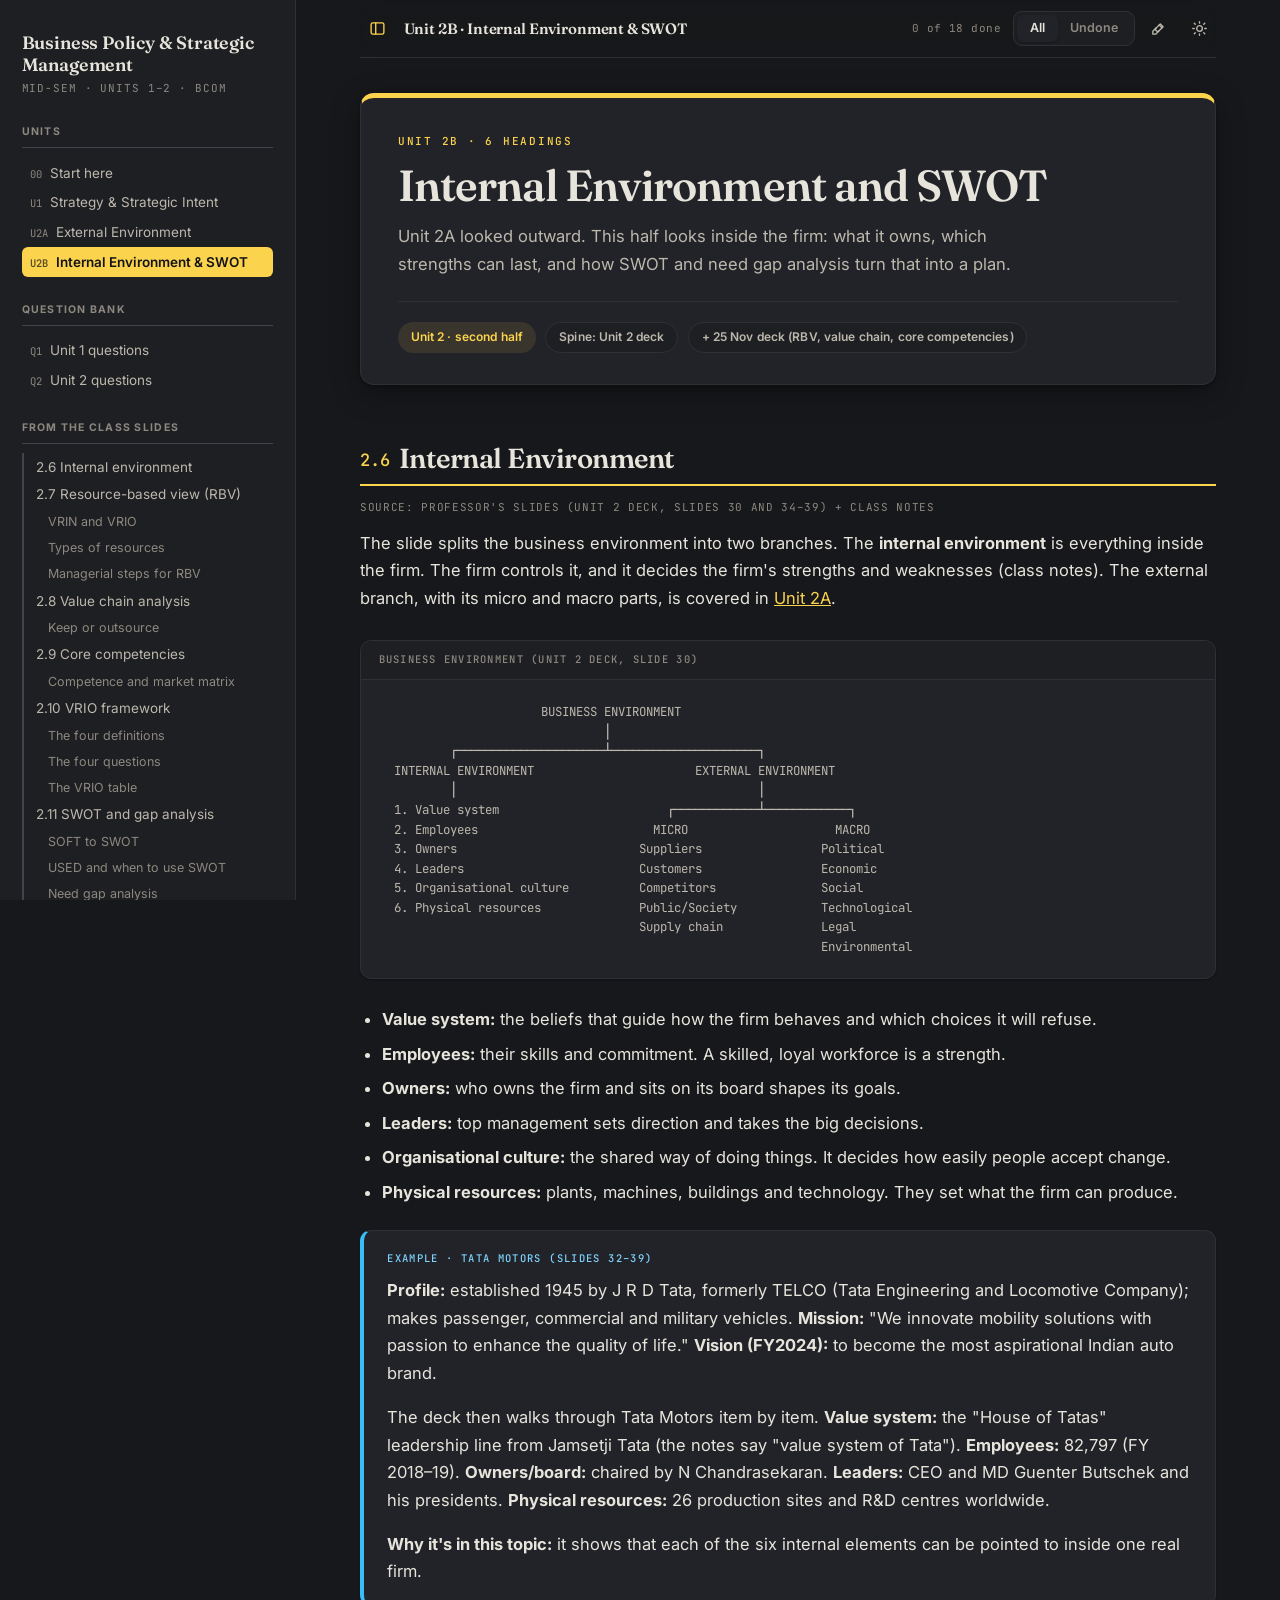
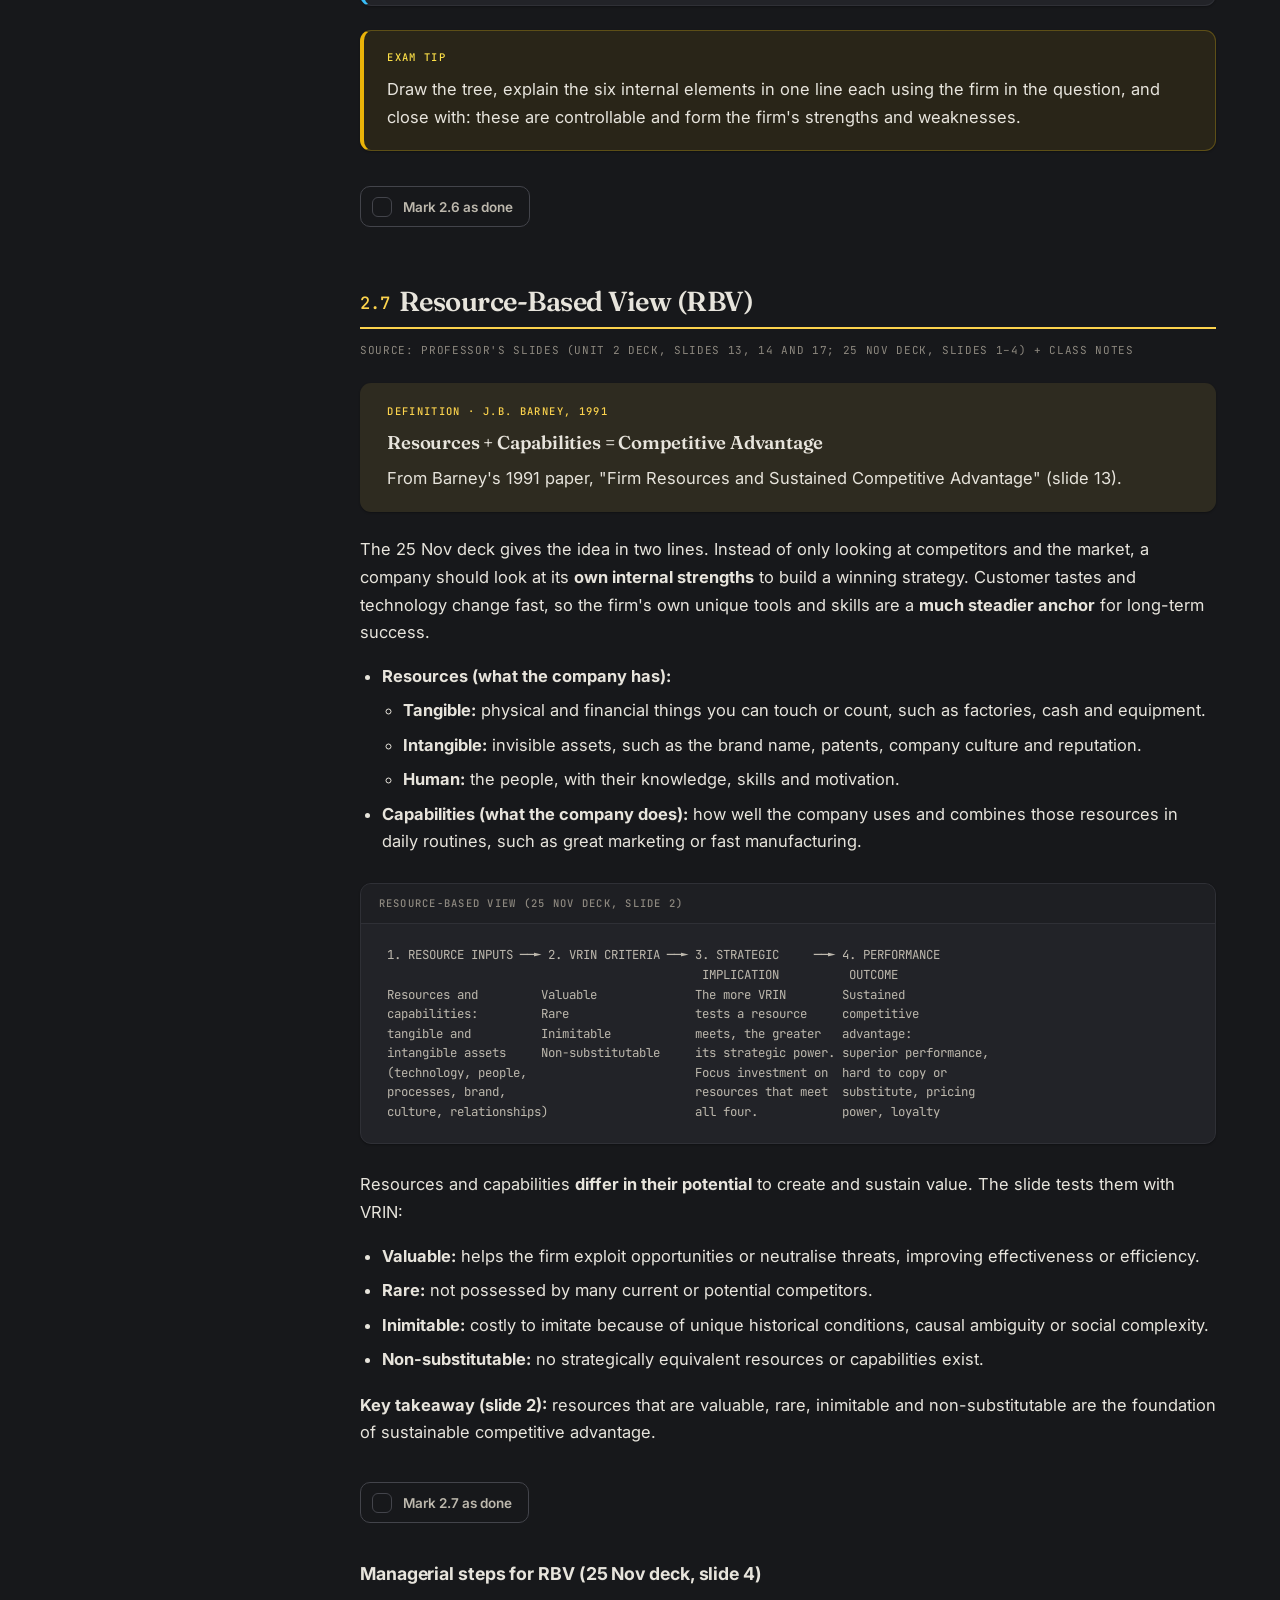
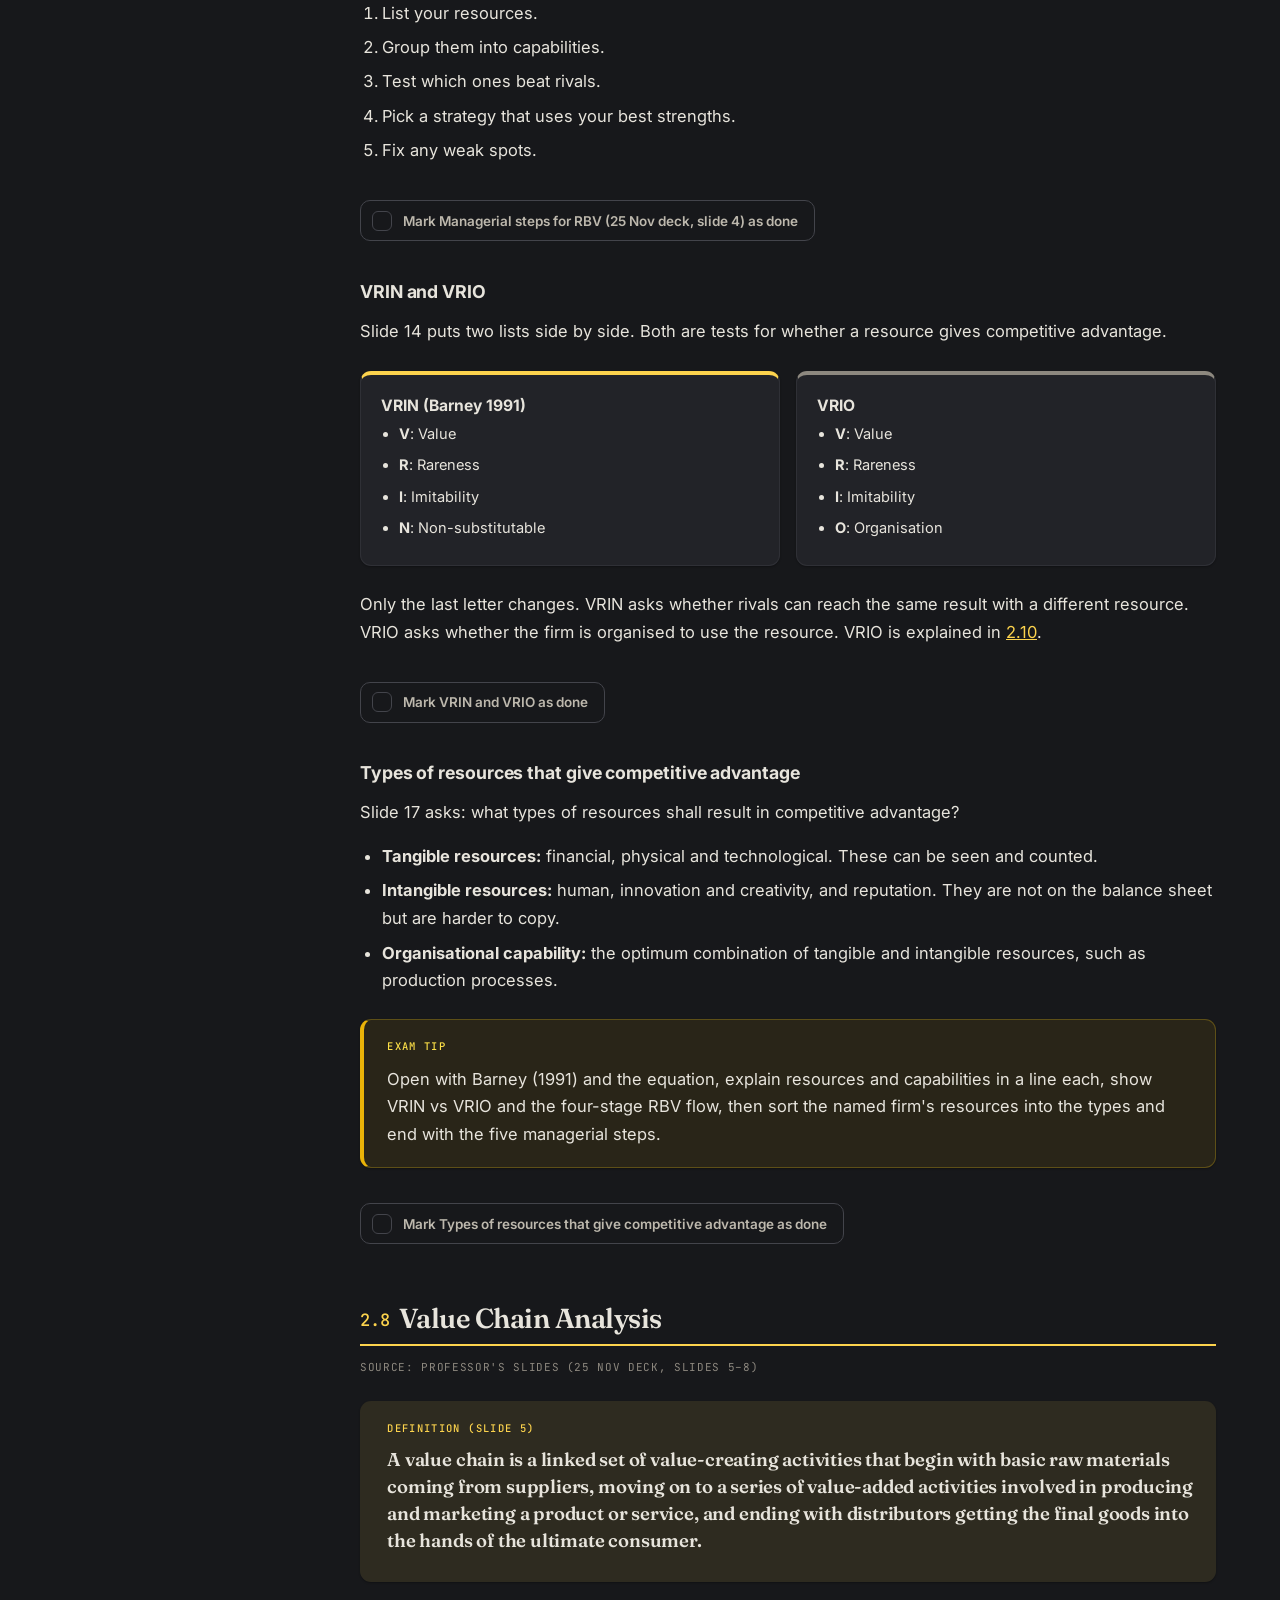
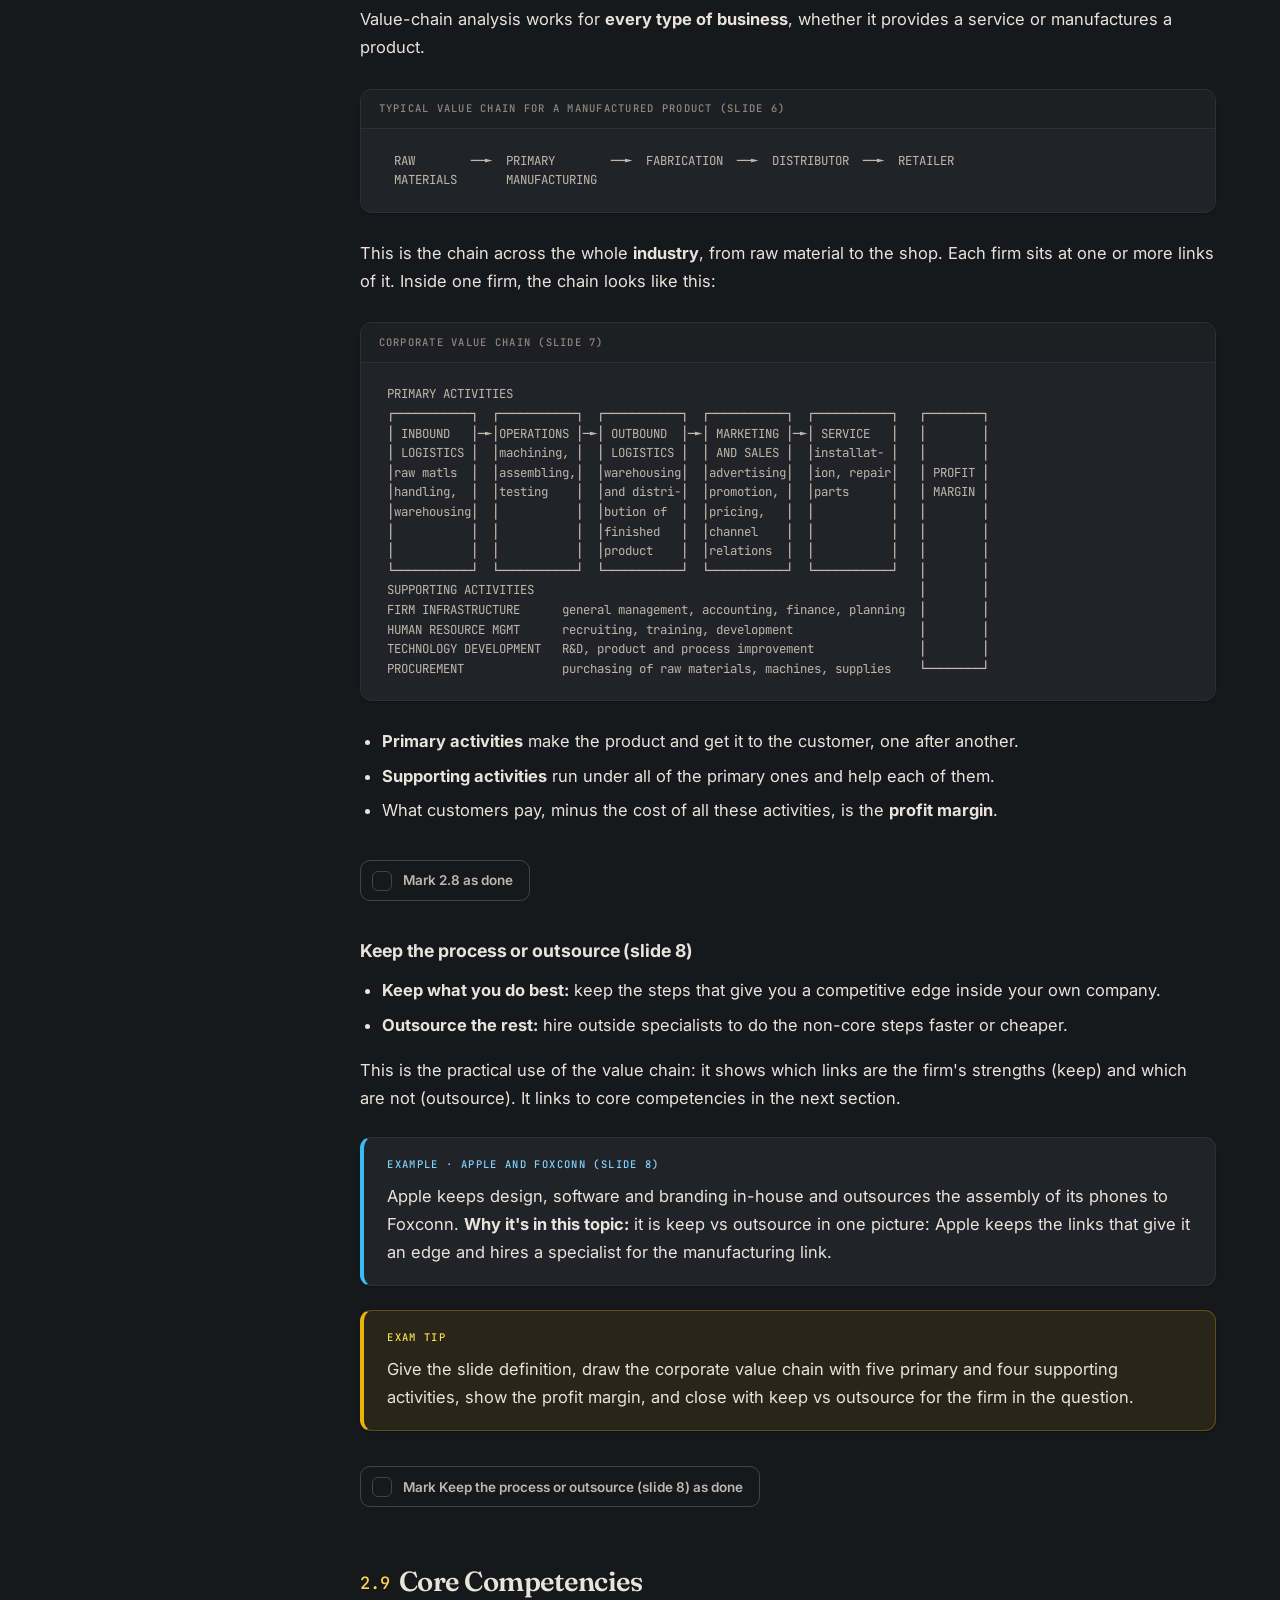
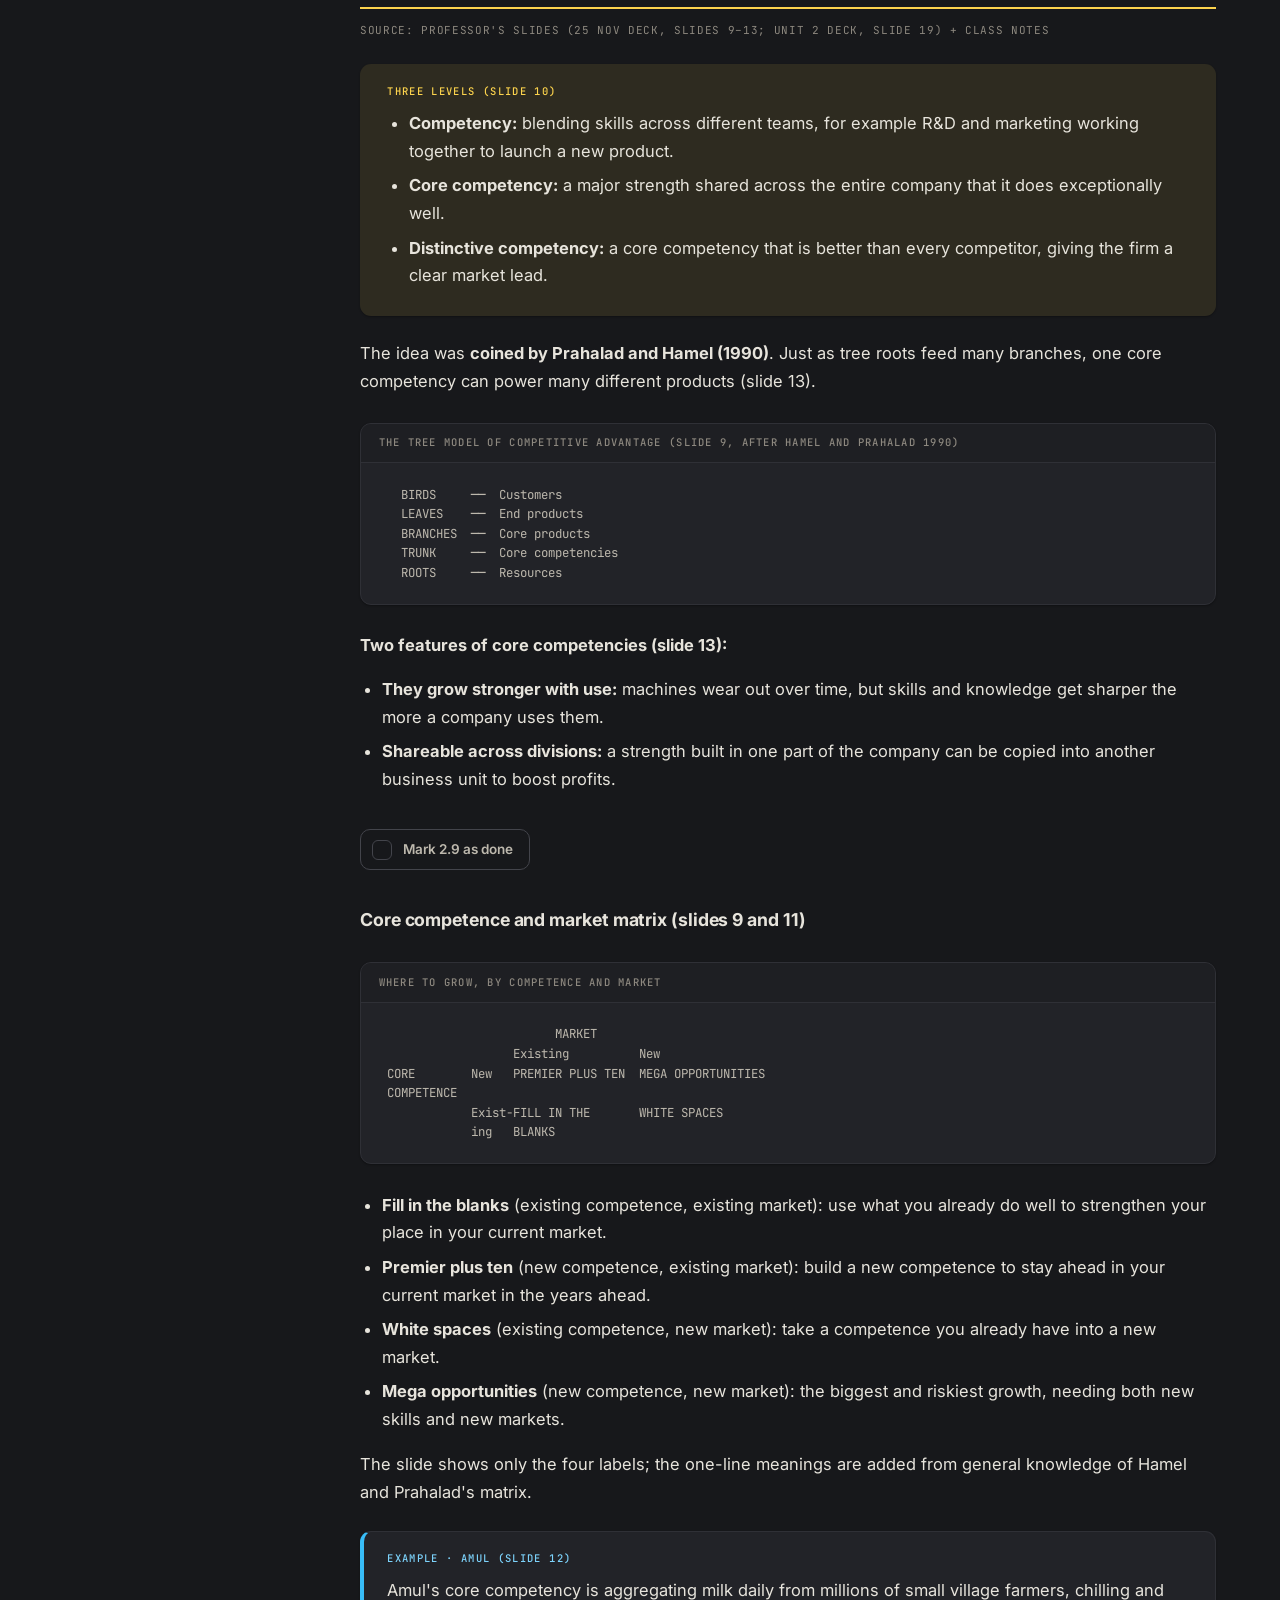
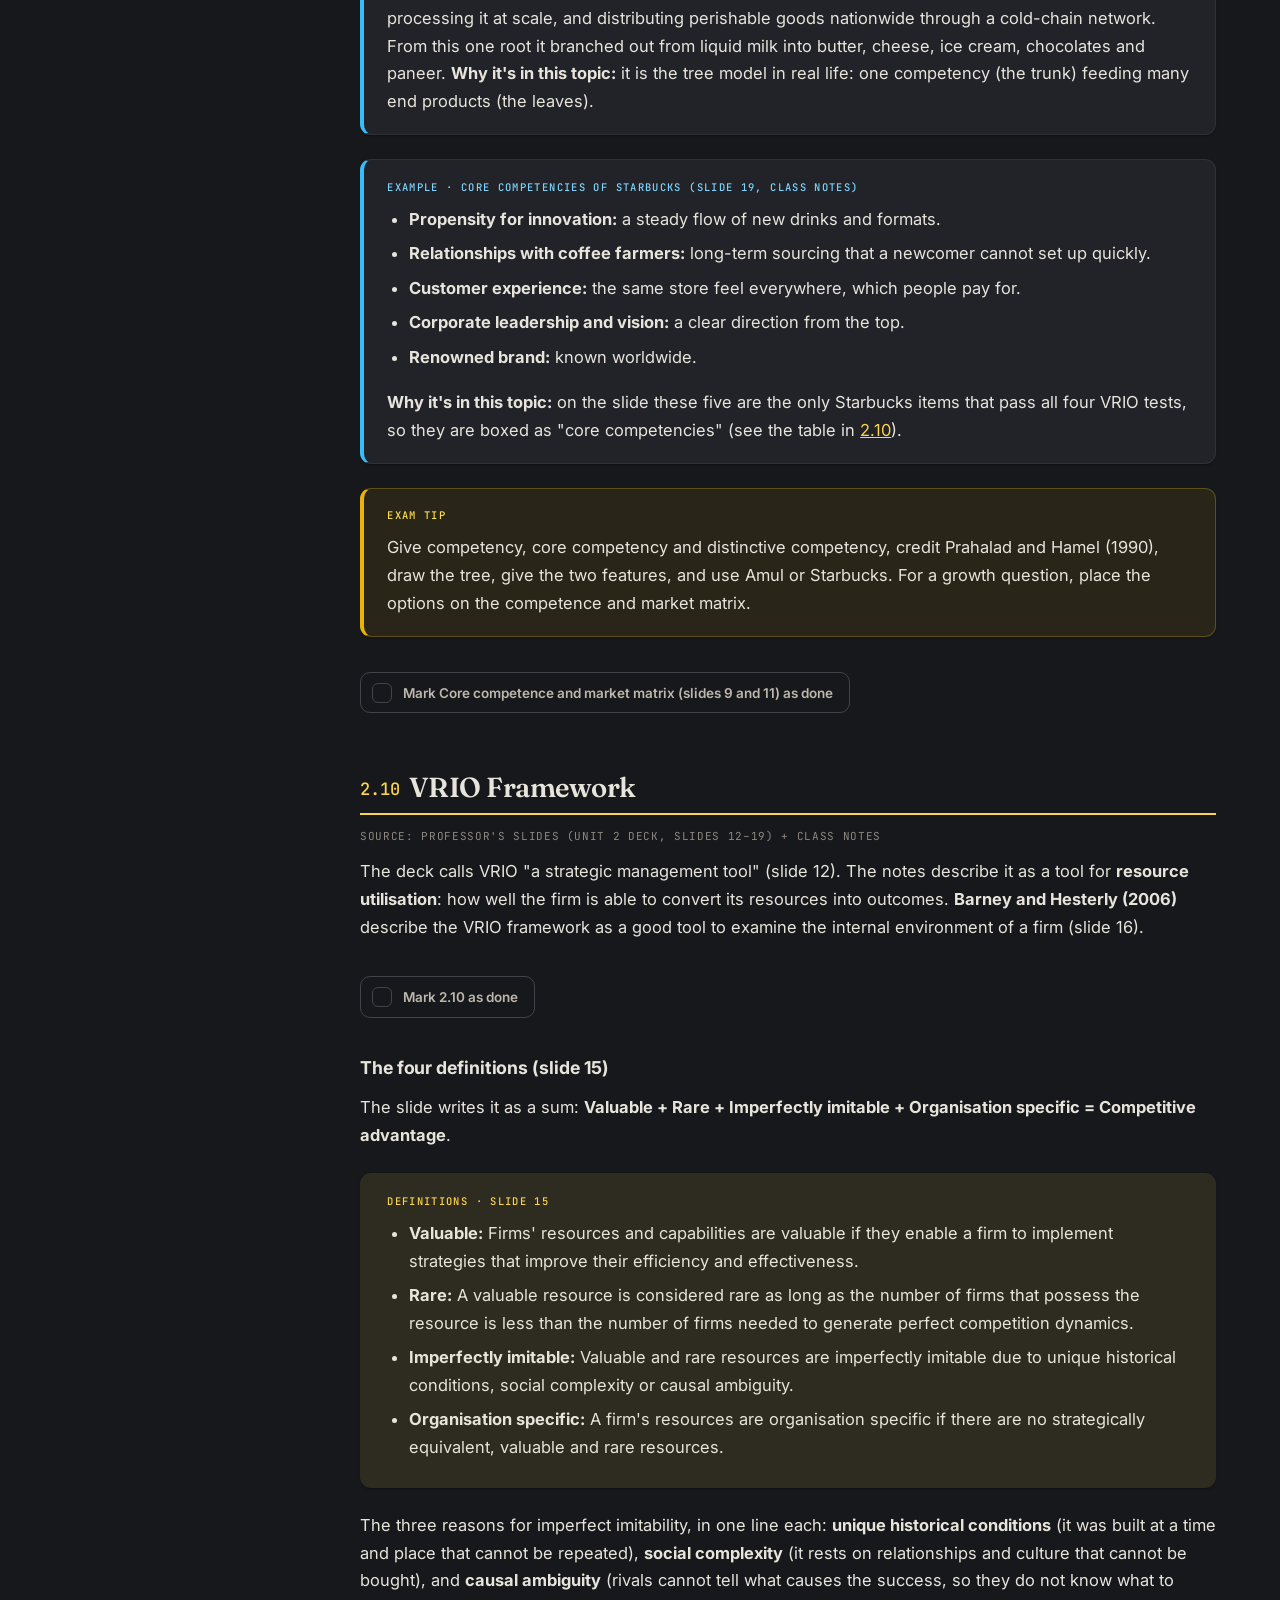
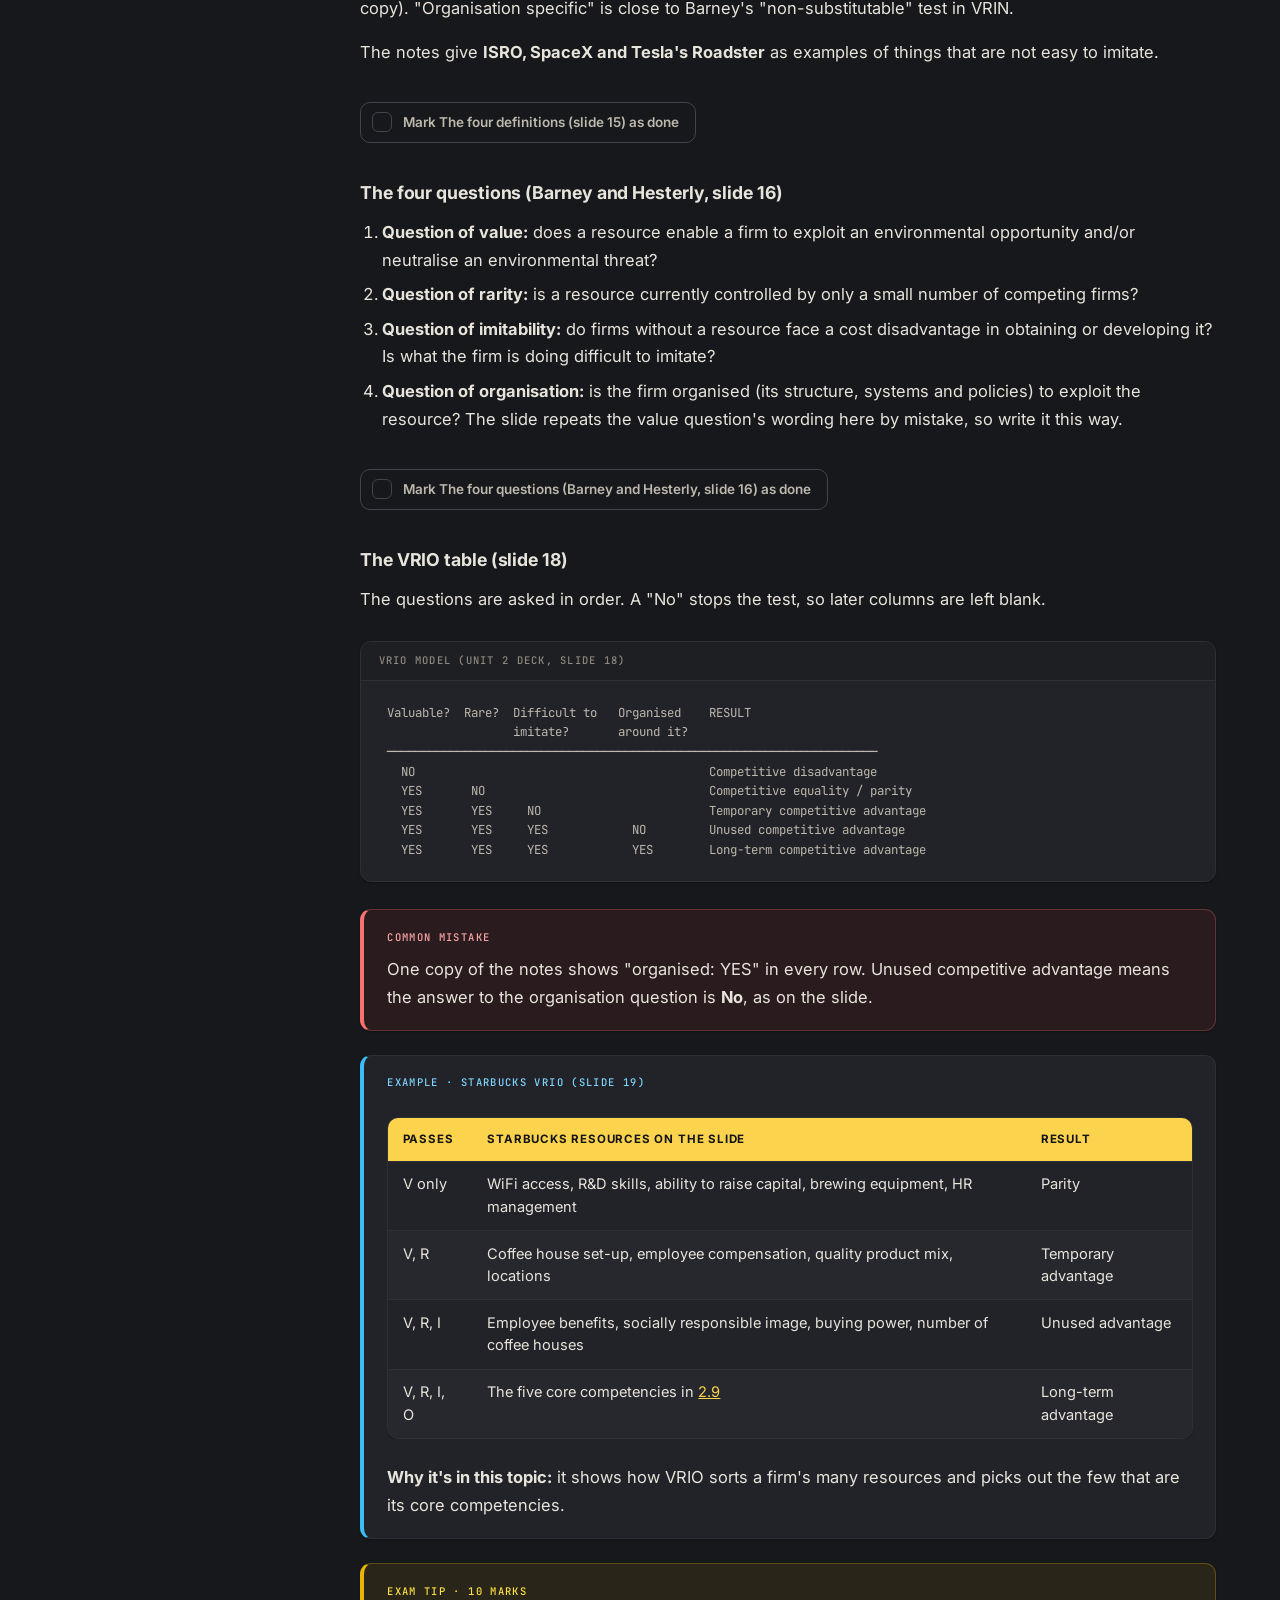
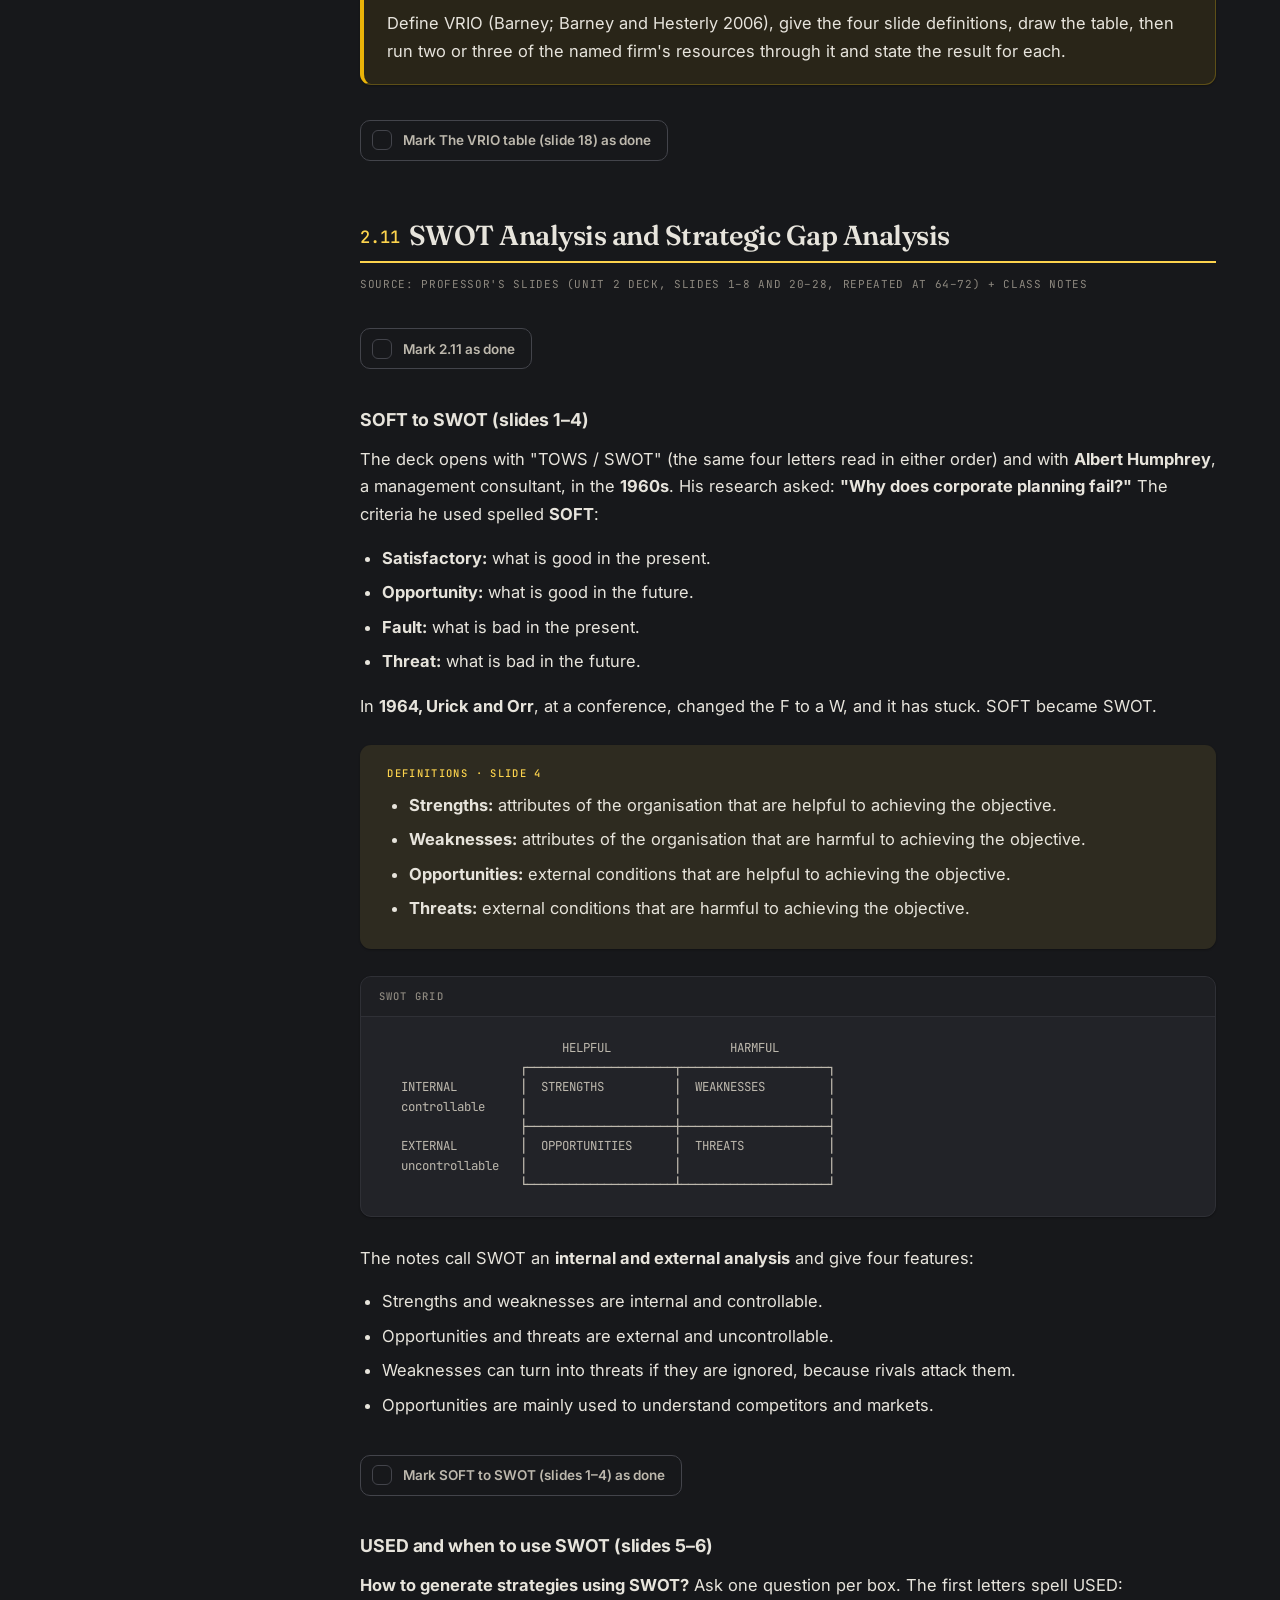
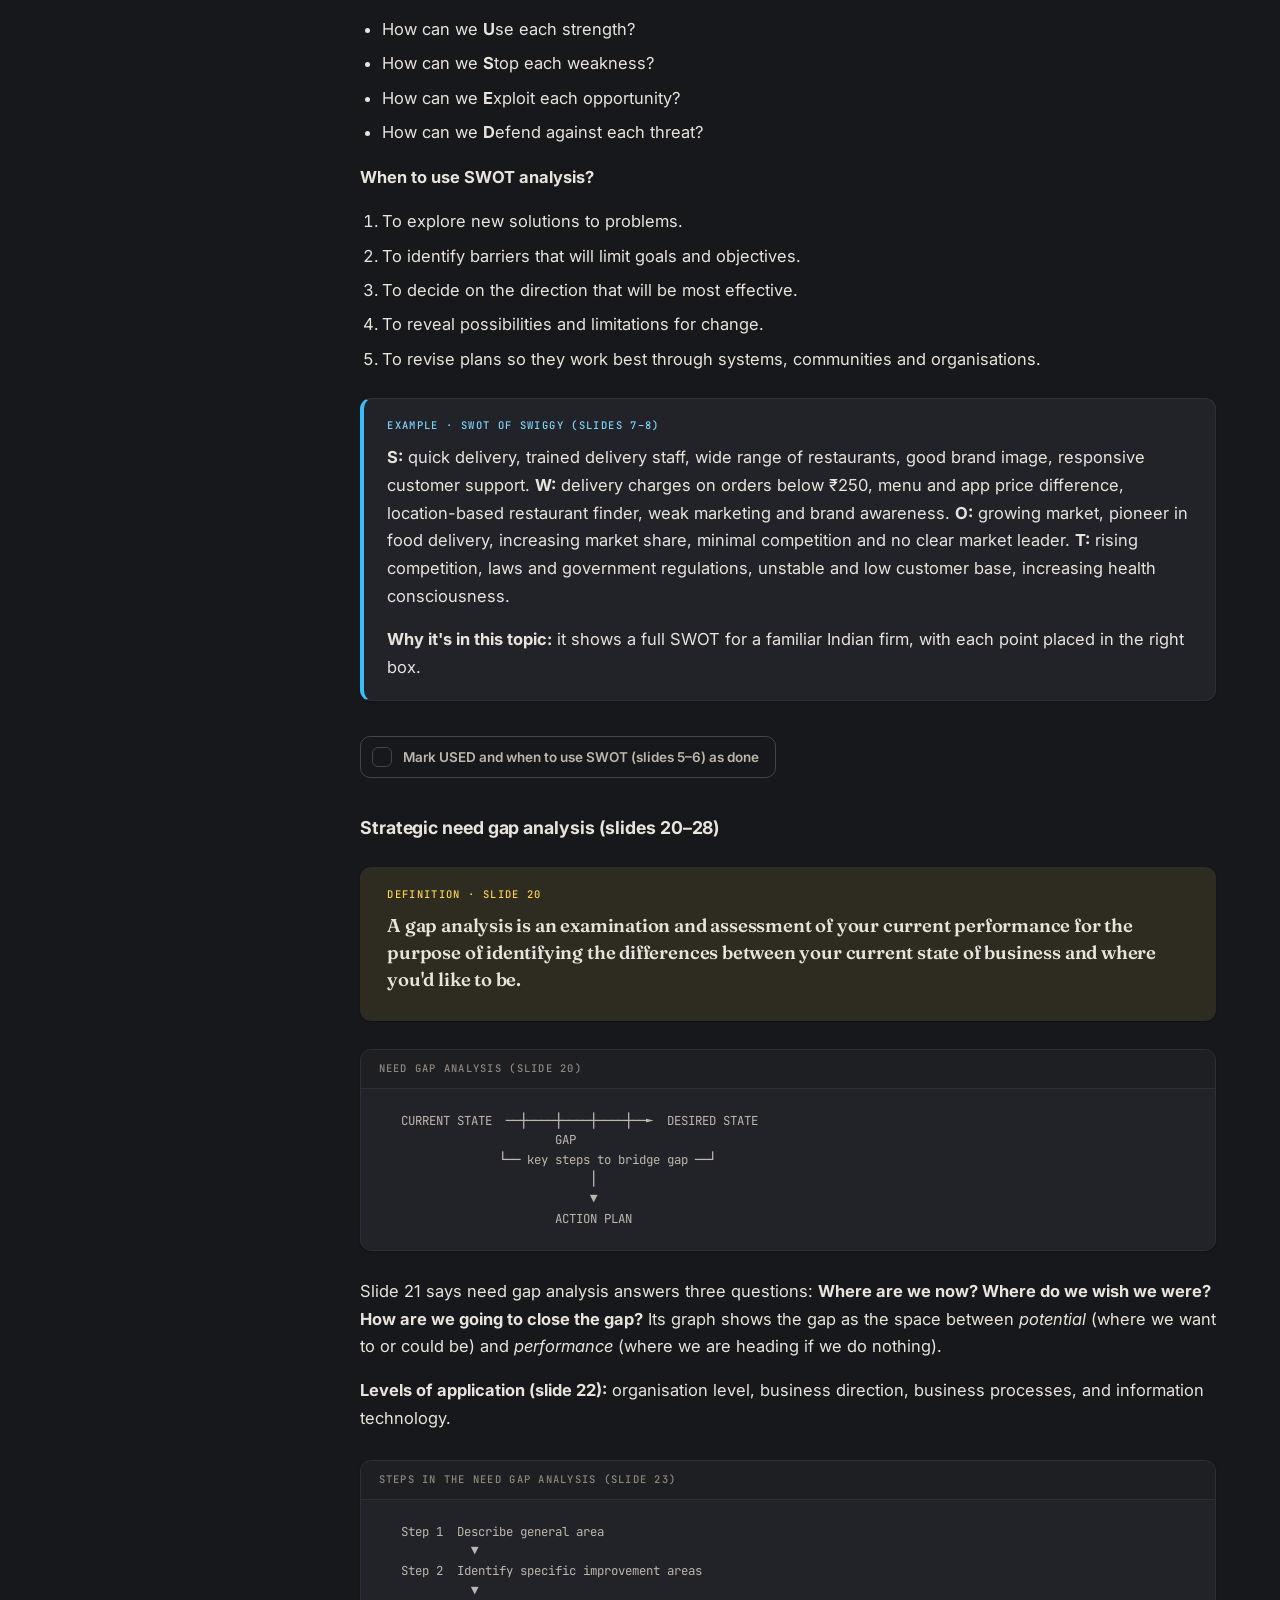
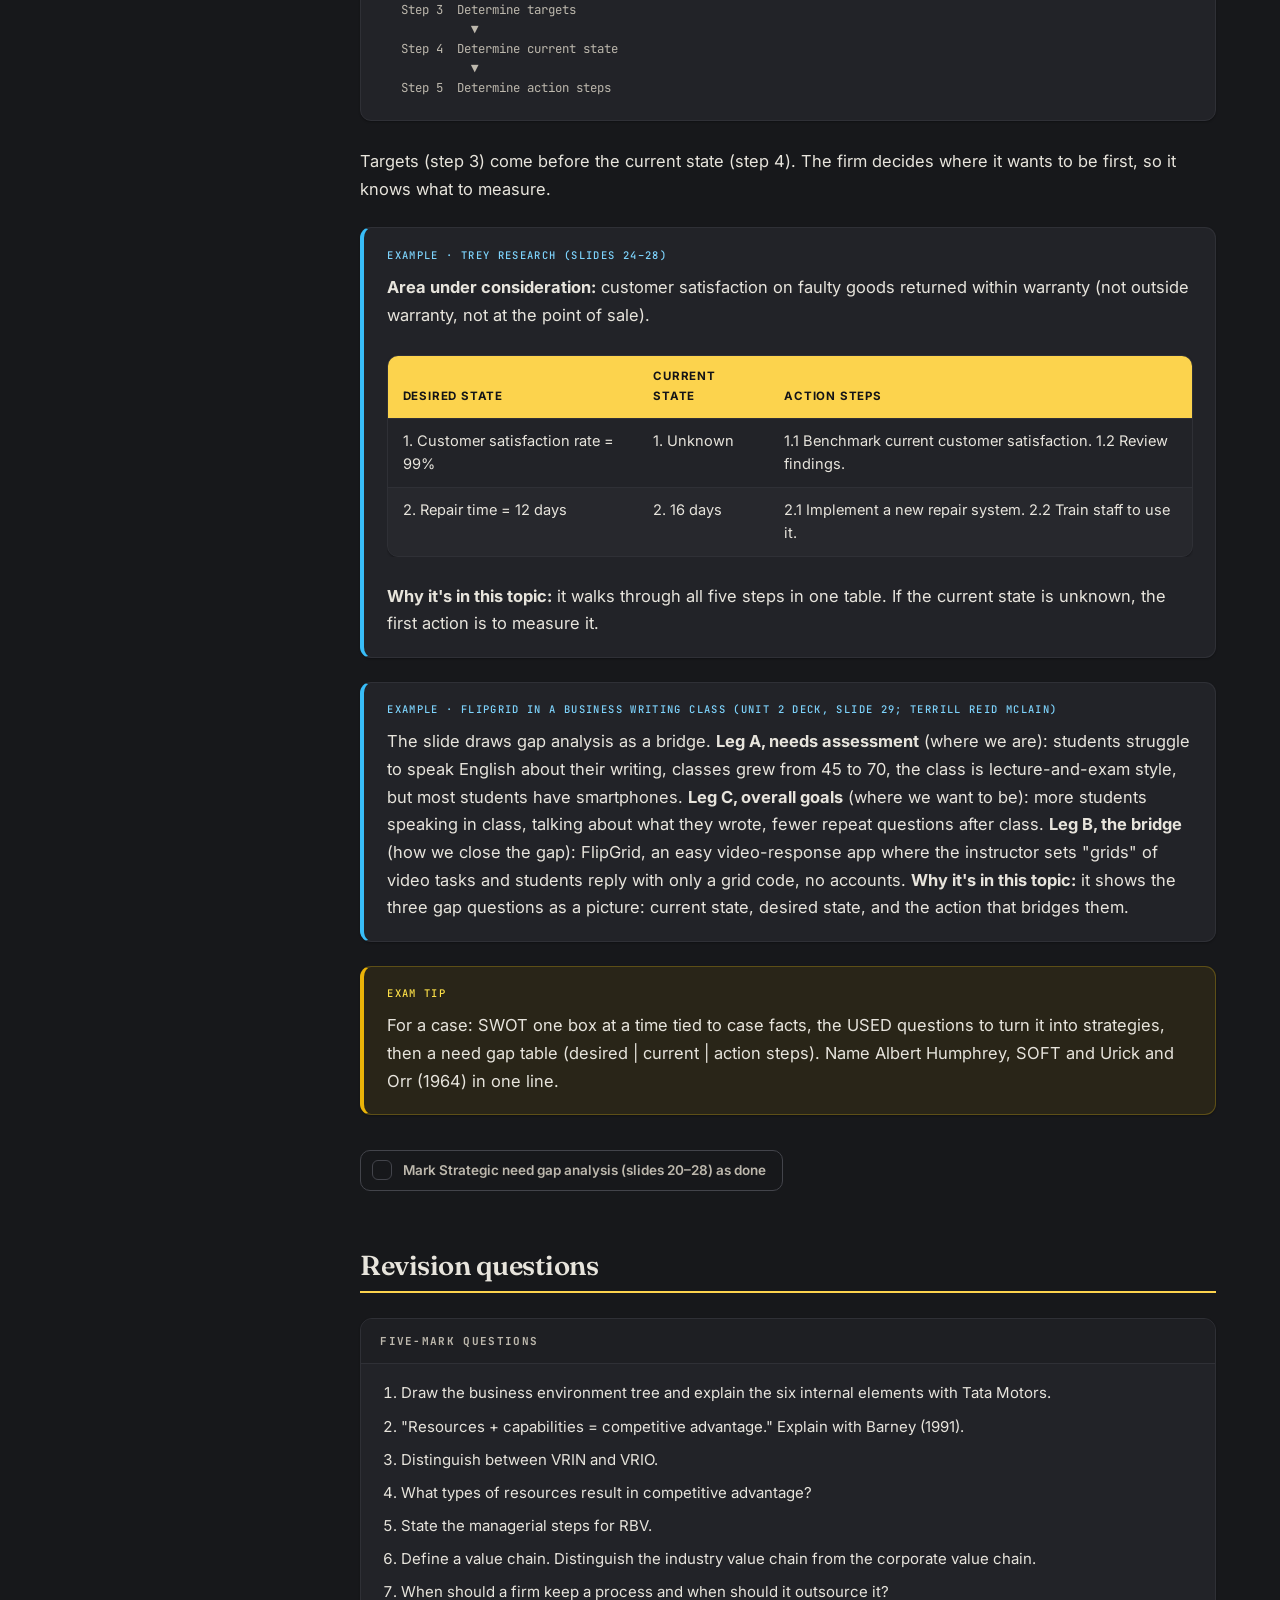
<file: unit2b.html>
<!DOCTYPE html>
<html lang="en">
<head>
<meta charset="utf-8">
<meta name="viewport" content="width=device-width, initial-scale=1">
<title>Unit 2B · Internal Environment &amp; SWOT · BPSM</title>
<link rel="stylesheet" href="assets/style.css?v=2">
<script src="assets/study.js?v=2"></script>
</head>
<body data-unit="2b">
<div class="shell">

<aside class="sidebar">
  <a class="side-brand" href="index.html">Business Policy &amp; Strategic Management</a>
  <div class="side-code">Mid-sem · Units 1–2 · BCom</div>
  <div class="side-group">
    <h4>Units</h4>
    <a class="side-unit" href="index.html"><span class="su-n">00</span><span>Start here</span></a>
    <a class="side-unit" href="unit1.html"><span class="su-n">U1</span><span>Strategy &amp; Strategic Intent</span></a>
    <a class="side-unit" href="unit2a.html"><span class="su-n">U2A</span><span>External Environment</span></a>
    <a class="side-unit current" href="unit2b.html"><span class="su-n">U2B</span><span>Internal Environment &amp; SWOT</span></a>
  </div>
  <div class="side-group">
    <h4>Question bank</h4>
    <a class="side-unit" href="qbank-unit1.html"><span class="su-n">Q1</span><span>Unit 1 questions</span></a>
    <a class="side-unit" href="qbank-unit2.html"><span class="su-n">Q2</span><span>Unit 2 questions</span></a>
  </div>

  <div class="side-group">
    <h4>From the class slides</h4>
    <ul class="side-toc">
      <li><a href="#s2-6">2.6 Internal environment</a></li>
      <li><a href="#s2-7">2.7 Resource-based view (RBV)</a></li>
      <li class="sub"><a href="#s2-7a">VRIN and VRIO</a></li>
      <li class="sub"><a href="#s2-7b">Types of resources</a></li>
      <li class="sub"><a href="#s2-7c">Managerial steps for RBV</a></li>
      <li><a href="#s2-8">2.8 Value chain analysis</a></li>
      <li class="sub"><a href="#s2-8a">Keep or outsource</a></li>
      <li><a href="#s2-9">2.9 Core competencies</a></li>
      <li class="sub"><a href="#s2-9a">Competence and market matrix</a></li>
      <li><a href="#s2-10">2.10 VRIO framework</a></li>
      <li class="sub"><a href="#s2-10a">The four definitions</a></li>
      <li class="sub"><a href="#s2-10b">The four questions</a></li>
      <li class="sub"><a href="#s2-10c">The VRIO table</a></li>
      <li><a href="#s2-11">2.11 SWOT and gap analysis</a></li>
      <li class="sub"><a href="#s2-11a">SOFT to SWOT</a></li>
      <li class="sub"><a href="#s2-11b">USED and when to use SWOT</a></li>
      <li class="sub"><a href="#s2-11c">Need gap analysis</a></li>
      <li><a href="#revision">Revision questions</a></li>
    </ul>
  </div>
</aside>

<main>
<div class="wrap">

  <header class="masthead">
    <div class="mh-eyebrow">Unit 2B · 6 headings</div>
    <h1>Internal Environment and SWOT</h1>
    <p class="mh-sub">Unit 2A looked outward. This half looks inside the firm: what it owns, which strengths can last, and how SWOT and need gap analysis turn that into a plan.</p>
    <div class="mh-meta">
      <span class="chip">Unit 2 · second half</span>
      <span class="chip plain">Spine: Unit 2 deck</span>
      <span class="chip plain">+ 25 Nov deck (RBV, value chain, core competencies)</span>
    </div>
  </header>

  <!-- ============ 2.6 ============ -->
  <h2 class="sec" id="s2-6"><span class="num">2.6</span>Internal Environment</h2>
  <p class="q-meta">Source: professor's slides (Unit 2 deck, slides 30 and 34–39) + class notes</p>

  <p>The slide splits the business environment into two branches. The <strong>internal environment</strong> is everything inside the firm. The firm controls it, and it decides the firm's strengths and weaknesses (class notes). The external branch, with its micro and macro parts, is covered in <a href="unit2a.html#s2-1">Unit 2A</a>.</p>

  <figure class="dia">
    <figcaption>Business environment (Unit 2 deck, slide 30)</figcaption>
<pre>
                       BUSINESS ENVIRONMENT
                                │
          ┌─────────────────────┴─────────────────────┐
  INTERNAL ENVIRONMENT                       EXTERNAL ENVIRONMENT
          │                                           │
  1. Value system                        ┌────────────┴────────────┐
  2. Employees                         MICRO                     MACRO
  3. Owners                          Suppliers                 Political
  4. Leaders                         Customers                 Economic
  5. Organisational culture          Competitors               Social
  6. Physical resources              Public/Society            Technological
                                     Supply chain              Legal
                                                               Environmental
</pre>
  </figure>

  <ul>
    <li><strong>Value system:</strong> the beliefs that guide how the firm behaves and which choices it will refuse.</li>
    <li><strong>Employees:</strong> their skills and commitment. A skilled, loyal workforce is a strength.</li>
    <li><strong>Owners:</strong> who owns the firm and sits on its board shapes its goals.</li>
    <li><strong>Leaders:</strong> top management sets direction and takes the big decisions.</li>
    <li><strong>Organisational culture:</strong> the shared way of doing things. It decides how easily people accept change.</li>
    <li><strong>Physical resources:</strong> plants, machines, buildings and technology. They set what the firm can produce.</li>
  </ul>

  <div class="box eg">
    <span class="box-label">Example · Tata Motors (slides 32–39)</span>
    <p><strong>Profile:</strong> established 1945 by J R D Tata, formerly TELCO (Tata Engineering and Locomotive Company); makes passenger, commercial and military vehicles. <strong>Mission:</strong> "We innovate mobility solutions with passion to enhance the quality of life." <strong>Vision (FY2024):</strong> to become the most aspirational Indian auto brand.</p>
    <p>The deck then walks through Tata Motors item by item. <strong>Value system:</strong> the "House of Tatas" leadership line from Jamsetji Tata (the notes say "value system of Tata"). <strong>Employees:</strong> 82,797 (FY 2018–19). <strong>Owners/board:</strong> chaired by N Chandrasekaran. <strong>Leaders:</strong> CEO and MD Guenter Butschek and his presidents. <strong>Physical resources:</strong> 26 production sites and R&amp;D centres worldwide.</p>
    <p><strong>Why it's in this topic:</strong> it shows that each of the six internal elements can be pointed to inside one real firm.</p>
  </div>

  <div class="box exam">
    <span class="box-label">Exam tip</span>
    <p>Draw the tree, explain the six internal elements in one line each using the firm in the question, and close with: these are controllable and form the firm's strengths and weaknesses.</p>
  </div>

  <!-- ============ 2.7 ============ -->
  <h2 class="sec" id="s2-7"><span class="num">2.7</span>Resource-Based View (RBV)</h2>
  <p class="q-meta">Source: professor's slides (Unit 2 deck, slides 13, 14 and 17; 25 Nov deck, slides 1–4) + class notes</p>

  <div class="box def">
    <span class="box-label">Definition · J.B. Barney, 1991</span>
    <p class="quote">Resources + Capabilities = Competitive Advantage</p>
    <p>From Barney's 1991 paper, "Firm Resources and Sustained Competitive Advantage" (slide 13).</p>
  </div>

  <p>The 25 Nov deck gives the idea in two lines. Instead of only looking at competitors and the market, a company should look at its <strong>own internal strengths</strong> to build a winning strategy. Customer tastes and technology change fast, so the firm's own unique tools and skills are a <strong>much steadier anchor</strong> for long-term success.</p>

  <ul>
    <li><strong>Resources (what the company has):</strong>
      <ul>
        <li><strong>Tangible:</strong> physical and financial things you can touch or count, such as factories, cash and equipment.</li>
        <li><strong>Intangible:</strong> invisible assets, such as the brand name, patents, company culture and reputation.</li>
        <li><strong>Human:</strong> the people, with their knowledge, skills and motivation.</li>
      </ul>
    </li>
    <li><strong>Capabilities (what the company does):</strong> how well the company uses and combines those resources in daily routines, such as great marketing or fast manufacturing.</li>
  </ul>

  <figure class="dia">
    <figcaption>Resource-based view (25 Nov deck, slide 2)</figcaption>
<pre>
 1. RESOURCE INPUTS ──► 2. VRIN CRITERIA ──► 3. STRATEGIC     ──► 4. PERFORMANCE
                                              IMPLICATION          OUTCOME
 Resources and         Valuable              The more VRIN        Sustained
 capabilities:         Rare                  tests a resource     competitive
 tangible and          Inimitable            meets, the greater   advantage:
 intangible assets     Non-substitutable     its strategic power. superior performance,
 (technology, people,                        Focus investment on  hard to copy or
 processes, brand,                           resources that meet  substitute, pricing
 culture, relationships)                     all four.            power, loyalty
</pre>
  </figure>
  <p>Resources and capabilities <strong>differ in their potential</strong> to create and sustain value. The slide tests them with VRIN:</p>
  <ul>
    <li><strong>Valuable:</strong> helps the firm exploit opportunities or neutralise threats, improving effectiveness or efficiency.</li>
    <li><strong>Rare:</strong> not possessed by many current or potential competitors.</li>
    <li><strong>Inimitable:</strong> costly to imitate because of unique historical conditions, causal ambiguity or social complexity.</li>
    <li><strong>Non-substitutable:</strong> no strategically equivalent resources or capabilities exist.</li>
  </ul>
  <p><strong>Key takeaway (slide 2):</strong> resources that are valuable, rare, inimitable and non-substitutable are the foundation of sustainable competitive advantage.</p>

  <h3 id="s2-7c">Managerial steps for RBV (25 Nov deck, slide 4)</h3>
  <ol>
    <li>List your resources.</li>
    <li>Group them into capabilities.</li>
    <li>Test which ones beat rivals.</li>
    <li>Pick a strategy that uses your best strengths.</li>
    <li>Fix any weak spots.</li>
  </ol>

  <h3 id="s2-7a">VRIN and VRIO</h3>
  <p>Slide 14 puts two lists side by side. Both are tests for whether a resource gives competitive advantage.</p>
  <div class="compare">
    <div class="cmp">
      <h5>VRIN (Barney 1991)</h5>
      <ul>
        <li><strong>V</strong>: Value</li>
        <li><strong>R</strong>: Rareness</li>
        <li><strong>I</strong>: Imitability</li>
        <li><strong>N</strong>: Non-substitutable</li>
      </ul>
    </div>
    <div class="cmp alt">
      <h5>VRIO</h5>
      <ul>
        <li><strong>V</strong>: Value</li>
        <li><strong>R</strong>: Rareness</li>
        <li><strong>I</strong>: Imitability</li>
        <li><strong>O</strong>: Organisation</li>
      </ul>
    </div>
  </div>
  <p>Only the last letter changes. VRIN asks whether rivals can reach the same result with a different resource. VRIO asks whether the firm is organised to use the resource. VRIO is explained in <a href="#s2-10">2.10</a>.</p>

  <h3 id="s2-7b">Types of resources that give competitive advantage</h3>
  <p>Slide 17 asks: what types of resources shall result in competitive advantage?</p>
  <ul>
    <li><strong>Tangible resources:</strong> financial, physical and technological. These can be seen and counted.</li>
    <li><strong>Intangible resources:</strong> human, innovation and creativity, and reputation. They are not on the balance sheet but are harder to copy.</li>
    <li><strong>Organisational capability:</strong> the optimum combination of tangible and intangible resources, such as production processes.</li>
  </ul>

  <div class="box exam">
    <span class="box-label">Exam tip</span>
    <p>Open with Barney (1991) and the equation, explain resources and capabilities in a line each, show VRIN vs VRIO and the four-stage RBV flow, then sort the named firm's resources into the types and end with the five managerial steps.</p>
  </div>

  <!-- ============ 2.8 ============ -->
  <h2 class="sec" id="s2-8"><span class="num">2.8</span>Value Chain Analysis</h2>
  <p class="q-meta">Source: professor's slides (25 Nov deck, slides 5–8)</p>

  <div class="box def">
    <span class="box-label">Definition (slide 5)</span>
    <p class="quote">A value chain is a linked set of value-creating activities that begin with basic raw materials coming from suppliers, moving on to a series of value-added activities involved in producing and marketing a product or service, and ending with distributors getting the final goods into the hands of the ultimate consumer.</p>
  </div>

  <p>Value-chain analysis works for <strong>every type of business</strong>, whether it provides a service or manufactures a product.</p>

  <figure class="dia">
    <figcaption>Typical value chain for a manufactured product (slide 6)</figcaption>
<pre>
  RAW        ──►  PRIMARY        ──►  FABRICATION  ──►  DISTRIBUTOR  ──►  RETAILER
  MATERIALS       MANUFACTURING
</pre>
  </figure>
  <p>This is the chain across the whole <strong>industry</strong>, from raw material to the shop. Each firm sits at one or more links of it. Inside one firm, the chain looks like this:</p>

  <figure class="dia">
    <figcaption>Corporate value chain (slide 7)</figcaption>
<pre>
 PRIMARY ACTIVITIES
 ┌───────────┐  ┌───────────┐  ┌───────────┐  ┌───────────┐  ┌───────────┐   ┌────────┐
 │ INBOUND   │─►│OPERATIONS │─►│ OUTBOUND  │─►│ MARKETING │─►│ SERVICE   │   │        │
 │ LOGISTICS │  │machining, │  │ LOGISTICS │  │ AND SALES │  │installat- │   │        │
 │raw matls  │  │assembling,│  │warehousing│  │advertising│  │ion, repair│   │ PROFIT │
 │handling,  │  │testing    │  │and distri-│  │promotion, │  │parts      │   │ MARGIN │
 │warehousing│  │           │  │bution of  │  │pricing,   │  │           │   │        │
 │           │  │           │  │finished   │  │channel    │  │           │   │        │
 │           │  │           │  │product    │  │relations  │  │           │   │        │
 └───────────┘  └───────────┘  └───────────┘  └───────────┘  └───────────┘   │        │
 SUPPORTING ACTIVITIES                                                       │        │
 FIRM INFRASTRUCTURE      general management, accounting, finance, planning  │        │
 HUMAN RESOURCE MGMT      recruiting, training, development                  │        │
 TECHNOLOGY DEVELOPMENT   R&amp;D, product and process improvement               │        │
 PROCUREMENT              purchasing of raw materials, machines, supplies    └────────┘
</pre>
  </figure>
  <ul>
    <li><strong>Primary activities</strong> make the product and get it to the customer, one after another.</li>
    <li><strong>Supporting activities</strong> run under all of the primary ones and help each of them.</li>
    <li>What customers pay, minus the cost of all these activities, is the <strong>profit margin</strong>.</li>
  </ul>

  <h3 id="s2-8a">Keep the process or outsource (slide 8)</h3>
  <ul>
    <li><strong>Keep what you do best:</strong> keep the steps that give you a competitive edge inside your own company.</li>
    <li><strong>Outsource the rest:</strong> hire outside specialists to do the non-core steps faster or cheaper.</li>
  </ul>
  <p>This is the practical use of the value chain: it shows which links are the firm's strengths (keep) and which are not (outsource). It links to core competencies in the next section.</p>

  <div class="box eg">
    <span class="box-label">Example · Apple and Foxconn (slide 8)</span>
    <p>Apple keeps design, software and branding in-house and outsources the assembly of its phones to Foxconn. <strong>Why it's in this topic:</strong> it is keep vs outsource in one picture: Apple keeps the links that give it an edge and hires a specialist for the manufacturing link.</p>
  </div>

  <div class="box exam">
    <span class="box-label">Exam tip</span>
    <p>Give the slide definition, draw the corporate value chain with five primary and four supporting activities, show the profit margin, and close with keep vs outsource for the firm in the question.</p>
  </div>

  <!-- ============ 2.9 ============ -->
  <h2 class="sec" id="s2-9"><span class="num">2.9</span>Core Competencies</h2>
  <p class="q-meta">Source: professor's slides (25 Nov deck, slides 9–13; Unit 2 deck, slide 19) + class notes</p>

  <div class="box def">
    <span class="box-label">Three levels (slide 10)</span>
    <ul>
      <li><strong>Competency:</strong> blending skills across different teams, for example R&amp;D and marketing working together to launch a new product.</li>
      <li><strong>Core competency:</strong> a major strength shared across the entire company that it does exceptionally well.</li>
      <li><strong>Distinctive competency:</strong> a core competency that is better than every competitor, giving the firm a clear market lead.</li>
    </ul>
  </div>

  <p>The idea was <strong>coined by Prahalad and Hamel (1990)</strong>. Just as tree roots feed many branches, one core competency can power many different products (slide 13).</p>

  <figure class="dia">
    <figcaption>The tree model of competitive advantage (slide 9, after Hamel and Prahalad 1990)</figcaption>
<pre>
   BIRDS     ──  Customers
   LEAVES    ──  End products
   BRANCHES  ──  Core products
   TRUNK     ──  Core competencies
   ROOTS     ──  Resources
</pre>
  </figure>

  <p><strong>Two features of core competencies (slide 13):</strong></p>
  <ul>
    <li><strong>They grow stronger with use:</strong> machines wear out over time, but skills and knowledge get sharper the more a company uses them.</li>
    <li><strong>Shareable across divisions:</strong> a strength built in one part of the company can be copied into another business unit to boost profits.</li>
  </ul>

  <h3 id="s2-9a">Core competence and market matrix (slides 9 and 11)</h3>
  <figure class="dia">
    <figcaption>Where to grow, by competence and market</figcaption>
<pre>
                         MARKET
                   Existing          New
 CORE        New   PREMIER PLUS TEN  MEGA OPPORTUNITIES
 COMPETENCE
             Exist-FILL IN THE       WHITE SPACES
             ing   BLANKS
</pre>
  </figure>
  <ul>
    <li><strong>Fill in the blanks</strong> (existing competence, existing market): use what you already do well to strengthen your place in your current market.</li>
    <li><strong>Premier plus ten</strong> (new competence, existing market): build a new competence to stay ahead in your current market in the years ahead.</li>
    <li><strong>White spaces</strong> (existing competence, new market): take a competence you already have into a new market.</li>
    <li><strong>Mega opportunities</strong> (new competence, new market): the biggest and riskiest growth, needing both new skills and new markets.</li>
  </ul>
  <p>The slide shows only the four labels; the one-line meanings are added from general knowledge of Hamel and Prahalad's matrix.</p>

  <div class="box eg">
    <span class="box-label">Example · Amul (slide 12)</span>
    <p>Amul's core competency is aggregating milk daily from millions of small village farmers, chilling and processing it at scale, and distributing perishable goods nationwide through a cold-chain network. From this one root it branched out from liquid milk into butter, cheese, ice cream, chocolates and paneer. <strong>Why it's in this topic:</strong> it is the tree model in real life: one competency (the trunk) feeding many end products (the leaves).</p>
  </div>

  <div class="box eg">
    <span class="box-label">Example · Core competencies of Starbucks (slide 19, class notes)</span>
    <ul>
      <li><strong>Propensity for innovation:</strong> a steady flow of new drinks and formats.</li>
      <li><strong>Relationships with coffee farmers:</strong> long-term sourcing that a newcomer cannot set up quickly.</li>
      <li><strong>Customer experience:</strong> the same store feel everywhere, which people pay for.</li>
      <li><strong>Corporate leadership and vision:</strong> a clear direction from the top.</li>
      <li><strong>Renowned brand:</strong> known worldwide.</li>
    </ul>
    <p><strong>Why it's in this topic:</strong> on the slide these five are the only Starbucks items that pass all four VRIO tests, so they are boxed as "core competencies" (see the table in <a href="#s2-10c">2.10</a>).</p>
  </div>

  <div class="box exam">
    <span class="box-label">Exam tip</span>
    <p>Give competency, core competency and distinctive competency, credit Prahalad and Hamel (1990), draw the tree, give the two features, and use Amul or Starbucks. For a growth question, place the options on the competence and market matrix.</p>
  </div>

  <!-- ============ 2.10 ============ -->
  <h2 class="sec" id="s2-10"><span class="num">2.10</span>VRIO Framework</h2>
  <p class="q-meta">Source: professor's slides (Unit 2 deck, slides 12–19) + class notes</p>

  <p>The deck calls VRIO "a strategic management tool" (slide 12). The notes describe it as a tool for <strong>resource utilisation</strong>: how well the firm is able to convert its resources into outcomes. <strong>Barney and Hesterly (2006)</strong> describe the VRIO framework as a good tool to examine the internal environment of a firm (slide 16).</p>

  <h3 id="s2-10a">The four definitions (slide 15)</h3>
  <p>The slide writes it as a sum: <strong>Valuable + Rare + Imperfectly imitable + Organisation specific = Competitive advantage</strong>.</p>
  <div class="box def">
    <span class="box-label">Definitions · slide 15</span>
    <ul>
      <li><strong>Valuable:</strong> Firms' resources and capabilities are valuable if they enable a firm to implement strategies that improve their efficiency and effectiveness.</li>
      <li><strong>Rare:</strong> A valuable resource is considered rare as long as the number of firms that possess the resource is less than the number of firms needed to generate perfect competition dynamics.</li>
      <li><strong>Imperfectly imitable:</strong> Valuable and rare resources are imperfectly imitable due to unique historical conditions, social complexity or causal ambiguity.</li>
      <li><strong>Organisation specific:</strong> A firm's resources are organisation specific if there are no strategically equivalent, valuable and rare resources.</li>
    </ul>
  </div>
  <p>The three reasons for imperfect imitability, in one line each: <strong>unique historical conditions</strong> (it was built at a time and place that cannot be repeated), <strong>social complexity</strong> (it rests on relationships and culture that cannot be bought), and <strong>causal ambiguity</strong> (rivals cannot tell what causes the success, so they do not know what to copy). "Organisation specific" is close to Barney's "non-substitutable" test in VRIN.</p>
  <p>The notes give <strong>ISRO, SpaceX and Tesla's Roadster</strong> as examples of things that are not easy to imitate.</p>

  <h3 id="s2-10b">The four questions (Barney and Hesterly, slide 16)</h3>
  <ol>
    <li><strong>Question of value:</strong> does a resource enable a firm to exploit an environmental opportunity and/or neutralise an environmental threat?</li>
    <li><strong>Question of rarity:</strong> is a resource currently controlled by only a small number of competing firms?</li>
    <li><strong>Question of imitability:</strong> do firms without a resource face a cost disadvantage in obtaining or developing it? Is what the firm is doing difficult to imitate?</li>
    <li><strong>Question of organisation:</strong> is the firm organised (its structure, systems and policies) to exploit the resource? The slide repeats the value question's wording here by mistake, so write it this way.</li>
  </ol>

  <h3 id="s2-10c">The VRIO table (slide 18)</h3>
  <p>The questions are asked in order. A "No" stops the test, so later columns are left blank.</p>
  <figure class="dia">
    <figcaption>VRIO model (Unit 2 deck, slide 18)</figcaption>
<pre>
 Valuable?  Rare?  Difficult to   Organised    RESULT
                   imitate?       around it?
 ──────────────────────────────────────────────────────────────────────
   NO                                          Competitive disadvantage
   YES       NO                                Competitive equality / parity
   YES       YES     NO                        Temporary competitive advantage
   YES       YES     YES            NO         Unused competitive advantage
   YES       YES     YES            YES        Long-term competitive advantage
</pre>
  </figure>

  <div class="box warn">
    <span class="box-label">Common mistake</span>
    <p>One copy of the notes shows "organised: YES" in every row. Unused competitive advantage means the answer to the organisation question is <strong>No</strong>, as on the slide.</p>
  </div>

  <div class="box eg">
    <span class="box-label">Example · Starbucks VRIO (slide 19)</span>
    <div class="tbl-scroll">
      <table>
        <thead><tr><th>Passes</th><th>Starbucks resources on the slide</th><th>Result</th></tr></thead>
        <tbody>
          <tr><td>V only</td><td>WiFi access, R&amp;D skills, ability to raise capital, brewing equipment, HR management</td><td>Parity</td></tr>
          <tr><td>V, R</td><td>Coffee house set-up, employee compensation, quality product mix, locations</td><td>Temporary advantage</td></tr>
          <tr><td>V, R, I</td><td>Employee benefits, socially responsible image, buying power, number of coffee houses</td><td>Unused advantage</td></tr>
          <tr><td>V, R, I, O</td><td>The five core competencies in <a href="#s2-9">2.9</a></td><td>Long-term advantage</td></tr>
        </tbody>
      </table>
    </div>
    <p><strong>Why it's in this topic:</strong> it shows how VRIO sorts a firm's many resources and picks out the few that are its core competencies.</p>
  </div>

  <div class="box exam">
    <span class="box-label">Exam tip · 10 marks</span>
    <p>Define VRIO (Barney; Barney and Hesterly 2006), give the four slide definitions, draw the table, then run two or three of the named firm's resources through it and state the result for each.</p>
  </div>

  <!-- ============ 2.11 ============ -->
  <h2 class="sec" id="s2-11"><span class="num">2.11</span>SWOT Analysis and Strategic Gap Analysis</h2>
  <p class="q-meta">Source: professor's slides (Unit 2 deck, slides 1–8 and 20–28, repeated at 64–72) + class notes</p>

  <h3 id="s2-11a">SOFT to SWOT (slides 1–4)</h3>
  <p>The deck opens with "TOWS / SWOT" (the same four letters read in either order) and with <strong>Albert Humphrey</strong>, a management consultant, in the <strong>1960s</strong>. His research asked: <strong>"Why does corporate planning fail?"</strong> The criteria he used spelled <strong>SOFT</strong>:</p>
  <ul>
    <li><strong>Satisfactory:</strong> what is good in the present.</li>
    <li><strong>Opportunity:</strong> what is good in the future.</li>
    <li><strong>Fault:</strong> what is bad in the present.</li>
    <li><strong>Threat:</strong> what is bad in the future.</li>
  </ul>
  <p>In <strong>1964, Urick and Orr</strong>, at a conference, changed the F to a W, and it has stuck. SOFT became SWOT.</p>

  <div class="box def">
    <span class="box-label">Definitions · slide 4</span>
    <ul>
      <li><strong>Strengths:</strong> attributes of the organisation that are helpful to achieving the objective.</li>
      <li><strong>Weaknesses:</strong> attributes of the organisation that are harmful to achieving the objective.</li>
      <li><strong>Opportunities:</strong> external conditions that are helpful to achieving the objective.</li>
      <li><strong>Threats:</strong> external conditions that are harmful to achieving the objective.</li>
    </ul>
  </div>

  <figure class="dia">
    <figcaption>SWOT grid</figcaption>
<pre>
                          HELPFUL                 HARMFUL
                    ┌─────────────────────┬─────────────────────┐
   INTERNAL         │  STRENGTHS          │  WEAKNESSES         │
   controllable     │                     │                     │
                    ├─────────────────────┼─────────────────────┤
   EXTERNAL         │  OPPORTUNITIES      │  THREATS            │
   uncontrollable   │                     │                     │
                    └─────────────────────┴─────────────────────┘
</pre>
  </figure>

  <p>The notes call SWOT an <strong>internal and external analysis</strong> and give four features:</p>
  <ul>
    <li>Strengths and weaknesses are internal and controllable.</li>
    <li>Opportunities and threats are external and uncontrollable.</li>
    <li>Weaknesses can turn into threats if they are ignored, because rivals attack them.</li>
    <li>Opportunities are mainly used to understand competitors and markets.</li>
  </ul>

  <h3 id="s2-11b">USED and when to use SWOT (slides 5–6)</h3>
  <p><strong>How to generate strategies using SWOT?</strong> Ask one question per box. The first letters spell USED:</p>
  <ul>
    <li>How can we <strong>U</strong>se each strength?</li>
    <li>How can we <strong>S</strong>top each weakness?</li>
    <li>How can we <strong>E</strong>xploit each opportunity?</li>
    <li>How can we <strong>D</strong>efend against each threat?</li>
  </ul>
  <p><strong>When to use SWOT analysis?</strong></p>
  <ol>
    <li>To explore new solutions to problems.</li>
    <li>To identify barriers that will limit goals and objectives.</li>
    <li>To decide on the direction that will be most effective.</li>
    <li>To reveal possibilities and limitations for change.</li>
    <li>To revise plans so they work best through systems, communities and organisations.</li>
  </ol>

  <div class="box eg">
    <span class="box-label">Example · SWOT of Swiggy (slides 7–8)</span>
    <p><strong>S:</strong> quick delivery, trained delivery staff, wide range of restaurants, good brand image, responsive customer support. <strong>W:</strong> delivery charges on orders below ₹250, menu and app price difference, location-based restaurant finder, weak marketing and brand awareness. <strong>O:</strong> growing market, pioneer in food delivery, increasing market share, minimal competition and no clear market leader. <strong>T:</strong> rising competition, laws and government regulations, unstable and low customer base, increasing health consciousness.</p>
    <p><strong>Why it's in this topic:</strong> it shows a full SWOT for a familiar Indian firm, with each point placed in the right box.</p>
  </div>

  <h3 id="s2-11c">Strategic need gap analysis (slides 20–28)</h3>
  <div class="box def">
    <span class="box-label">Definition · slide 20</span>
    <p class="quote">A gap analysis is an examination and assessment of your current performance for the purpose of identifying the differences between your current state of business and where you'd like to be.</p>
  </div>

  <figure class="dia">
    <figcaption>Need gap analysis (slide 20)</figcaption>
<pre>
   CURRENT STATE  ──┼────┼────┼────┼──►  DESIRED STATE
                         GAP
                 └── key steps to bridge gap ──┘
                              │
                              ▼
                         ACTION PLAN
</pre>
  </figure>

  <p>Slide 21 says need gap analysis answers three questions: <strong>Where are we now? Where do we wish we were? How are we going to close the gap?</strong> Its graph shows the gap as the space between <em>potential</em> (where we want to or could be) and <em>performance</em> (where we are heading if we do nothing).</p>

  <p><strong>Levels of application (slide 22):</strong> organisation level, business direction, business processes, and information technology.</p>

  <figure class="dia">
    <figcaption>Steps in the need gap analysis (slide 23)</figcaption>
<pre>
   Step 1  Describe general area
             ▼
   Step 2  Identify specific improvement areas
             ▼
   Step 3  Determine targets
             ▼
   Step 4  Determine current state
             ▼
   Step 5  Determine action steps
</pre>
  </figure>
  <p>Targets (step 3) come before the current state (step 4). The firm decides where it wants to be first, so it knows what to measure.</p>

  <div class="box eg">
    <span class="box-label">Example · TREY Research (slides 24–28)</span>
    <p><strong>Area under consideration:</strong> customer satisfaction on faulty goods returned within warranty (not outside warranty, not at the point of sale).</p>
    <div class="tbl-scroll">
      <table>
        <thead><tr><th>Desired state</th><th>Current state</th><th>Action steps</th></tr></thead>
        <tbody>
          <tr><td>1. Customer satisfaction rate = 99%</td><td>1. Unknown</td><td>1.1 Benchmark current customer satisfaction. 1.2 Review findings.</td></tr>
          <tr><td>2. Repair time = 12 days</td><td>2. 16 days</td><td>2.1 Implement a new repair system. 2.2 Train staff to use it.</td></tr>
        </tbody>
      </table>
    </div>
    <p><strong>Why it's in this topic:</strong> it walks through all five steps in one table. If the current state is unknown, the first action is to measure it.</p>
  </div>

  <div class="box eg">
    <span class="box-label">Example · FlipGrid in a business writing class (Unit 2 deck, slide 29; Terrill Reid McLain)</span>
    <p>The slide draws gap analysis as a bridge. <strong>Leg A, needs assessment</strong> (where we are): students struggle to speak English about their writing, classes grew from 45 to 70, the class is lecture-and-exam style, but most students have smartphones. <strong>Leg C, overall goals</strong> (where we want to be): more students speaking in class, talking about what they wrote, fewer repeat questions after class. <strong>Leg B, the bridge</strong> (how we close the gap): FlipGrid, an easy video-response app where the instructor sets "grids" of video tasks and students reply with only a grid code, no accounts. <strong>Why it's in this topic:</strong> it shows the three gap questions as a picture: current state, desired state, and the action that bridges them.</p>
  </div>

  <div class="box exam">
    <span class="box-label">Exam tip</span>
    <p>For a case: SWOT one box at a time tied to case facts, the USED questions to turn it into strategies, then a need gap table (desired | current | action steps). Name Albert Humphrey, SOFT and Urick and Orr (1964) in one line.</p>
  </div>

  <!-- ============ Revision ============ -->
  <h2 class="sec" id="revision">Revision questions</h2>

  <div class="qbank">
    <h4>Five-mark questions</h4>
    <ol>
      <li>Draw the business environment tree and explain the six internal elements with Tata Motors.</li>
      <li>"Resources + capabilities = competitive advantage." Explain with Barney (1991).</li>
      <li>Distinguish between VRIN and VRIO.</li>
      <li>What types of resources result in competitive advantage?</li>
      <li>State the managerial steps for RBV.</li>
      <li>Define a value chain. Distinguish the industry value chain from the corporate value chain.</li>
      <li>When should a firm keep a process and when should it outsource it?</li>
      <li>Distinguish competency, core competency and distinctive competency.</li>
      <li>Explain the tree model of core competence with Amul.</li>
      <li>Explain the core competence and market matrix.</li>
      <li>Give the four VRIO definitions and the three reasons a resource is imperfectly imitable.</li>
      <li>How did Albert Humphrey's SOFT become SWOT?</li>
      <li>Explain the four features of SWOT. How can a weakness turn into a threat?</li>
      <li>Use the USED questions to generate strategies for Swiggy.</li>
      <li>When should a firm use SWOT analysis?</li>
      <li>What is need gap analysis? State its three questions and levels of application.</li>
    </ol>
  </div>

  <div class="qbank">
    <h4>Ten-mark questions</h4>
    <ol>
      <li>Explain the resource-based view: resources and capabilities, the VRIN flow to sustained advantage, and the managerial steps.</li>
      <li>Draw and explain the corporate value chain. How does it help a firm decide what to keep and what to outsource?</li>
      <li>What are core competencies? Explain their features and the tree model, with Amul and Starbucks.</li>
      <li>Use the FlipGrid "bridge" example to explain need gap analysis.</li>
      <li>Explain the VRIO framework with Barney and Hesterly's four questions and the full table. Apply it to Starbucks.</li>
      <li>Prepare a SWOT of an Indian firm of your choice and turn it into strategies with USED.</li>
      <li>Explain the five steps of need gap analysis with the TREY Research example.</li>
    </ol>
  </div>

  <div class="pager">
    <a href="unit2a.html">
      <span class="pg-lbl">Previous</span>
      <span class="pg-ttl">← Unit 2A · External Environment</span>
    </a>
    <a class="next" href="qbank-unit1.html">
      <span class="pg-lbl">Next</span>
      <span class="pg-ttl">Question bank · Unit 1 →</span>
    </a>
  </div>

</div>
</main>
</div>
</body>
</html>
</file>
<file: assets/style.css>
/* ===========================================================
   OB Study Guide : shared stylesheet
   COM401-8 Organisational Behaviour
   =========================================================== */

@import url('https://fonts.googleapis.com/css2?family=Fraunces:ital,opsz,wght@0,9..144,400;0,9..144,600;0,9..144,700;1,9..144,400&family=Inter:wght@400;500;600;700&family=JetBrains+Mono:wght@400;500&display=swap');

:root {
  --bg:            #fbfaf7;
  --bg-soft:       #f4f2ec;
  --surface:       #ffffff;
  --ink:           #1c1b18;
  --ink-soft:      #4a4740;
  --ink-faint:     #7d7870;
  --rule:          #e4e0d6;
  --rule-strong:   #cfc9ba;

  /* unit accents */
  --u1:  #0f766e;  --u1-soft: #e6f4f2;
  --u2:  #4338ca;  --u2-soft: #ecebfb;
  --u3:  #b45309;  --u3-soft: #fdf2e3;
  --u4:  #15803d;  --u4-soft: #e8f5ec;
  --u5:  #be123c;  --u5-soft: #fdeaef;

  --accent:      var(--u1);
  --accent-soft: var(--u1-soft);

  --max: 1560px;
  --sans: 'Inter', system-ui, -apple-system, sans-serif;
  --serif: 'Fraunces', Georgia, serif;
  --mono: 'JetBrains Mono', 'Consolas', monospace;

  --shadow-sm: 0 1px 2px rgba(28,27,24,.05), 0 1px 8px rgba(28,27,24,.04);
  --shadow-md: 0 2px 4px rgba(28,27,24,.05), 0 8px 28px rgba(28,27,24,.07);

  --on-accent:    #ffffff;
  --on-accent-2:  rgba(255,255,255,.8);
  --hover:        rgba(0,0,0,.045);
  --zebra:        rgba(0,0,0,.016);

  --eg-line:   #0284c7;  --eg-label:   #0369a1;
  --exam-bg:   #fefce8;  --exam-rule:  #fde68a;  --exam-line: #ca8a04;  --exam-label: #a16207;
  --warn-bg:   #fef4f4;  --warn-rule:  #fecaca;  --warn-line: #dc2626;  --warn-label: #b91c1c;
  --key-bg:    #faf7ff;  --key-rule:   #e9d8fd;  --key-line:  #7c3aed;  --key-label:  #6d28d9;
  --done:      #15803d;  --done-soft:  #e8f5ec;
}

/* dark theme: warm charcoal rather than pure black, lighter accents for contrast */
html[data-theme="dark"] {
  color-scheme: dark;
  --bg:          #17181b;
  --bg-soft:     #1e1f23;
  --surface:     #222328;
  --ink:         #e7e4dc;
  --ink-soft:    #bdb8ad;
  --ink-faint:   #8d887f;
  --rule:        #2f3036;
  --rule-strong: #43444b;

  --u1:  #5eead4;  --u1-soft: rgba(94,234,212,.11);
  --u2:  #a5b4fc;  --u2-soft: rgba(165,180,252,.12);
  --u3:  #fcd34d;  --u3-soft: rgba(252,211,77,.10);
  --u4:  #86efac;  --u4-soft: rgba(134,239,172,.10);
  --u5:  #fda4af;  --u5-soft: rgba(253,164,175,.11);

  --shadow-sm: 0 1px 2px rgba(0,0,0,.3);
  --shadow-md: 0 2px 4px rgba(0,0,0,.3), 0 8px 28px rgba(0,0,0,.35);

  --on-accent:   #141417;
  --on-accent-2: rgba(20,20,23,.7);
  --hover:       rgba(255,255,255,.05);
  --zebra:       rgba(255,255,255,.025);

  --eg-line:   #38bdf8;  --eg-label:   #7dd3fc;
  --exam-bg:   rgba(234,179,8,.09);   --exam-rule: rgba(250,204,21,.25);  --exam-line: #eab308;  --exam-label: #fde047;
  --warn-bg:   rgba(239,68,68,.09);   --warn-rule: rgba(248,113,113,.28); --warn-line: #f87171;  --warn-label: #fca5a5;
  --key-bg:    rgba(139,92,246,.11);  --key-rule:  rgba(167,139,250,.3);  --key-line:  #a78bfa;  --key-label:  #c4b5fd;
  --done:      #86efac;  --done-soft: rgba(134,239,172,.10);
}

body[data-unit="1"] { --accent: var(--u1); --accent-soft: var(--u1-soft); }
body[data-unit="2"] { --accent: var(--u2); --accent-soft: var(--u2-soft); }
body[data-unit="3"] { --accent: var(--u3); --accent-soft: var(--u3-soft); }
body[data-unit="4"] { --accent: var(--u4); --accent-soft: var(--u4-soft); }
body[data-unit="5"] { --accent: var(--u5); --accent-soft: var(--u5-soft); }
body[data-unit="2a"] { --accent: var(--u2); --accent-soft: var(--u2-soft); }
body[data-unit="2b"] { --accent: var(--u3); --accent-soft: var(--u3-soft); }

* { box-sizing: border-box; }

html { scroll-behavior: smooth; scroll-padding-top: 4.2rem; }

body {
  margin: 0;
  background: var(--bg);
  color: var(--ink);
  font-family: var(--sans);
  font-size: 16.5px;
  line-height: 1.68;
  -webkit-font-smoothing: antialiased;
}

/* ---------- layout ---------- */

.shell {
  display: grid;
  grid-template-columns: 296px minmax(0, 1fr);
  gap: 0;
  max-width: var(--max);
  margin: 0 auto;
}

.sidebar {
  position: sticky;
  top: 0;
  align-self: start;
  height: 100vh;
  overflow-y: auto;
  padding: 2rem 1.35rem 3rem;
  background: var(--bg-soft);
  border-right: 1px solid var(--rule);
  font-size: 13.5px;
}

main {
  padding: 3.2rem 4rem 7rem;
  min-width: 0;
}

.wrap { max-width: 900px; }

/* ---------- sidebar ---------- */

.side-brand {
  font-family: var(--serif);
  font-size: 1.12rem;
  font-weight: 600;
  line-height: 1.25;
  letter-spacing: -.01em;
  margin-bottom: .15rem;
  color: var(--ink);
  text-decoration: none;
  display: block;
}
.side-code {
  font-family: var(--mono);
  font-size: 11px;
  letter-spacing: .08em;
  text-transform: uppercase;
  color: var(--ink-faint);
  margin-bottom: 1.6rem;
}

.side-group { margin-bottom: 1.5rem; }
.side-group > h4 {
  font-size: 10.5px;
  font-weight: 700;
  letter-spacing: .12em;
  text-transform: uppercase;
  color: var(--ink-faint);
  margin: 0 0 .6rem;
  padding-bottom: .4rem;
  border-bottom: 1px solid var(--rule-strong);
}

.side-unit {
  display: flex;
  align-items: baseline;
  gap: .55rem;
  padding: .36rem .5rem;
  border-radius: 6px;
  text-decoration: none;
  color: var(--ink-soft);
  line-height: 1.35;
}
.side-unit:hover { background: var(--hover); color: var(--ink); }
.side-unit.current { background: var(--accent); color: var(--on-accent); font-weight: 600; }
.side-unit.current .su-n { color: var(--on-accent-2); }
.su-n {
  font-family: var(--mono);
  font-size: 10.5px;
  color: var(--ink-faint);
  flex-shrink: 0;
  padding-top: .12rem;
}

.side-toc { list-style: none; margin: 0; padding: 0; }
.side-toc li { margin: 0; }
.side-toc a {
  display: block;
  padding: .28rem .5rem .28rem .75rem;
  color: var(--ink-soft);
  text-decoration: none;
  border-left: 2px solid var(--rule-strong);
  line-height: 1.38;
}
.side-toc a:hover { color: var(--accent); border-left-color: var(--accent); background: var(--hover); }
.side-toc .sub a { padding-left: 1.5rem; font-size: 12.5px; color: var(--ink-faint); }

/* ---------- unit masthead ---------- */

.masthead {
  position: relative;
  background: var(--surface);
  border: 1px solid var(--rule);
  border-top: 5px solid var(--accent);
  border-radius: 14px;
  padding: 2.1rem 2.3rem 1.9rem;
  margin-bottom: 2.6rem;
  box-shadow: var(--shadow-md);
}
.mh-eyebrow {
  font-family: var(--mono);
  font-size: 11px;
  font-weight: 500;
  letter-spacing: .16em;
  text-transform: uppercase;
  color: var(--accent);
  margin-bottom: .7rem;
}
.masthead h1 {
  font-family: var(--serif);
  font-size: clamp(2rem, 3.4vw, 2.85rem);
  font-weight: 600;
  line-height: 1.08;
  letter-spacing: -.022em;
  margin: 0 0 .9rem;
}
.mh-sub {
  font-size: 1.04rem;
  color: var(--ink-soft);
  margin: 0 0 1.4rem;
  max-width: 62ch;
}
.mh-meta {
  display: flex;
  flex-wrap: wrap;
  gap: .5rem .6rem;
  padding-top: 1.2rem;
  border-top: 1px solid var(--rule);
}
.chip {
  display: inline-flex;
  align-items: center;
  gap: .4rem;
  background: var(--accent-soft);
  color: var(--accent);
  border-radius: 100px;
  padding: .3rem .8rem;
  font-size: 12px;
  font-weight: 600;
  letter-spacing: .01em;
}
.chip.plain {
  background: var(--bg-soft);
  color: var(--ink-soft);
  border: 1px solid var(--rule);
}

/* ---------- headings ---------- */

h2.sec {
  font-family: var(--serif);
  font-size: 1.72rem;
  font-weight: 600;
  letter-spacing: -.018em;
  line-height: 1.18;
  margin: 3.6rem 0 1.1rem;
  padding-bottom: .6rem;
  border-bottom: 2px solid var(--accent);
  scroll-margin-top: 4.2rem;
}
h2.sec .num {
  font-family: var(--mono);
  font-size: .62em;
  font-weight: 500;
  color: var(--accent);
  letter-spacing: 0;
  margin-right: .55rem;
  vertical-align: .12em;
}

h3 {
  font-family: var(--sans);
  font-size: 1.11rem;
  font-weight: 700;
  letter-spacing: -.005em;
  margin: 2.2rem 0 .7rem;
  color: var(--ink);
  scroll-margin-top: 4.2rem;
}
h4 {
  font-size: .96rem;
  font-weight: 700;
  margin: 1.5rem 0 .5rem;
  color: var(--ink-soft);
}

p { margin: 0 0 1rem; }
a { color: var(--accent); }

ul, ol { margin: 0 0 1.1rem; padding-left: 1.35rem; }
li { margin-bottom: .42rem; }
li > ul, li > ol { margin-top: .42rem; margin-bottom: .3rem; }

strong { font-weight: 700; color: var(--ink); }

/* ---------- callout boxes ---------- */

.box {
  position: relative;
  border-radius: 11px;
  padding: 1.15rem 1.35rem 1.15rem 1.45rem;
  margin: 1.5rem 0;
  border: 1px solid var(--rule);
  border-left: 4px solid var(--ink-faint);
  background: var(--surface);
  box-shadow: var(--shadow-sm);
}
.box > :last-child { margin-bottom: 0; }
.box-label {
  display: block;
  font-family: var(--mono);
  font-size: 10.5px;
  font-weight: 500;
  letter-spacing: .13em;
  text-transform: uppercase;
  margin-bottom: .6rem;
  color: var(--ink-faint);
}

/* definition */
.box.def { border-left-color: var(--accent); background: var(--accent-soft); border-color: transparent; }
.box.def .box-label { color: var(--accent); }
.box.def .quote {
  font-family: var(--serif);
  font-size: 1.16rem;
  line-height: 1.45;
  font-weight: 600;
  letter-spacing: -.01em;
  margin: 0 0 .5rem;
}
.box.def cite {
  display: block;
  font-style: normal;
  font-size: .85rem;
  color: var(--ink-soft);
  font-weight: 500;
}

/* example */
.box.eg { border-left-color: var(--eg-line); }
.box.eg .box-label { color: var(--eg-label); }

/* exam tip */
.box.exam { border-color: var(--exam-rule); border-left-color: var(--exam-line); background: var(--exam-bg); }
.box.exam .box-label { color: var(--exam-label); }

/* caution / common mistake */
.box.warn { border-color: var(--warn-rule); border-left-color: var(--warn-line); background: var(--warn-bg); }
.box.warn .box-label { color: var(--warn-label); }

/* key takeaway */
.box.key { border-color: var(--key-rule); border-left-color: var(--key-line); background: var(--key-bg); }
.box.key .box-label { color: var(--key-label); }

/* ---------- diagram panel ---------- */

figure.dia {
  margin: 1.7rem 0;
  border: 1px solid var(--rule);
  border-radius: 11px;
  background: var(--surface);
  overflow: hidden;
  box-shadow: var(--shadow-sm);
}
figure.dia figcaption {
  font-family: var(--mono);
  font-size: 10.5px;
  font-weight: 500;
  letter-spacing: .12em;
  text-transform: uppercase;
  color: var(--ink-faint);
  padding: .65rem 1.1rem;
  background: var(--bg-soft);
  border-bottom: 1px solid var(--rule);
}
figure.dia pre {
  margin: 0;
  padding: 1.35rem 1.2rem;
  overflow-x: auto;
  font-family: var(--mono);
  font-size: 12.4px;
  line-height: 1.58;
  color: var(--ink-soft);
  white-space: pre;
  tab-size: 2;
}

/* ---------- tables ---------- */

.tbl-scroll { overflow-x: auto; margin: 1.6rem 0; }
table {
  width: 100%;
  border-collapse: separate;
  border-spacing: 0;
  font-size: 14.6px;
  background: var(--surface);
  border: 1px solid var(--rule);
  border-radius: 11px;
  overflow: hidden;
  box-shadow: var(--shadow-sm);
}
thead th {
  background: var(--accent);
  color: var(--on-accent);
  font-size: 11.5px;
  font-weight: 700;
  letter-spacing: .07em;
  text-transform: uppercase;
  text-align: left;
  padding: .72rem .9rem;
  vertical-align: bottom;
}
tbody td, tbody th {
  padding: .72rem .9rem;
  border-top: 1px solid var(--rule);
  vertical-align: top;
  text-align: left;
  line-height: 1.55;
}
tbody th { font-weight: 700; color: var(--ink); background: var(--bg-soft); }
tbody tr:nth-child(even) td { background: var(--zebra); }
table code { font-size: 12.5px; }

/* ---------- compare cards (two-column contrast) ---------- */

.compare {
  display: grid;
  grid-template-columns: repeat(auto-fit, minmax(255px, 1fr));
  gap: 1rem;
  margin: 1.6rem 0;
}
.cmp {
  border: 1px solid var(--rule);
  border-top: 4px solid var(--accent);
  border-radius: 11px;
  background: var(--surface);
  padding: 1.1rem 1.25rem;
  box-shadow: var(--shadow-sm);
}
.cmp.alt { border-top-color: var(--ink-faint); }
.cmp h5 {
  font-size: .98rem;
  font-weight: 700;
  margin: 0 0 .2rem;
}
.cmp .cmp-tag {
  font-family: var(--mono);
  font-size: 10.5px;
  letter-spacing: .1em;
  text-transform: uppercase;
  color: var(--ink-faint);
  display: block;
  margin-bottom: .6rem;
}
.cmp ul { padding-left: 1.1rem; margin-bottom: 0; font-size: 14.6px; }

/* ---------- theory / concept cards ---------- */

.cards {
  display: grid;
  grid-template-columns: repeat(auto-fit, minmax(230px, 1fr));
  gap: .9rem;
  margin: 1.6rem 0;
}
.card {
  border: 1px solid var(--rule);
  border-radius: 11px;
  background: var(--surface);
  padding: 1.05rem 1.15rem;
  box-shadow: var(--shadow-sm);
}
.card .card-n {
  font-family: var(--mono);
  font-size: 10.5px;
  font-weight: 500;
  letter-spacing: .1em;
  color: var(--accent);
  display: block;
  margin-bottom: .35rem;
}
.card h5 { font-size: .97rem; font-weight: 700; margin: 0 0 .4rem; }
.card p { font-size: 14.4px; margin: 0; color: var(--ink-soft); }

/* ---------- inline pill / mnemonic ---------- */

.mnemonic {
  display: flex;
  flex-wrap: wrap;
  gap: .55rem;
  margin: 1.4rem 0;
}
.mn {
  border: 1px solid var(--rule);
  border-radius: 9px;
  background: var(--surface);
  padding: .6rem .85rem;
  min-width: 120px;
  flex: 1 1 130px;
  box-shadow: var(--shadow-sm);
}
.mn b {
  display: block;
  font-family: var(--serif);
  font-size: 1.5rem;
  font-weight: 700;
  line-height: 1;
  color: var(--accent);
  margin-bottom: .2rem;
}
.mn span { font-size: 13px; color: var(--ink-soft); line-height: 1.4; display: block; }

/* ---------- question bank ---------- */

.qbank {
  border: 1px solid var(--rule);
  border-radius: 12px;
  overflow: hidden;
  margin: 1.6rem 0;
  background: var(--surface);
  box-shadow: var(--shadow-sm);
}
.qbank > h4 {
  margin: 0;
  padding: .8rem 1.2rem;
  background: var(--bg-soft);
  border-bottom: 1px solid var(--rule);
  font-family: var(--mono);
  font-size: 11px;
  letter-spacing: .12em;
  text-transform: uppercase;
  color: var(--ink-soft);
}
.qbank ol { margin: 0; padding: 1rem 1.2rem 1.1rem 2.5rem; font-size: 15px; }
.qbank ol li { margin-bottom: .5rem; }

/* ---------- pager ---------- */

.pager {
  display: flex;
  justify-content: space-between;
  gap: 1rem;
  margin-top: 4.5rem;
  padding-top: 1.6rem;
  border-top: 1px solid var(--rule);
}
.pager a {
  flex: 1 1 0;
  border: 1px solid var(--rule);
  border-radius: 11px;
  padding: .95rem 1.2rem;
  text-decoration: none;
  background: var(--surface);
  box-shadow: var(--shadow-sm);
  max-width: 48%;
}
.pager a:hover { border-color: var(--accent); }
.pager a.next { text-align: right; margin-left: auto; }
.pager .pg-lbl {
  font-family: var(--mono);
  font-size: 10.5px;
  letter-spacing: .12em;
  text-transform: uppercase;
  color: var(--ink-faint);
  display: block;
  margin-bottom: .2rem;
}
.pager .pg-ttl { font-weight: 600; color: var(--ink); font-size: 14.8px; }

/* ---------- index page specifics ---------- */

.hero {
  padding: 1rem 0 2.4rem;
  border-bottom: 1px solid var(--rule);
  margin-bottom: 2.6rem;
}
.hero h1 {
  font-family: var(--serif);
  font-size: clamp(2.4rem, 5vw, 3.9rem);
  font-weight: 600;
  line-height: 1.03;
  letter-spacing: -.028em;
  margin: .5rem 0 1rem;
}
.hero .lede { font-size: 1.14rem; color: var(--ink-soft); max-width: 66ch; }

.unit-grid {
  display: grid;
  grid-template-columns: repeat(auto-fit, minmax(290px, 1fr));
  gap: 1.1rem;
  margin: 1.8rem 0 0;
}
.unit-card {
  --c: var(--u1);
  display: block;
  text-decoration: none;
  color: inherit;
  background: var(--surface);
  border: 1px solid var(--rule);
  border-top: 5px solid var(--c);
  border-radius: 13px;
  padding: 1.3rem 1.4rem 1.4rem;
  box-shadow: var(--shadow-sm);
  transition: transform .14s ease, box-shadow .14s ease;
}
.unit-card:hover { transform: translateY(-3px); box-shadow: var(--shadow-md); }
.unit-card[data-u="1"] { --c: var(--u1); }
.unit-card[data-u="2"] { --c: var(--u2); }
.unit-card[data-u="3"] { --c: var(--u3); }
.unit-card[data-u="4"] { --c: var(--u4); }
.unit-card[data-u="5"] { --c: var(--u5); }
.uc-top {
  display: flex;
  justify-content: space-between;
  align-items: baseline;
  margin-bottom: .55rem;
}
.uc-n {
  font-family: var(--mono);
  font-size: 11px;
  font-weight: 500;
  letter-spacing: .14em;
  text-transform: uppercase;
  color: var(--c);
}
.uc-hrs { font-family: var(--mono); font-size: 11px; color: var(--ink-faint); }
.unit-card h3 {
  font-family: var(--serif);
  font-size: 1.32rem;
  font-weight: 600;
  letter-spacing: -.015em;
  line-height: 1.16;
  margin: 0 0 .55rem;
}
.unit-card p { font-size: 14.4px; color: var(--ink-soft); margin: 0 0 .9rem; }
.uc-tags { display: flex; flex-wrap: wrap; gap: .3rem; }
.uc-tags span {
  font-size: 11.5px;
  font-weight: 500;
  background: var(--bg-soft);
  border: 1px solid var(--rule);
  border-radius: 100px;
  padding: .16rem .6rem;
  color: var(--ink-soft);
}

/* checklist */
.checklist { margin: 1.4rem 0; }
.cl-unit { margin-bottom: 1.6rem; }
.cl-unit > h4 {
  font-family: var(--mono);
  font-size: 11px;
  letter-spacing: .12em;
  text-transform: uppercase;
  color: var(--ink-faint);
  border-bottom: 1px solid var(--rule-strong);
  padding-bottom: .4rem;
  margin: 0 0 .7rem;
}
.cl-grid {
  display: grid;
  grid-template-columns: repeat(auto-fill, minmax(275px, 1fr));
  gap: .3rem .9rem;
}
.cl-grid label {
  display: flex;
  gap: .55rem;
  align-items: flex-start;
  font-size: 14.3px;
  color: var(--ink-soft);
  padding: .2rem 0;
  cursor: pointer;
}
.cl-grid input { margin-top: .38rem; accent-color: var(--accent); flex-shrink: 0; }
.cl-grid label:hover { color: var(--ink); }

/* ---------- reading tools (assets/study.js) ---------- */

body, .sidebar, .box, table, .card, .cmp, figure.dia, .masthead { transition: background-color .2s ease, border-color .2s ease; }

/* hidden sidebar: the reading column takes the full width, centred */
html.nav-hidden .shell { grid-template-columns: minmax(0, 1fr); }
html.nav-hidden .sidebar { display: none; }
html.nav-hidden .wrap { margin: 0 auto; }

/* top bar: sits flush with the page, same rules and type as the rest of the site */
.study-bar {
  position: sticky;
  top: 0;
  z-index: 20;
  display: flex;
  align-items: center;
  gap: .4rem;
  max-width: 900px;
  margin: -3.2rem 0 2.2rem;
  padding: .7rem 0;
  background: var(--bg);
  background: color-mix(in srgb, var(--bg) 88%, transparent);
  -webkit-backdrop-filter: blur(10px);
  backdrop-filter: blur(10px);
  border-bottom: 1px solid var(--rule);
}
html.nav-hidden .study-bar { margin-left: auto; margin-right: auto; }

.sb-icon {
  display: inline-grid;
  place-items: center;
  width: 34px;
  height: 34px;
  flex-shrink: 0;
  color: var(--ink-soft);
  background: transparent;
  border: 1px solid transparent;
  border-radius: 8px;
  cursor: pointer;
}
.sb-icon:hover { color: var(--ink); background: var(--hover); border-color: var(--rule); }
.sb-icon.on { color: var(--accent); }

.sb-title {
  min-width: 0;
  overflow: hidden;
  white-space: nowrap;
  text-overflow: ellipsis;
  font-family: var(--serif);
  font-size: 15px;
  font-weight: 600;
  letter-spacing: -.01em;
  color: var(--ink);
  margin-left: .2rem;
}
.sb-spacer { flex: 1 1 auto; }
.sb-count {
  flex-shrink: 0;
  font-family: var(--mono);
  font-size: 11px;
  letter-spacing: .04em;
  color: var(--ink-faint);
  margin-right: .35rem;
}

/* All / Undone segmented switch */
.sb-seg {
  display: inline-flex;
  flex-shrink: 0;
  padding: 3px;
  background: var(--bg-soft);
  border: 1px solid var(--rule);
  border-radius: 9px;
}
.sb-seg button {
  font: 600 12.5px/1 var(--sans);
  color: var(--ink-faint);
  background: transparent;
  border: 0;
  border-radius: 6px;
  padding: .45rem .8rem;
  cursor: pointer;
}
.sb-seg button:hover { color: var(--ink); }
.sb-seg button.on { color: var(--ink); background: var(--surface); box-shadow: var(--shadow-sm); }

/* thin progress line along the bottom edge of the bar */
.sb-meter { position: absolute; left: 0; right: 0; bottom: -1px; height: 2px; }
.sb-meter > span { display: block; height: 100%; width: 0; background: var(--accent); transition: width .3s ease; }

/* done check at the foot of every section */
.done-bar { margin: 2.2rem 0 0; }
.done-btn {
  display: inline-flex;
  align-items: center;
  gap: .65rem;
  font: 600 13.5px/1.2 var(--sans);
  color: var(--ink-soft);
  background: transparent;
  border: 1px solid var(--rule-strong);
  border-radius: 10px;
  padding: .6rem 1rem .6rem .7rem;
  cursor: pointer;
  transition: background-color .15s ease, border-color .15s ease, color .15s ease;
}
.done-box {
  display: inline-grid;
  place-items: center;
  width: 20px;
  height: 20px;
  border: 1.75px solid var(--rule-strong);
  border-radius: 6px;
  color: transparent;
  transition: inherit;
}
.done-btn:hover { color: var(--ink); border-color: var(--accent); }
.done-btn:hover .done-box { border-color: var(--accent); }
.topic.is-done .done-btn { color: var(--done); background: var(--done-soft); border-color: transparent; }
.topic.is-done .done-box { background: var(--done); border-color: var(--done); color: var(--on-accent); }

.topic.is-done > h2.sec::after,
.topic.is-done > h3[id]::after {
  content: 'Done';
  margin-left: .7rem;
  font: 600 11px/1 var(--sans);
  letter-spacing: .04em;
  text-transform: uppercase;
  color: var(--done);
  background: var(--done-soft);
  border-radius: 100px;
  padding: .3rem .6rem;
  vertical-align: .3em;
}
.topic.leaving { opacity: .35; transition: opacity .5s ease; }

/* ticked-off entries in the sidebar */
.side-toc a.toc-done { color: var(--ink-faint); text-decoration: line-through; text-decoration-color: var(--rule-strong); }
.side-toc a.toc-done { border-left-color: var(--done); }

.all-done[hidden], .topic[hidden] { display: none; }

/* ---------- question bank ---------- */

.q-meta {
  font-family: var(--mono);
  font-size: 11px;
  letter-spacing: .06em;
  text-transform: uppercase;
  color: var(--ink-faint);
  margin: -.35rem 0 .8rem;
}
.q-text {
  font-size: 1.02rem;
  background: var(--surface);
  border: 1px solid var(--rule);
  border-left: 4px solid var(--accent);
  border-radius: 10px;
  padding: 1rem 1.2rem;
  margin: 0 0 1rem;
  box-shadow: var(--shadow-sm);
}
.q-text > :last-child { margin-bottom: 0; }
.ans-btn {
  font: 600 13px/1 var(--sans);
  color: var(--on-accent);
  background: var(--accent);
  border: 1px solid var(--accent);
  border-radius: 8px;
  padding: .6rem 1.05rem;
  cursor: pointer;
}
.ans-btn:hover { filter: brightness(1.08); }
.ans-btn.open { color: var(--accent); background: transparent; }
.answer {
  margin-top: 1rem;
  padding: 1.1rem 1.25rem .4rem;
  background: var(--bg-soft);
  border: 1px solid var(--rule);
  border-radius: 10px;
}
.answer[hidden] { display: none; }
.answer > .box:last-child { margin-bottom: .8rem; }
h2.sec.qb-divider { margin-top: 3rem; }

/* ---------- responsive ---------- */

@media (max-width: 1080px) {
  .shell { grid-template-columns: 1fr; }
  .sidebar {
    position: static;
    height: auto;
    border-right: none;
    border-bottom: 1px solid var(--rule);
  }
  main { padding: 2.2rem 1.5rem 5rem; }
  .study-bar { margin-top: -2.2rem; }
}
@media (max-width: 560px) {
  body { font-size: 16px; }
  main { padding: 1.6rem 1.1rem 4rem; }
  .study-bar { margin-top: -1.6rem; }
  .sb-count { display: none; }
  .sb-title { font-size: 14px; }
  .masthead { padding: 1.5rem 1.3rem; }
  figure.dia pre { font-size: 10.6px; }
  .pager { flex-direction: column; }
  .pager a, .pager a.next { max-width: 100%; text-align: left; }
}

/* ---------- print ---------- */

@media print {
  .sidebar, .pager, .study-bar, .done-bar, .ans-btn { display: none; }
  .answer[hidden] { display: block; }
  .topic.is-done > h2.sec::after, .topic.is-done > h3[id]::after { display: none; }
  .shell { display: block; }
  main { padding: 0; }
  body { background: #fff; font-size: 10.5pt; }
  .box, table, figure.dia, .card, .cmp { break-inside: avoid; box-shadow: none; }
  h2.sec { break-after: avoid; }
  figure.dia pre { font-size: 8pt; }
}


/* ---------- highlighter ---------- */
mark.hl { color: inherit; border-radius: 3px; padding: 0 1px; cursor: pointer; box-decoration-break: clone; -webkit-box-decoration-break: clone; transition: outline-color .3s; }
mark.hl-yellow { background: #fff0a0; }
mark.hl-green  { background: #c8f1d1; }
mark.hl-pink   { background: #ffd3e3; }
mark.hl-blue   { background: #cfe5ff; }
html[data-theme="dark"] mark.hl-yellow { background: rgba(250,204,21,.34); }
html[data-theme="dark"] mark.hl-green  { background: rgba(74,222,128,.28); }
html[data-theme="dark"] mark.hl-pink   { background: rgba(244,114,182,.32); }
html[data-theme="dark"] mark.hl-blue   { background: rgba(96,165,250,.33); }
mark.hl.hl-flash { outline: 2px solid var(--accent); outline-offset: 2px; }
.hl-pop {
  position: absolute; z-index: 60;
  display: flex; align-items: center; gap: .4rem;
  padding: .4rem .5rem;
  background: var(--surface); border: 1px solid var(--rule-strong); border-radius: 12px;
  box-shadow: var(--shadow-md);
}
.hl-pop[hidden] { display: none; }
.hl-pop .sw { width: 22px; height: 22px; border-radius: 50%; border: 2px solid var(--surface); box-shadow: 0 0 0 1px var(--rule-strong); cursor: pointer; padding: 0; }
.hl-pop .sw:hover { transform: scale(1.12); }
.hl-pop .sw.on { box-shadow: 0 0 0 2px var(--ink); }
.sw-yellow, .dot.hl-yellow { background: #facc15; }
.sw-green,  .dot.hl-green  { background: #4ade80; }
.sw-pink,   .dot.hl-pink   { background: #f472b6; }
.sw-blue,   .dot.hl-blue   { background: #60a5fa; }
.hl-pop .hl-del { font: 600 12px/1 var(--sans); color: var(--warn-label); background: transparent; border: 1px solid var(--rule); border-radius: 7px; padding: .4rem .6rem; margin-left: .2rem; cursor: pointer; }
.sb-hl .hl-count { position: absolute; top: 1px; right: 0; font: 700 9.5px/1 var(--mono); color: var(--accent); }
.hl-panel {
  position: fixed; z-index: 55; right: 18px; top: 64px;
  width: min(360px, calc(100vw - 36px)); max-height: 72vh; overflow: auto;
  background: var(--surface); border: 1px solid var(--rule-strong); border-radius: 12px;
  box-shadow: var(--shadow-md); padding: .8rem .9rem 1rem;
}
.hl-panel[hidden] { display: none; }
.hl-head { display: flex; justify-content: space-between; align-items: center; margin-bottom: .6rem; font-size: 14px; }
.hl-close { background: transparent; border: 0; color: var(--ink-faint); font-size: 20px; line-height: 1; cursor: pointer; }
.hl-empty { font-size: 13.5px; color: var(--ink-soft); margin: 0; }
.hl-item { display: grid; grid-template-columns: 12px 1fr auto; gap: .55rem; align-items: start; width: 100%; text-align: left; background: transparent; border: 0; border-top: 1px solid var(--rule); padding: .55rem .2rem; cursor: pointer; color: var(--ink); font: 13.5px/1.45 var(--sans); }
.hl-item:hover { background: var(--hover); }
.hl-item .dot { width: 10px; height: 10px; border-radius: 50%; margin-top: .3rem; }
.hl-item .hl-where { font: 500 10.5px/1.6 var(--mono); color: var(--ink-faint); white-space: nowrap; }
.hl-clear { margin-top: .7rem; width: 100%; font: 600 12.5px/1 var(--sans); color: var(--warn-label); background: transparent; border: 1px solid var(--rule); border-radius: 8px; padding: .55rem; cursor: pointer; }
.uc-prog { display: block; margin-top: .8rem; font-family: var(--mono); font-size: 11px; letter-spacing: .04em; color: var(--done); }
@media print { .hl-pop, .hl-panel { display: none !important; } }
</file>
